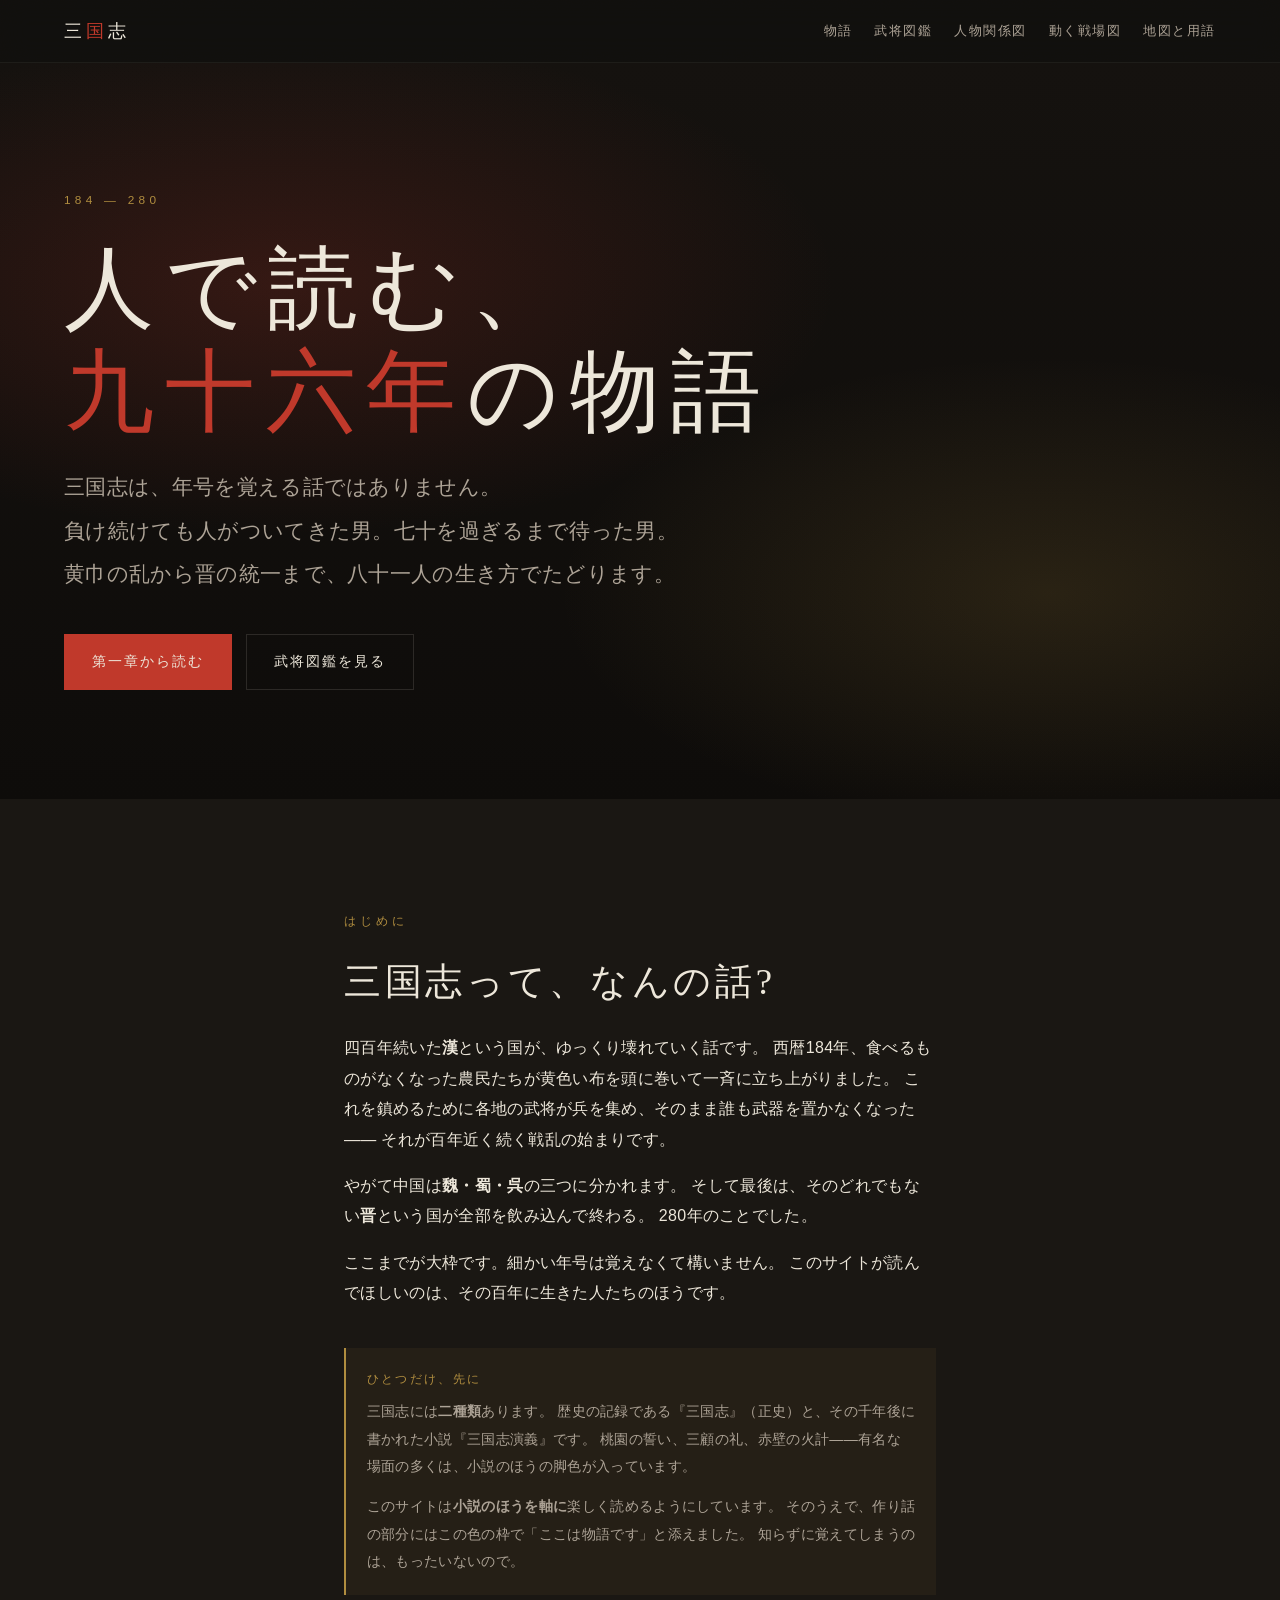
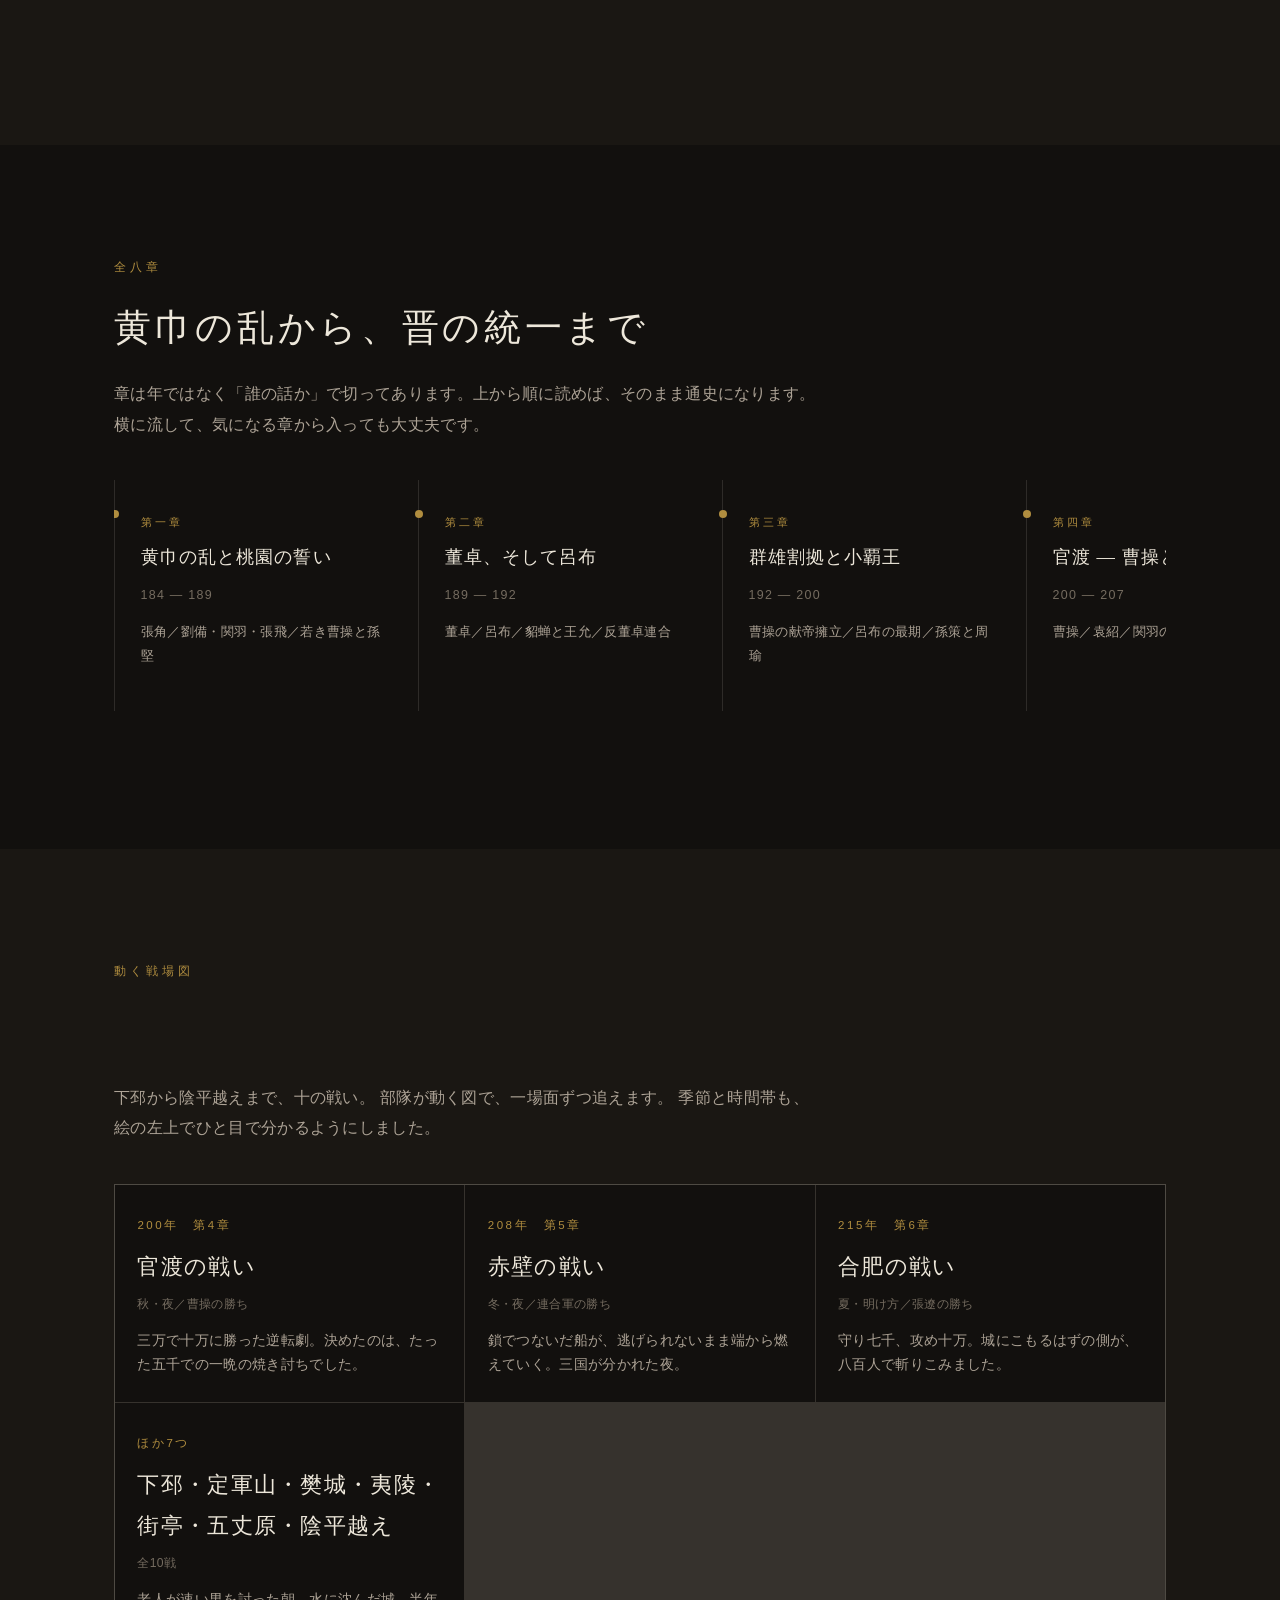
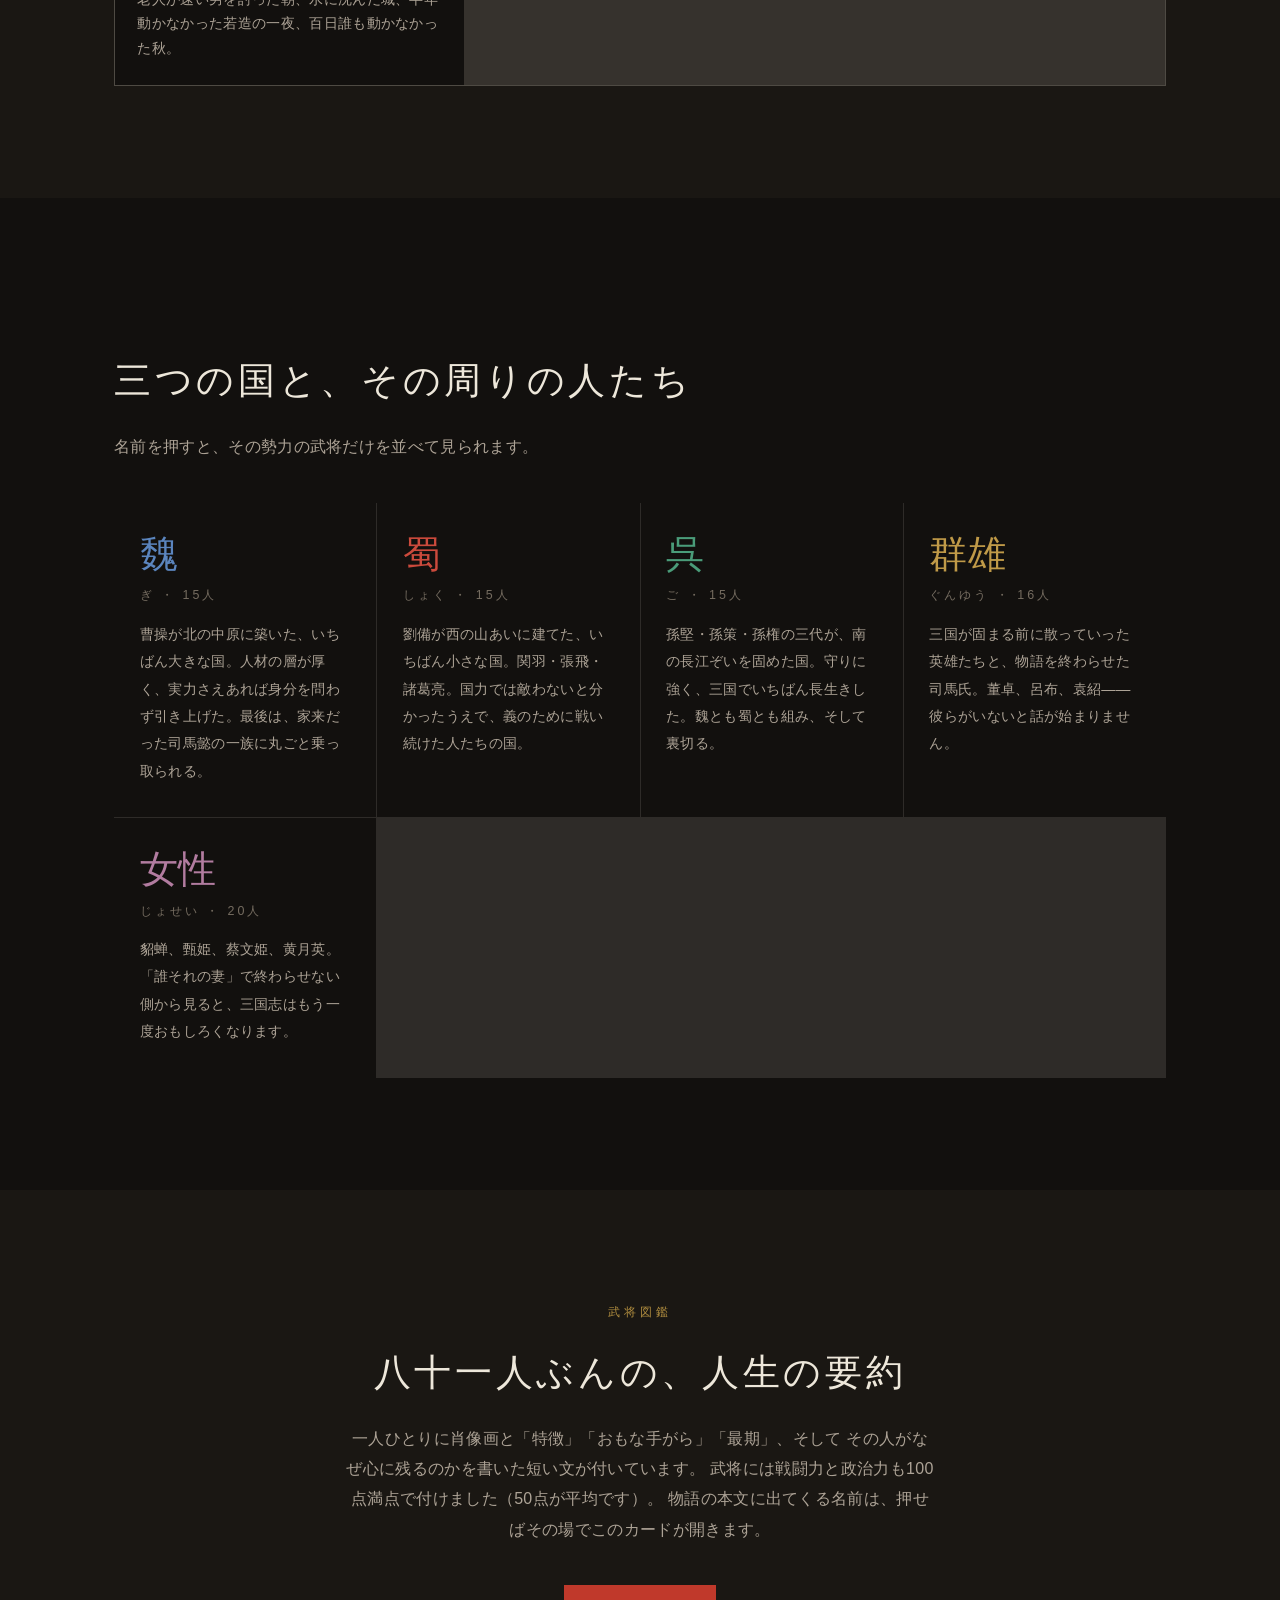
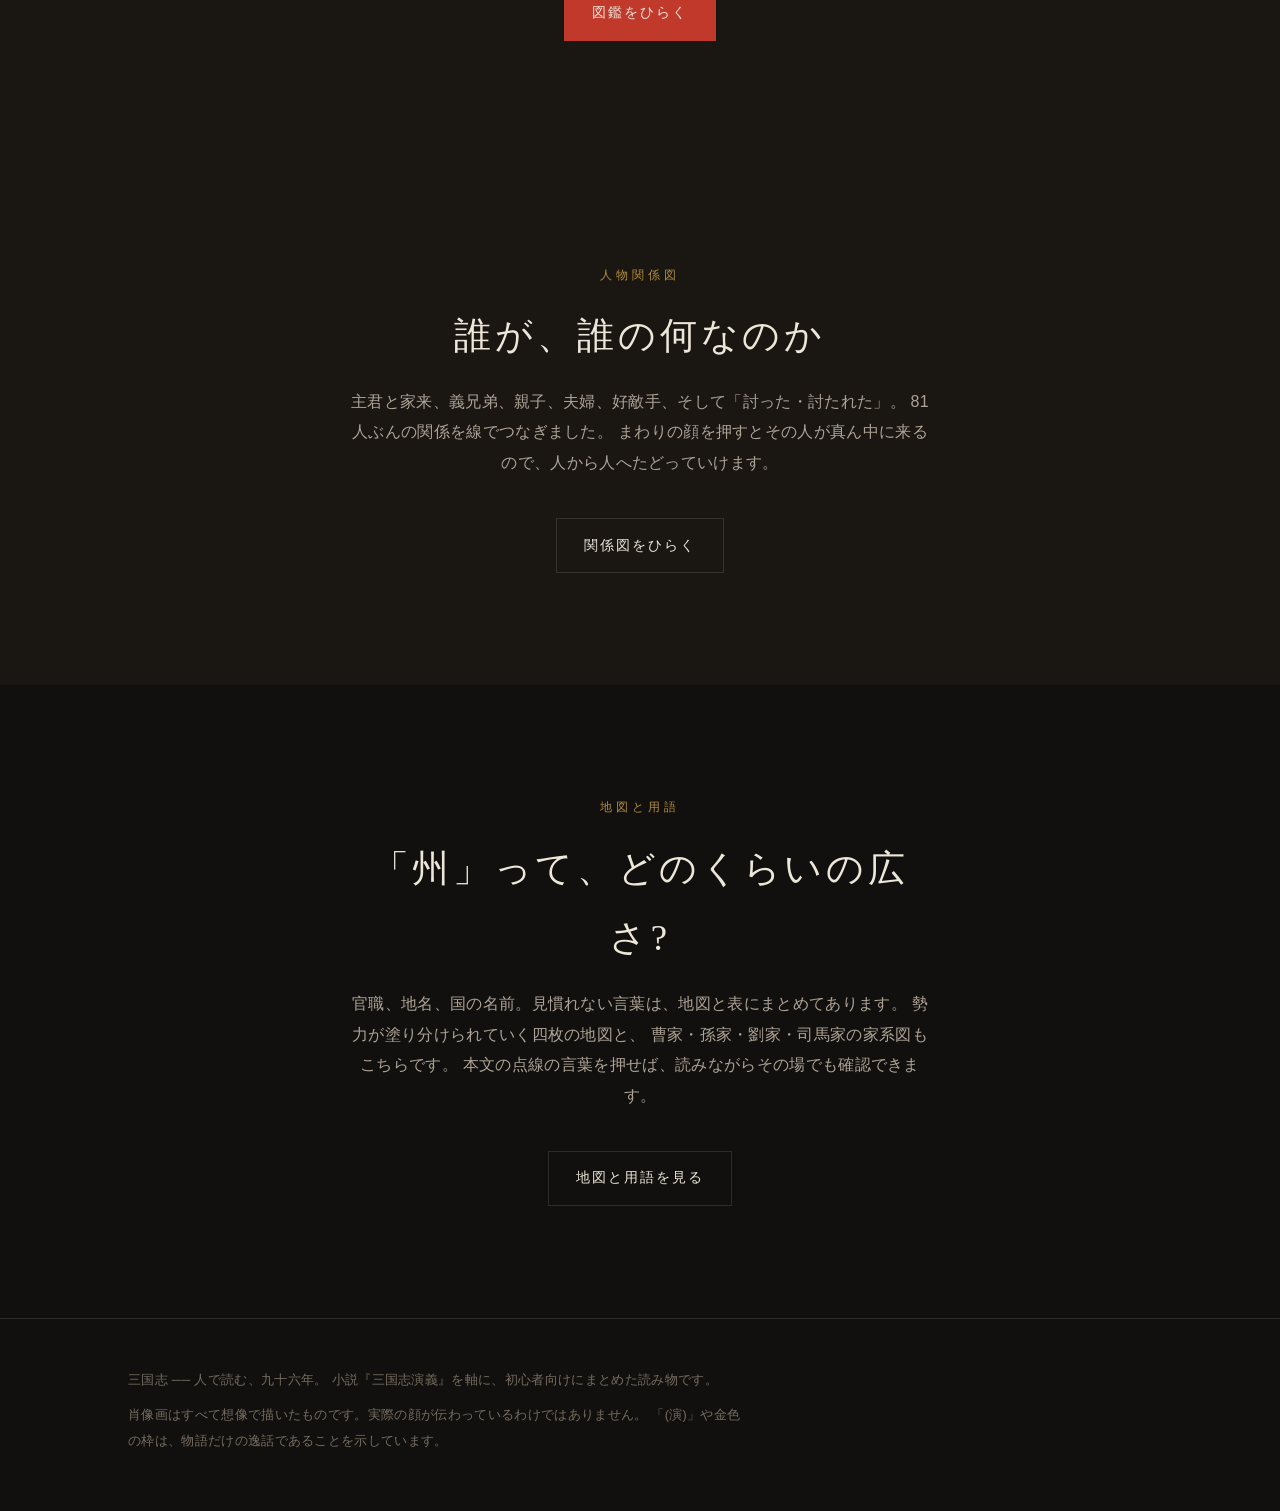
<file: index.html>
<!DOCTYPE html>
<html lang="ja">
<head>
<meta charset="UTF-8">
<meta name="viewport" content="width=device-width, initial-scale=1.0">
<title>三国志 ── 人で読む、九十六年</title>
<meta name="description" content="黄巾の乱から晋の統一まで。年号ではなく、武将たちの人間ドラマで三国志を読む初心者向けサイト。">
<link rel="stylesheet" href="assets/style.css">
</head>
<body data-base="">

<header class="nav">
  <a class="nav__brand" href="index.html">三<b>国</b>志</a>
  <nav class="nav__links">
    <a href="#story">物語</a>
    <a href="bushou.html">武将図鑑</a>
    <a href="kankei.html">人物関係図</a>
    <a href="kassen.html">動く戦場図</a>
    <a href="yougo.html">地図と用語</a>
  </nav>
</header>

<!-- ═══════════ ヒーロー ═══════════ -->
<section class="hero">
  <span class="hero__kanji">漢</span>
  <p class="hero__eyebrow">184 — 280</p>
  <h1 class="hero__title">人で読む、<br><i>九十六年</i>の物語</h1>
  <p class="hero__lede">
    三国志は、年号を覚える話ではありません。<br>
    負け続けても人がついてきた男。七十を過ぎるまで待った男。<br>
    黄巾の乱から晋の統一まで、八十一人の生き方でたどります。
  </p>
  <div class="hero__cta">
    <a class="btn btn--fill" href="story/01.html">第一章から読む</a>
    <a class="btn" href="bushou.html">武将図鑑を見る</a>
  </div>
</section>

<!-- ═══════════ そもそも三国志とは ═══════════ -->
<section class="sec sec--alt" id="howto">
  <div class="wrap wrap--narrow">
    <p class="sec__label rise">はじめに</p>
    <h2 class="sec__title rise">三国志って、なんの話?</h2>
    <div class="rise">
      <p>
        四百年続いた<strong>漢</strong>という国が、ゆっくり壊れていく話です。
        西暦184年、食べるものがなくなった農民たちが黄色い布を頭に巻いて一斉に立ち上がりました。
        これを鎮めるために各地の武将が兵を集め、そのまま誰も武器を置かなくなった——
        それが百年近く続く戦乱の始まりです。
      </p>
      <p>
        やがて中国は<strong>魏・蜀・呉</strong>の三つに分かれます。
        そして最後は、そのどれでもない<strong>晋</strong>という国が全部を飲み込んで終わる。
        280年のことでした。
      </p>
      <p>
        ここまでが大枠です。細かい年号は覚えなくて構いません。
        このサイトが読んでほしいのは、その百年に生きた人たちのほうです。
      </p>
    </div>

    <div class="note rise" style="margin-top:2.5rem">
      <b>ひとつだけ、先に</b>
      <p>
        三国志には<strong>二種類</strong>あります。
        歴史の記録である『三国志』（正史）と、その千年後に書かれた小説『三国志演義』です。
        桃園の誓い、三顧の礼、赤壁の火計——有名な場面の多くは、小説のほうの脚色が入っています。
      </p>
      <p>
        このサイトは<strong>小説のほうを軸に</strong>楽しく読めるようにしています。
        そのうえで、作り話の部分にはこの色の枠で「ここは物語です」と添えました。
        知らずに覚えてしまうのは、もったいないので。
      </p>
    </div>
  </div>
</section>

<!-- ═══════════ 年表（章の入口） ═══════════ -->
<section class="sec" id="story">
  <div class="wrap">
    <p class="sec__label rise">全八章</p>
    <h2 class="sec__title rise">黄巾の乱から、晋の統一まで</h2>
    <p class="sec__lead rise">
      章は年ではなく「誰の話か」で切ってあります。上から順に読めば、そのまま通史になります。
      横に流して、気になる章から入っても大丈夫です。
    </p>
  </div>
  <div class="wrap rise">
    <div class="timeline">
      <div class="timeline__track">

        <a class="tl" href="story/01.html">
          <span class="tl__no">第一章</span>
          <p class="tl__title">黄巾の乱と桃園の誓い</p>
          <p class="tl__years">184 — 189</p>
          <p class="tl__who">張角／劉備・関羽・張飛／若き曹操と孫堅</p>
        </a>

        <a class="tl" href="story/02.html">
          <span class="tl__no">第二章</span>
          <p class="tl__title">董卓、そして呂布</p>
          <p class="tl__years">189 — 192</p>
          <p class="tl__who">董卓／呂布／貂蝉と王允／反董卓連合</p>
        </a>

        <a class="tl" href="story/03.html">
          <span class="tl__no">第三章</span>
          <p class="tl__title">群雄割拠と小覇王</p>
          <p class="tl__years">192 — 200</p>
          <p class="tl__who">曹操の献帝擁立／呂布の最期／孫策と周瑜</p>
        </a>

        <a class="tl" href="story/04.html">
          <span class="tl__no">第四章</span>
          <p class="tl__title">官渡 — 曹操と袁紹</p>
          <p class="tl__years">200 — 207</p>
          <p class="tl__who">曹操／袁紹／関羽の千里行／北方統一</p>
        </a>

        <a class="tl" href="story/05.html">
          <span class="tl__no">第五章</span>
          <p class="tl__title">三顧の礼と赤壁</p>
          <p class="tl__years">207 — 208</p>
          <p class="tl__who">諸葛亮／趙雲の長坂／魯粛と周瑜／黄蓋</p>
        </a>

        <a class="tl" href="story/06.html">
          <span class="tl__no">第六章</span>
          <p class="tl__title">三国が並び立つ</p>
          <p class="tl__years">209 — 220</p>
          <p class="tl__who">龐統と法正／定軍山／合肥の張遼／関羽の死／曹操の死</p>
        </a>

        <a class="tl" href="story/07.html">
          <span class="tl__no">第七章</span>
          <p class="tl__title">夷陵、そして五丈原</p>
          <p class="tl__years">221 — 234</p>
          <p class="tl__who">張飛の死／夷陵の陸遜／白帝城の託孤／五丈原の諸葛亮と司馬懿</p>
        </a>

        <a class="tl" href="story/08.html">
          <span class="tl__no">第八章</span>
          <p class="tl__title">幕引き — 晋の統一</p>
          <p class="tl__years">235 — 280</p>
          <p class="tl__who">司馬懿の高平陵の変／姜維／鄧艾／司馬炎</p>
        </a>

      </div>
    </div>
  </div>
</section>

<!-- ═══════════ 動く戦場図 ═══════════ -->
<section class="sec sec--alt">
  <div class="wrap">
    <p class="sec__label rise">動く戦場図</p>
    <h2 class="sec__title rise">その戦い、どう動いたのか</h2>
    <p class="sec__lead rise">
      下邳から陰平越えまで、十の戦い。
      部隊が動く図で、一場面ずつ追えます。
      季節と時間帯も、絵の左上でひと目で分かるようにしました。
    </p>
  </div>
  <div class="wrap rise">
    <div class="ks-list">
      <a class="ks-card" href="kassen.html#kanto" style="text-decoration:none">
        <span class="ks-card__year">200年　第4章</span>
        <p class="ks-card__name">官渡の戦い</p>
        <p class="ks-card__place">秋・夜／曹操の勝ち</p>
        <p class="ks-card__lead">三万で十万に勝った逆転劇。決めたのは、たった五千での一晩の焼き討ちでした。</p>
      </a>
      <a class="ks-card" href="kassen.html#sekiheki" style="text-decoration:none">
        <span class="ks-card__year">208年　第5章</span>
        <p class="ks-card__name">赤壁の戦い</p>
        <p class="ks-card__place">冬・夜／連合軍の勝ち</p>
        <p class="ks-card__lead">鎖でつないだ船が、逃げられないまま端から燃えていく。三国が分かれた夜。</p>
      </a>
      <a class="ks-card" href="kassen.html#gappi" style="text-decoration:none">
        <span class="ks-card__year">215年　第6章</span>
        <p class="ks-card__name">合肥の戦い</p>
        <p class="ks-card__place">夏・明け方／張遼の勝ち</p>
        <p class="ks-card__lead">守り七千、攻め十万。城にこもるはずの側が、八百人で斬りこみました。</p>
      </a>
      <a class="ks-card" href="kassen.html" style="text-decoration:none">
        <span class="ks-card__year">ほか7つ</span>
        <p class="ks-card__name">下邳・定軍山・樊城・夷陵・街亭・五丈原・陰平越え</p>
        <p class="ks-card__place">全10戦</p>
        <p class="ks-card__lead">老人が速い男を討った朝、水に沈んだ城、半年動かなかった若造の一夜、百日誰も動かなかった秋。</p>
      </a>
    </div>
  </div>
</section>

<!-- ═══════════ 三つの国 ═══════════ -->
<section class="sec" id="sides">
  <div class="wrap">
    <p class="sec__label rise">勢力</p>
    <h2 class="sec__title rise">三つの国と、その周りの人たち</h2>
    <p class="sec__lead rise">
      名前を押すと、その勢力の武将だけを並べて見られます。
    </p>
  </div>
  <div class="wrap rise">
    <div class="sides">
      <a class="side" href="bushou.html#gi" style="--c:var(--gi);text-decoration:none">
        <p class="side__mark">魏</p>
        <p class="side__name">ぎ ・ 15人</p>
        <p class="side__text">曹操が北の中原に築いた、いちばん大きな国。人材の層が厚く、実力さえあれば身分を問わず引き上げた。最後は、家来だった司馬懿の一族に丸ごと乗っ取られる。</p>
      </a>
      <a class="side" href="bushou.html#shoku" style="--c:var(--shoku);text-decoration:none">
        <p class="side__mark">蜀</p>
        <p class="side__name">しょく ・ 15人</p>
        <p class="side__text">劉備が西の山あいに建てた、いちばん小さな国。関羽・張飛・諸葛亮。国力では敵わないと分かったうえで、義のために戦い続けた人たちの国。</p>
      </a>
      <a class="side" href="bushou.html#go" style="--c:var(--go);text-decoration:none">
        <p class="side__mark">呉</p>
        <p class="side__name">ご ・ 15人</p>
        <p class="side__text">孫堅・孫策・孫権の三代が、南の長江ぞいを固めた国。守りに強く、三国でいちばん長生きした。魏とも蜀とも組み、そして裏切る。</p>
      </a>
      <a class="side" href="bushou.html#gunyu" style="--c:var(--gunyu);text-decoration:none">
        <p class="side__mark">群雄</p>
        <p class="side__name">ぐんゆう ・ 16人</p>
        <p class="side__text">三国が固まる前に散っていった英雄たちと、物語を終わらせた司馬氏。董卓、呂布、袁紹——彼らがいないと話が始まりません。</p>
      </a>
      <a class="side" href="bushou.html#josei" style="--c:var(--josei);text-decoration:none">
        <p class="side__mark">女性</p>
        <p class="side__name">じょせい ・ 20人</p>
        <p class="side__text">貂蝉、甄姫、蔡文姫、黄月英。「誰それの妻」で終わらせない側から見ると、三国志はもう一度おもしろくなります。</p>
      </a>
    </div>
  </div>
</section>

<!-- ═══════════ 図鑑への入口 ═══════════ -->
<section class="sec sec--alt">
  <div class="wrap wrap--narrow rise" style="text-align:center">
    <p class="sec__label">武将図鑑</p>
    <h2 class="sec__title">八十一人ぶんの、人生の要約</h2>
    <p class="sec__lead" style="margin-inline:auto">
      一人ひとりに肖像画と「特徴」「おもな手がら」「最期」、そして
      その人がなぜ心に残るのかを書いた短い文が付いています。
      武将には戦闘力と政治力も100点満点で付けました（50点が平均です）。
      物語の本文に出てくる名前は、押せばその場でこのカードが開きます。
    </p>
    <a class="btn btn--fill" href="bushou.html">図鑑をひらく</a>
  </div>
</section>

<!-- ═══════════ 関係図への入口 ═══════════ -->
<section class="sec sec--alt">
  <div class="wrap wrap--narrow rise" style="text-align:center">
    <p class="sec__label">人物関係図</p>
    <h2 class="sec__title">誰が、誰の何なのか</h2>
    <p class="sec__lead" style="margin-inline:auto">
      主君と家来、義兄弟、親子、夫婦、好敵手、そして「討った・討たれた」。
      81人ぶんの関係を線でつなぎました。
      まわりの顔を押すとその人が真ん中に来るので、人から人へたどっていけます。
    </p>
    <a class="btn" href="kankei.html">関係図をひらく</a>
  </div>
</section>

<!-- ═══════════ 地図と用語への入口 ═══════════ -->
<section class="sec">
  <div class="wrap wrap--narrow rise" style="text-align:center">
    <p class="sec__label">地図と用語</p>
    <h2 class="sec__title">「州」って、どのくらいの広さ?</h2>
    <p class="sec__lead" style="margin-inline:auto">
      官職、地名、国の名前。見慣れない言葉は、地図と表にまとめてあります。
      勢力が塗り分けられていく四枚の地図と、
      曹家・孫家・劉家・司馬家の家系図もこちらです。
      本文の点線の言葉を押せば、読みながらその場でも確認できます。
    </p>
    <a class="btn" href="yougo.html">地図と用語を見る</a>
  </div>
</section>

<footer class="foot">
  <div class="wrap">
    <p>
      三国志 ── 人で読む、九十六年。
      小説『三国志演義』を軸に、初心者向けにまとめた読み物です。
    </p>
    <p>
      肖像画はすべて想像で描いたものです。実際の顔が伝わっているわけではありません。
      「(演)」や金色の枠は、物語だけの逸話であることを示しています。
    </p>
  </div>
</footer>

<script src="assets/data/bushou.js"></script>
<script src="assets/data/terms.js"></script>
<script src="assets/data/kankei.js"></script>
<script src="assets/script.js"></script>
</body>
</html>
</file>
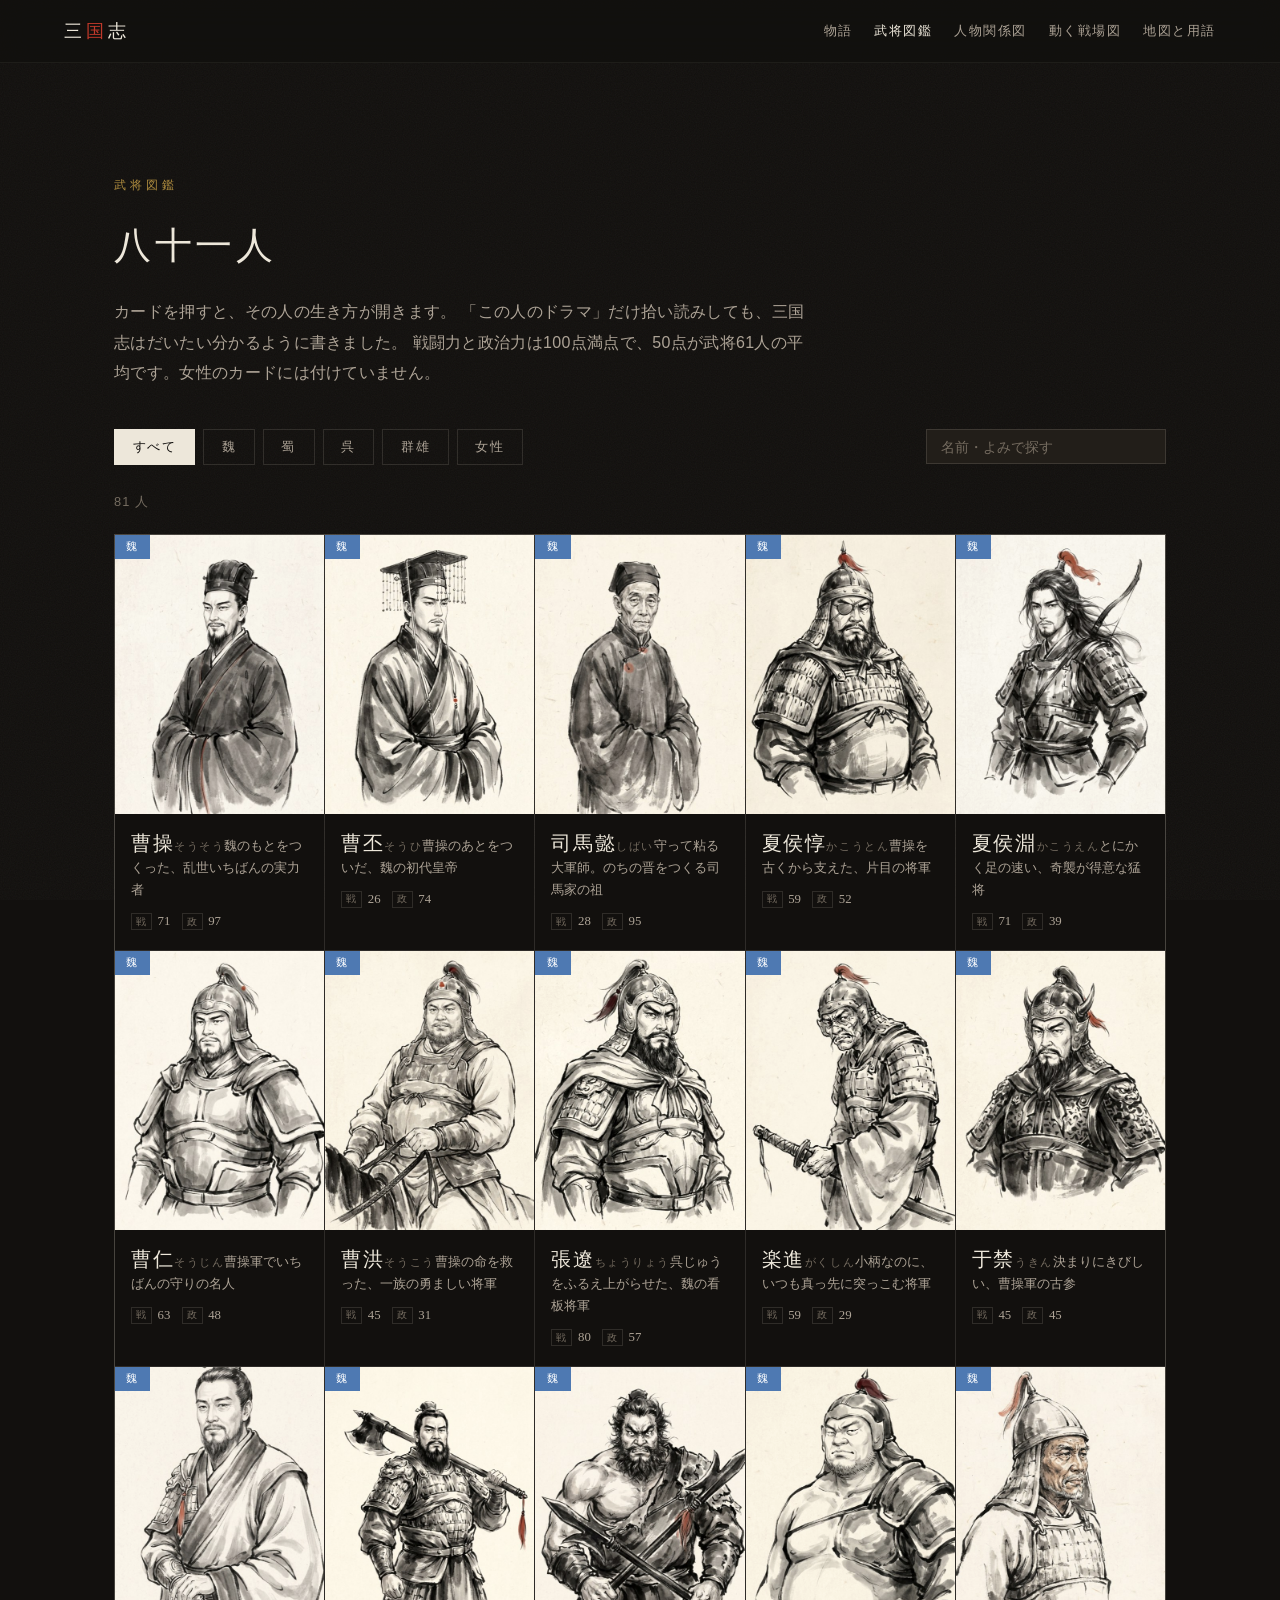
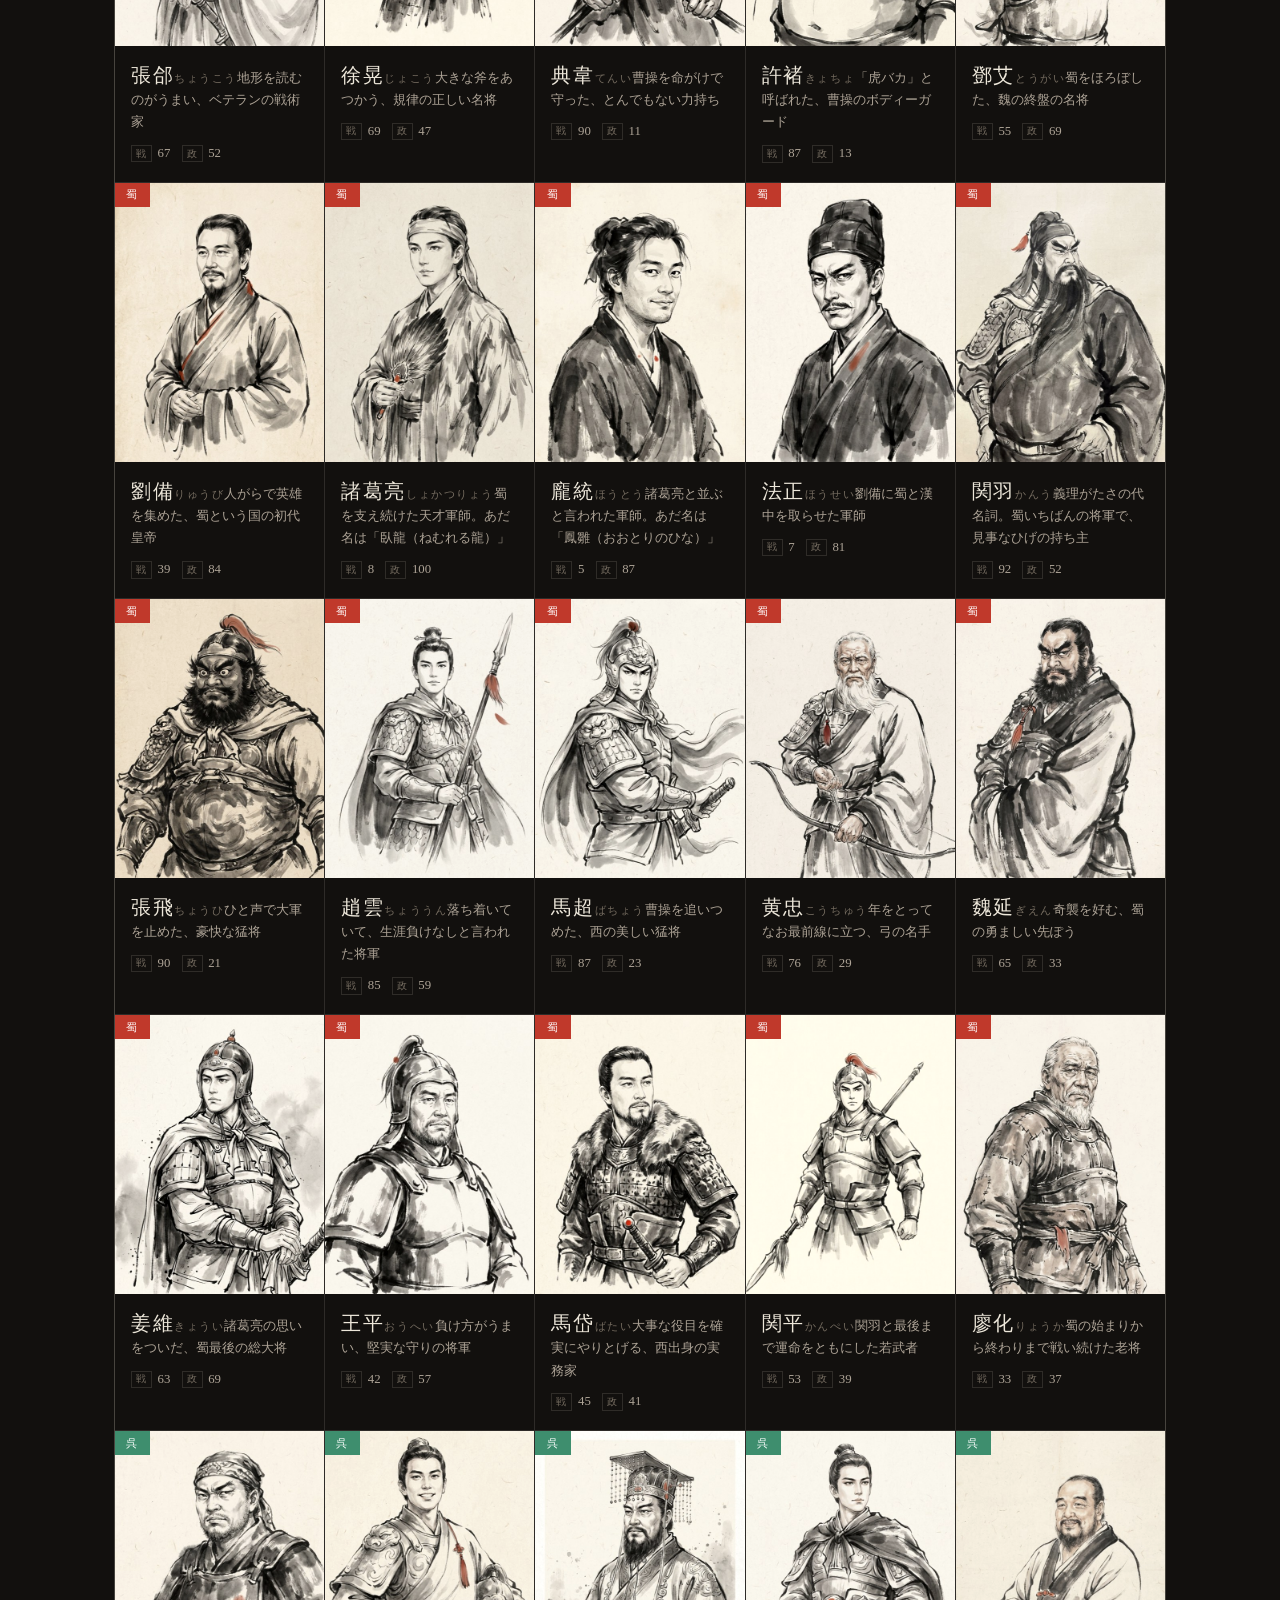
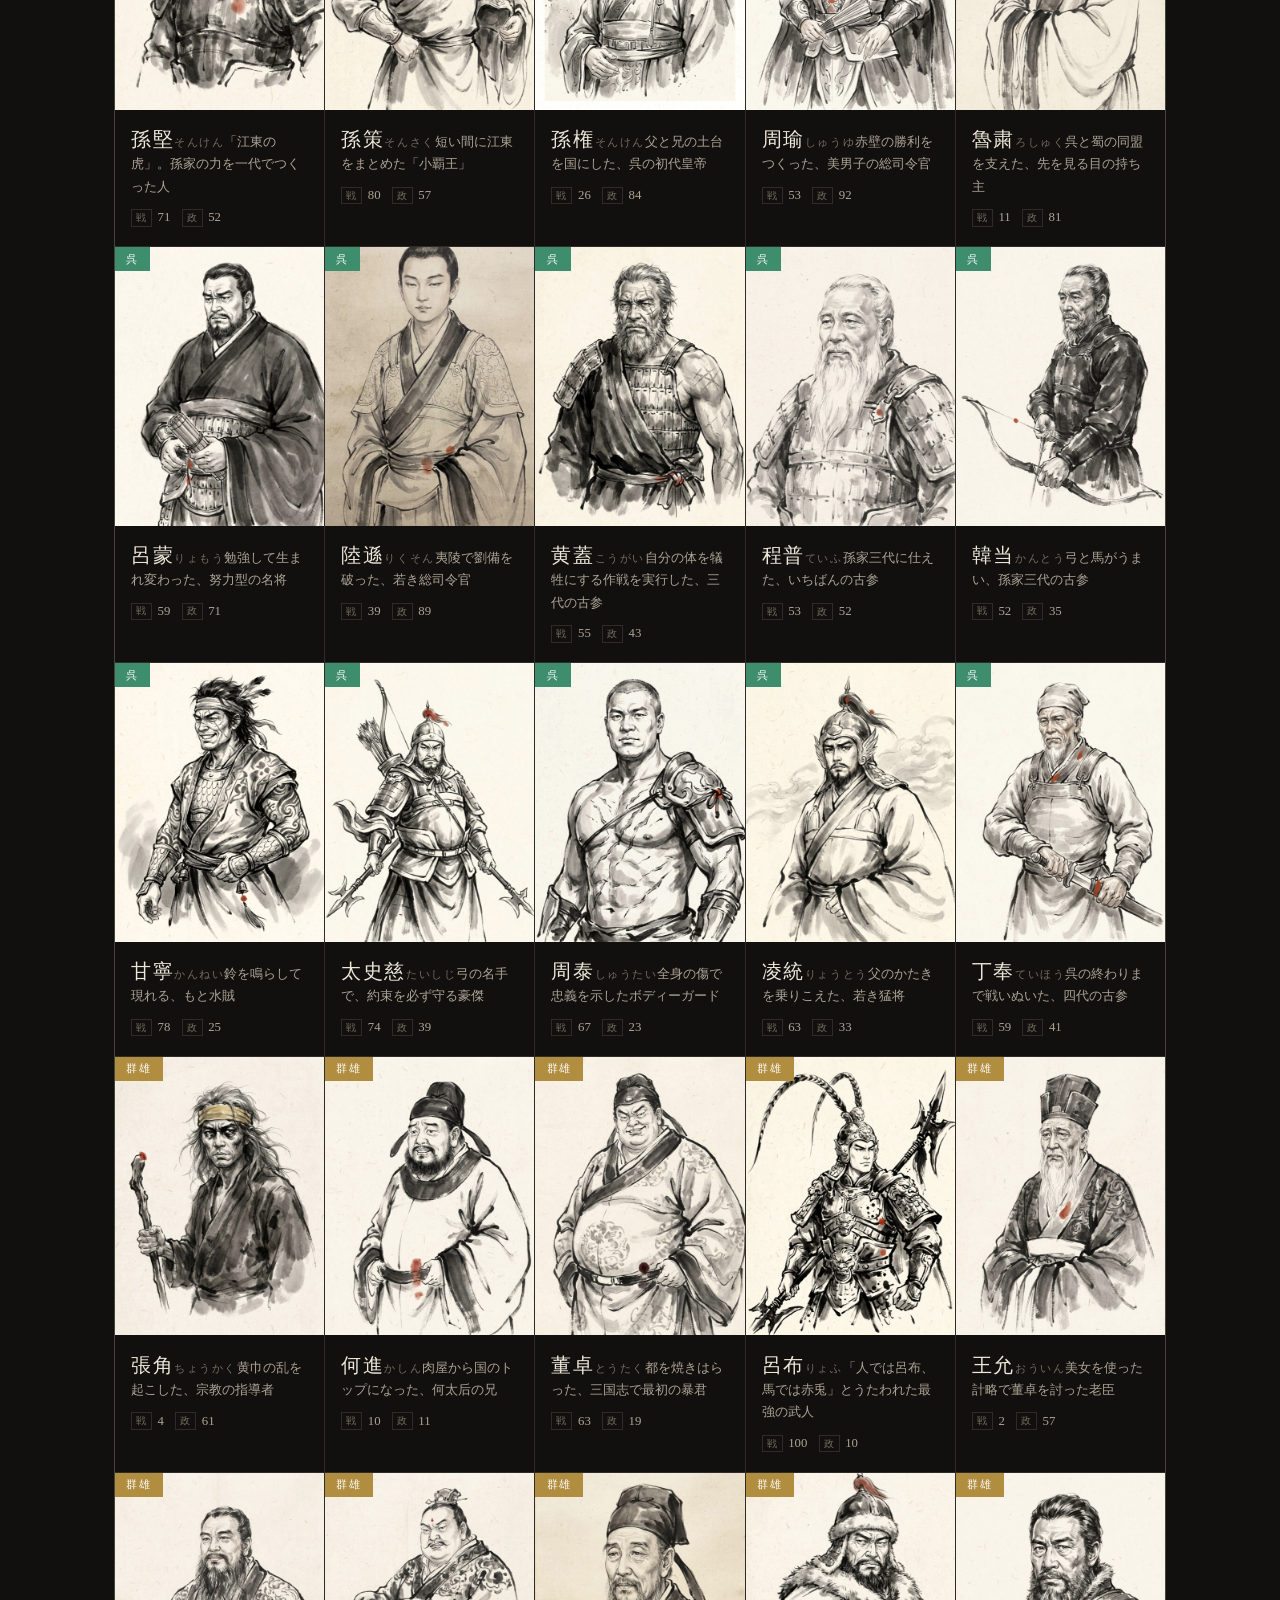
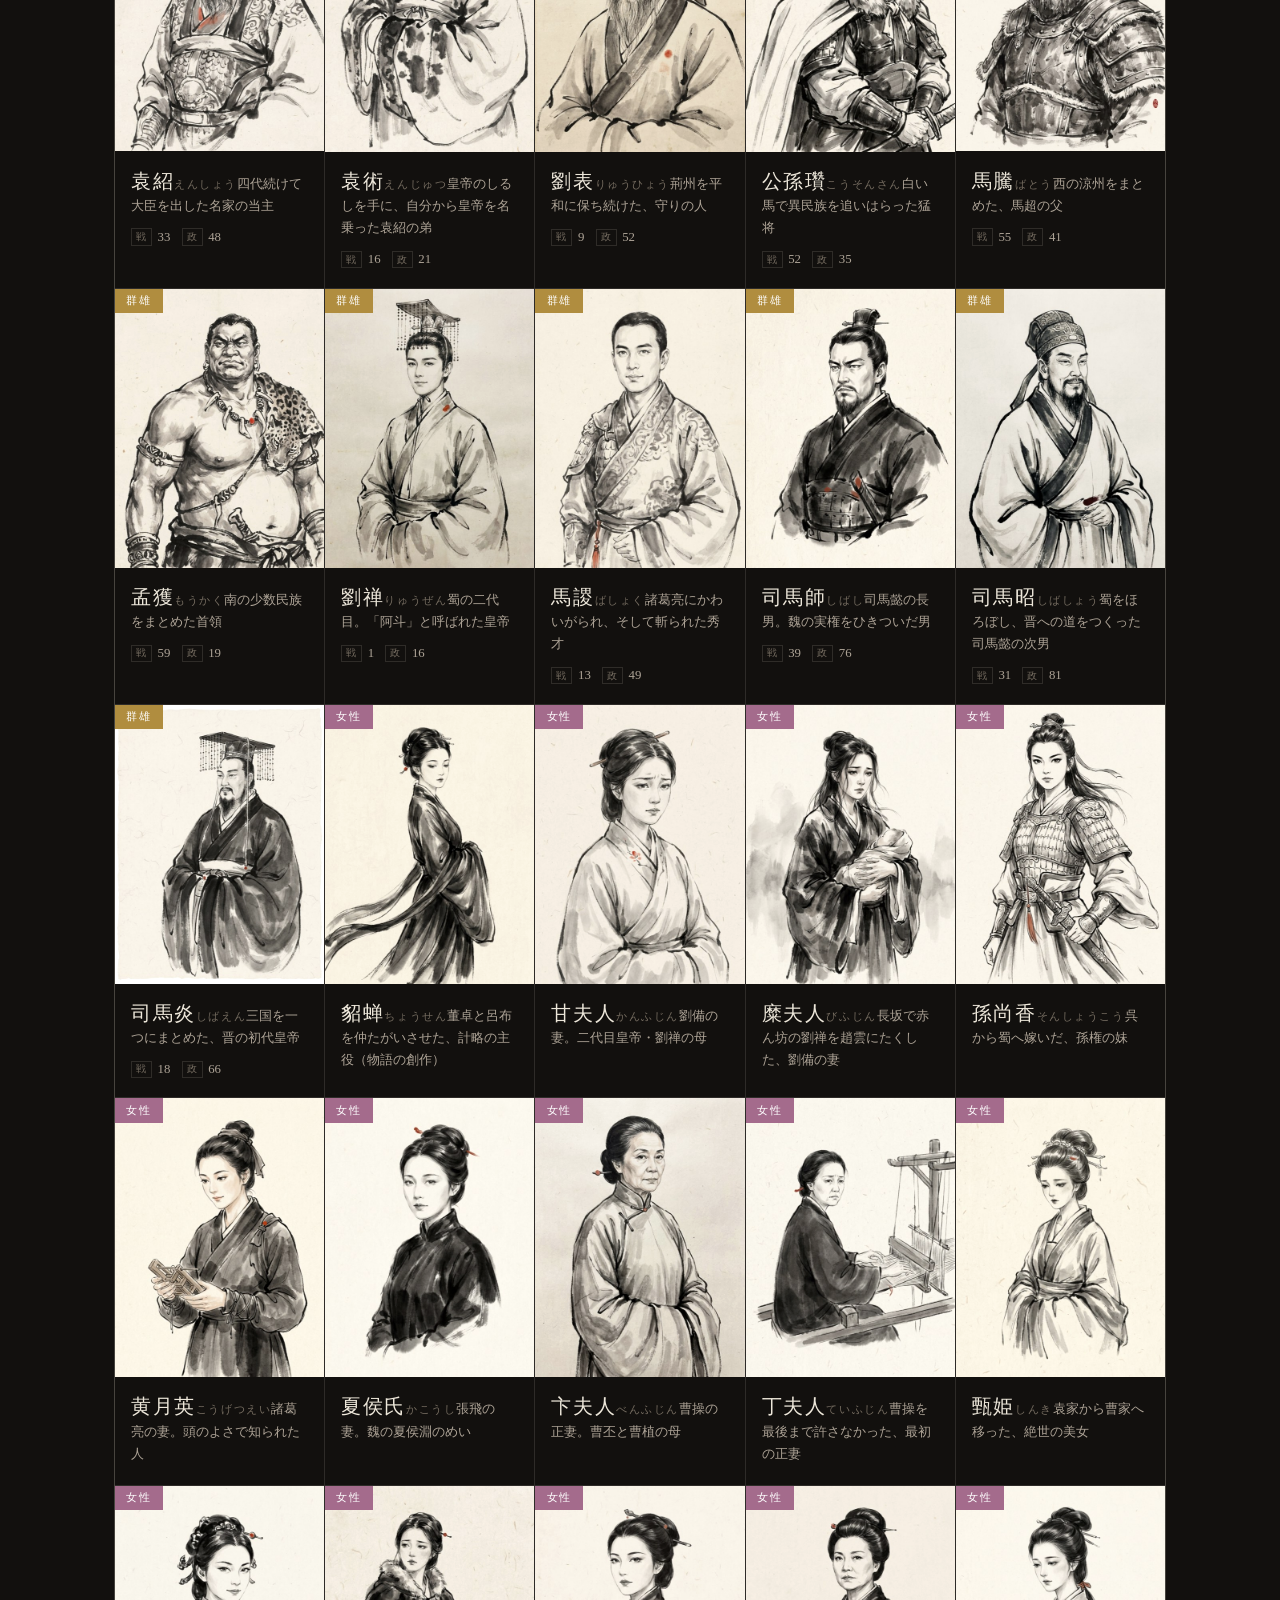
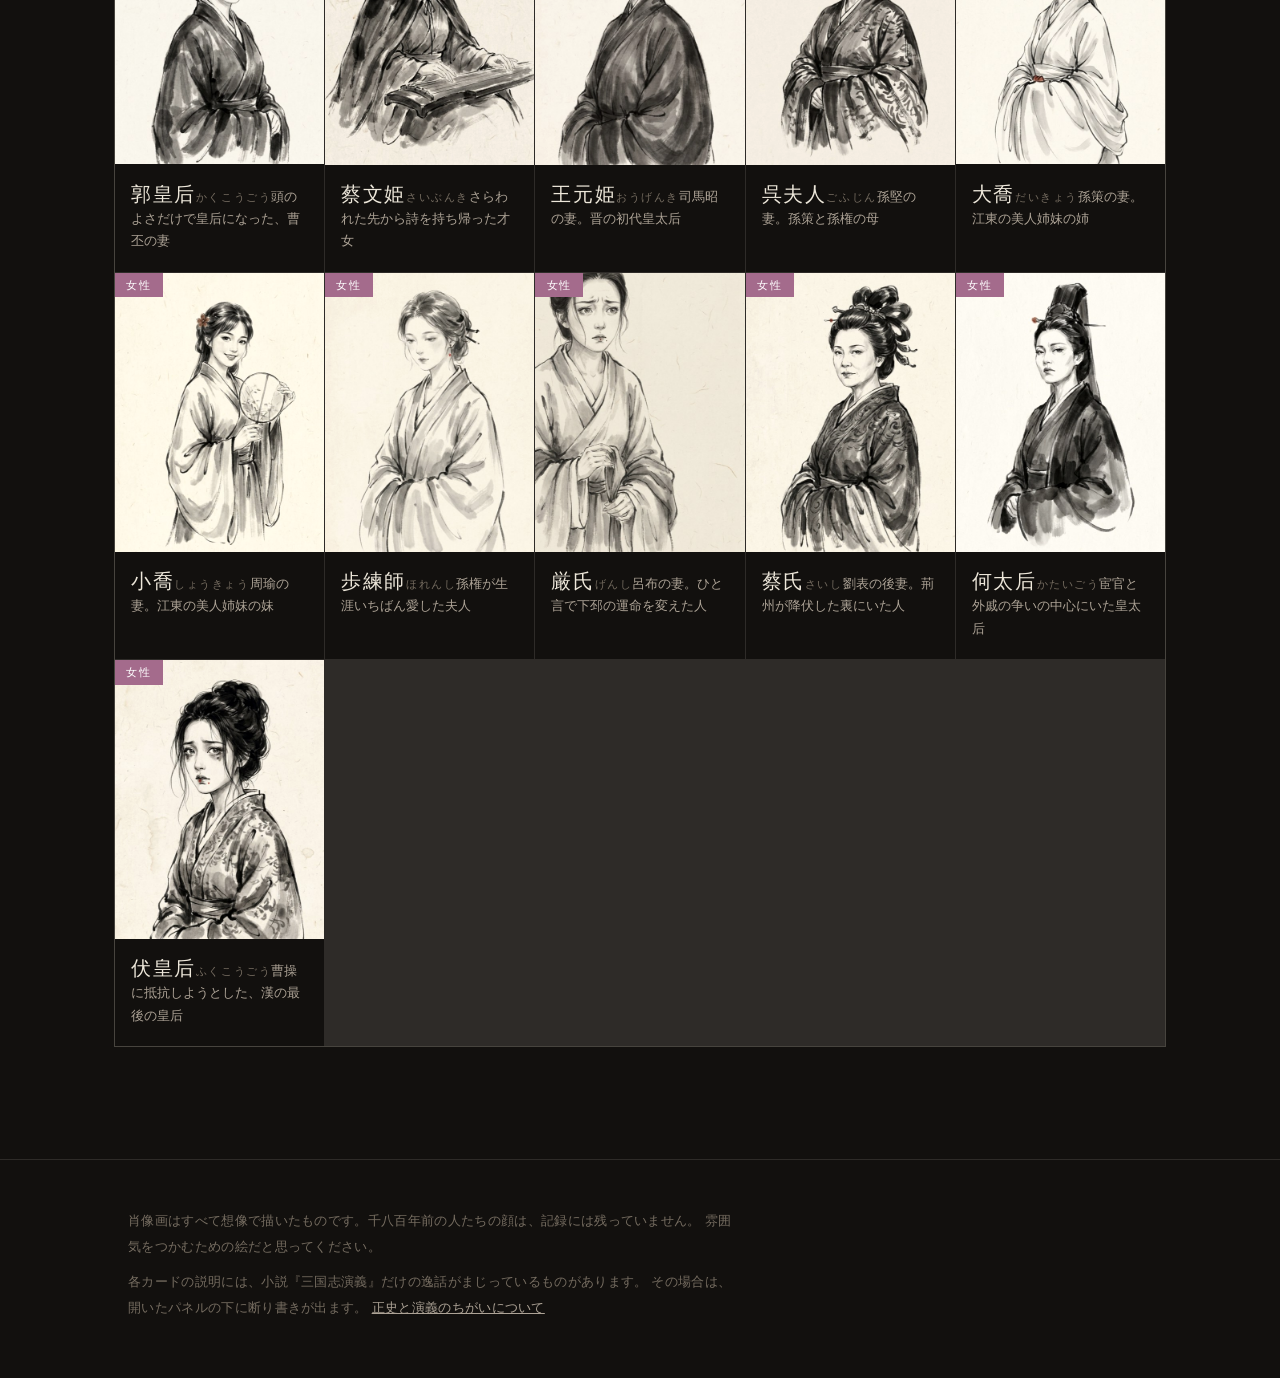
<file: bushou.html>
<!DOCTYPE html>
<html lang="ja">
<head>
<meta charset="UTF-8">
<meta name="viewport" content="width=device-width, initial-scale=1.0">
<title>武将図鑑 ── 三国志</title>
<meta name="description" content="魏・蜀・呉・群雄・女性、あわせて80人。三国志の人物を、人間ドラマつきで一覧できる図鑑。">
<link rel="stylesheet" href="assets/style.css">
</head>
<body data-base="">

<header class="nav">
  <a class="nav__brand" href="index.html">三<b>国</b>志</a>
  <nav class="nav__links">
    <a href="index.html#story">物語</a>
    <a href="bushou.html" aria-current="page">武将図鑑</a>
    <a href="kankei.html">人物関係図</a>
    <a href="kassen.html">動く戦場図</a>
    <a href="yougo.html">地図と用語</a>
  </nav>
</header>

<section class="sec">
  <div class="wrap">
    <p class="sec__label">武将図鑑</p>
    <h1 class="sec__title">八十一人</h1>
    <p class="sec__lead">
      カードを押すと、その人の生き方が開きます。
      「この人のドラマ」だけ拾い読みしても、三国志はだいたい分かるように書きました。
      戦闘力と政治力は100点満点で、50点が武将61人の平均です。女性のカードには付けていません。
    </p>

    <div class="filters">
      <button class="chip" data-side="all" aria-pressed="true">すべて</button>
      <button class="chip" data-side="gi" aria-pressed="false">魏</button>
      <button class="chip" data-side="shoku" aria-pressed="false">蜀</button>
      <button class="chip" data-side="go" aria-pressed="false">呉</button>
      <button class="chip" data-side="gunyu" aria-pressed="false">群雄</button>
      <button class="chip" data-side="josei" aria-pressed="false">女性</button>
      <input class="search" id="search" type="search" placeholder="名前・よみで探す" aria-label="名前で探す">
    </div>
    <p class="count" id="count"></p>

    <div class="cards" id="cards"></div>
  </div>
</section>

<footer class="foot">
  <div class="wrap">
    <p>
      肖像画はすべて想像で描いたものです。千八百年前の人たちの顔は、記録には残っていません。
      雰囲気をつかむための絵だと思ってください。
    </p>
    <p>
      各カードの説明には、小説『三国志演義』だけの逸話がまじっているものがあります。
      その場合は、開いたパネルの下に断り書きが出ます。
      <a href="index.html#howto">正史と演義のちがいについて</a>
    </p>
  </div>
</footer>

<script src="assets/data/bushou.js"></script>
<script src="assets/data/terms.js"></script>
<script src="assets/data/kankei.js"></script>
<script src="assets/script.js"></script>
</body>
</html>
</file>
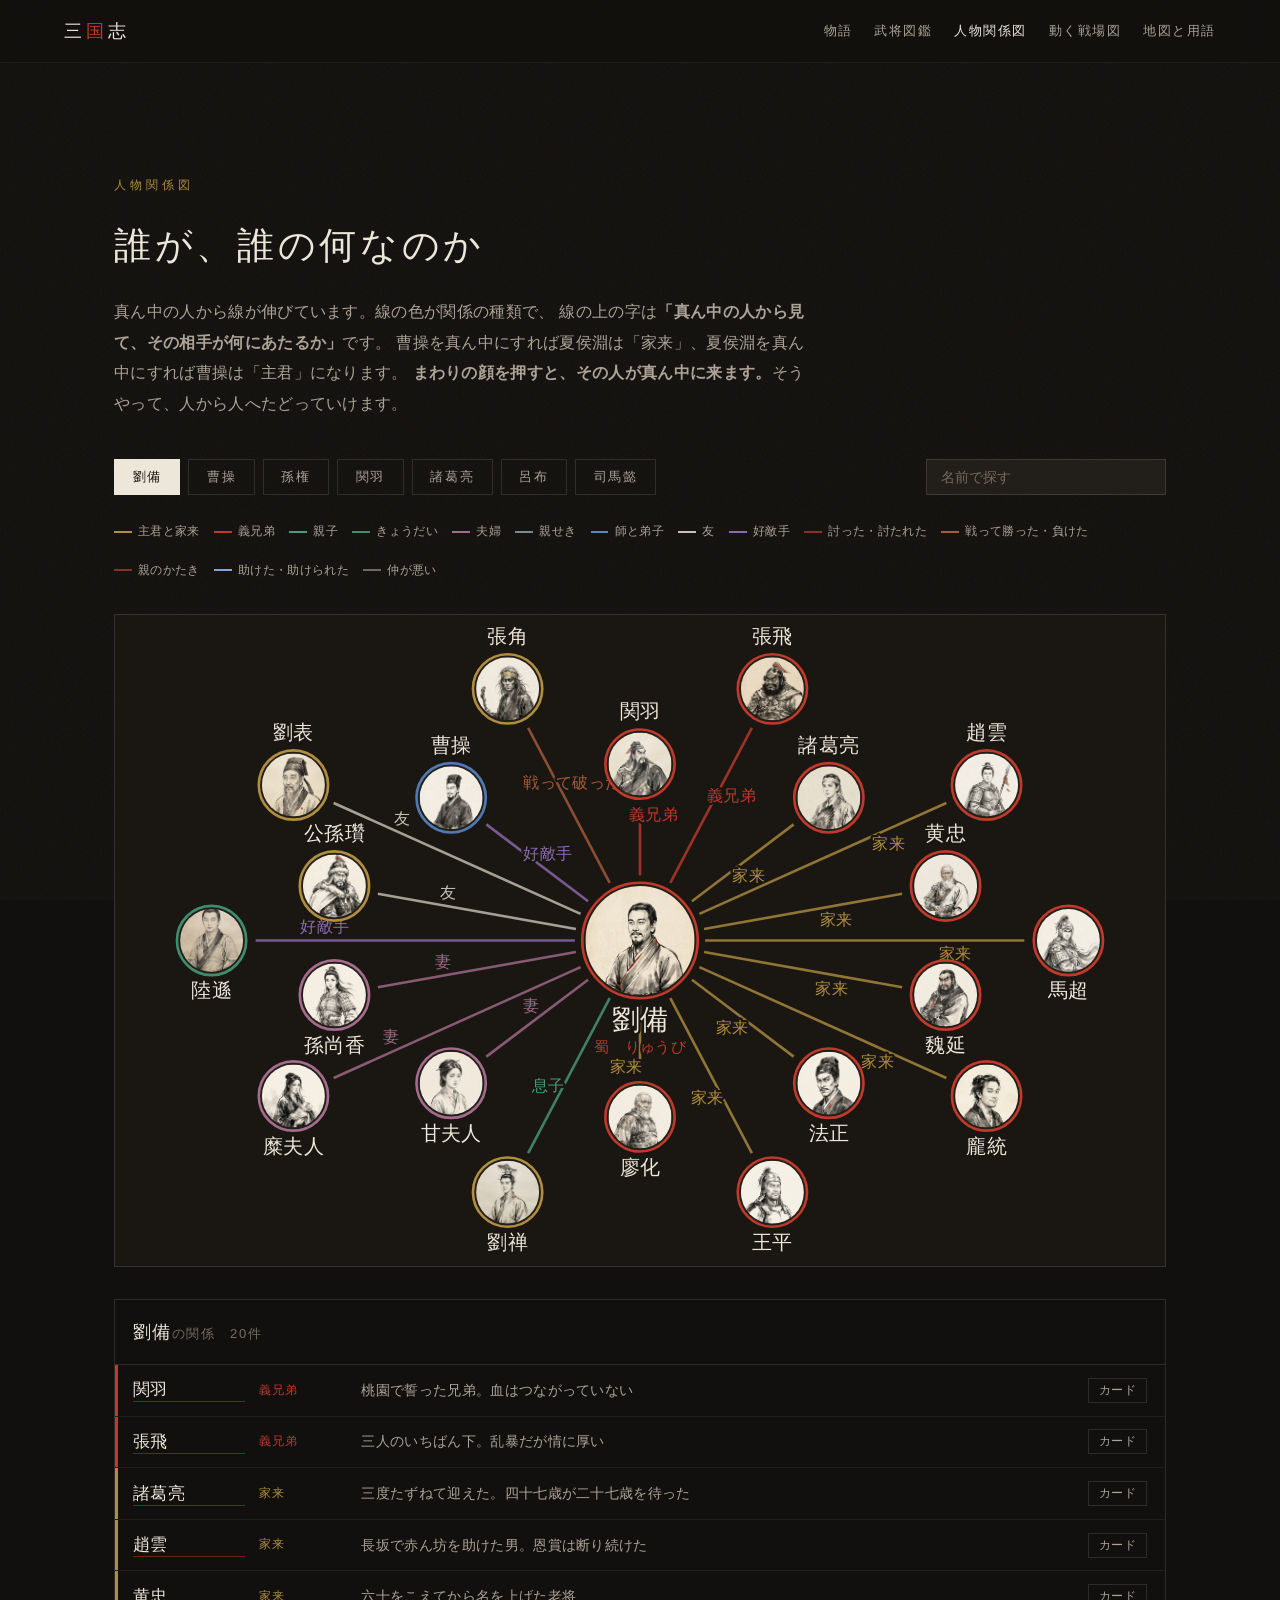
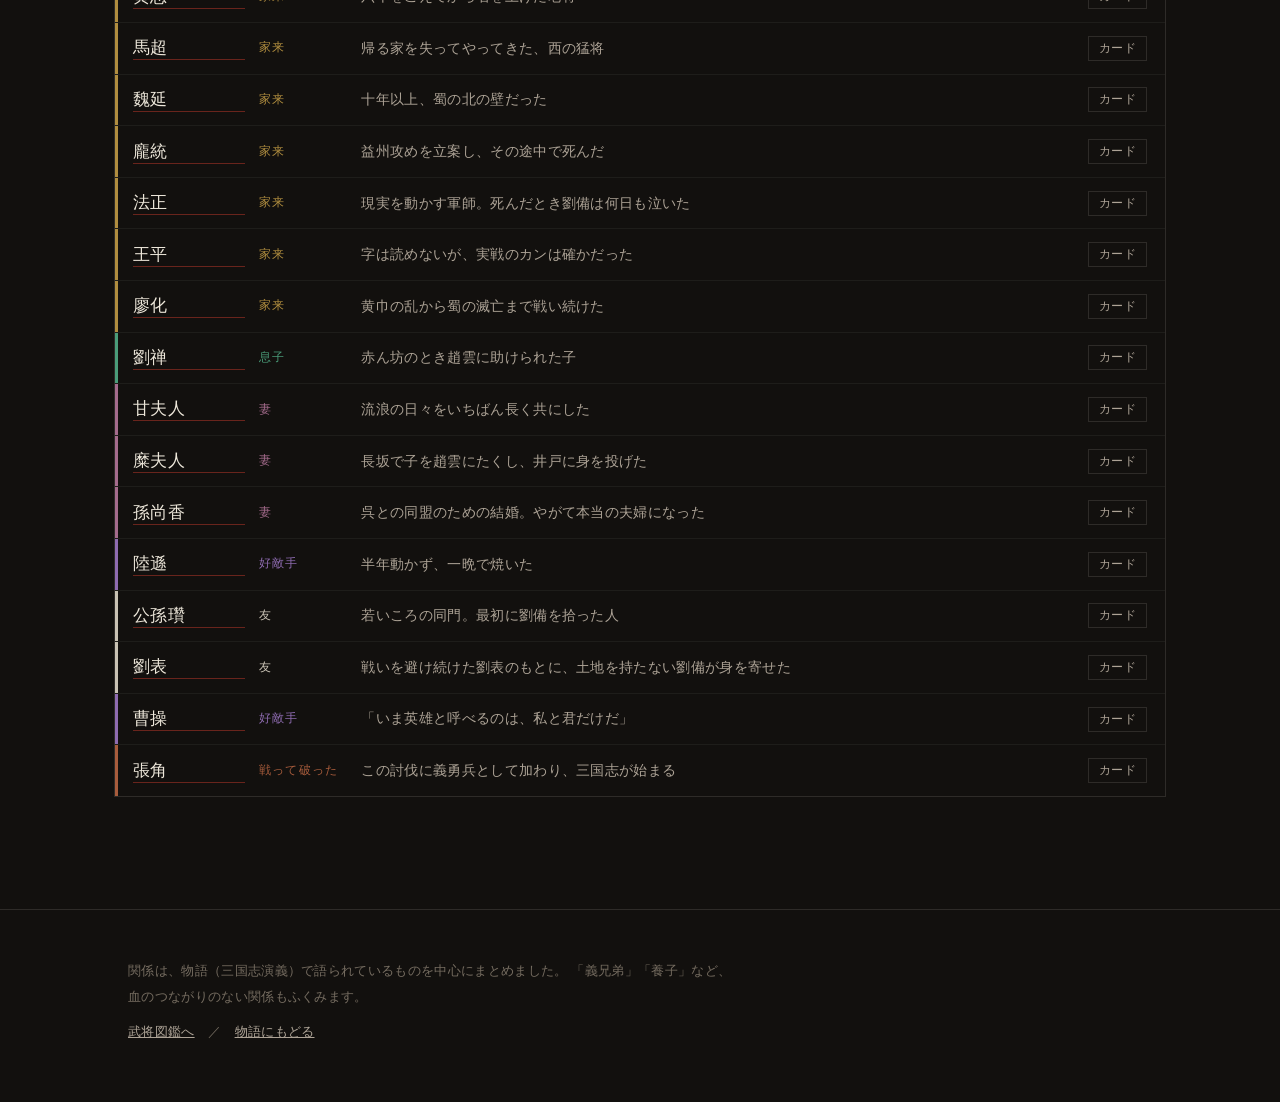
<file: kankei.html>
<!DOCTYPE html>
<html lang="ja">
<head>
<meta charset="UTF-8">
<meta name="viewport" content="width=device-width, initial-scale=1.0">
<title>人物関係図 ── 三国志</title>
<meta name="description" content="誰が誰の主君で、誰と義兄弟で、誰を討ったのか。81人の関係を、たどりながら見られる関係図。">
<link rel="stylesheet" href="assets/style.css">
</head>
<body data-base="">

<header class="nav">
  <a class="nav__brand" href="index.html">三<b>国</b>志</a>
  <nav class="nav__links">
    <a href="index.html#story">物語</a>
    <a href="bushou.html">武将図鑑</a>
    <a href="kankei.html" aria-current="page">人物関係図</a>
    <a href="kassen.html">動く戦場図</a>
    <a href="yougo.html">地図と用語</a>
  </nav>
</header>

<section class="sec">
  <div class="wrap">
    <p class="sec__label">人物関係図</p>
    <h1 class="sec__title">誰が、誰の何なのか</h1>
    <p class="sec__lead">
      真ん中の人から線が伸びています。線の色が関係の種類で、
      線の上の字は<strong>「真ん中の人から見て、その相手が何にあたるか」</strong>です。
      曹操を真ん中にすれば夏侯淵は「家来」、夏侯淵を真ん中にすれば曹操は「主君」になります。
      <strong>まわりの顔を押すと、その人が真ん中に来ます。</strong>そうやって、人から人へたどっていけます。
    </p>

    <div class="filters">
      <button class="chip" data-c="劉備">劉備</button>
      <button class="chip" data-c="曹操">曹操</button>
      <button class="chip" data-c="孫権">孫権</button>
      <button class="chip" data-c="関羽">関羽</button>
      <button class="chip" data-c="諸葛亮">諸葛亮</button>
      <button class="chip" data-c="呂布">呂布</button>
      <button class="chip" data-c="司馬懿">司馬懿</button>
      <input class="search" id="kk-search" type="search" placeholder="名前で探す" aria-label="名前で探す">
    </div>

    <div class="kk-legend" id="kk-legend"></div>
    <div class="figbox" style="overflow-x:auto">
      <svg id="kk" viewBox="0 0 1000 620" role="img" aria-label="人物関係図" style="min-width:40rem"></svg>
    </div>
    <div class="kk-list" id="kk-list"></div>
  </div>
</section>

<footer class="foot">
  <div class="wrap">
    <p>
      関係は、物語（三国志演義）で語られているものを中心にまとめました。
      「義兄弟」「養子」など、血のつながりのない関係もふくみます。
    </p>
    <p><a href="bushou.html">武将図鑑へ</a>　／　<a href="index.html#story">物語にもどる</a></p>
  </div>
</footer>

<script src="assets/data/bushou.js"></script>
<script src="assets/data/terms.js"></script>
<script src="assets/data/kankei.js"></script>
<script src="assets/script.js"></script>
<script>
(function () {
  var NS = "http://www.w3.org/2000/svg";
  var svg = document.getElementById("kk");
  var listEl = document.getElementById("kk-list");
  var BY = {};
  BUSHOU.forEach(function (b) { BY[b.id] = b; });

  document.getElementById("kk-legend").innerHTML =
    Object.keys(KANKEI_TYPE).map(function (k) {
      var t = KANKEI_TYPE[k];
      return '<span class="kk-legend__item"><i style="background:' + t.color + '"></i>' + t.label + "</span>";
    }).join("");

  /* 同じ相手との関係が二つ以上あれば、ひとつにまとめる */
  function relationsOf(name) {
    var map = {}, order = [];
    KANKEI.forEach(function (r) {
      var who, lab;
      if (r[0] === name) { who = r[2]; lab = KANKEI_TYPE[r[1]].b; }
      else if (r[2] === name) { who = r[0]; lab = KANKEI_TYPE[r[1]].a; }
      else { return; }
      /* 相手の性別で言い方が変わるものを直す。
         isA が true なら、真ん中にいるのは A のほう（＝相手は B）。 */
      var isA  = (r[0] === name);
      var onna = BY[who] && BY[who].side === "josei";
      if (r[1] === "fuufu")  { lab = onna ? "妻" : "夫"; }
      if (r[1] === "kyodai") { lab = isA ? (onna ? "妹" : "弟") : (onna ? "姉" : "兄"); }
      if (r[1] === "oyako")  { lab = isA ? (onna ? "娘" : "息子") : (onna ? "母" : "父"); }
      if (!map[who]) {
        map[who] = { who:who, type:r[1], labels:[], notes:[] };
        order.push(who);
      }
      if (map[who].labels.indexOf(lab) < 0) { map[who].labels.push(lab); }
      map[who].notes.push(r[3]);
    });
    return order.map(function (w) {
      var o = map[w];
      o.label = o.labels.join("・");
      o.note = o.notes.join(" ／ ");
      return o;
    });
  }

  function el(n, a) {
    var e = document.createElementNS(NS, n);
    for (var k in a) { e.setAttribute(k, a[k]); }
    if (n === "text") {
      e.setAttribute("stroke", "#1A1713");
      e.setAttribute("stroke-width", "4.5");
      e.setAttribute("stroke-linejoin", "round");
      e.setAttribute("paint-order", "stroke fill");
    }
    return e;
  }

  function face(g, b, r) {
    var cid = "clip-" + b.file + "-" + r;
    var cp = el("clipPath", { id:cid });
    cp.appendChild(el("circle", { r:r }));
    g.appendChild(cp);
    g.appendChild(el("circle", { r:r + 3, fill:"#221E19",
      stroke:SIDES[b.side].color, "stroke-width":"2.5" }));
    var im = el("image", { x:-r, y:-r, width:r * 2, height:r * 2,
      href:"assets/portraits/" + b.file + ".jpg", "clip-path":"url(#" + cid + ")",
      preserveAspectRatio:"xMidYMin slice" });
    im.setAttributeNS("http://www.w3.org/1999/xlink", "href", "assets/portraits/" + b.file + ".jpg");
    g.appendChild(im);
  }

  function draw(name) {
    var b = BY[name];
    if (!b) { return; }
    var rel = relationsOf(name);
    svg.innerHTML = "";
    svg.appendChild(el("rect", { width:"1000", height:"620", fill:"#1A1713" }));

    var cx = 500, cy = 310;
    var n = rel.length;
    var pos = rel.map(function (o, i) {
      var ang = (-90 + (360 / n) * i) * Math.PI / 180;
      var rx = (i % 2 ? 408 : 306), ry = (i % 2 ? 252 : 168);
      return [cx + Math.cos(ang) * rx, cy + Math.sin(ang) * ry];
    });

    /* 線 */
    rel.forEach(function (o, i) {
      var t = KANKEI_TYPE[o.type];
      var p = pos[i];
      var dx = p[0] - cx, dy = p[1] - cy, len = Math.hypot(dx, dy);
      var x1 = cx + dx / len * 62, y1 = cy + dy / len * 62;
      var x2 = p[0] - dx / len * 42, y2 = p[1] - dy / len * 42;
      svg.appendChild(el("line", { x1:x1, y1:y1, x2:x2, y2:y2,
        stroke:t.color, "stroke-width":"2.5", "stroke-opacity":".8" }));
      /* 文字は線の7割あたり。中央にも顔にもぶつからない位置 */
      var d2 = Math.max(120, len - 108);
      var mx = cx + dx / len * d2, my = cy + dy / len * d2;
      /* 線から少しずらして、線の上に重ならないようにする */
      mx += -dy / len * 13; my += dx / len * 13;
      var tx = el("text", { x:mx, y:my + 5, "text-anchor":"middle",
        "font-size":"15", "font-family":"sans-serif", fill:t.color });
      tx.textContent = o.label;
      svg.appendChild(tx);
    });

    /* まわりの人 */
    rel.forEach(function (o, i) {
      var p = pos[i], ob = BY[o.who];
      var g = el("g", { class:"kk-node", transform:"translate(" + p[0] + "," + p[1] + ")",
        "data-name":o.who, tabindex:"0", role:"button" });
      face(g, ob, 30);
      /* 名前は「中心と反対側」に置く。線の上の関係名とぶつからないように */
      var ny = (p[1] < cy) ? -44 : 54;
      var t1 = el("text", { y:ny, "text-anchor":"middle", "font-size":"19",
        "font-family":"serif", fill:"#EDE7DA" });
      t1.textContent = o.who;
      g.appendChild(t1);
      svg.appendChild(g);
    });

    /* 真ん中の人 */
    var c = el("g", { transform:"translate(" + cx + "," + cy + ")" });
    face(c, b, 52);
    var ct = el("text", { y:"84", "text-anchor":"middle", "font-size":"27",
      "font-family":"serif", fill:"#EDE7DA" });
    ct.textContent = name;
    c.appendChild(ct);
    var cs = el("text", { y:"106", "text-anchor":"middle", "font-size":"14",
      "font-family":"sans-serif", fill:SIDES[b.side].color });
    cs.textContent = SIDES[b.side].label + "　" + b.yomi;
    c.appendChild(cs);
    svg.appendChild(c);

    /* 下の一覧 */
    listEl.innerHTML =
      '<p class="kk-list__head"><b>' + name + "</b>の関係　" + n + "件</p>" +
      rel.map(function (o) {
        var t = KANKEI_TYPE[o.type];
        return '<div class="kk-row" style="--c:' + t.color + '">' +
          '<button class="kk-row__go" data-name="' + o.who + '">' + o.who + "</button>" +
          '<span class="kk-row__type">' + o.label + "</span>" +
          '<span class="kk-row__note">' + o.note + "</span>" +
          '<button class="kk-row__card pchip" data-p="' + o.who + '">カード</button>' +
        "</div>";
      }).join("");

    history.replaceState(null, "", "#" + encodeURIComponent(name));
    Array.prototype.forEach.call(document.querySelectorAll("[data-c]"), function (c2) {
      c2.setAttribute("aria-pressed", c2.getAttribute("data-c") === name ? "true" : "false");
    });
  }

  svg.addEventListener("click", function (e) {
    var g = e.target.closest(".kk-node");
    if (g) { draw(g.getAttribute("data-name")); }
  });
  svg.addEventListener("keydown", function (e) {
    var g = e.target.closest(".kk-node");
    if (g && (e.key === "Enter" || e.key === " ")) { e.preventDefault(); draw(g.getAttribute("data-name")); }
  });
  listEl.addEventListener("click", function (e) {
    var g = e.target.closest(".kk-row__go");
    if (g) { draw(g.getAttribute("data-name")); }
  });
  document.querySelector(".filters").addEventListener("click", function (e) {
    var c = e.target.closest("[data-c]");
    if (c) { draw(c.getAttribute("data-c")); }
  });
  document.getElementById("kk-search").addEventListener("input", function (e) {
    var q = e.target.value.trim();
    if (!q) { return; }
    var hit = BUSHOU.filter(function (b) { return (b.id + b.yomi).indexOf(q) >= 0; })[0];
    if (hit) { draw(hit.id); }
  });

  var want = decodeURIComponent(location.hash.slice(1));
  draw(BY[want] ? want : "劉備");
  window.addEventListener("hashchange", function () {
    var w = decodeURIComponent(location.hash.slice(1));
    if (BY[w]) { draw(w); }
  });
})();
</script>
</body>
</html>
</file>
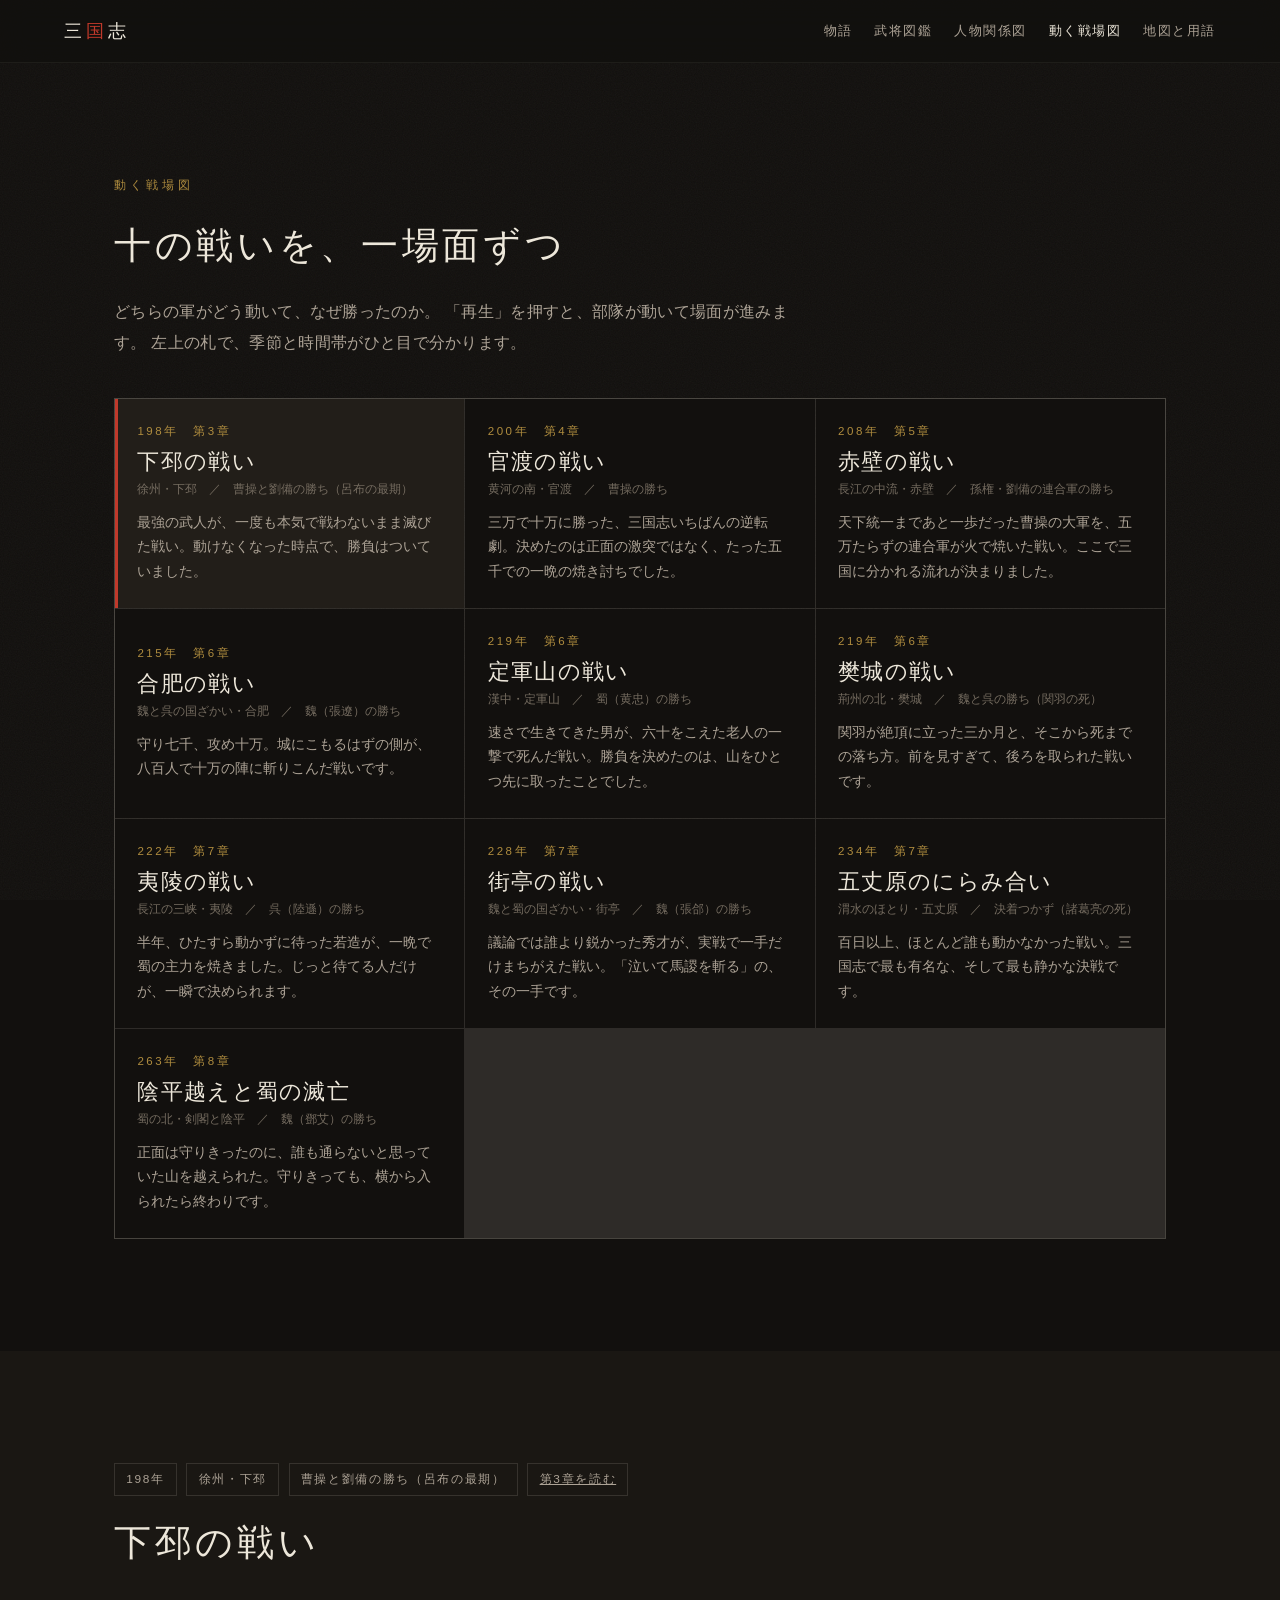
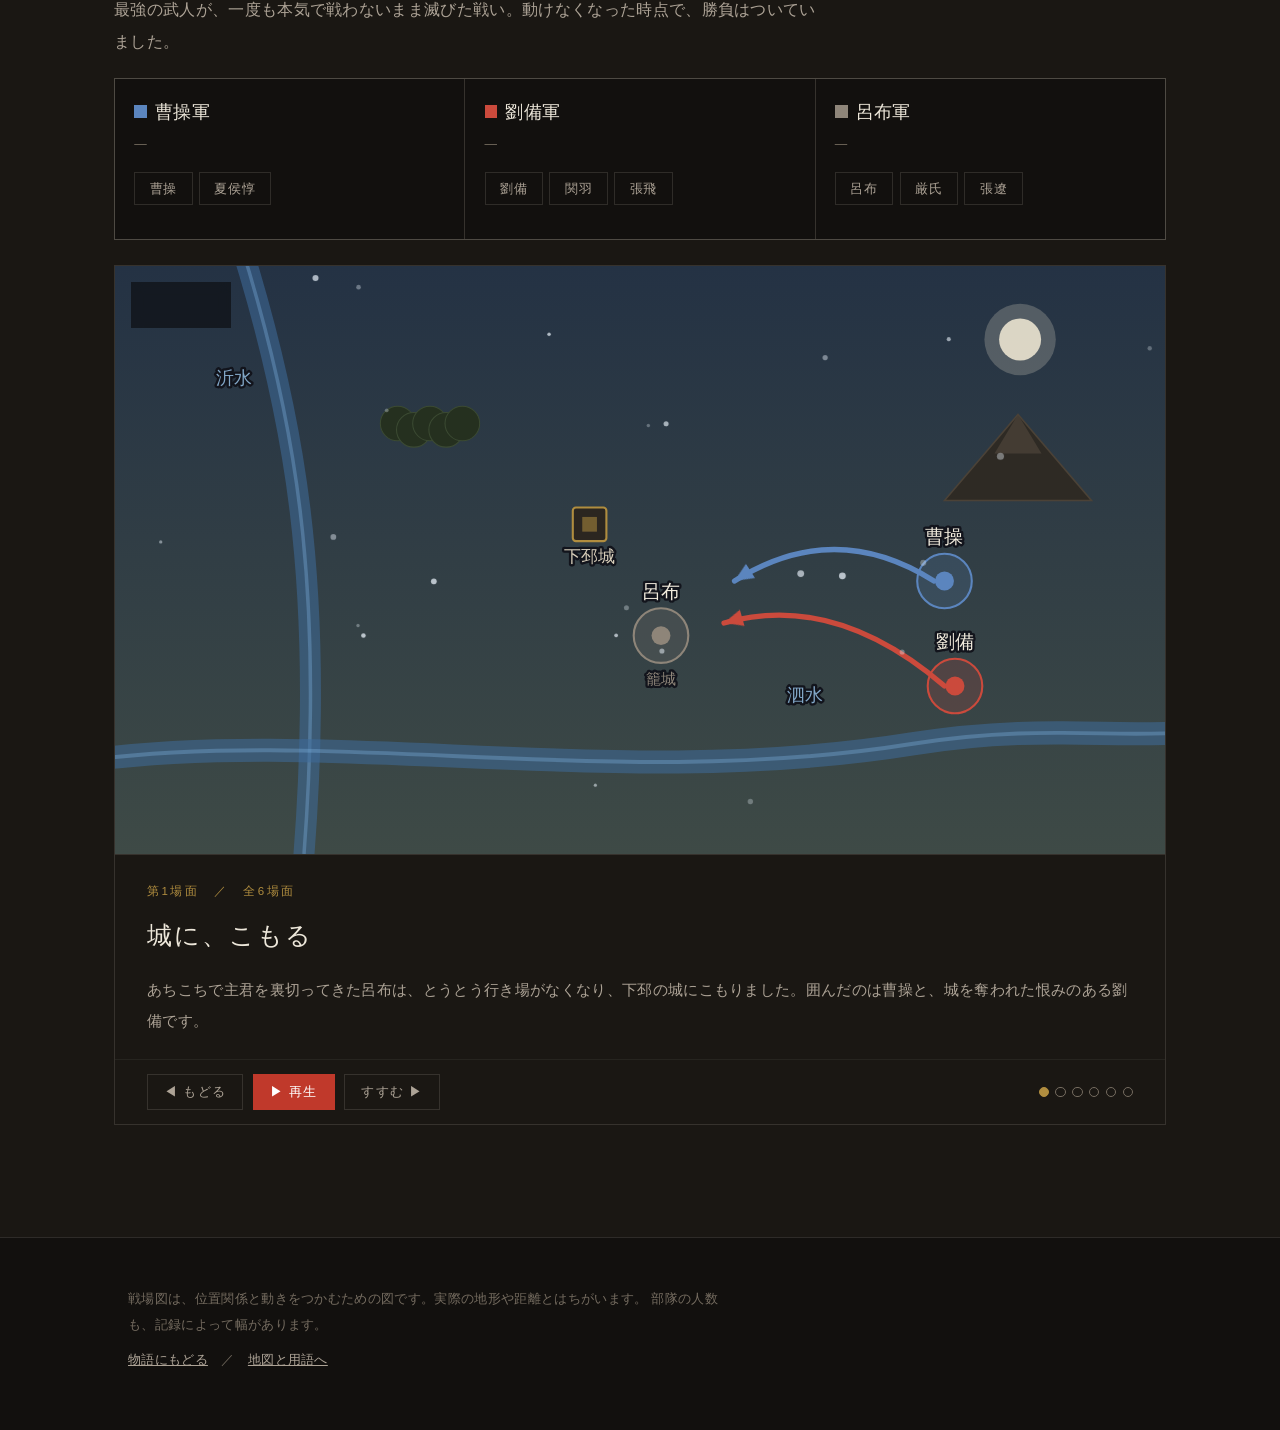
<file: kassen.html>
<!DOCTYPE html>
<html lang="ja">
<head>
<meta charset="UTF-8">
<meta name="viewport" content="width=device-width, initial-scale=1.0">
<title>動く戦場図 ── 三国志</title>
<meta name="description" content="下邳・官渡・赤壁・合肥・定軍山・樊城・夷陵・街亭・五丈原・陰平越え。十の戦いを、季節と時間帯つきの動く戦場図で一場面ずつ追う。">
<link rel="stylesheet" href="assets/style.css">
</head>
<body data-base="">

<header class="nav">
  <a class="nav__brand" href="index.html">三<b>国</b>志</a>
  <nav class="nav__links">
    <a href="index.html#story">物語</a>
    <a href="bushou.html">武将図鑑</a>
    <a href="kankei.html">人物関係図</a>
    <a href="kassen.html" aria-current="page">動く戦場図</a>
    <a href="yougo.html">地図と用語</a>
  </nav>
</header>

<section class="sec">
  <div class="wrap">
    <p class="sec__label">動く戦場図</p>
    <h1 class="sec__title">十の戦いを、一場面ずつ</h1>
    <p class="sec__lead">
      どちらの軍がどう動いて、なぜ勝ったのか。
      「再生」を押すと、部隊が動いて場面が進みます。
      左上の札で、季節と時間帯がひと目で分かります。
    </p>
    <div class="ks-list" id="list"></div>
  </div>
</section>

<section class="sec sec--alt" id="stage">
  <div class="wrap">
    <div class="ks-head" id="head"></div>
    <div id="player"></div>
  </div>
</section>

<footer class="foot">
  <div class="wrap">
    <p>
      戦場図は、位置関係と動きをつかむための図です。実際の地形や距離とはちがいます。
      部隊の人数も、記録によって幅があります。
    </p>
    <p><a href="index.html#story">物語にもどる</a>　／　<a href="yougo.html">地図と用語へ</a></p>
  </div>
</footer>

<script src="assets/data/bushou.js"></script>
<script src="assets/data/terms.js"></script>
<script src="assets/data/kankei.js"></script>
<script src="assets/data/kassen.js"></script>
<script src="assets/kassen-play.js"></script>
<script src="assets/script.js"></script>
<script>
(function () {
  var list = document.getElementById("list");
  var head = document.getElementById("head");
  var player = document.getElementById("player");
  var current = null;

  list.innerHTML = KASSEN.map(function (b) {
    return '<button class="ks-card" data-id="' + b.id + '">' +
      '<span class="ks-card__year">' + b.year + "　第" + b.chapter + "章</span>" +
      '<p class="ks-card__name">' + b.name + "</p>" +
      '<p class="ks-card__place">' + b.place + "　／　" + b.result + "</p>" +
      '<p class="ks-card__lead">' + b.lead + "</p>" +
    "</button>";
  }).join("");

  function open(id, scroll) {
    var b = KASSEN.filter(function (x) { return x.id === id; })[0];
    if (!b) { return; }
    if (current && current.stop) { current.stop(); }

    head.innerHTML =
      '<div class="ks-head__meta">' +
        "<span>" + b.year + "</span><span>" + b.place + "</span>" +
        "<span>" + b.result + "</span>" +
        '<span><a href="story/' + String(b.chapter).padStart(2, "0") +
          '.html" style="color:inherit">第' + b.chapter + "章を読む</a></span>" +
      "</div>" +
      '<h2 class="sec__title">' + b.name + "</h2>" +
      '<p class="ks-head__lead">' + b.lead + "</p>" +
      '<div class="ks-forces">' + b.forces.map(function (f) {
        return '<div class="ks-force" style="--c:' + ARMY[f.side].color + '">' +
          '<p class="ks-force__name"><i></i>' + f.label + "</p>" +
          '<p class="ks-force__num">' + f.num + "</p>" +
          '<p class="ks-force__people">' + f.people.map(function (p) {
            return '<button class="pchip" data-p="' + p + '">' + p + "</button>";
          }).join("") + "</p>" +
        "</div>";
      }).join("") + "</div>";

    current = buildKassen(player, b);

    Array.prototype.forEach.call(list.children, function (c) {
      c.classList.toggle("is-on", c.getAttribute("data-id") === id);
    });
    history.replaceState(null, "", "#" + id);
    if (scroll) { document.getElementById("stage").scrollIntoView({ behavior:"smooth" }); }
  }

  list.addEventListener("click", function (e) {
    var c = e.target.closest(".ks-card");
    if (c) { open(c.getAttribute("data-id"), true); }
  });

  function fromHash(scroll) {
    var want = decodeURIComponent(location.hash.slice(1));
    open(KASSEN.some(function (b) { return b.id === want; }) ? want : KASSEN[0].id, scroll);
  }
  /* 別のページから #赤壁 のように指定されて来たときにも開けるように */
  window.addEventListener("hashchange", function () { fromHash(true); });
  fromHash(false);
})();
</script>
</body>
</html>
</file>
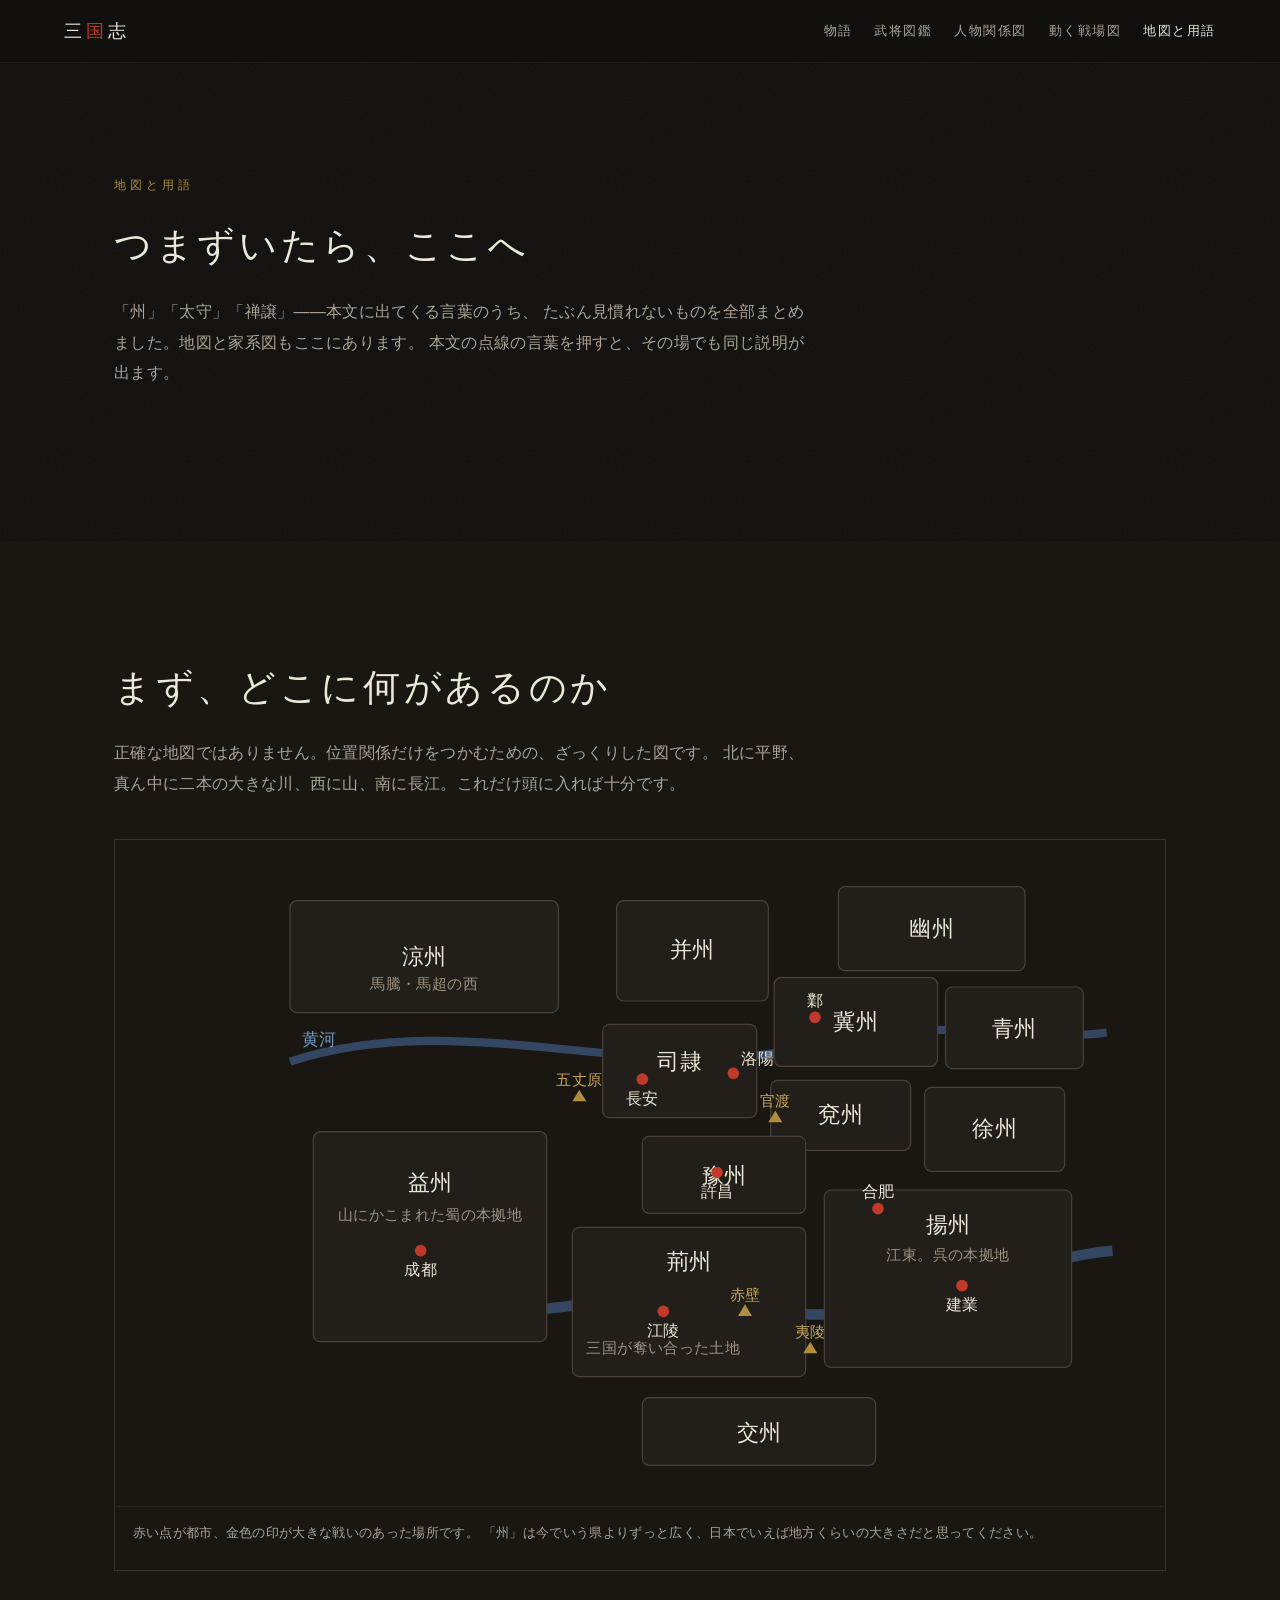
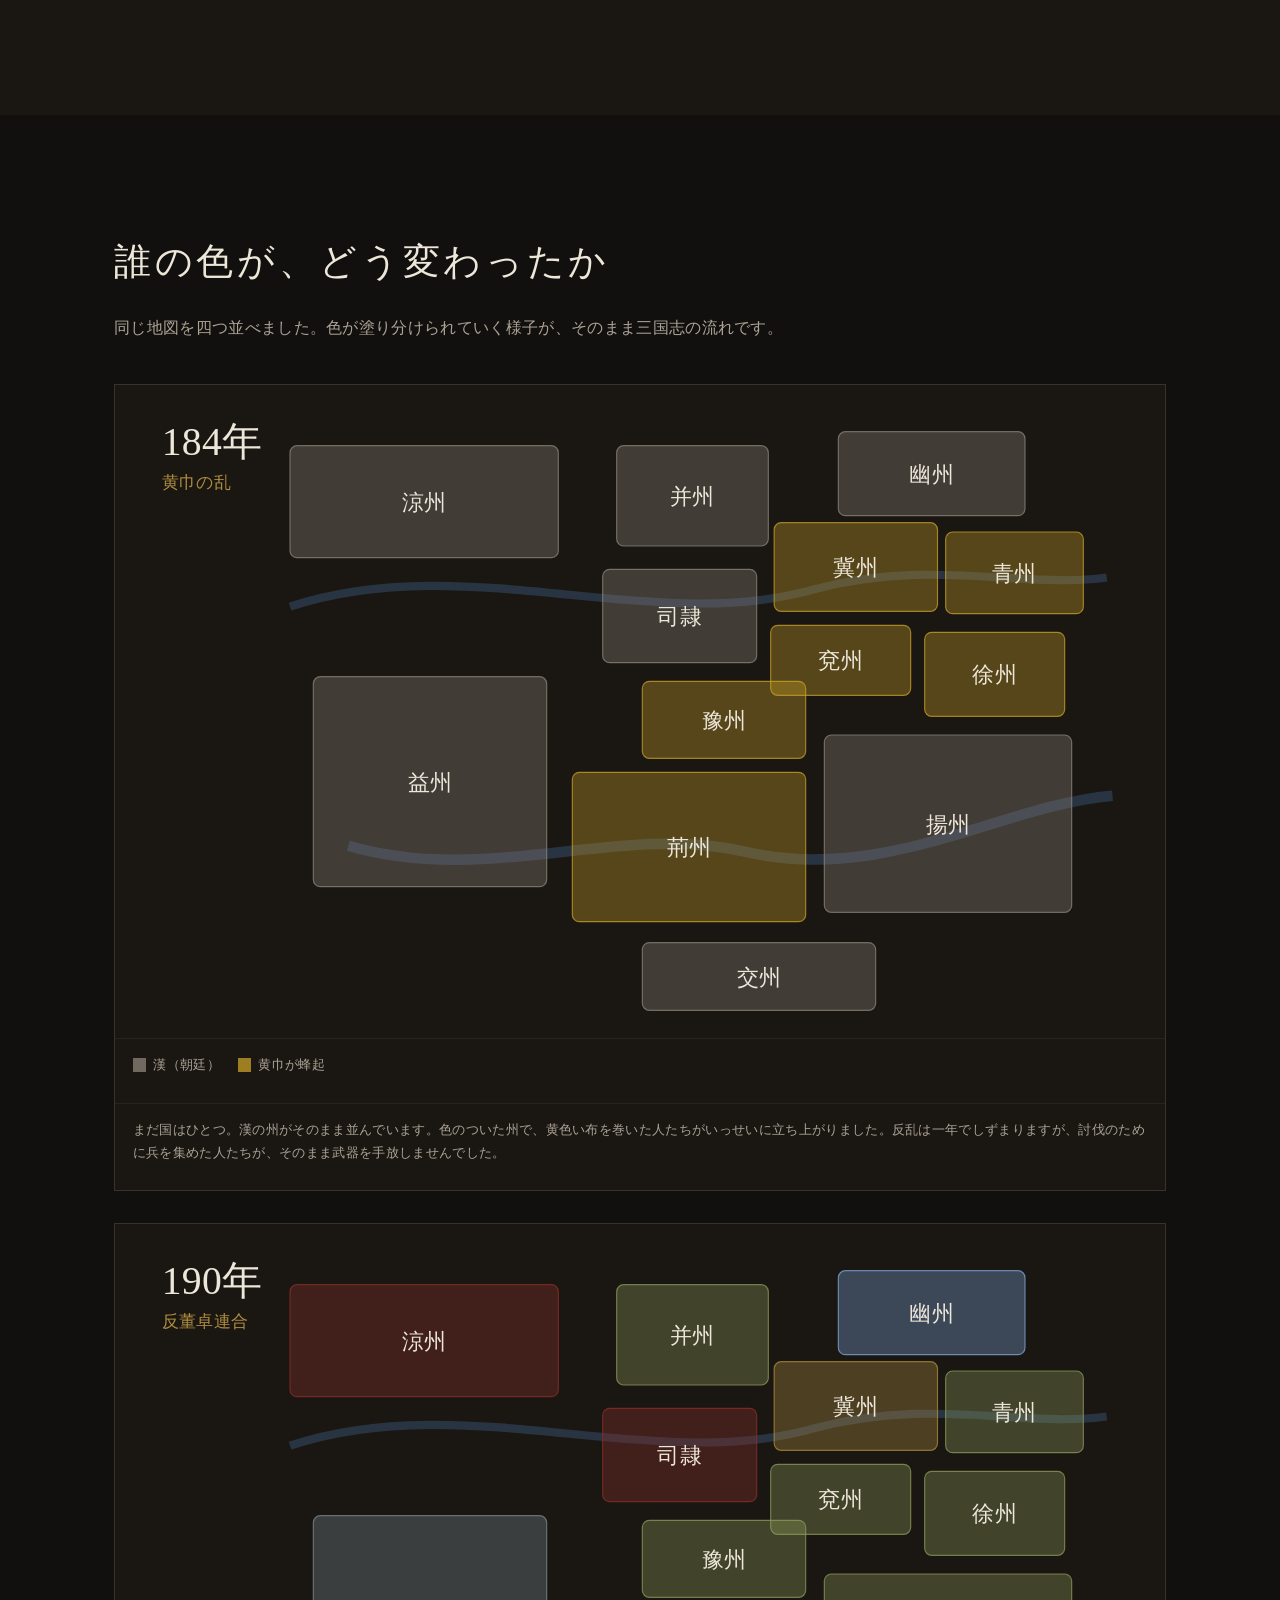
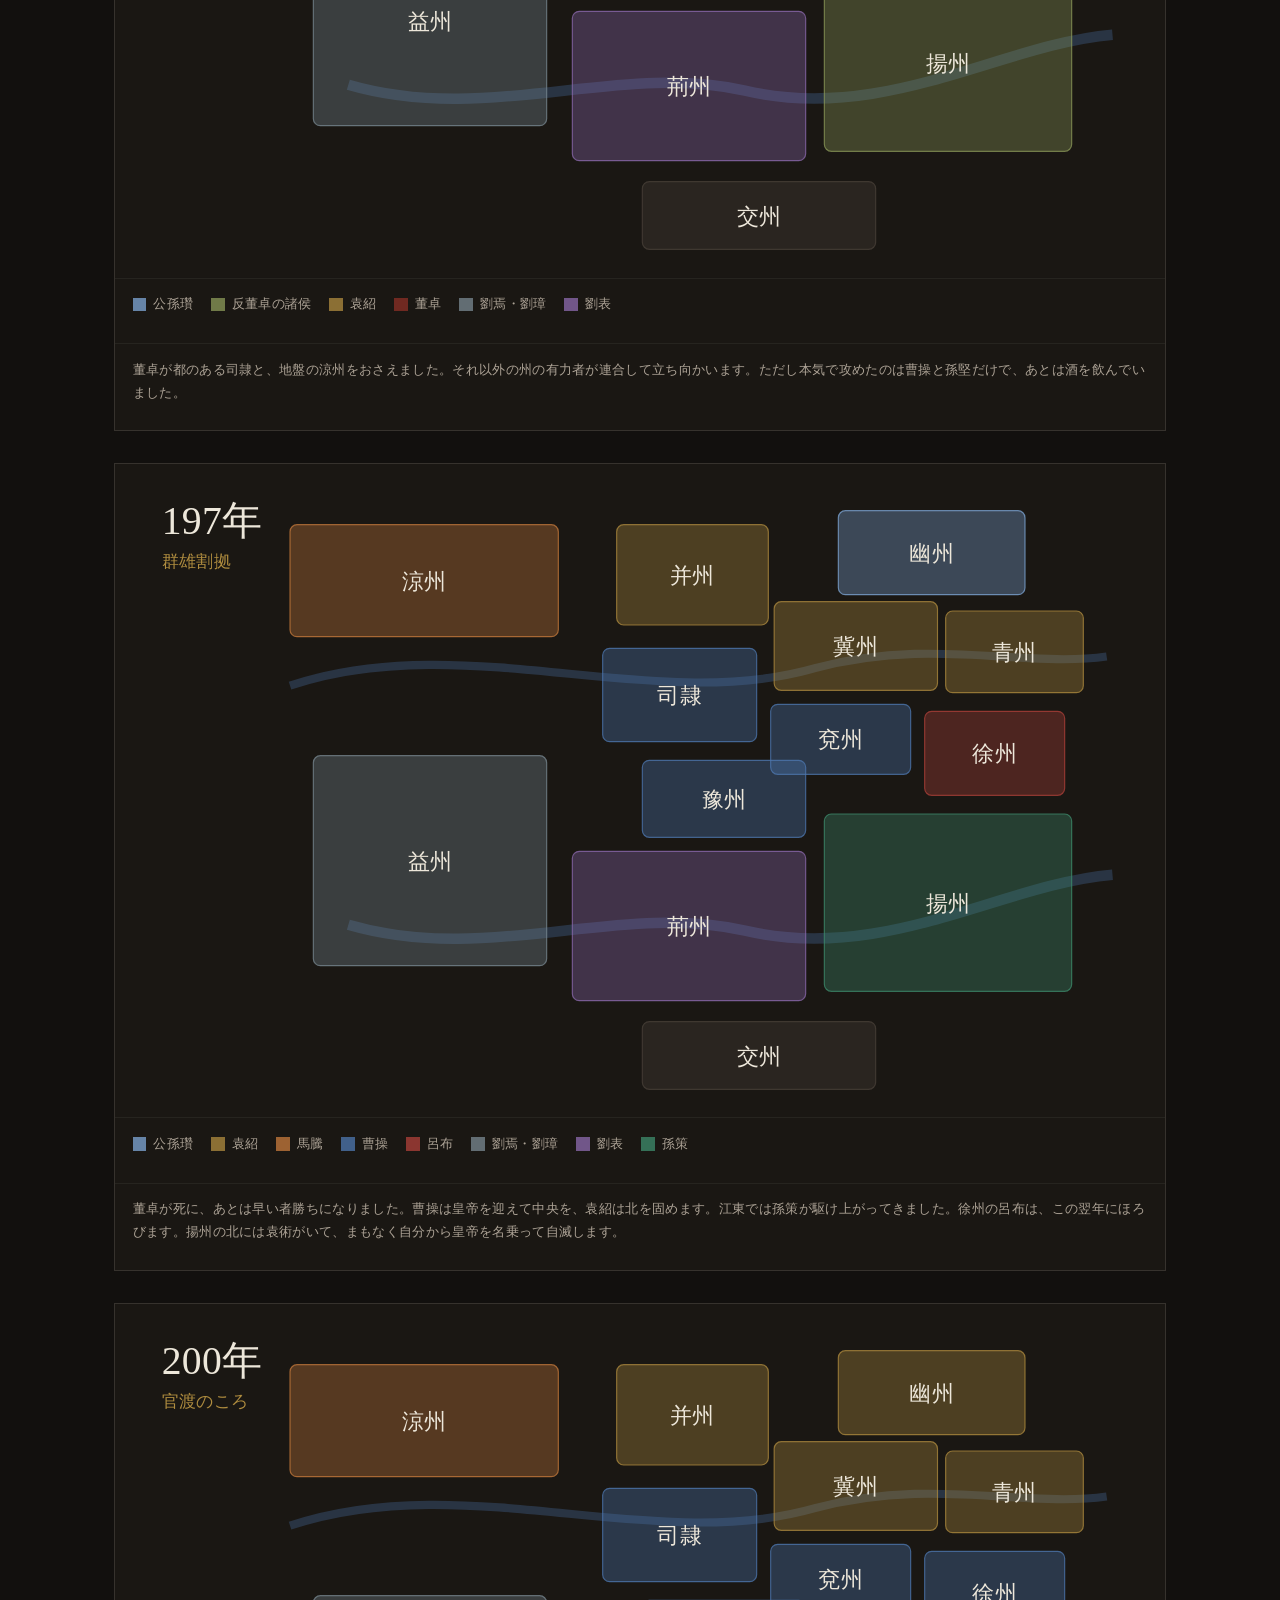
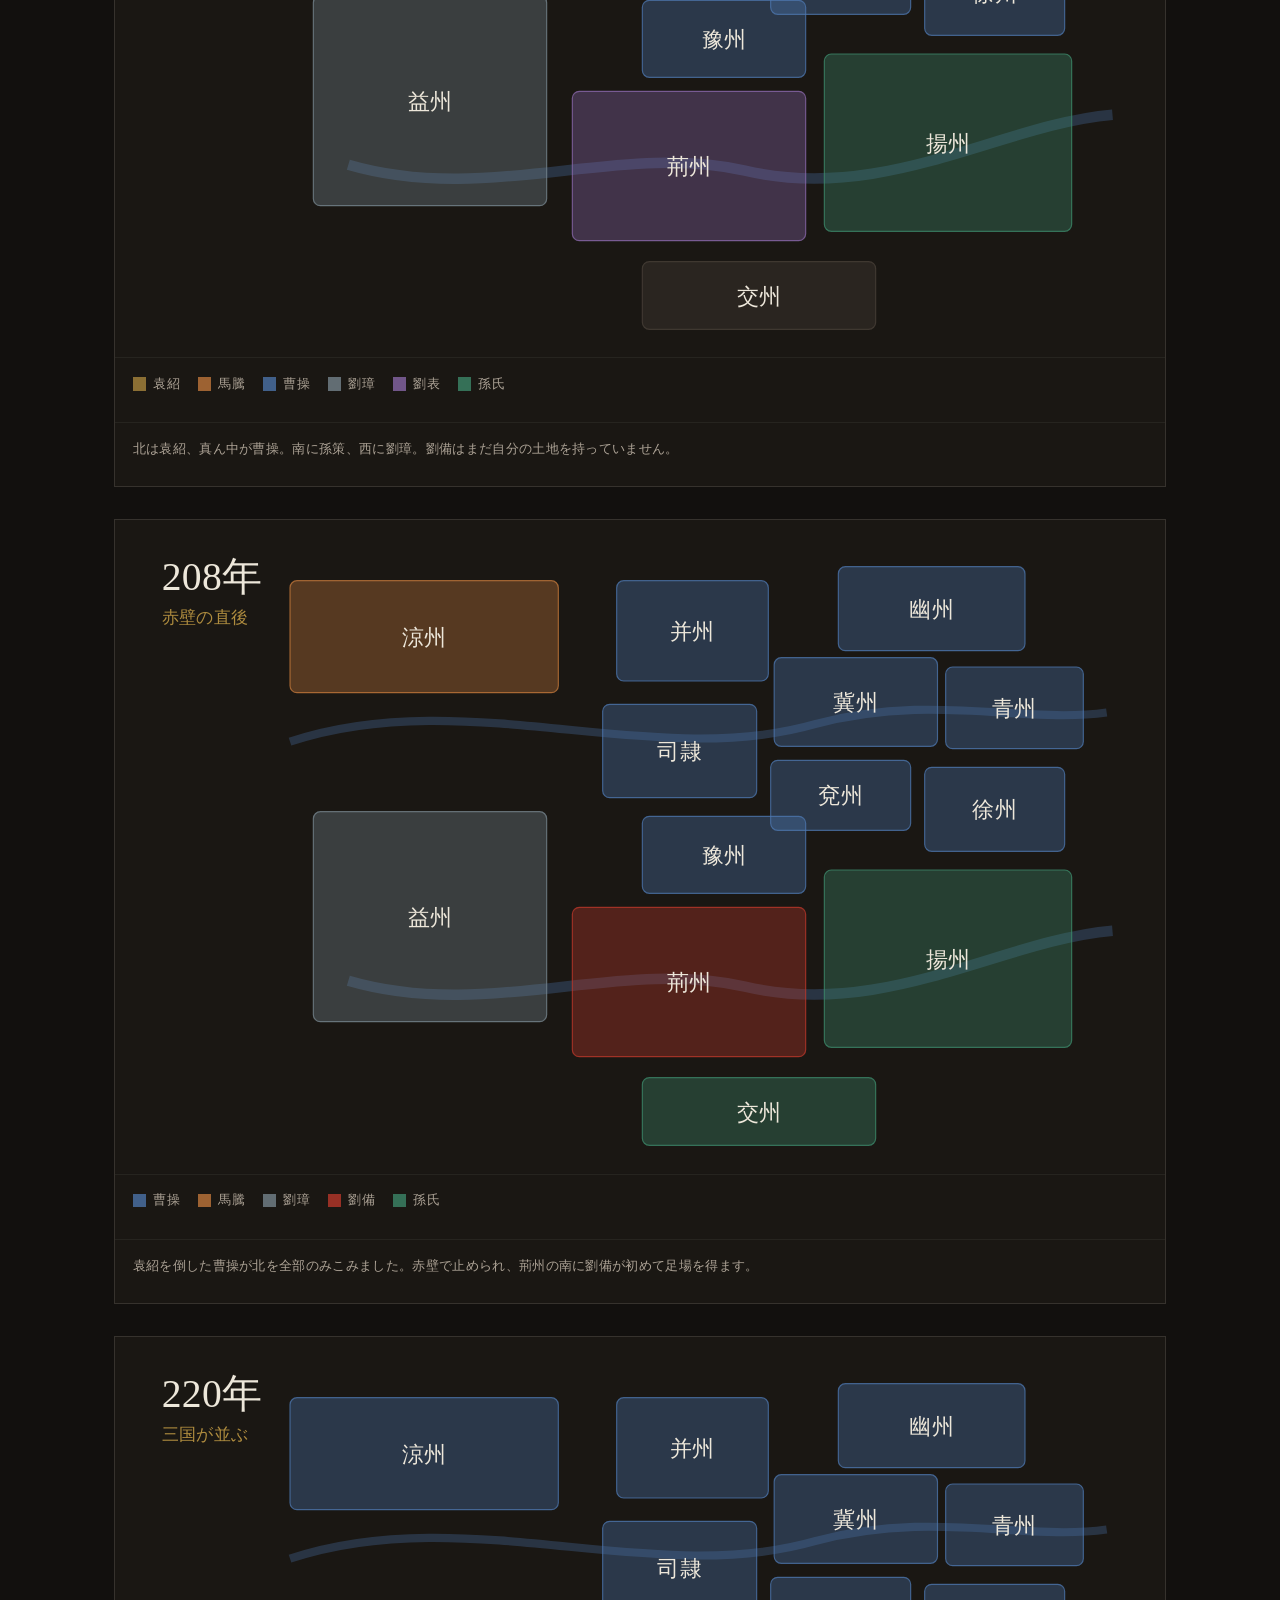
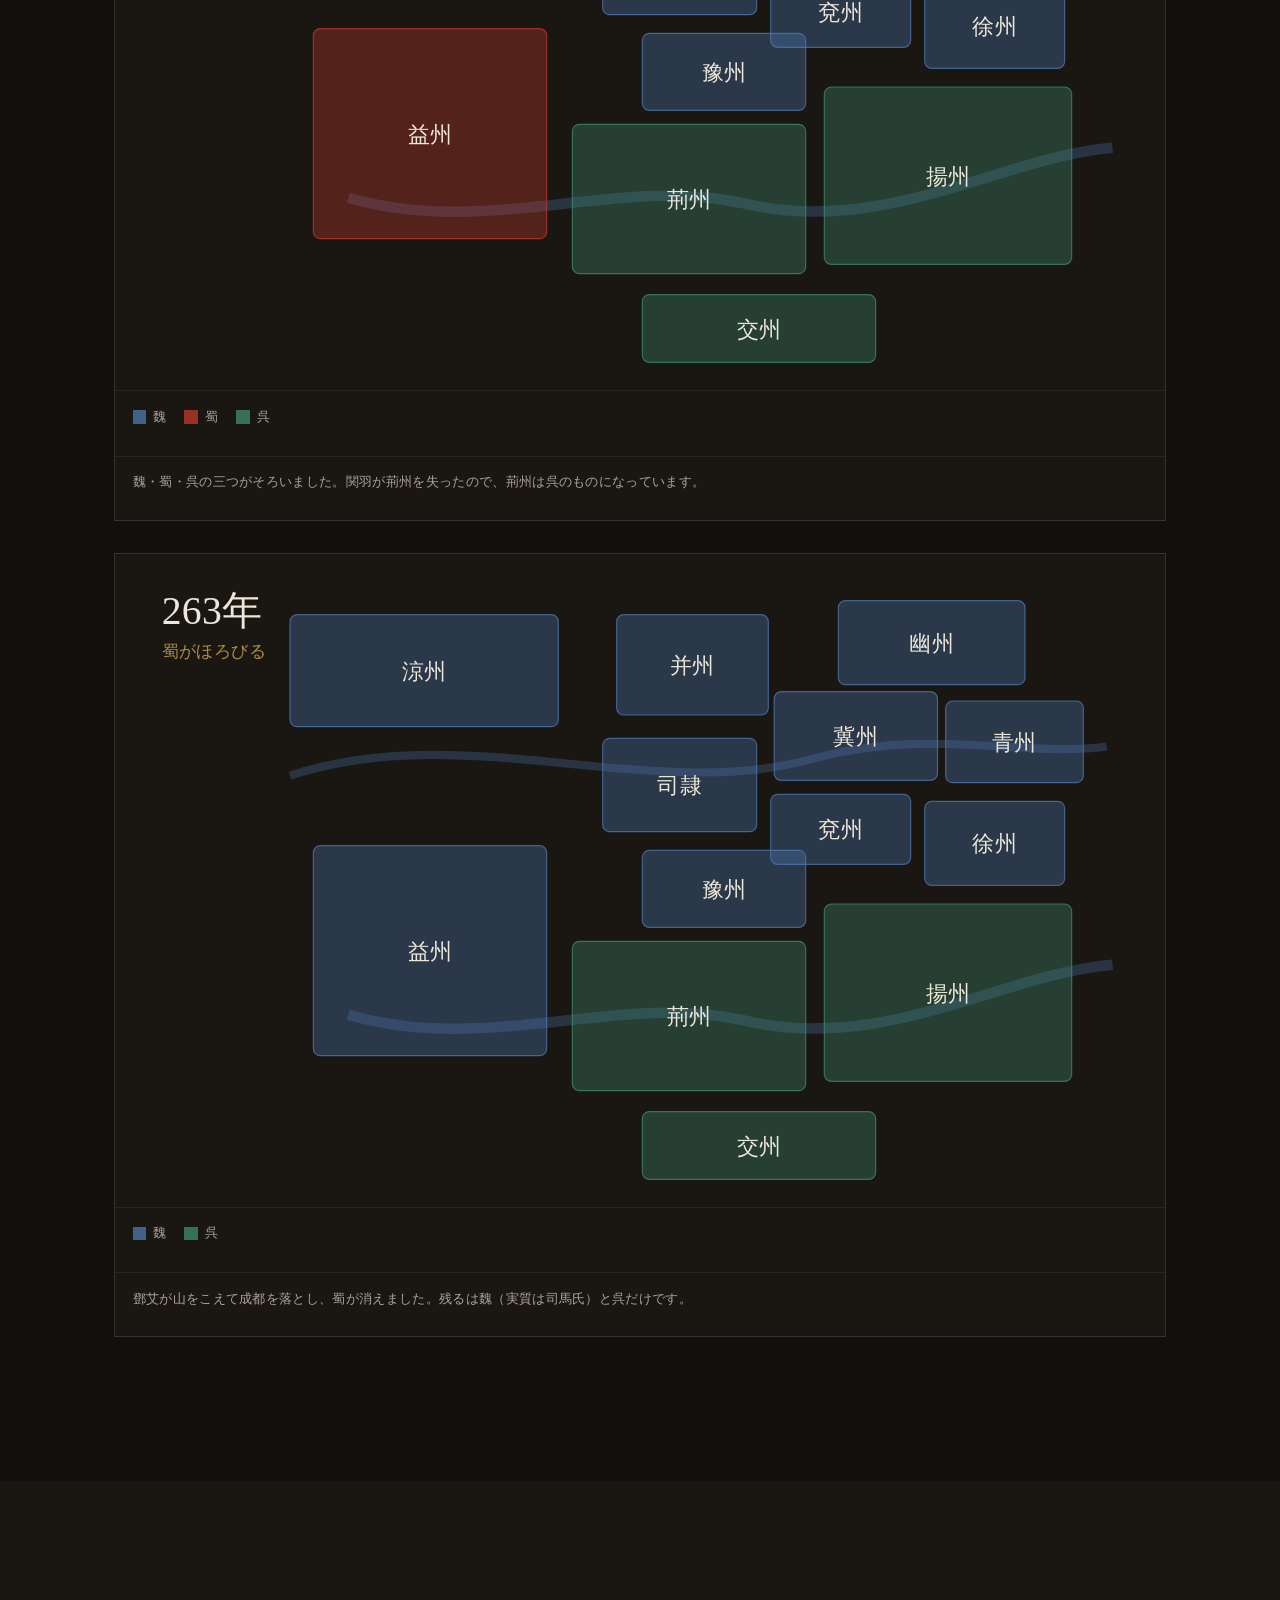
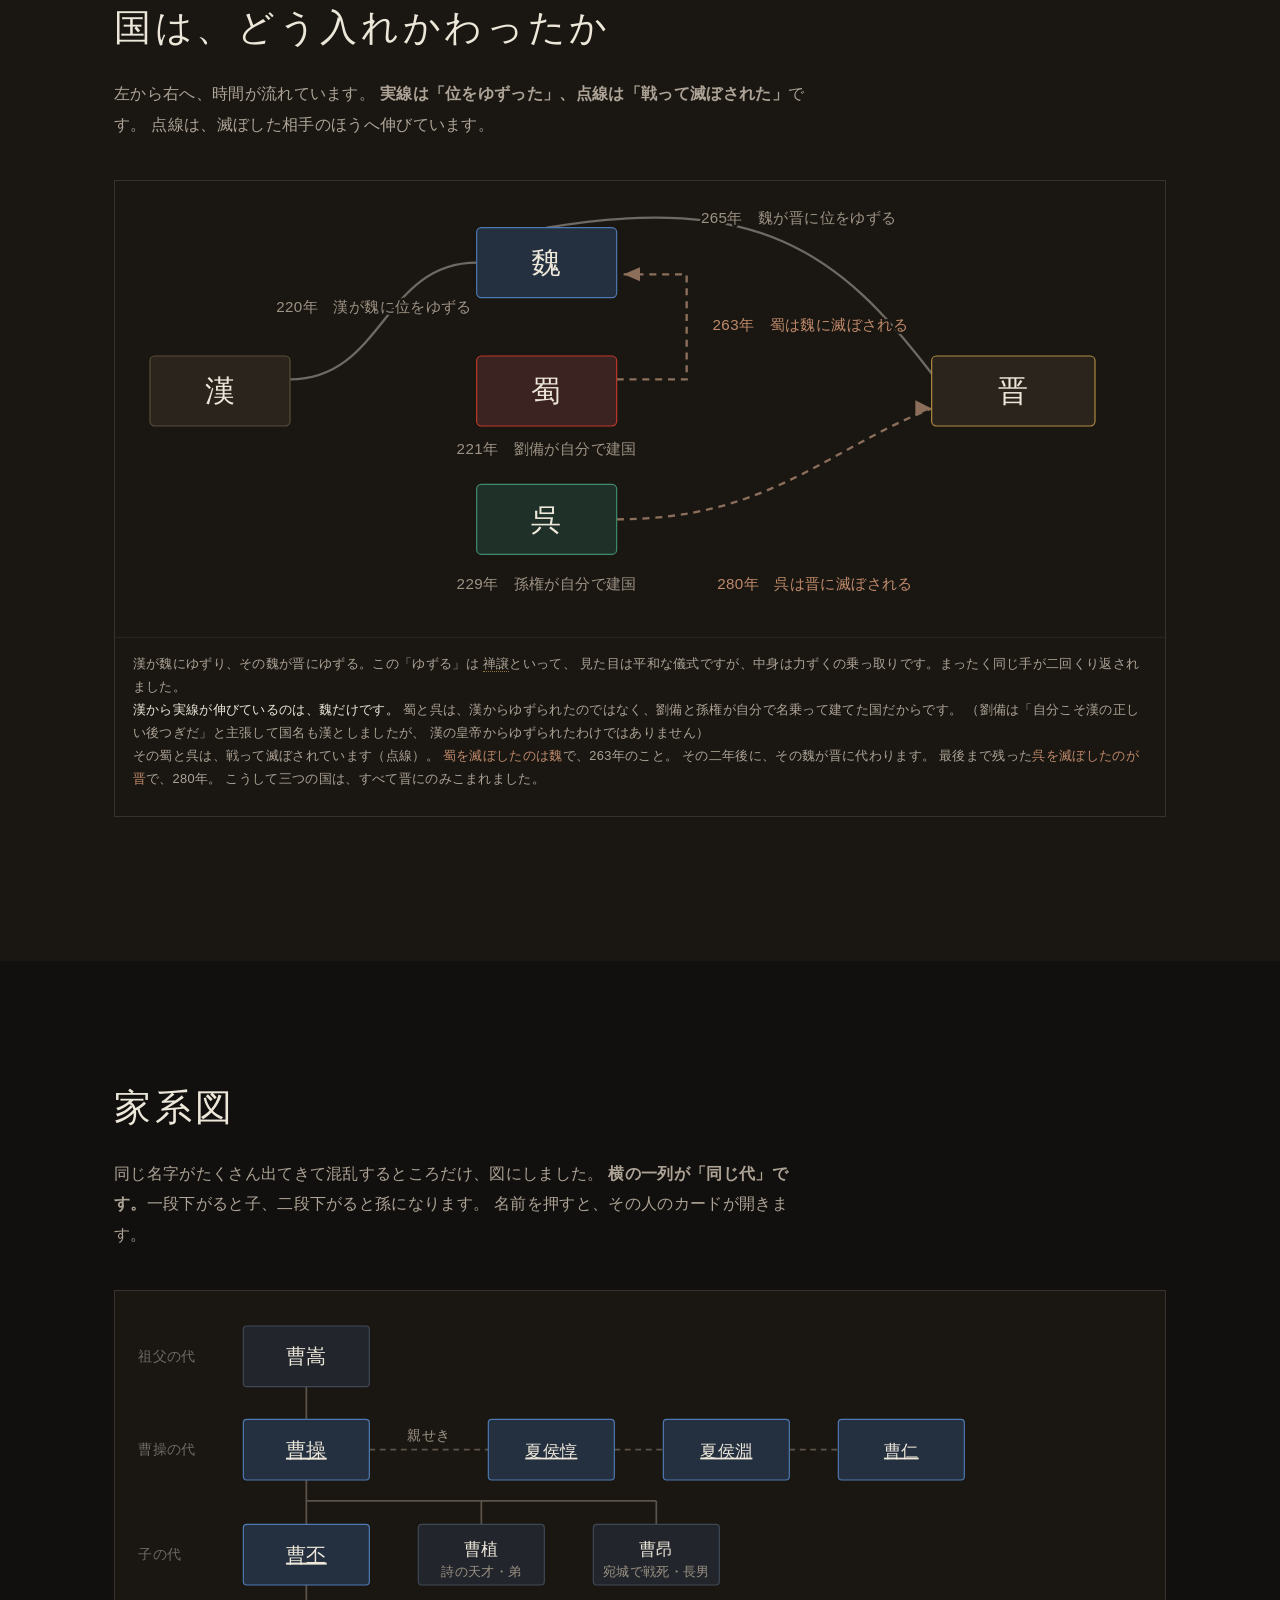
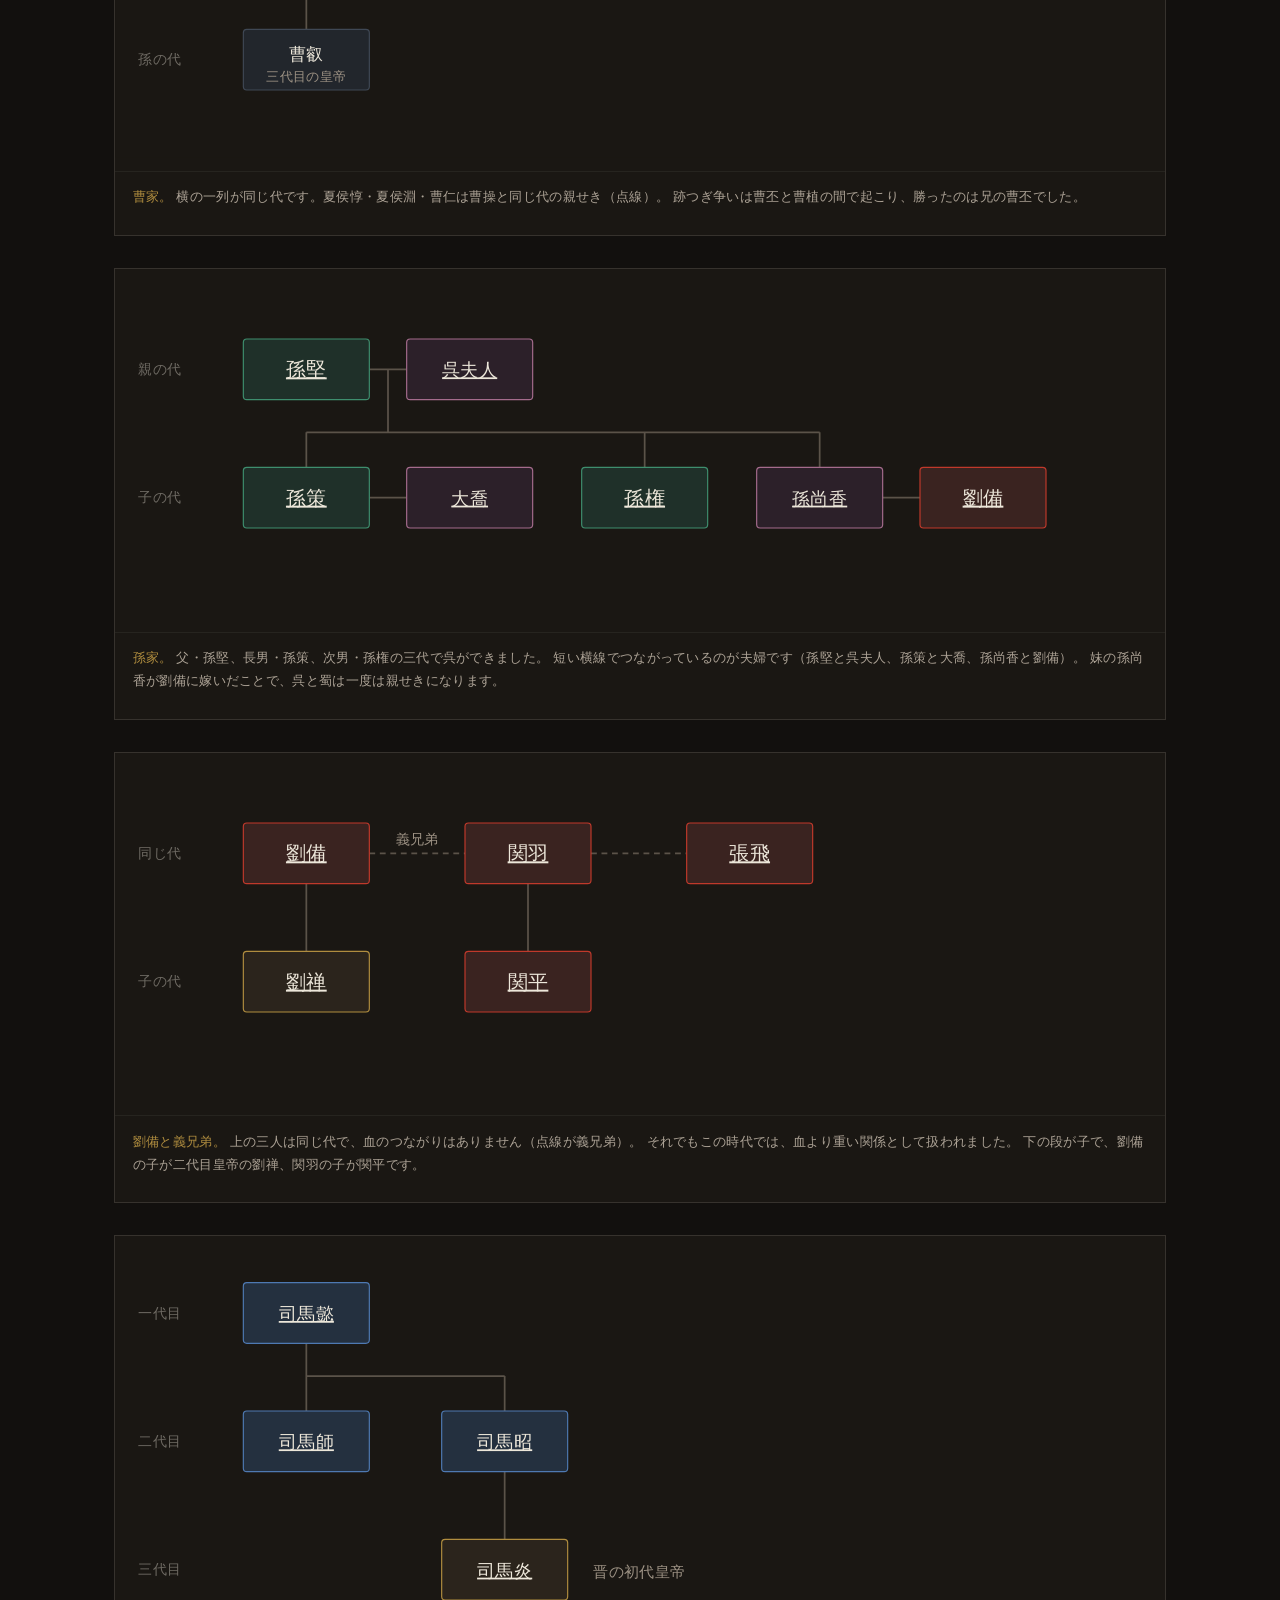
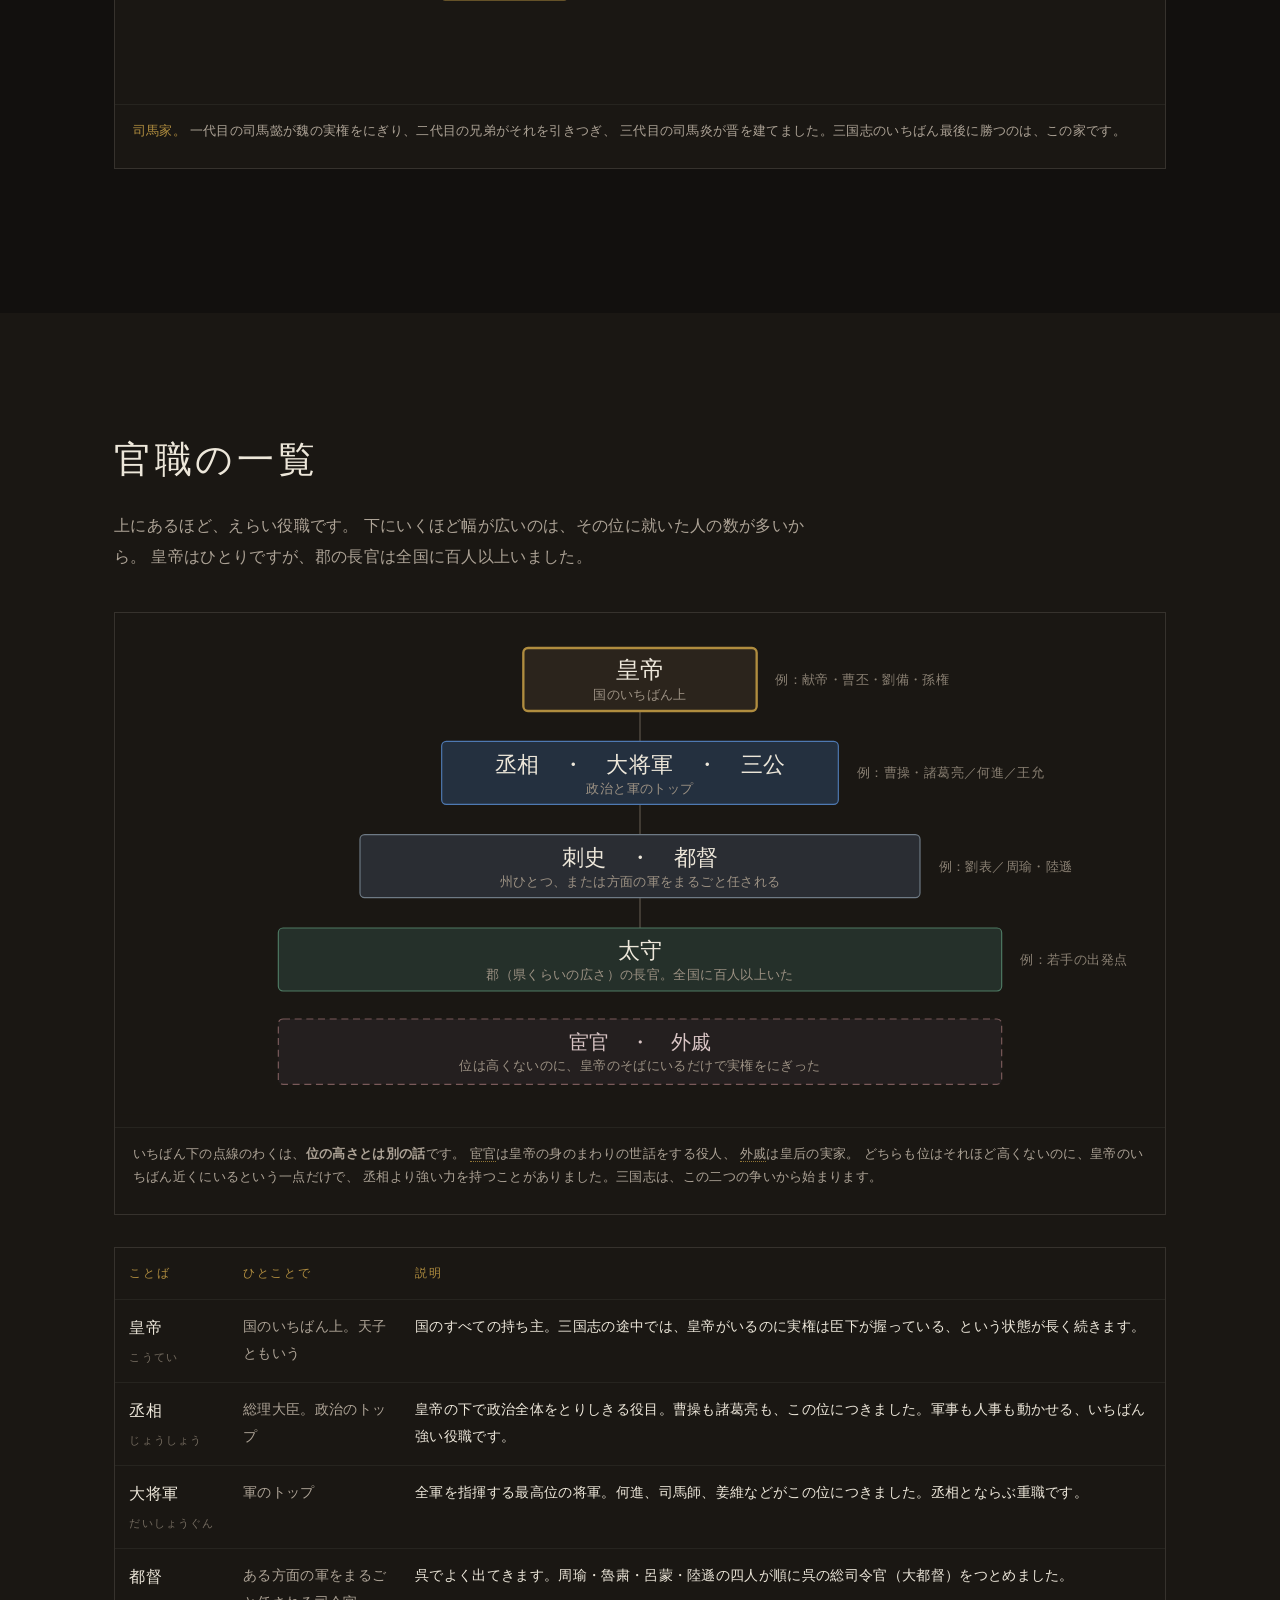
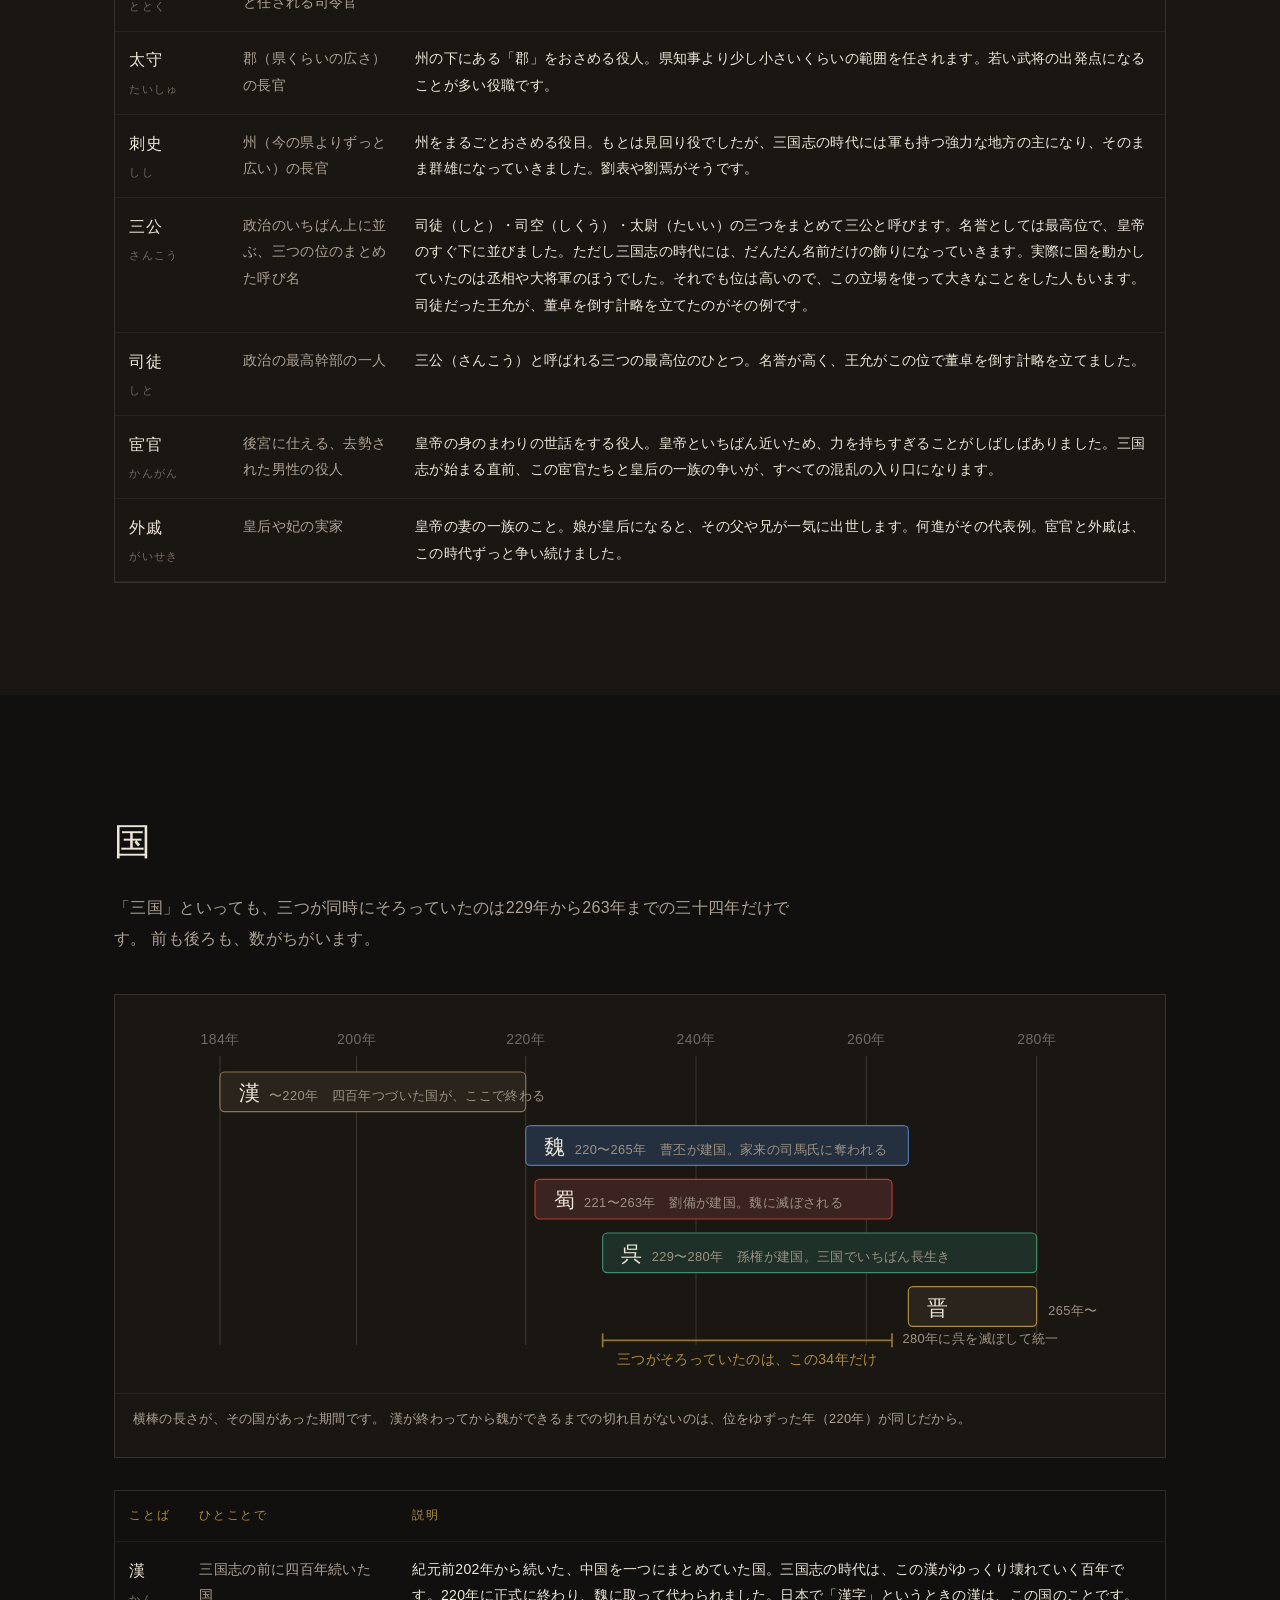
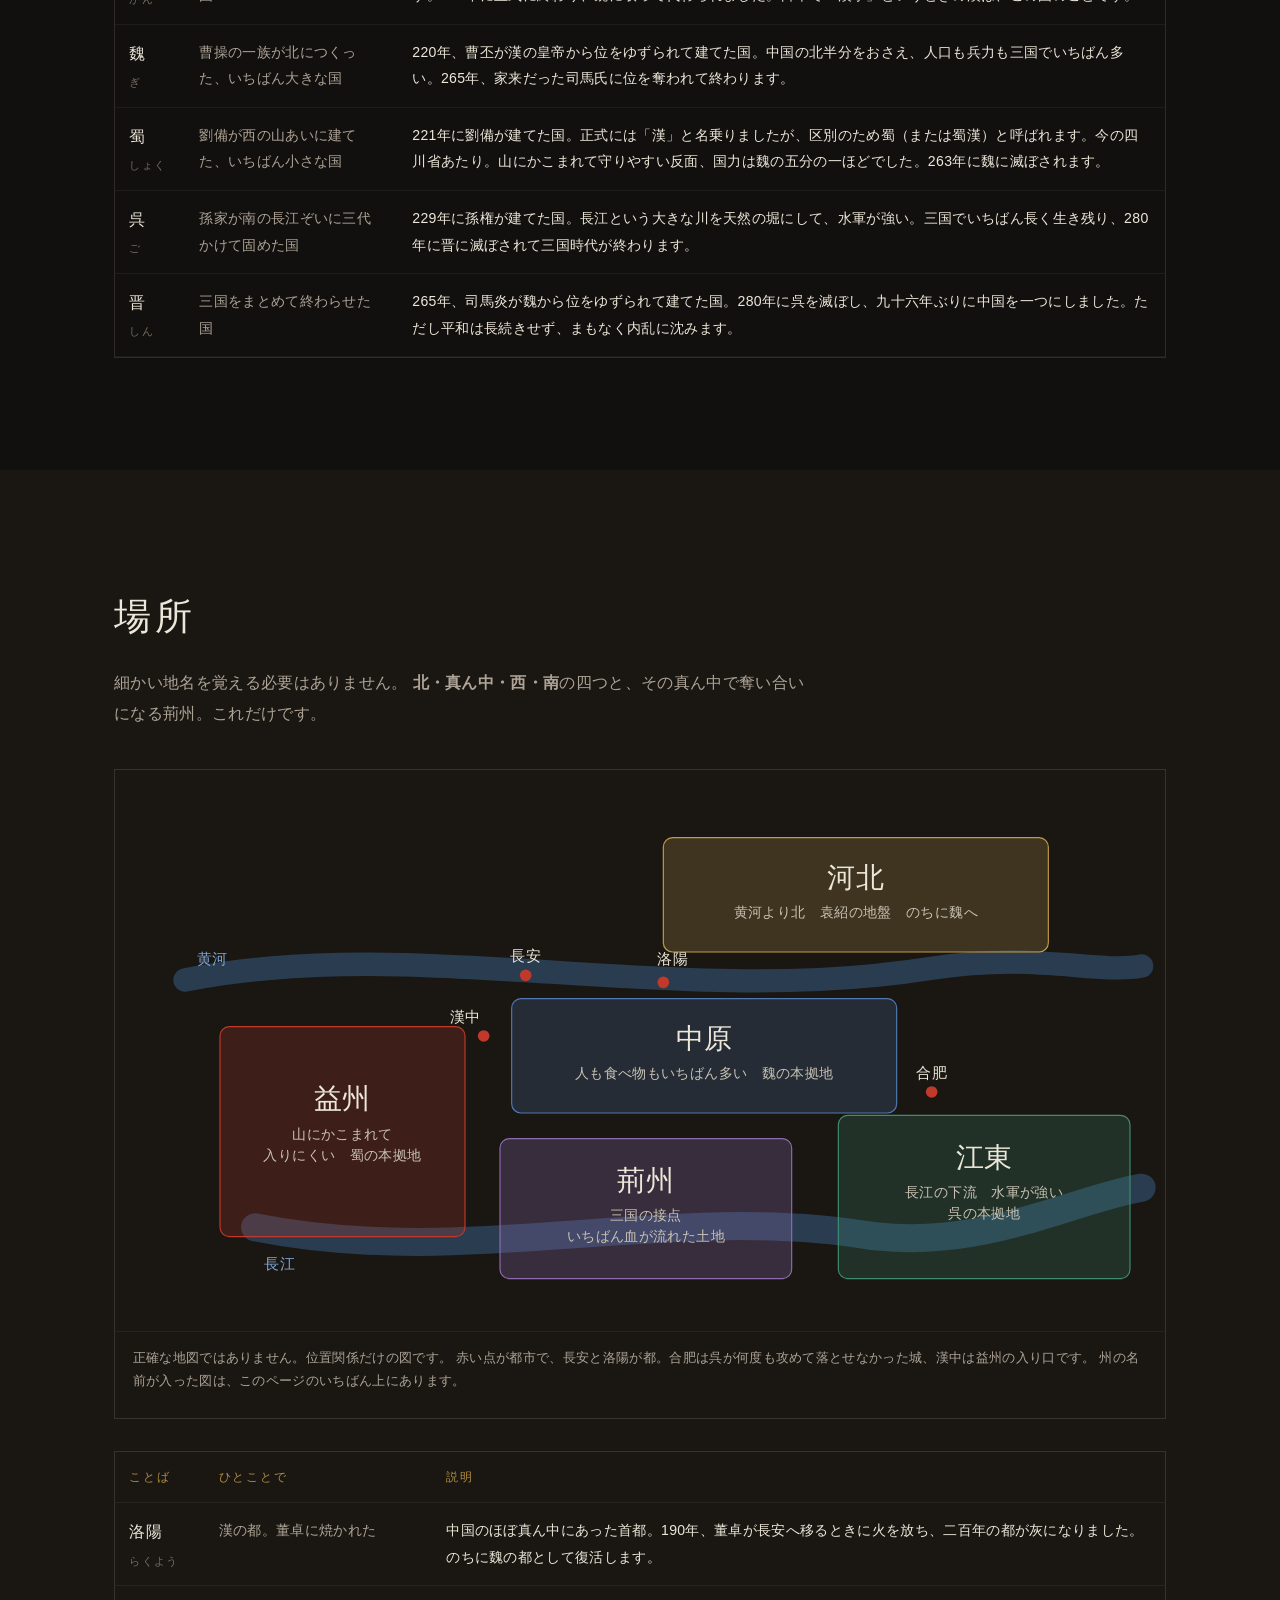
<file: yougo.html>
<!DOCTYPE html>
<html lang="ja">
<head>
<meta charset="UTF-8">
<meta name="viewport" content="width=device-width, initial-scale=1.0">
<title>地図と用語 ── 三国志</title>
<meta name="description" content="三国志の地図、勢力の移り変わり、官職の一覧、主な一族の家系図。読みながらつまずいたら、ここに戻ってください。">
<link rel="stylesheet" href="assets/style.css">
</head>
<body data-base="">

<header class="nav">
  <a class="nav__brand" href="index.html">三<b>国</b>志</a>
  <nav class="nav__links">
    <a href="index.html#story">物語</a>
    <a href="bushou.html">武将図鑑</a>
    <a href="kankei.html">人物関係図</a>
    <a href="kassen.html">動く戦場図</a>
    <a href="yougo.html" aria-current="page">地図と用語</a>
  </nav>
</header>

<section class="sec">
  <div class="wrap">
    <p class="sec__label">地図と用語</p>
    <h1 class="sec__title">つまずいたら、ここへ</h1>
    <p class="sec__lead">
      「州」「太守」「禅譲」——本文に出てくる言葉のうち、
      たぶん見慣れないものを全部まとめました。地図と家系図もここにあります。
      本文の点線の言葉を押すと、その場でも同じ説明が出ます。
    </p>
  </div>
</section>

<!-- ═══════════ 地図 ═══════════ -->
<section class="sec sec--alt">
  <div class="wrap">
    <h2 class="sec__title">まず、どこに何があるのか</h2>
    <p class="sec__lead">
      正確な地図ではありません。位置関係だけをつかむための、ざっくりした図です。
      北に平野、真ん中に二本の大きな川、西に山、南に長江。これだけ頭に入れば十分です。
    </p>

    <div class="figbox">
      <svg viewBox="0 0 900 560" role="img" aria-label="三国志の主な州と都市のおおまかな位置">
        <rect width="900" height="560" fill="#1A1713"/>

        <!-- 川 -->
        <path d="M150,190 C300,140 460,215 600,175 C700,148 780,175 850,165"
              fill="none" stroke="#4E79B2" stroke-width="7" opacity=".5"/>
        <path d="M200,395 C320,430 430,375 540,400 C660,428 760,360 855,352"
              fill="none" stroke="#4E79B2" stroke-width="9" opacity=".5"/>
        <text x="160" y="176" fill="#7FA8D8" font-size="15" opacity=".9">黄河</text>
        <text x="212" y="418" fill="#7FA8D8" font-size="15" opacity=".9">長江</text>

        <!-- 州 -->
        <g font-size="19" fill="#EDE7DA" font-family="serif">
          <g fill="#221E19" stroke="#4a423a">
            <rect x="620" y="40"  width="160" height="72" rx="6"/>
            <rect x="430" y="52"  width="130" height="86" rx="6"/>
            <rect x="565" y="118" width="140" height="76" rx="6"/>
            <rect x="712" y="126" width="118" height="70" rx="6"/>
            <rect x="150" y="52"  width="230" height="96" rx="6"/>
            <rect x="418" y="158" width="132" height="80" rx="6"/>
            <rect x="562" y="206" width="120" height="60" rx="6"/>
            <rect x="694" y="212" width="120" height="72" rx="6"/>
            <rect x="452" y="254" width="140" height="66" rx="6"/>
            <rect x="170" y="250" width="200" height="180" rx="6"/>
            <rect x="392" y="332" width="200" height="128" rx="6"/>
            <rect x="608" y="300" width="212" height="152" rx="6"/>
            <rect x="452" y="478" width="200" height="58" rx="6"/>
          </g>
          <text x="700" y="82"  text-anchor="middle">幽州</text>
          <text x="495" y="100" text-anchor="middle">并州</text>
          <text x="635" y="162" text-anchor="middle">冀州</text>
          <text x="771" y="168" text-anchor="middle">青州</text>
          <text x="265" y="106" text-anchor="middle">涼州</text>
          <text x="484" y="196" text-anchor="middle">司隷</text>
          <text x="622" y="242" text-anchor="middle">兗州</text>
          <text x="754" y="254" text-anchor="middle">徐州</text>
          <text x="522" y="294" text-anchor="middle">豫州</text>
          <text x="270" y="300" text-anchor="middle">益州</text>
          <text x="492" y="368" text-anchor="middle">荊州</text>
          <text x="714" y="336" text-anchor="middle">揚州</text>
          <text x="552" y="514" text-anchor="middle">交州</text>
        </g>

        <!-- 補足のふきだし -->
        <g font-size="13" fill="#9d9284" font-family="sans-serif">
          <text x="270" y="326" text-anchor="middle">山にかこまれた蜀の本拠地</text>
          <text x="470" y="440" text-anchor="middle">三国が奪い合った土地</text>
          <text x="714" y="360" text-anchor="middle">江東。呉の本拠地</text>
          <text x="265" y="128" text-anchor="middle">馬騰・馬超の西</text>
        </g>

        <!-- 都市 -->
        <g font-size="14" font-family="sans-serif">
          <g fill="#C0392B">
            <circle cx="452" cy="205" r="5"/><circle cx="530" cy="200" r="5"/>
            <circle cx="600" cy="152" r="5"/><circle cx="516" cy="285" r="5"/>
            <circle cx="262" cy="352" r="5"/><circle cx="726" cy="382" r="5"/>
            <circle cx="470" cy="404" r="5"/><circle cx="654" cy="316" r="5"/>
          </g>
          <g fill="#EDE7DA">
            <text x="452" y="226" text-anchor="middle">長安</text>
            <text x="537" y="192" text-anchor="start">洛陽</text>
            <text x="600" y="142" text-anchor="middle">鄴</text>
            <text x="516" y="306" text-anchor="middle">許昌</text>
            <text x="262" y="373" text-anchor="middle">成都</text>
            <text x="726" y="403" text-anchor="middle">建業</text>
            <text x="470" y="425" text-anchor="middle">江陵</text>
            <text x="654" y="306" text-anchor="middle">合肥</text>
          </g>
        </g>

        <!-- 戦場 -->
        <g font-size="13" font-family="sans-serif">
          <g fill="#B08D3F">
            <path d="M566,232 l6,10 -12,0 z"/>
            <path d="M540,398 l6,10 -12,0 z"/>
            <path d="M398,214 l6,10 -12,0 z"/>
            <path d="M596,430 l6,10 -12,0 z"/>
          </g>
          <g fill="#C9A85E">
            <text x="566" y="228" text-anchor="middle">官渡</text>
            <text x="540" y="394" text-anchor="middle">赤壁</text>
            <text x="398" y="210" text-anchor="middle">五丈原</text>
            <text x="596" y="426" text-anchor="middle">夷陵</text>
          </g>
        </g>
      </svg>
      <p class="figcap">
        赤い点が都市、金色の印が大きな戦いのあった場所です。
        「州」は今でいう県よりずっと広く、日本でいえば地方くらいの大きさだと思ってください。
      </p>
    </div>
  </div>
</section>

<!-- ═══════════ 勢力の移り変わり ═══════════ -->
<section class="sec">
  <div class="wrap">
    <h2 class="sec__title">誰の色が、どう変わったか</h2>
    <p class="sec__lead">
      同じ地図を四つ並べました。色が塗り分けられていく様子が、そのまま三国志の流れです。
    </p>
    <div id="maps"></div>
  </div>
</section>

<!-- ═══════════ 王朝の流れ ═══════════ -->
<section class="sec sec--alt">
  <div class="wrap">
    <h2 class="sec__title">国は、どう入れかわったか</h2>
    <p class="sec__lead">
      左から右へ、時間が流れています。
      <strong>実線は「位をゆずった」、点線は「戦って滅ぼされた」</strong>です。
      点線は、滅ぼした相手のほうへ伸びています。
    </p>
    <div class="figbox">
      <svg viewBox="0 0 900 380" role="img" aria-label="漢から魏・蜀・呉を経て晋へ移る流れ">
        <rect width="900" height="380" fill="#1A1713"/>

        <g stroke="#6E6A63" stroke-width="2" fill="none">
          <path d="M150,170 C230,170 230,70 310,70"/>
          <path d="M370,40 C550,10 620,60 700,165"/>
        </g>
        <g stroke="#8C6F5A" stroke-width="2" fill="none" stroke-dasharray="6 5">
          <path d="M430,170 L490,170 L490,80 L436,80"/>
          <path d="M430,290 C560,290 610,230 700,195"/>
        </g>
        <g fill="#8C6F5A">
          <path d="M436,80 l14,-6 v12 z"/>
          <path d="M700,195 l-14,-7 v13 z"/>
        </g>

        <g font-family="serif" font-size="26" fill="#EDE7DA" text-anchor="middle">
          <rect x="30"  y="150" width="120" height="60" rx="4" fill="#2b241c" stroke="#5b4d3a"/>
          <text x="90"  y="189">漢</text>
          <rect x="310" y="40"  width="120" height="60" rx="4" fill="#24303f" stroke="#4E79B2"/>
          <text x="370" y="79">魏</text>
          <rect x="310" y="150" width="120" height="60" rx="4" fill="#3a2320" stroke="#C0392B"/>
          <text x="370" y="189">蜀</text>
          <rect x="310" y="260" width="120" height="60" rx="4" fill="#1f3029" stroke="#3E8E6E"/>
          <text x="370" y="299">呉</text>
          <rect x="700" y="150" width="140" height="60" rx="4" fill="#2b241c" stroke="#B08D3F"/>
          <text x="770" y="189">晋</text>
        </g>

        <g font-family="sans-serif" font-size="13" fill="#9d9284" text-anchor="middle"
           stroke="#1A1713" stroke-width="4" stroke-linejoin="round" paint-order="stroke fill">
          <text x="222" y="112">220年　漢が魏に位をゆずる</text>
          <text x="370" y="234">221年　劉備が自分で建国</text>
          <text x="370" y="350">229年　孫権が自分で建国</text>
          <text x="586" y="36">265年　魏が晋に位をゆずる</text>
        </g>
        <g font-family="sans-serif" font-size="13" fill="#C08A6A" text-anchor="middle"
           stroke="#1A1713" stroke-width="4" stroke-linejoin="round" paint-order="stroke fill">
          <text x="596" y="128">263年　蜀は魏に滅ぼされる</text>
          <text x="600" y="350">280年　呉は晋に滅ぼされる</text>
        </g>
      </svg>
      <p class="figcap">
        漢が魏にゆずり、その魏が晋にゆずる。この「ゆずる」は
        <span class="t" data-t="禅譲">禅譲</span>といって、
        見た目は平和な儀式ですが、中身は力ずくの乗っ取りです。まったく同じ手が二回くり返されました。
        <br>
        <b style="color:#EDE7DA;font-weight:400">漢から実線が伸びているのは、魏だけです。</b>
        蜀と呉は、漢からゆずられたのではなく、劉備と孫権が自分で名乗って建てた国だからです。
        （劉備は「自分こそ漢の正しい後つぎだ」と主張して国名も漢としましたが、
        漢の皇帝からゆずられたわけではありません）
        <br>
        その蜀と呉は、戦って滅ぼされています（点線）。
        <b style="color:#C08A6A;font-weight:400">蜀を滅ぼしたのは魏</b>で、263年のこと。
        その二年後に、その魏が晋に代わります。
        最後まで残った<b style="color:#C08A6A;font-weight:400">呉を滅ぼしたのが晋</b>で、280年。
        こうして三つの国は、すべて晋にのみこまれました。
      </p>
    </div>
  </div>
</section>

<!-- ═══════════ 家系図 ═══════════ -->
<section class="sec">
  <div class="wrap">
    <h2 class="sec__title">家系図</h2>
    <p class="sec__lead">
      同じ名字がたくさん出てきて混乱するところだけ、図にしました。
      <strong>横の一列が「同じ代」です。</strong>一段下がると子、二段下がると孫になります。
      名前を押すと、その人のカードが開きます。
    </p>

    <div class="figbox">
      <svg viewBox="0 0 900 400" role="img" aria-label="曹操の一族の家系図">
        <rect width="900" height="400" fill="#1A1713"/>
        <g stroke="#5b5349" stroke-width="1.5" fill="none">
          <path d="M164,82 L164,110"/>
          <path d="M164,162 L164,180 M164,180 L464,180"/>
          <path d="M164,180 L164,200 M314,180 L314,200 M464,180 L464,200"/>
          <path d="M164,252 L164,290"/>
          <path d="M218,136 L320,136 M428,136 L470,136 M578,136 L620,136" stroke-dasharray="5 4"/>
        </g>
        <g font-family="sans-serif" font-size="12" fill="#6E6A63" text-anchor="start">
          <text x="20" y="60" text-anchor="start">祖父の代</text>
          <text x="20" y="140" text-anchor="start">曹操の代</text>
          <text x="20" y="230" text-anchor="start">子の代</text>
          <text x="20" y="320" text-anchor="start">孫の代</text>
        </g>
        <text x="269" y="128" font-family="sans-serif" font-size="12" fill="#9d9284" text-anchor="middle">親せき</text>
        <g font-family="serif" font-size="17" fill="#EDE7DA" text-anchor="middle">
          <g><rect x="110" y="30" width="108" height="52" rx="3" fill="#22262c" stroke="#3f4855"/>
             <text x="164" y="62">曹嵩</text></g>

          <g><rect x="110" y="110" width="108" height="52" rx="3" fill="#24303f" stroke="#4E79B2"/>
             <text x="164" y="142" class="tn" data-p="曹操">曹操</text></g>
          <g><rect x="320" y="110" width="108" height="52" rx="3" fill="#24303f" stroke="#4E79B2"/>
             <text x="374" y="142" class="tn" font-size="15" data-p="夏侯惇">夏侯惇</text></g>
          <g><rect x="470" y="110" width="108" height="52" rx="3" fill="#24303f" stroke="#4E79B2"/>
             <text x="524" y="142" class="tn" font-size="15" data-p="夏侯淵">夏侯淵</text></g>
          <g><rect x="620" y="110" width="108" height="52" rx="3" fill="#24303f" stroke="#4E79B2"/>
             <text x="674" y="142" class="tn" font-size="15" data-p="曹仁">曹仁</text></g>

          <g><rect x="110" y="200" width="108" height="52" rx="3" fill="#24303f" stroke="#4E79B2"/>
             <text x="164" y="232" class="tn" data-p="曹丕">曹丕</text></g>
          <g><rect x="260" y="200" width="108" height="52" rx="3" fill="#22262c" stroke="#3f4855"/>
             <text x="314" y="226" font-size="15">曹植</text>
             <text x="314" y="244" font-size="11" fill="#9d9284">詩の天才・弟</text></g>
          <g><rect x="410" y="200" width="108" height="52" rx="3" fill="#22262c" stroke="#3f4855"/>
             <text x="464" y="226" font-size="15">曹昂</text>
             <text x="464" y="244" font-size="11" fill="#9d9284">宛城で戦死・長男</text></g>

          <g><rect x="110" y="290" width="108" height="52" rx="3" fill="#22262c" stroke="#3f4855"/>
             <text x="164" y="316" font-size="15">曹叡</text>
             <text x="164" y="334" font-size="11" fill="#9d9284">三代目の皇帝</text></g>
        </g>
      </svg>
      <p class="figcap">
        <b style="color:#B08D3F;font-weight:400">曹家。</b>
        横の一列が同じ代です。夏侯惇・夏侯淵・曹仁は曹操と同じ代の親せき（点線）。
        跡つぎ争いは曹丕と曹植の間で起こり、勝ったのは兄の曹丕でした。
      </p>
    </div>

    <div class="figbox">
      <svg viewBox="0 0 900 300" role="img" aria-label="孫家の家系図">
        <rect width="900" height="300" fill="#1A1713"/>
        <g stroke="#5b5349" stroke-width="1.5" fill="none">
          <path d="M218,86 L250,86"/>
          <path d="M234,86 L234,140 M164,140 L604,140"/>
          <path d="M164,140 L164,170 M454,140 L454,170 M604,140 L604,170"/>
          <path d="M218,196 L250,196"/>
          <path d="M658,196 L690,196"/>
        </g>
        <g font-family="sans-serif" font-size="12" fill="#6E6A63" text-anchor="start">
          <text x="20" y="90" text-anchor="start">親の代</text>
          <text x="20" y="200" text-anchor="start">子の代</text>
        </g>
        <g font-family="serif" font-size="17" fill="#EDE7DA" text-anchor="middle">
          <g><rect x="110" y="60" width="108" height="52" rx="3" fill="#1f3029" stroke="#3E8E6E"/>
             <text x="164" y="92" class="tn" data-p="孫堅">孫堅</text></g>
          <g><rect x="250" y="60" width="108" height="52" rx="3" fill="#2c2029" stroke="#A46B8C"/>
             <text x="304" y="92" class="tn" font-size="15" data-p="呉夫人">呉夫人</text></g>

          <g><rect x="110" y="170" width="108" height="52" rx="3" fill="#1f3029" stroke="#3E8E6E"/>
             <text x="164" y="202" class="tn" data-p="孫策">孫策</text></g>
          <g><rect x="250" y="170" width="108" height="52" rx="3" fill="#2c2029" stroke="#A46B8C"/>
             <text x="304" y="202" class="tn" font-size="15" data-p="大喬">大喬</text></g>
          <g><rect x="400" y="170" width="108" height="52" rx="3" fill="#1f3029" stroke="#3E8E6E"/>
             <text x="454" y="202" class="tn" data-p="孫権">孫権</text></g>
          <g><rect x="550" y="170" width="108" height="52" rx="3" fill="#2c2029" stroke="#A46B8C"/>
             <text x="604" y="202" class="tn" font-size="15" data-p="孫尚香">孫尚香</text></g>
          <g><rect x="690" y="170" width="108" height="52" rx="3" fill="#3a2320" stroke="#C0392B"/>
             <text x="744" y="202" class="tn" data-p="劉備">劉備</text></g>
        </g>
      </svg>
      <p class="figcap">
        <b style="color:#B08D3F;font-weight:400">孫家。</b>
        父・孫堅、長男・孫策、次男・孫権の三代で呉ができました。
        短い横線でつながっているのが夫婦です（孫堅と呉夫人、孫策と大喬、孫尚香と劉備）。
        妹の孫尚香が劉備に嫁いだことで、呉と蜀は一度は親せきになります。
      </p>
    </div>

    <div class="figbox">
      <svg viewBox="0 0 900 300" role="img" aria-label="劉備と義兄弟の関係図">
        <rect width="900" height="300" fill="#1A1713"/>
        <g stroke="#5b5349" stroke-width="1.5" fill="none">
          <path d="M218,86 L300,86 M408,86 L490,86" stroke-dasharray="5 4"/>
          <path d="M164,112 L164,170"/>
          <path d="M354,112 L354,170"/>
        </g>
        <g font-family="sans-serif" font-size="12" fill="#6E6A63" text-anchor="start">
          <text x="20" y="90" text-anchor="start">同じ代</text>
          <text x="20" y="200" text-anchor="start">子の代</text>
        </g>
        <text x="259" y="78" font-family="sans-serif" font-size="12" fill="#9d9284" text-anchor="middle">義兄弟</text>
        <g font-family="serif" font-size="17" fill="#EDE7DA" text-anchor="middle">
          <g><rect x="110" y="60" width="108" height="52" rx="3" fill="#3a2320" stroke="#C0392B"/>
             <text x="164" y="92" class="tn" data-p="劉備">劉備</text></g>
          <g><rect x="300" y="60" width="108" height="52" rx="3" fill="#3a2320" stroke="#C0392B"/>
             <text x="354" y="92" class="tn" data-p="関羽">関羽</text></g>
          <g><rect x="490" y="60" width="108" height="52" rx="3" fill="#3a2320" stroke="#C0392B"/>
             <text x="544" y="92" class="tn" data-p="張飛">張飛</text></g>

          <g><rect x="110" y="170" width="108" height="52" rx="3" fill="#2b241c" stroke="#B08D3F"/>
             <text x="164" y="202" class="tn" data-p="劉禅">劉禅</text></g>
          <g><rect x="300" y="170" width="108" height="52" rx="3" fill="#3a2320" stroke="#C0392B"/>
             <text x="354" y="202" class="tn" data-p="関平">関平</text></g>
        </g>
      </svg>
      <p class="figcap">
        <b style="color:#B08D3F;font-weight:400">劉備と義兄弟。</b>
        上の三人は同じ代で、血のつながりはありません（点線が義兄弟）。
        それでもこの時代では、血より重い関係として扱われました。
        下の段が子で、劉備の子が二代目皇帝の劉禅、関羽の子が関平です。
      </p>
    </div>

    <div class="figbox">
      <svg viewBox="0 0 900 390" role="img" aria-label="司馬家の家系図">
        <rect width="900" height="390" fill="#1A1713"/>
        <g stroke="#5b5349" stroke-width="1.5" fill="none">
          <path d="M164,92 L164,120 M164,120 L334,120"/>
          <path d="M164,120 L164,150 M334,120 L334,150"/>
          <path d="M334,202 L334,260"/>
        </g>
        <g font-family="sans-serif" font-size="12" fill="#6E6A63" text-anchor="start">
          <text x="20" y="70" text-anchor="start">一代目</text>
          <text x="20" y="180" text-anchor="start">二代目</text>
          <text x="20" y="290" text-anchor="start">三代目</text>
        </g>
        <g font-family="serif" font-size="17" fill="#EDE7DA" text-anchor="middle">
          <g><rect x="110" y="40" width="108" height="52" rx="3" fill="#24303f" stroke="#4E79B2"/>
             <text x="164" y="72" class="tn" font-size="15" data-p="司馬懿">司馬懿</text></g>

          <g><rect x="110" y="150" width="108" height="52" rx="3" fill="#24303f" stroke="#4E79B2"/>
             <text x="164" y="182" class="tn" font-size="15" data-p="司馬師">司馬師</text></g>
          <g><rect x="280" y="150" width="108" height="52" rx="3" fill="#24303f" stroke="#4E79B2"/>
             <text x="334" y="182" class="tn" font-size="15" data-p="司馬昭">司馬昭</text></g>

          <g><rect x="280" y="260" width="108" height="52" rx="3" fill="#2b241c" stroke="#B08D3F"/>
             <text x="334" y="292" class="tn" font-size="15" data-p="司馬炎">司馬炎</text></g>
          <text x="410" y="292" font-family="sans-serif" font-size="13" fill="#9d9284" text-anchor="start">晋の初代皇帝</text>
        </g>
      </svg>
      <p class="figcap">
        <b style="color:#B08D3F;font-weight:400">司馬家。</b>
        一代目の司馬懿が魏の実権をにぎり、二代目の兄弟がそれを引きつぎ、
        三代目の司馬炎が晋を建てました。三国志のいちばん最後に勝つのは、この家です。
      </p>
    </div>
  </div>
</section>

<!-- ═══════════ 官職 ═══════════ -->
<section class="sec sec--alt">
  <div class="wrap">
    <h2 class="sec__title">官職の一覧</h2>
    <p class="sec__lead">
      上にあるほど、えらい役職です。
      下にいくほど幅が広いのは、その位に就いた人の数が多いから。
      皇帝はひとりですが、郡の長官は全国に百人以上いました。
    </p>

    <div class="figbox">
      <svg viewBox="0 0 900 430" role="img" aria-label="官職の上下関係をあらわしたピラミッドの図">
        <rect width="900" height="430" fill="#1A1713"/>

        <g stroke="#5b5349" stroke-width="1.5" fill="none" opacity=".7">
          <path d="M450,84 L450,110"/>
          <path d="M450,164 L450,190"/>
          <path d="M450,244 L450,270"/>
        </g>

        <g text-anchor="middle">
          <rect x="350" y="30"  width="200" height="54" rx="4" fill="#2b241c" stroke="#B08D3F" stroke-width="2"/>
          <text x="450" y="56"  font-family="serif" font-size="21" fill="#EDE7DA">皇帝</text>
          <text x="450" y="74"  font-family="sans-serif" font-size="11" fill="#9d9284">国のいちばん上</text>

          <rect x="280" y="110" width="340" height="54" rx="4" fill="#24303f" stroke="#4E79B2"/>
          <text x="450" y="136" font-family="serif" font-size="19" fill="#EDE7DA">丞相　・　大将軍　・　三公</text>
          <text x="450" y="154" font-family="sans-serif" font-size="11" fill="#9d9284">政治と軍のトップ</text>

          <rect x="210" y="190" width="480" height="54" rx="4" fill="#2a2d33" stroke="#6E7A85"/>
          <text x="450" y="216" font-family="serif" font-size="19" fill="#EDE7DA">刺史　・　都督</text>
          <text x="450" y="234" font-family="sans-serif" font-size="11" fill="#9d9284">州ひとつ、または方面の軍をまるごと任される</text>

          <rect x="140" y="270" width="620" height="54" rx="4" fill="#25302a" stroke="#4E7A63"/>
          <text x="450" y="296" font-family="serif" font-size="19" fill="#EDE7DA">太守</text>
          <text x="450" y="314" font-family="sans-serif" font-size="11" fill="#9d9284">郡（県くらいの広さ）の長官。全国に百人以上いた</text>

          <rect x="140" y="348" width="620" height="56" rx="4" fill="#241f1f" stroke="#7A5A5A" stroke-dasharray="6 4"/>
          <text x="450" y="374" font-family="serif" font-size="17" fill="#D8C4C4">宦官　・　外戚</text>
          <text x="450" y="392" font-family="sans-serif" font-size="11" fill="#9d9284">位は高くないのに、皇帝のそばにいるだけで実権をにぎった</text>
        </g>

        <g text-anchor="start" font-family="sans-serif" font-size="11" fill="#8a8073">
          <text x="566" y="61">例：献帝・曹丕・劉備・孫権</text>
          <text x="636" y="141">例：曹操・諸葛亮／何進／王允</text>
          <text x="706" y="221">例：劉表／周瑜・陸遜</text>
          <text x="776" y="301">例：若手の出発点</text>
        </g>
      </svg>
      <p class="figcap">
        いちばん下の点線のわくは、<strong>位の高さとは別の話</strong>です。
        <span class="t" data-t="宦官">宦官</span>は皇帝の身のまわりの世話をする役人、
        <span class="t" data-t="外戚">外戚</span>は皇后の実家。
        どちらも位はそれほど高くないのに、皇帝のいちばん近くにいるという一点だけで、
        丞相より強い力を持つことがありました。三国志は、この二つの争いから始まります。
      </p>
    </div>
    <div class="tblwrap"><table class="tbl" id="tbl-yaku"></table></div>
  </div>
</section>

<!-- ═══════════ 国 ═══════════ -->
<section class="sec">
  <div class="wrap">
    <h2 class="sec__title">国</h2>
    <p class="sec__lead">
      「三国」といっても、三つが同時にそろっていたのは229年から263年までの三十四年だけです。
      前も後ろも、数がちがいます。
    </p>
    <div class="figbox">
      <svg viewBox="0 0 900 330" role="img" aria-label="五つの国が、いつからいつまであったかの図">
        <rect width="900" height="330" fill="#1A1713"/>
        <g stroke="#3a352d" stroke-width="1">
          <path d="M90,52 L90,300"/><path d="M207,52 L207,300"/><path d="M352,52 L352,300"/>
          <path d="M498,52 L498,300"/><path d="M644,52 L644,300"/><path d="M790,52 L790,300"/>
        </g>
        <g font-family="sans-serif" font-size="12" fill="#6E6A63" text-anchor="middle">
          <text x="90" y="42">184年</text><text x="207" y="42">200年</text><text x="352" y="42">220年</text>
          <text x="498" y="42">240年</text><text x="644" y="42">260年</text><text x="790" y="42">280年</text>
        </g>
        <g>
          <rect x="90"  y="66"  width="262" height="34" rx="4" fill="#2b241c" stroke="#8a7550"/>
          <rect x="352" y="112" width="328" height="34" rx="4" fill="#24303f" stroke="#4E79B2"/>
          <rect x="360" y="158" width="306" height="34" rx="4" fill="#3a2320" stroke="#C0392B"/>
          <rect x="418" y="204" width="372" height="34" rx="4" fill="#1f3029" stroke="#3E8E6E"/>
          <rect x="680" y="250" width="110" height="34" rx="4" fill="#2b241c" stroke="#B08D3F"/>
        </g>
        <g font-family="serif" font-size="18" fill="#EDE7DA">
          <text x="106" y="90">漢</text><text x="368" y="136">魏</text><text x="376" y="182">蜀</text>
          <text x="434" y="228">呉</text><text x="696" y="274">晋</text>
        </g>
        <g font-family="sans-serif" font-size="11" fill="#9d9284">
          <text x="132" y="90">〜220年　四百年つづいた国が、ここで終わる</text>
          <text x="394" y="136">220〜265年　曹丕が建国。家来の司馬氏に奪われる</text>
          <text x="402" y="182">221〜263年　劉備が建国。魏に滅ぼされる</text>
          <text x="460" y="228">229〜280年　孫権が建国。三国でいちばん長生き</text>
          <text x="800" y="274">265年〜</text>
        </g>
        <g stroke="#B08D3F" stroke-width="1.5" fill="none" opacity=".8">
          <path d="M418,296 L666,296"/><path d="M418,290 L418,302"/><path d="M666,290 L666,302"/>
        </g>
        <text x="542" y="316" font-family="sans-serif" font-size="12" fill="#B08D3F" text-anchor="middle">三つがそろっていたのは、この34年だけ</text>
        <text x="742" y="298" font-family="sans-serif" font-size="11" fill="#9d9284" text-anchor="middle">280年に呉を滅ぼして統一</text>
      </svg>
      <p class="figcap">
        横棒の長さが、その国があった期間です。
        漢が終わってから魏ができるまでの切れ目がないのは、位をゆずった年（220年）が同じだから。
      </p>
    </div>
    <div class="tblwrap"><table class="tbl" id="tbl-kuni"></table></div>
  </div>
</section>

<!-- ═══════════ 場所 ═══════════ -->
<section class="sec sec--alt">
  <div class="wrap">
    <h2 class="sec__title">場所</h2>
    <p class="sec__lead">
      細かい地名を覚える必要はありません。
      <strong>北・真ん中・西・南</strong>の四つと、その真ん中で奪い合いになる荊州。これだけです。
    </p>
    <div class="figbox">
      <svg viewBox="0 0 900 470" role="img" aria-label="覚えておきたい地域のざっくり図">
        <rect width="900" height="470" fill="#1A1713"/>
        <path d="M60,180 C260,140 480,205 700,170 C790,156 840,175 880,168"
              fill="none" stroke="#3E6C9B" stroke-width="20" stroke-opacity=".45" stroke-linecap="round"/>
        <path d="M120,392 C300,428 470,372 640,398 C740,414 820,368 880,358"
              fill="none" stroke="#3E6C9B" stroke-width="24" stroke-opacity=".45" stroke-linecap="round"/>

        <g>
          <rect x="470" y="58"  width="330" height="98"  rx="8" fill="#C09A48" fill-opacity=".22" stroke="#C09A48"/>
          <rect x="340" y="196" width="330" height="98"  rx="8" fill="#4E79B2" fill-opacity=".22" stroke="#4E79B2"/>
          <rect x="90"  y="220" width="210" height="180" rx="8" fill="#C0392B" fill-opacity=".22" stroke="#C0392B"/>
          <rect x="330" y="316" width="250" height="120" rx="8" fill="#8E6BB0" fill-opacity=".26" stroke="#8E6BB0"/>
          <rect x="620" y="296" width="250" height="140" rx="8" fill="#3E8E6E" fill-opacity=".22" stroke="#3E8E6E"/>
          <rect x="308" y="206" width="0" height="0"/>
        </g>
        <g font-family="serif" font-size="24" fill="#EDE7DA" text-anchor="middle">
          <text x="635" y="100">河北</text><text x="505" y="238">中原</text>
          <text x="195" y="290">益州</text><text x="455" y="360">荊州</text><text x="745" y="340">江東</text>
        </g>
        <g font-family="sans-serif" font-size="12" fill="#c9c2b4" text-anchor="middle">
          <text x="635" y="126">黄河より北　袁紹の地盤　のちに魏へ</text>
          <text x="505" y="264">人も食べ物もいちばん多い　魏の本拠地</text>
          <text x="195" y="316">山にかこまれて</text><text x="195" y="334">入りにくい　蜀の本拠地</text>
          <text x="455" y="386">三国の接点</text><text x="455" y="404">いちばん血が流れた土地</text>
          <text x="745" y="366">長江の下流　水軍が強い</text><text x="745" y="384">呉の本拠地</text>
        </g>
        <g fill="#EDE7DA" font-family="sans-serif" font-size="13" text-anchor="middle">
          <circle cx="352" cy="176" r="5" fill="#C0392B"/><text x="352" y="164">長安</text>
          <circle cx="470" cy="182" r="5" fill="#C0392B"/><text x="478" y="166">洛陽</text>
          <circle cx="700" cy="276" r="5" fill="#C0392B"/><text x="700" y="264">合肥</text>
          <circle cx="316" cy="228" r="5" fill="#C0392B"/><text x="300" y="216">漢中</text>
        </g>
        <g font-family="sans-serif" font-size="13" fill="#7FA8D8">
          <text x="70" y="166">黄河</text><text x="128" y="428">長江</text>
        </g>
      </svg>
      <p class="figcap">
        正確な地図ではありません。位置関係だけの図です。
        赤い点が都市で、長安と洛陽が都。合肥は呉が何度も攻めて落とせなかった城、漢中は益州の入り口です。
        州の名前が入った図は、このページのいちばん上にあります。
      </p>
    </div>
    <div class="tblwrap"><table class="tbl" id="tbl-basho"></table></div>
  </div>
</section>

<!-- ═══════════ しくみ ═══════════ -->
<section class="sec">
  <div class="wrap">
    <h2 class="sec__title">しくみ</h2>
    <p class="sec__lead">
      この時代ならではの決まりごとが四つあります。どれも物語の重要な場面で効いてきます。
    </p>
    <div class="figbox">
      <svg viewBox="0 0 900 360" role="img" aria-label="この時代のしくみ四つの図解">
        <rect width="900" height="360" fill="#1A1713"/>

        <g>
          <rect x="40" y="30" width="390" height="140" rx="6" fill="#221E19" stroke="#3f4855"/>
          <text x="235" y="60" font-family="serif" font-size="19" fill="#EDE7DA" text-anchor="middle">禅譲</text>
          <g stroke="#B08D3F" stroke-width="2" fill="none">
            <path d="M96,112 L120,92 L144,112 Z"/><path d="M96,118 L144,118"/>
            <path d="M326,112 L350,92 L374,112 Z"/><path d="M326,118 L374,118"/>
            <path d="M178,110 L282,110"/><path d="M282,110 l-12,-6 v12 z" fill="#B08D3F"/>
          </g>
          <text x="120" y="146" font-family="sans-serif" font-size="12" fill="#9d9284" text-anchor="middle">前の皇帝</text>
          <text x="350" y="146" font-family="sans-serif" font-size="12" fill="#9d9284" text-anchor="middle">新しい皇帝</text>
          <text x="230" y="100" font-family="sans-serif" font-size="11" fill="#9d9284" text-anchor="middle">「立派な方にゆずります」</text>
          <text x="235" y="164" font-family="sans-serif" font-size="11" fill="#C08A6A" text-anchor="middle">中身は力ずくの乗っ取り。漢→魏→晋で二回</text>

          <rect x="470" y="30" width="390" height="140" rx="6" fill="#221E19" stroke="#3f4855"/>
          <text x="665" y="60" font-family="serif" font-size="19" fill="#EDE7DA" text-anchor="middle">玉璽</text>
          <g>
            <rect x="628" y="86" width="74" height="52" rx="4" fill="#2b241c" stroke="#B08D3F" stroke-width="2"/>
            <rect x="652" y="74" width="26" height="14" rx="4" fill="#2b241c" stroke="#B08D3F" stroke-width="2"/>
            <text x="665" y="120" font-family="serif" font-size="20" fill="#C0392B" text-anchor="middle">印</text>
          </g>
          <text x="665" y="158" font-family="sans-serif" font-size="11" fill="#9d9284" text-anchor="middle">これを持つ者が正しい皇帝。孫堅が井戸で拾った</text>

          <rect x="40" y="192" width="390" height="140" rx="6" fill="#221E19" stroke="#3f4855"/>
          <text x="235" y="222" font-family="serif" font-size="19" fill="#EDE7DA" text-anchor="middle">屯田</text>
          <g stroke="#4E7A63" stroke-width="3" fill="none">
            <path d="M110,268 L250,268"/><path d="M110,282 L250,282"/><path d="M110,296 L250,296"/>
          </g>
          <g stroke="#B08D3F" stroke-width="2.5" fill="none">
            <path d="M310,252 L310,300"/><path d="M310,252 L328,262 L310,272"/>
          </g>
          <text x="180" y="248" font-family="sans-serif" font-size="12" fill="#9d9284" text-anchor="middle">畑</text>
          <text x="330" y="248" font-family="sans-serif" font-size="12" fill="#9d9284" text-anchor="middle">兵</text>
          <text x="235" y="322" font-family="sans-serif" font-size="11" fill="#9d9284" text-anchor="middle">兵に畑を作らせて、軍のごはんにする。曹操の切り札</text>

          <rect x="470" y="192" width="390" height="140" rx="6" fill="#221E19" stroke="#3f4855"/>
          <text x="665" y="222" font-family="serif" font-size="19" fill="#EDE7DA" text-anchor="middle">義兄弟</text>
          <g stroke="#C0392B" stroke-width="2" fill="none">
            <path d="M665,252 L610,296 L720,296 Z" stroke-dasharray="5 4"/>
          </g>
          <g fill="#3a2320" stroke="#C0392B" stroke-width="2">
            <circle cx="665" cy="252" r="13"/><circle cx="610" cy="296" r="13"/><circle cx="720" cy="296" r="13"/>
          </g>
          <text x="665" y="322" font-family="sans-serif" font-size="11" fill="#9d9284" text-anchor="middle">血はつながっていないが、血より重い約束。劉備・関羽・張飛</text>
        </g>
      </svg>
      <p class="figcap">
        点線は「血のつながりがない」ことを表しています。
      </p>
    </div>
    <div class="tblwrap"><table class="tbl" id="tbl-shikumi"></table></div>
  </div>
</section>

<!-- ═══════════ 戦い ═══════════ -->
<section class="sec sec--alt">
  <div class="wrap">
    <h2 class="sec__title">戦い</h2>
    <p class="sec__lead">
      流れを決めた大きな戦いは、この四つです。
      ひとつずつ動く図で追えるようにしてあります。
    </p>
    <div class="figbox">
      <svg viewBox="0 0 900 260" role="img" aria-label="流れを決めた四つの戦いの年表">
        <rect width="900" height="260" fill="#1A1713"/>
        <path d="M70,150 L830,150" stroke="#5b5349" stroke-width="2"/>
        <g font-family="sans-serif" font-size="11" fill="#6E6A63" text-anchor="middle">
          <text x="90" y="176">184年</text><text x="790" y="176">280年</text>
        </g>
        <g stroke="#5b5349" stroke-width="1">
          <path d="M90,144 L90,156"/><path d="M790,144 L790,156"/>
        </g>

        <g fill="#B08D3F">
          <circle cx="207" cy="150" r="7"/><circle cx="265" cy="150" r="7"/><circle cx="367" cy="150" r="7"/>
        </g>
        <rect x="411" y="143" width="44" height="14" rx="7" fill="#B08D3F"/>

        <g stroke="#8a7550" stroke-width="1.2">
          <path d="M207,143 L207,104"/><path d="M265,157 L265,196"/>
          <path d="M367,143 L367,104"/><path d="M433,157 L433,196"/>
        </g>

        <g font-family="serif" font-size="16" fill="#EDE7DA" text-anchor="middle">
          <text x="207" y="98">官渡　200年</text>
          <text x="367" y="98">夷陵　222年</text>
        </g>
        <g font-family="sans-serif" font-size="11" fill="#9d9284" text-anchor="middle">
          <text x="207" y="78">曹操が北を取る</text>
          <text x="367" y="78">劉備が大敗、蜀が傾く</text>
        </g>
        <g font-family="serif" font-size="16" fill="#EDE7DA" text-anchor="middle">
          <text x="265" y="216">赤壁　208年</text>
          <text x="433" y="216">北伐　228〜234年</text>
        </g>
        <g font-family="sans-serif" font-size="11" fill="#9d9284" text-anchor="middle">
          <text x="265" y="236">曹操を火で止めた</text>
          <text x="433" y="236">諸葛亮が五回、魏へ攻めた</text>
        </g>
      </svg>
      <p class="figcap">
        四つとも、<a href="kassen.html">動く戦場図</a>で一場面ずつ追えます
        （<a href="kassen.html#kanto">官渡</a>／<a href="kassen.html#sekiheki">赤壁</a>／<a href="kassen.html#iryo">夷陵</a>／<a href="kassen.html#gaitei">街亭</a>・<a href="kassen.html#gojogen">五丈原</a>）。
      </p>
    </div>
    <div class="tblwrap"><table class="tbl" id="tbl-tatakai"></table></div>
  </div>
</section>

<footer class="foot">
  <div class="wrap">
    <p>
      地図は位置関係をつかむための図で、実際の形とはちがいます。
      州の境も、時代によって何度も変わっています。
    </p>
    <p><a href="index.html#story">物語にもどる</a>　／　<a href="bushou.html">武将図鑑へ</a></p>
  </div>
</footer>

<script src="assets/data/bushou.js"></script>
<script src="assets/data/terms.js"></script>
<script src="assets/data/kankei.js"></script>
<script src="assets/data/map.js"></script>
<script src="assets/script.js"></script>
<script>
/* 用語の表を作る */
(function () {
  function rows(list) {
    return list.map(function (t) {
      return "<tr><td>" + t.id + "<small>" + t.kana + "</small></td>" +
             "<td>" + t.short + "</td><td>" + t.body + "</td></tr>";
    }).join("");
  }
  var head = "<tr><th>ことば</th><th>ひとことで</th><th>説明</th></tr>";
  document.getElementById("tbl-yaku").innerHTML =
    head + rows(TERMS.filter(function (t) { return t.cat === "役職"; }));
  [["国","tbl-kuni"],["場所","tbl-basho"],["しくみ","tbl-shikumi"],["戦い","tbl-tatakai"]]
    .forEach(function (p) {
      document.getElementById(p[1]).innerHTML =
        head + rows(TERMS.filter(function (t) { return t.cat === p[0]; }));
    });
  drawMaps(document.getElementById("maps"));
})();
</script>
</body>
</html>
</file>
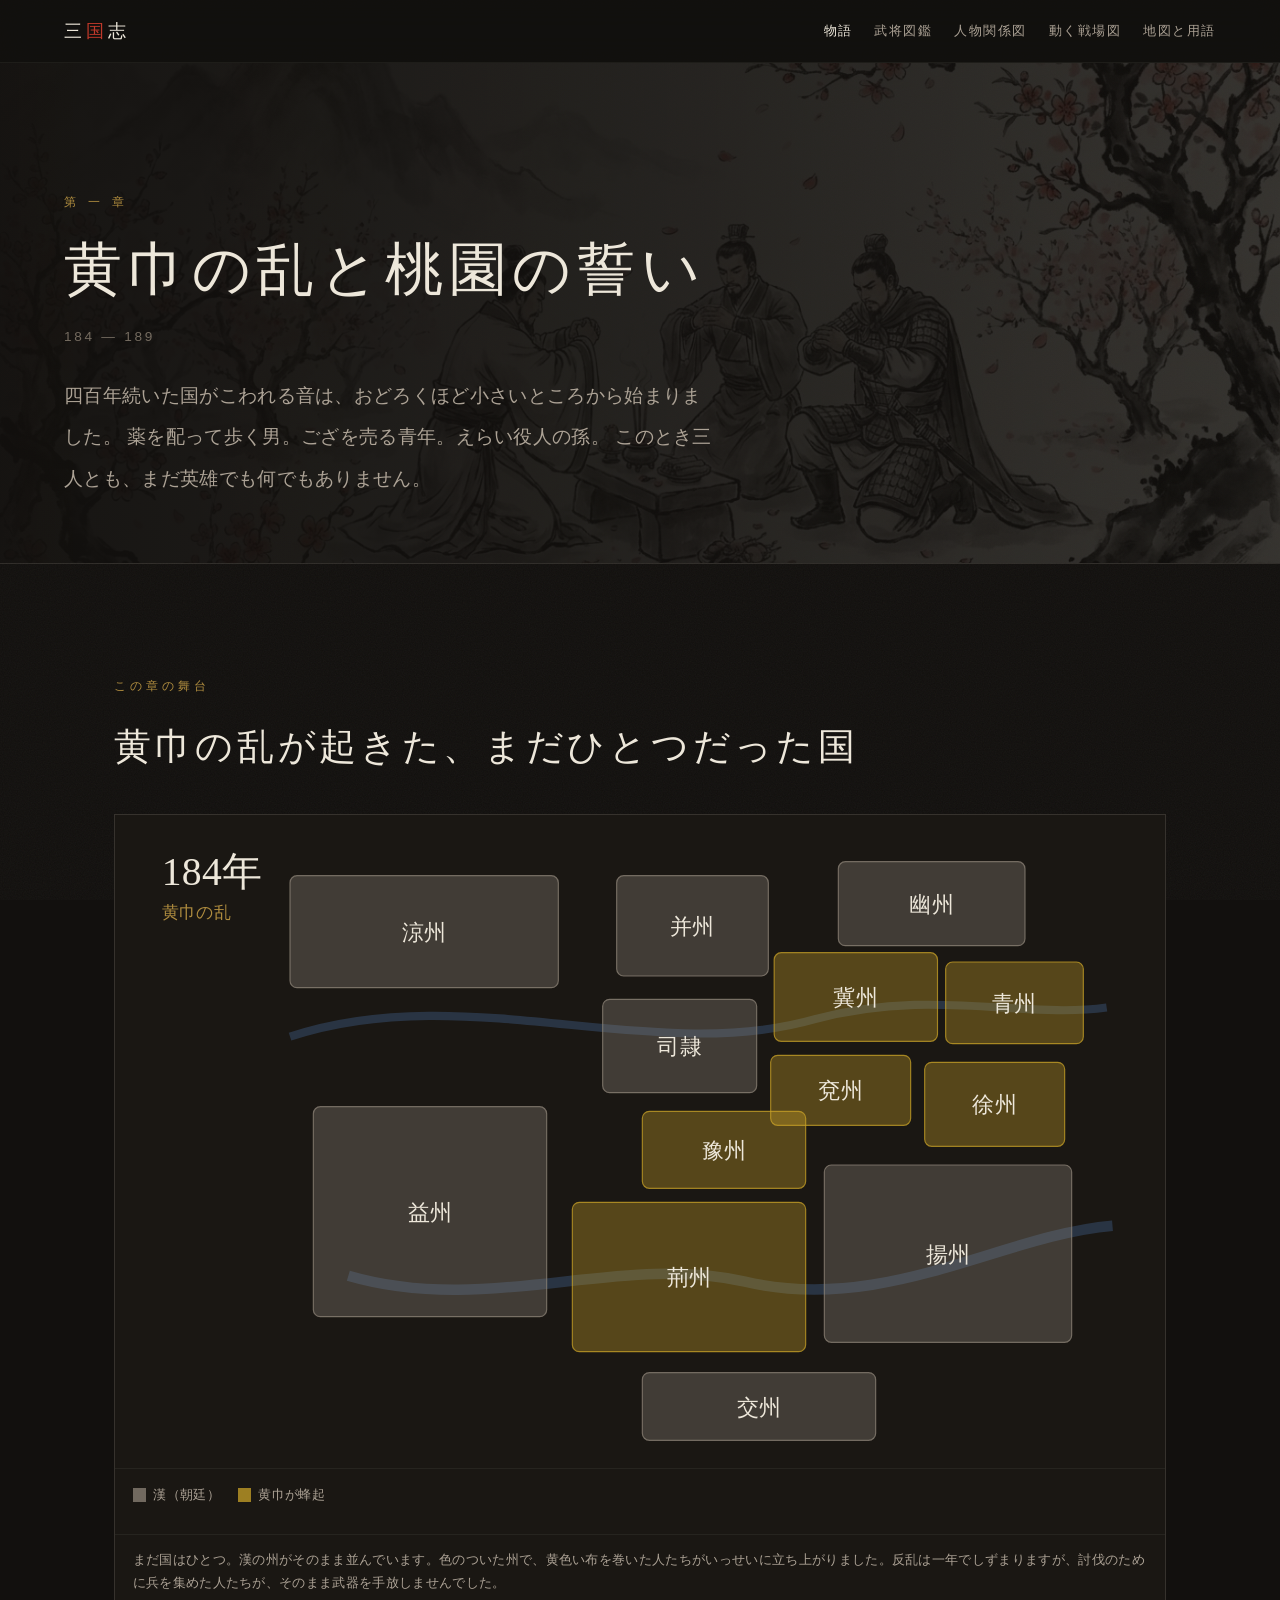
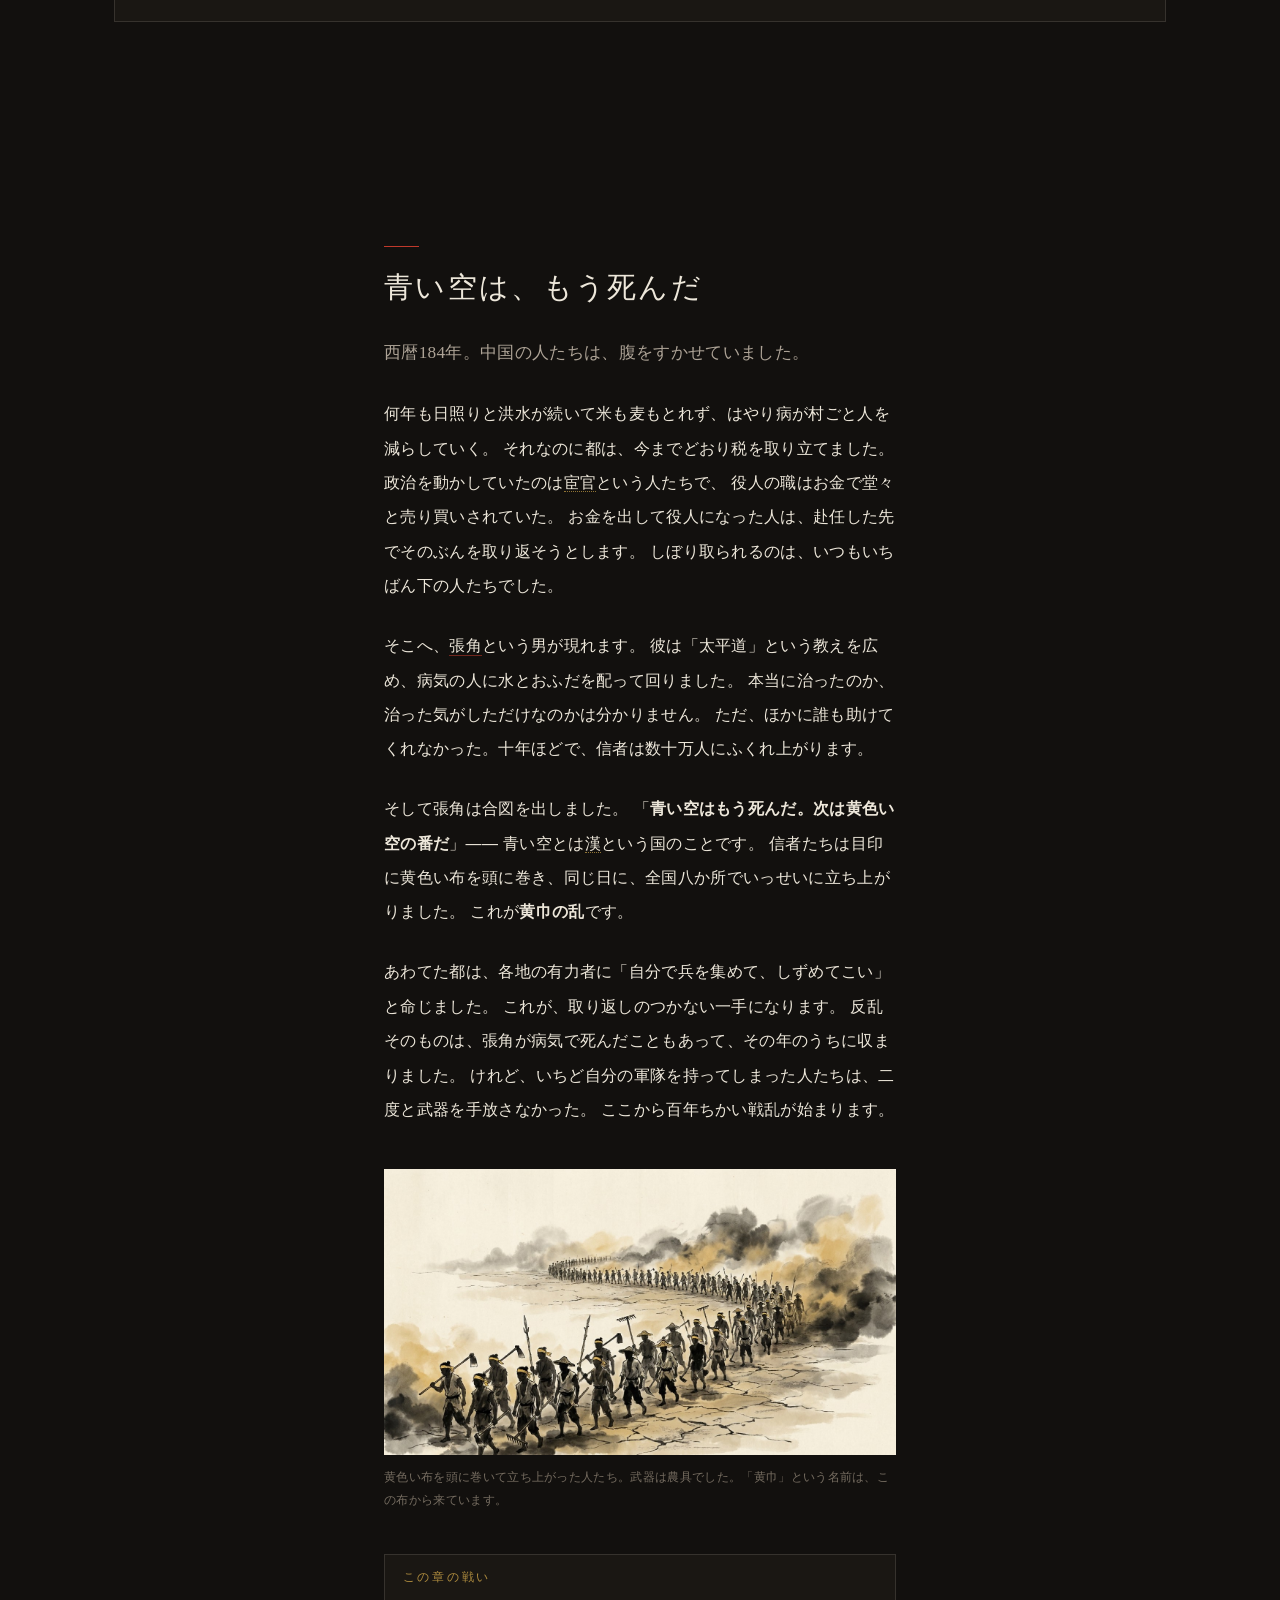
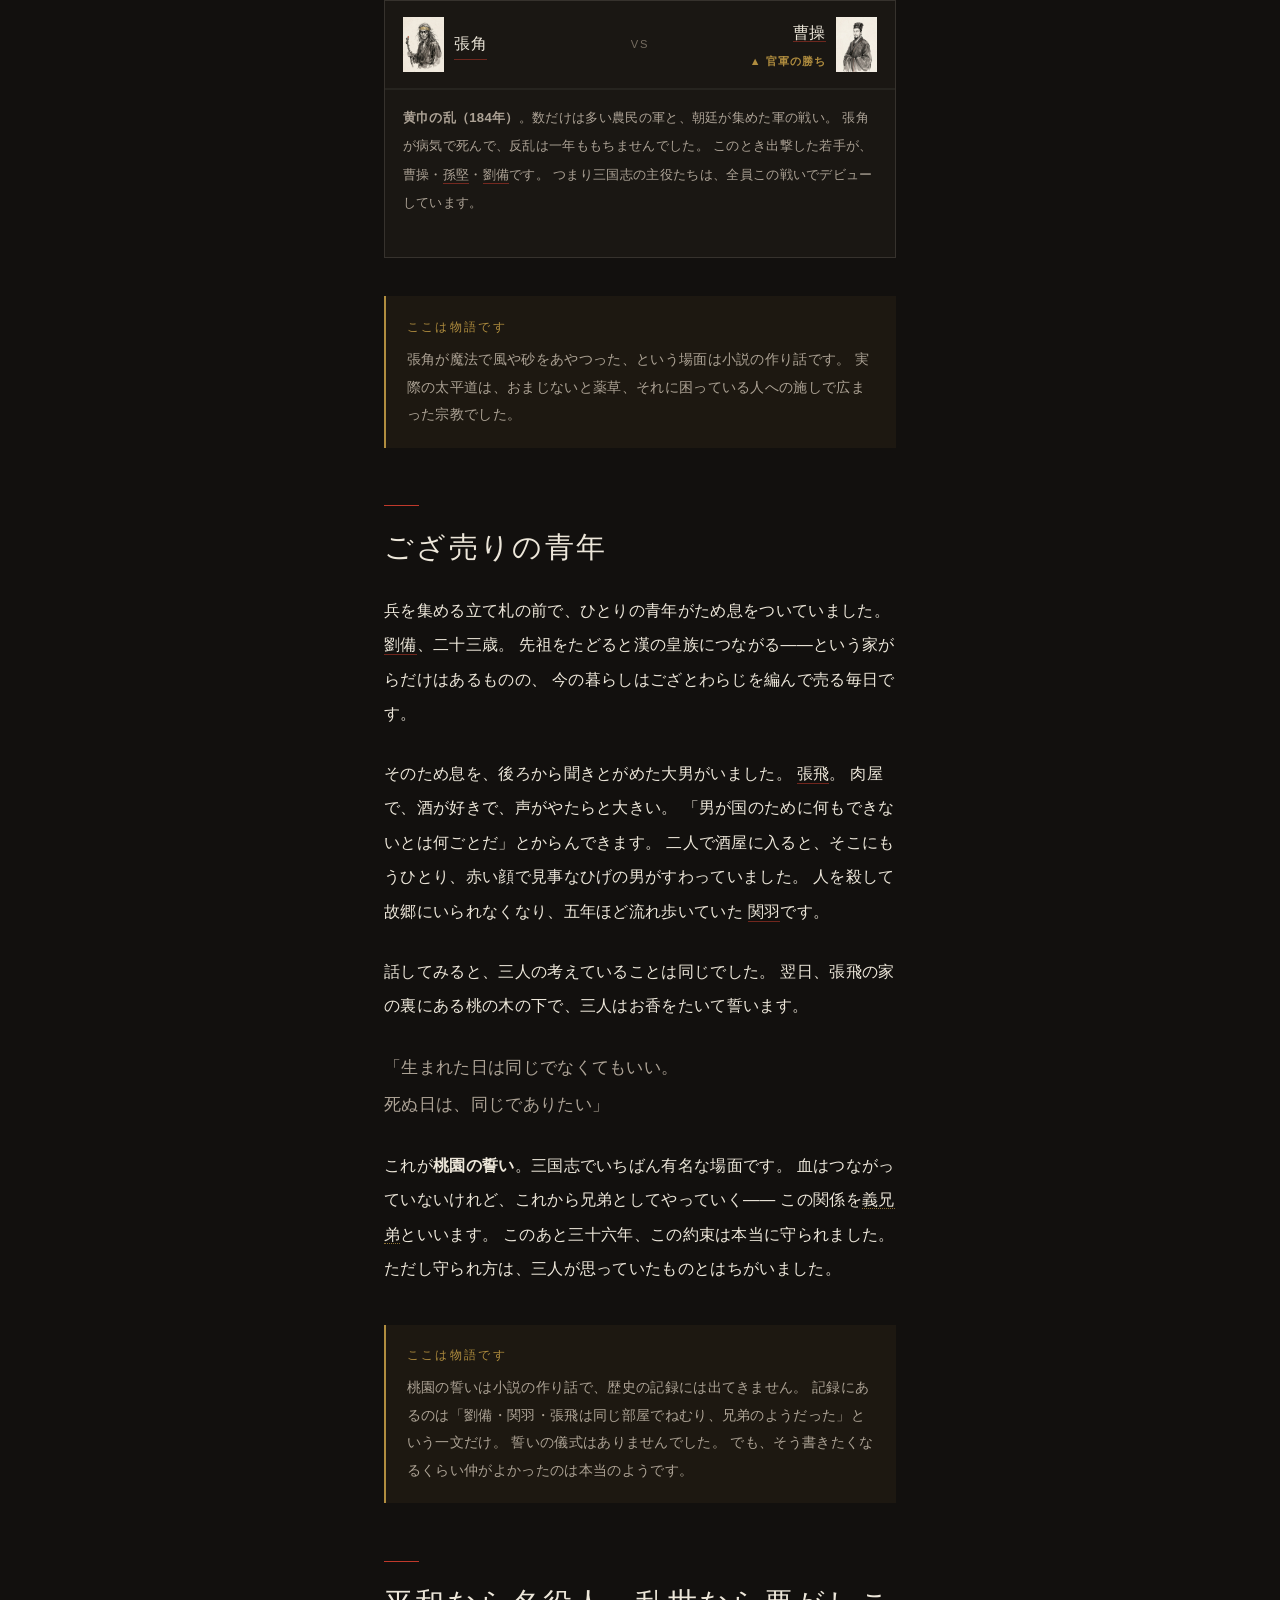
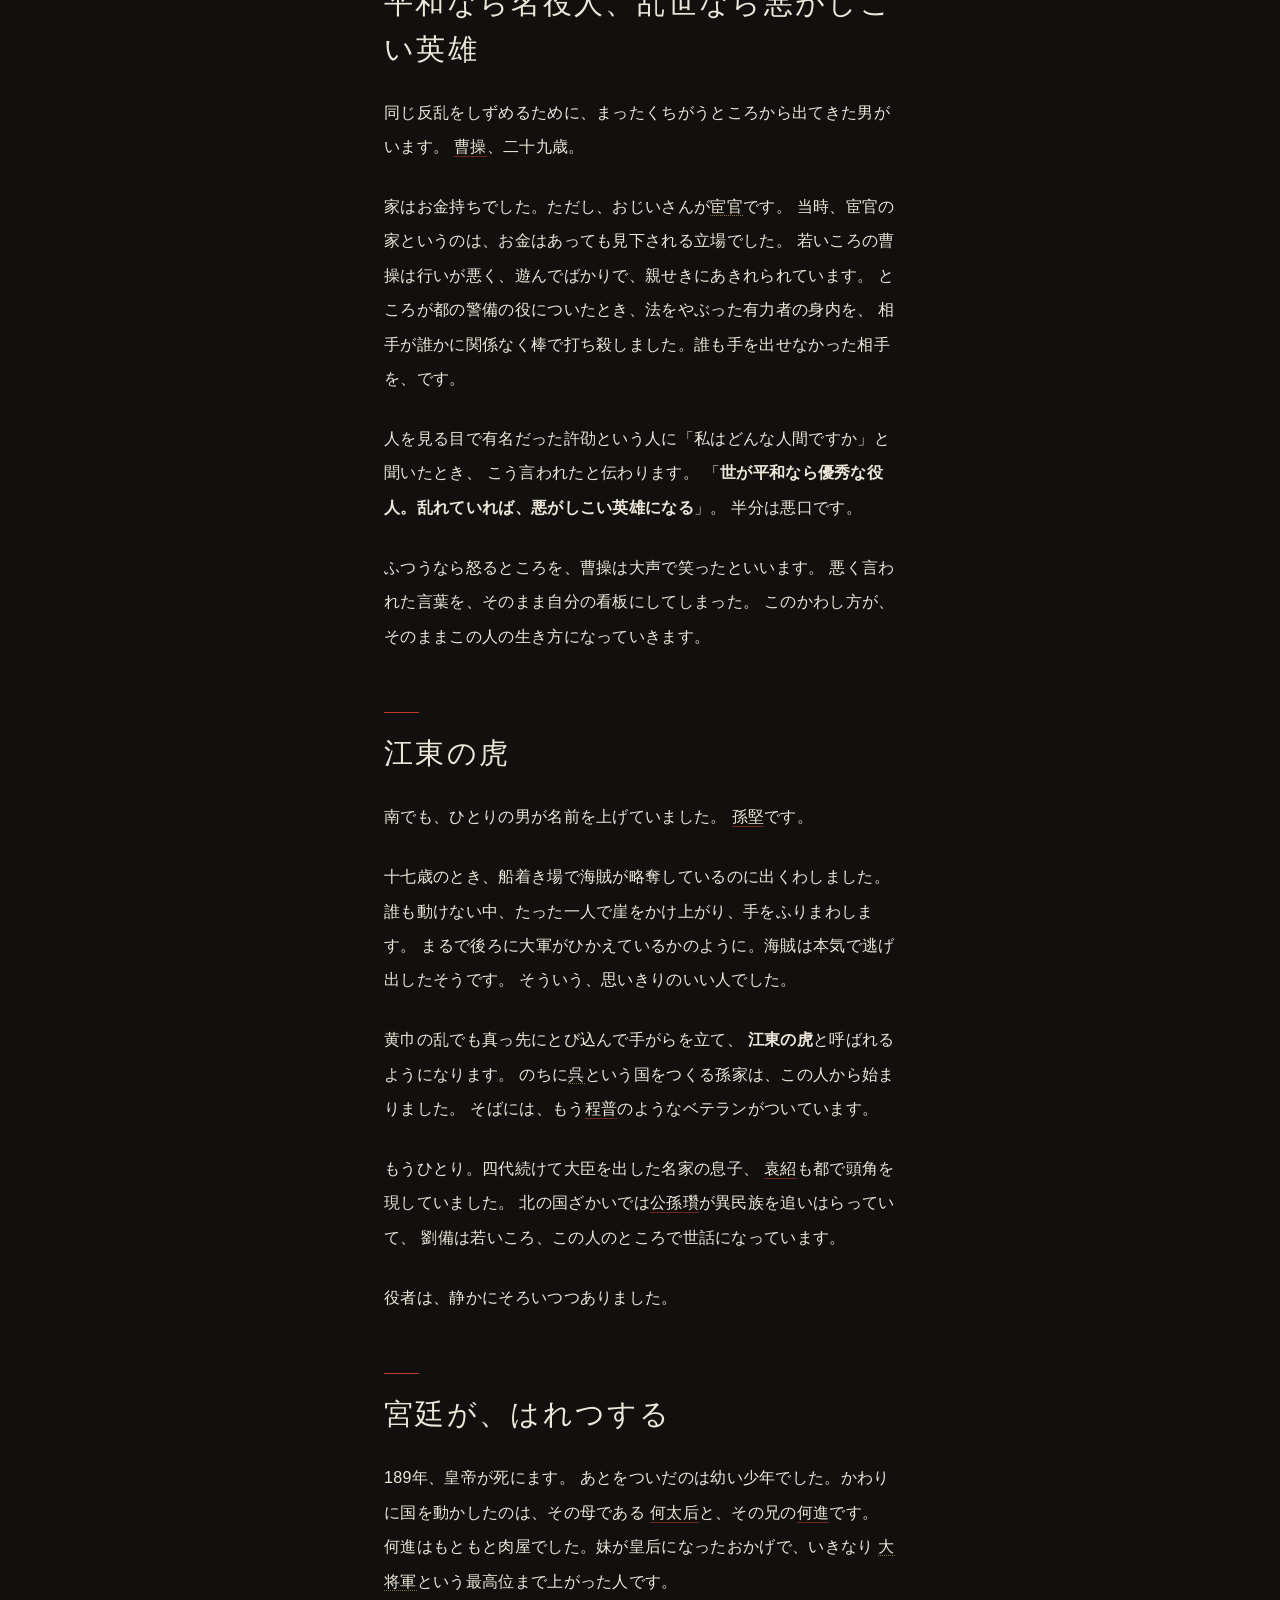
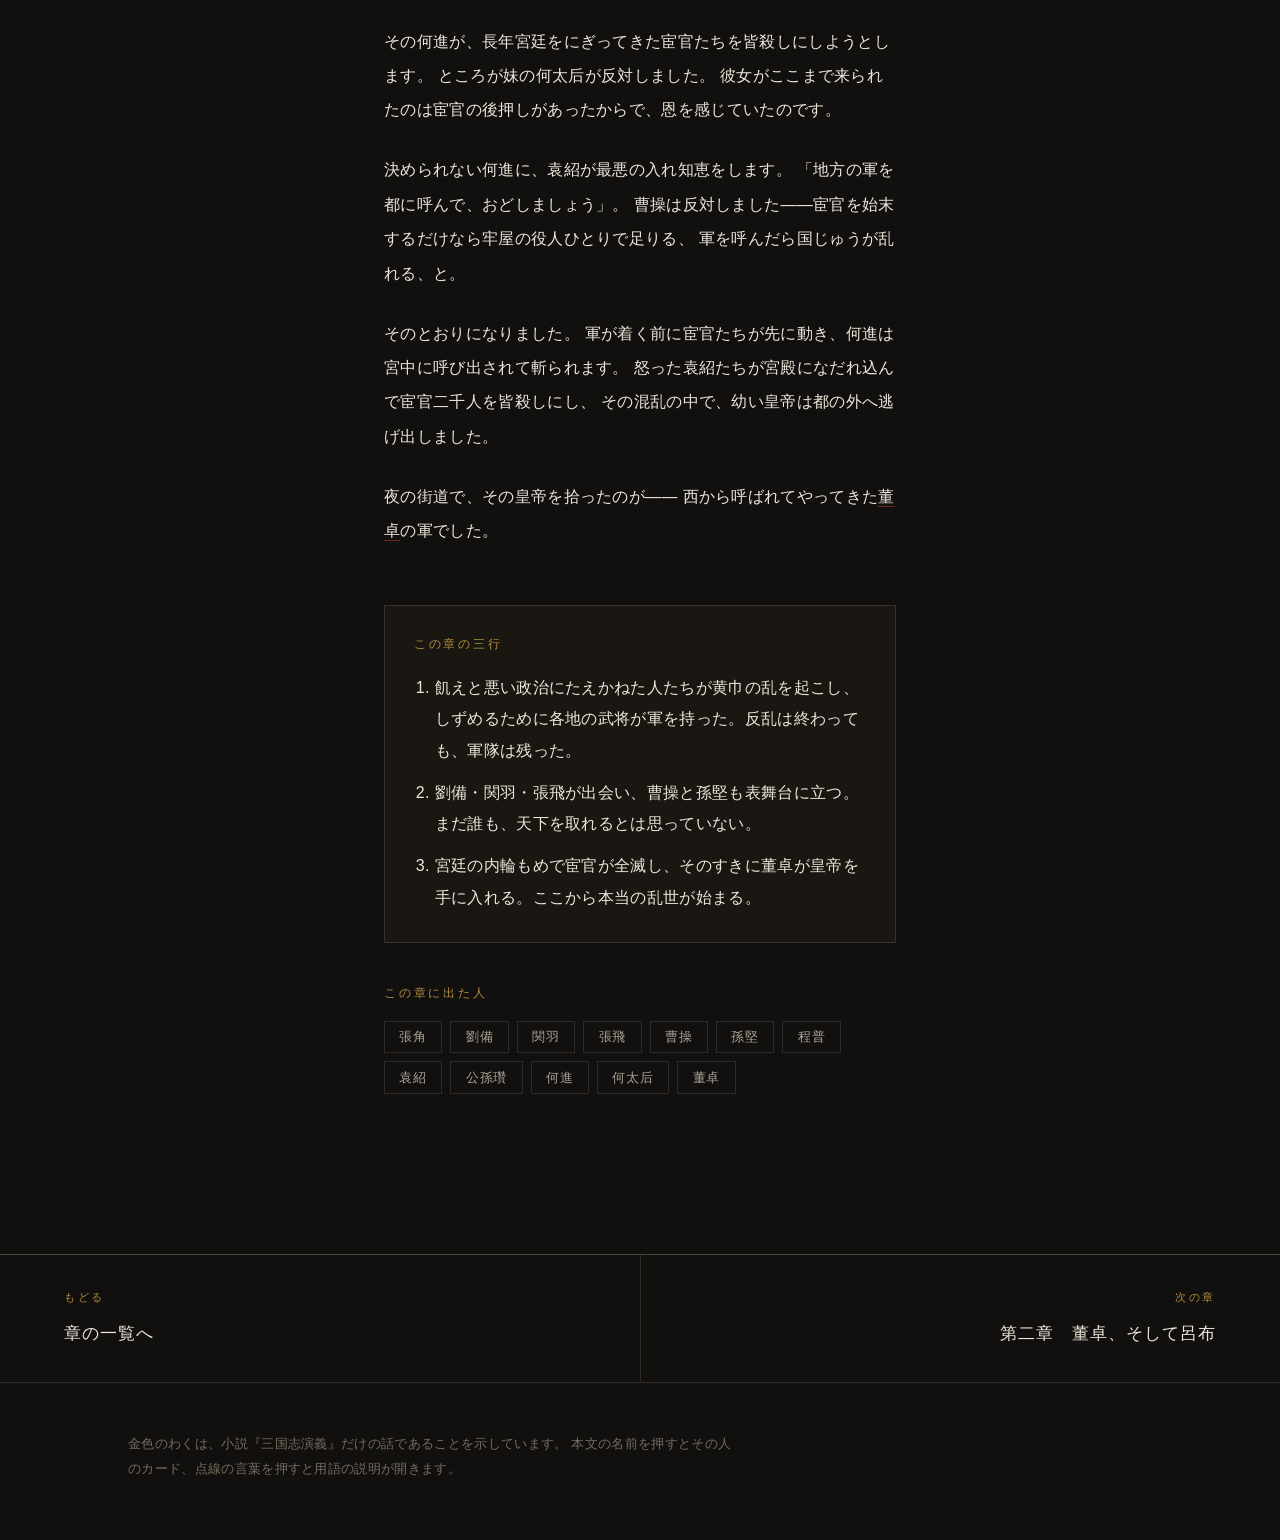
<file: story/01.html>
<!DOCTYPE html>
<html lang="ja">
<head>
<meta charset="UTF-8">
<meta name="viewport" content="width=device-width, initial-scale=1.0">
<title>第一章 黄巾の乱と桃園の誓い ── 三国志</title>
<meta name="description" content="184年、黄色い布を巻いた農民たちが立ち上がった。劉備・関羽・張飛の出会いと、曹操・孫堅の登場まで。">
<link rel="stylesheet" href="../assets/style.css">
</head>
<body data-base="../">

<header class="nav">
  <a class="nav__brand" href="../index.html">三<b>国</b>志</a>
  <nav class="nav__links">
    <a href="../index.html#story" aria-current="page">物語</a>
    <a href="../bushou.html">武将図鑑</a>
    <a href="../kankei.html">人物関係図</a>
    <a href="../kassen.html">動く戦場図</a>
    <a href="../yougo.html">地図と用語</a>
  </nav>
</header>

<section class="chapter-hero">
  <div class="chapter-hero__pic"><img src="../assets/scenes/touen.jpg" alt="桃園の誓い"></div>
  <p class="chapter-hero__no">第 一 章</p>
  <h1 class="chapter-hero__title">黄巾の乱と桃園の誓い</h1>
  <p class="chapter-hero__years">184 — 189</p>
  <p class="chapter-hero__lede">
    四百年続いた国がこわれる音は、おどろくほど小さいところから始まりました。
    薬を配って歩く男。ござを売る青年。えらい役人の孫。
    このとき三人とも、まだ英雄でも何でもありません。
  </p>
</section>

<section class="sec" id="ch-stage">
  <div class="wrap">
    <p class="sec__label">この章の舞台</p>
    <h2 class="sec__title">黄巾の乱が起きた、まだひとつだった国</h2>
    <div id="seiryoku"></div>
  </div>
</section>

<article class="read">

  <h2>青い空は、もう死んだ</h2>

  <p class="lead">
    西暦184年。中国の人たちは、腹をすかせていました。
  </p>

  <p>
    何年も日照りと洪水が続いて米も麦もとれず、はやり病が村ごと人を減らしていく。
    それなのに都は、今までどおり税を取り立てました。
    政治を動かしていたのは<span class="t" data-t="宦官">宦官</span>という人たちで、
    役人の職はお金で堂々と売り買いされていた。
    お金を出して役人になった人は、赴任した先でそのぶんを取り返そうとします。
    しぼり取られるのは、いつもいちばん下の人たちでした。
  </p>

  <p>
    そこへ、<a class="p" data-p="張角">張角</a>という男が現れます。
    彼は「太平道」という教えを広め、病気の人に水とおふだを配って回りました。
    本当に治ったのか、治った気がしただけなのかは分かりません。
    ただ、ほかに誰も助けてくれなかった。十年ほどで、信者は数十万人にふくれ上がります。
  </p>

  <p>
    そして張角は合図を出しました。
    「<strong>青い空はもう死んだ。次は黄色い空の番だ</strong>」——
    青い空とは<span class="t" data-t="漢">漢</span>という国のことです。
    信者たちは目印に黄色い布を頭に巻き、同じ日に、全国八か所でいっせいに立ち上がりました。
    これが<strong>黄巾の乱</strong>です。
  </p>

  <p>
    あわてた都は、各地の有力者に「自分で兵を集めて、しずめてこい」と命じました。
    これが、取り返しのつかない一手になります。
    反乱そのものは、張角が病気で死んだこともあって、その年のうちに収まりました。
    けれど、いちど自分の軍隊を持ってしまった人たちは、二度と武器を手放さなかった。
    ここから百年ちかい戦乱が始まります。
  </p>

  <figure class="pic">
    <img src="../assets/scenes/koukin.jpg" alt="黄色い布を巻いて立ち上がった人たち">
    <figcaption>黄色い布を頭に巻いて立ち上がった人たち。武器は農具でした。「黄巾」という名前は、この布から来ています。</figcaption>
  </figure>

  <div class="duel">
    <div class="duel__head">この章の戦い</div>
    <div class="duel__row">
      <span class="duel__side"><span class="duel__name" data-p="張角">張角</span></span>
      <span class="duel__vs">VS</span>
      <span class="duel__side duel__side--r">
        <span><span class="duel__name" data-p="曹操">曹操</span>
        <b class="duel__win">▲ 官軍の勝ち</b></span>
      </span>
    </div>
    <p class="duel__note">
      <strong>黄巾の乱（184年）</strong>。数だけは多い農民の軍と、朝廷が集めた軍の戦い。
      張角が病気で死んで、反乱は一年ももちませんでした。
      このとき出撃した若手が、曹操・<a class="p" data-p="孫堅">孫堅</a>・<a class="p" data-p="劉備">劉備</a>です。
      つまり三国志の主役たちは、全員この戦いでデビューしています。
    </p>
  </div>

  <div class="note">
    <b>ここは物語です</b>
    <p>
      張角が魔法で風や砂をあやつった、という場面は小説の作り話です。
      実際の太平道は、おまじないと薬草、それに困っている人への施しで広まった宗教でした。
    </p>
  </div>

  <h2>ござ売りの青年</h2>

  <p>
    兵を集める立て札の前で、ひとりの青年がため息をついていました。
    <a class="p" data-p="劉備">劉備</a>、二十三歳。
    先祖をたどると漢の皇族につながる——という家がらだけはあるものの、
    今の暮らしはござとわらじを編んで売る毎日です。
  </p>

  <p>
    そのため息を、後ろから聞きとがめた大男がいました。
    <a class="p" data-p="張飛">張飛</a>。
    肉屋で、酒が好きで、声がやたらと大きい。
    「男が国のために何もできないとは何ごとだ」とからんできます。
    二人で酒屋に入ると、そこにもうひとり、赤い顔で見事なひげの男がすわっていました。
    人を殺して故郷にいられなくなり、五年ほど流れ歩いていた
    <a class="p" data-p="関羽">関羽</a>です。
  </p>

  <p>
    話してみると、三人の考えていることは同じでした。
    翌日、張飛の家の裏にある桃の木の下で、三人はお香をたいて誓います。
  </p>

  <p class="lead">
    「生まれた日は同じでなくてもいい。<br>
    死ぬ日は、同じでありたい」
  </p>

  <p>
    これが<strong>桃園の誓い</strong>。三国志でいちばん有名な場面です。
    血はつながっていないけれど、これから兄弟としてやっていく——
    この関係を<span class="t" data-t="義兄弟">義兄弟</span>といいます。
    このあと三十六年、この約束は本当に守られました。
    ただし守られ方は、三人が思っていたものとはちがいました。
  </p>

  <div class="note">
    <b>ここは物語です</b>
    <p>
      桃園の誓いは小説の作り話で、歴史の記録には出てきません。
      記録にあるのは「劉備・関羽・張飛は同じ部屋でねむり、兄弟のようだった」という一文だけ。
      誓いの儀式はありませんでした。
      でも、そう書きたくなるくらい仲がよかったのは本当のようです。
    </p>
  </div>

  <h2>平和なら名役人、乱世なら悪がしこい英雄</h2>

  <p>
    同じ反乱をしずめるために、まったくちがうところから出てきた男がいます。
    <a class="p" data-p="曹操">曹操</a>、二十九歳。
  </p>

  <p>
    家はお金持ちでした。ただし、おじいさんが<span class="t" data-t="宦官">宦官</span>です。
    当時、宦官の家というのは、お金はあっても見下される立場でした。
    若いころの曹操は行いが悪く、遊んでばかりで、親せきにあきれられています。
    ところが都の警備の役についたとき、法をやぶった有力者の身内を、
    相手が誰かに関係なく棒で打ち殺しました。誰も手を出せなかった相手を、です。
  </p>

  <p>
    人を見る目で有名だった許劭という人に「私はどんな人間ですか」と聞いたとき、
    こう言われたと伝わります。
    「<strong>世が平和なら優秀な役人。乱れていれば、悪がしこい英雄になる</strong>」。
    半分は悪口です。
  </p>

  <p>
    ふつうなら怒るところを、曹操は大声で笑ったといいます。
    悪く言われた言葉を、そのまま自分の看板にしてしまった。
    このかわし方が、そのままこの人の生き方になっていきます。
  </p>

  <h2>江東の虎</h2>

  <p>
    南でも、ひとりの男が名前を上げていました。
    <a class="p" data-p="孫堅">孫堅</a>です。
  </p>

  <p>
    十七歳のとき、船着き場で海賊が略奪しているのに出くわしました。
    誰も動けない中、たった一人で崖をかけ上がり、手をふりまわします。
    まるで後ろに大軍がひかえているかのように。海賊は本気で逃げ出したそうです。
    そういう、思いきりのいい人でした。
  </p>

  <p>
    黄巾の乱でも真っ先にとび込んで手がらを立て、
    <strong>江東の虎</strong>と呼ばれるようになります。
    のちに<span class="t" data-t="呉">呉</span>という国をつくる孫家は、この人から始まりました。
    そばには、もう<a class="p" data-p="程普">程普</a>のようなベテランがついています。
  </p>

  <p>
    もうひとり。四代続けて大臣を出した名家の息子、
    <a class="p" data-p="袁紹">袁紹</a>も都で頭角を現していました。
    北の国ざかいでは<a class="p" data-p="公孫瓚">公孫瓚</a>が異民族を追いはらっていて、
    劉備は若いころ、この人のところで世話になっています。
  </p>

  <p>
    役者は、静かにそろいつつありました。
  </p>

  <h2>宮廷が、はれつする</h2>

  <p>
    189年、皇帝が死にます。
    あとをついだのは幼い少年でした。かわりに国を動かしたのは、その母である
    <a class="p" data-p="何太后">何太后</a>と、その兄の<a class="p" data-p="何進">何進</a>です。
    何進はもともと肉屋でした。妹が皇后になったおかげで、いきなり
    <span class="t" data-t="大将軍">大将軍</span>という最高位まで上がった人です。
  </p>

  <p>
    その何進が、長年宮廷をにぎってきた宦官たちを皆殺しにしようとします。
    ところが妹の何太后が反対しました。
    彼女がここまで来られたのは宦官の後押しがあったからで、恩を感じていたのです。
  </p>

  <p>
    決められない何進に、袁紹が最悪の入れ知恵をします。
    「地方の軍を都に呼んで、おどしましょう」。
    曹操は反対しました——宦官を始末するだけなら牢屋の役人ひとりで足りる、
    軍を呼んだら国じゅうが乱れる、と。
  </p>

  <p>
    そのとおりになりました。
    軍が着く前に宦官たちが先に動き、何進は宮中に呼び出されて斬られます。
    怒った袁紹たちが宮殿になだれ込んで宦官二千人を皆殺しにし、
    その混乱の中で、幼い皇帝は都の外へ逃げ出しました。
  </p>

  <p>
    夜の街道で、その皇帝を拾ったのが——
    西から呼ばれてやってきた<a class="p" data-p="董卓">董卓</a>の軍でした。
  </p>

  <div class="summary">
    <b>この章の三行</b>
    <ol>
      <li>飢えと悪い政治にたえかねた人たちが黄巾の乱を起こし、しずめるために各地の武将が軍を持った。反乱は終わっても、軍隊は残った。</li>
      <li>劉備・関羽・張飛が出会い、曹操と孫堅も表舞台に立つ。まだ誰も、天下を取れるとは思っていない。</li>
      <li>宮廷の内輪もめで宦官が全滅し、そのすきに董卓が皇帝を手に入れる。ここから本当の乱世が始まる。</li>
    </ol>
  </div>

  <div class="people-strip">
    <b>この章に出た人</b>
    <div class="people-strip__list">
      <button class="pchip" data-p="張角">張角</button>
      <button class="pchip" data-p="劉備">劉備</button>
      <button class="pchip" data-p="関羽">関羽</button>
      <button class="pchip" data-p="張飛">張飛</button>
      <button class="pchip" data-p="曹操">曹操</button>
      <button class="pchip" data-p="孫堅">孫堅</button>
      <button class="pchip" data-p="程普">程普</button>
      <button class="pchip" data-p="袁紹">袁紹</button>
      <button class="pchip" data-p="公孫瓚">公孫瓚</button>
      <button class="pchip" data-p="何進">何進</button>
      <button class="pchip" data-p="何太后">何太后</button>
      <button class="pchip" data-p="董卓">董卓</button>
    </div>
  </div>

</article>

<nav class="chapter-nav">
  <a href="../index.html#story">
    <small>もどる</small>
    <span>章の一覧へ</span>
  </a>
  <a href="02.html">
    <small>次の章</small>
    <span>第二章　董卓、そして呂布</span>
  </a>
</nav>

<footer class="foot">
  <div class="wrap">
    <p>
      金色のわくは、小説『三国志演義』だけの話であることを示しています。
      本文の名前を押すとその人のカード、点線の言葉を押すと用語の説明が開きます。
    </p>
  </div>
</footer>

<script src="../assets/data/bushou.js"></script>
<script src="../assets/data/terms.js"></script>
<script src="../assets/data/kankei.js"></script>
<script src="../assets/data/map.js"></script>
<script src="../assets/script.js"></script>
<script>drawMap(document.getElementById("seiryoku"), "184年");</script>
</body>
</html>
</file>
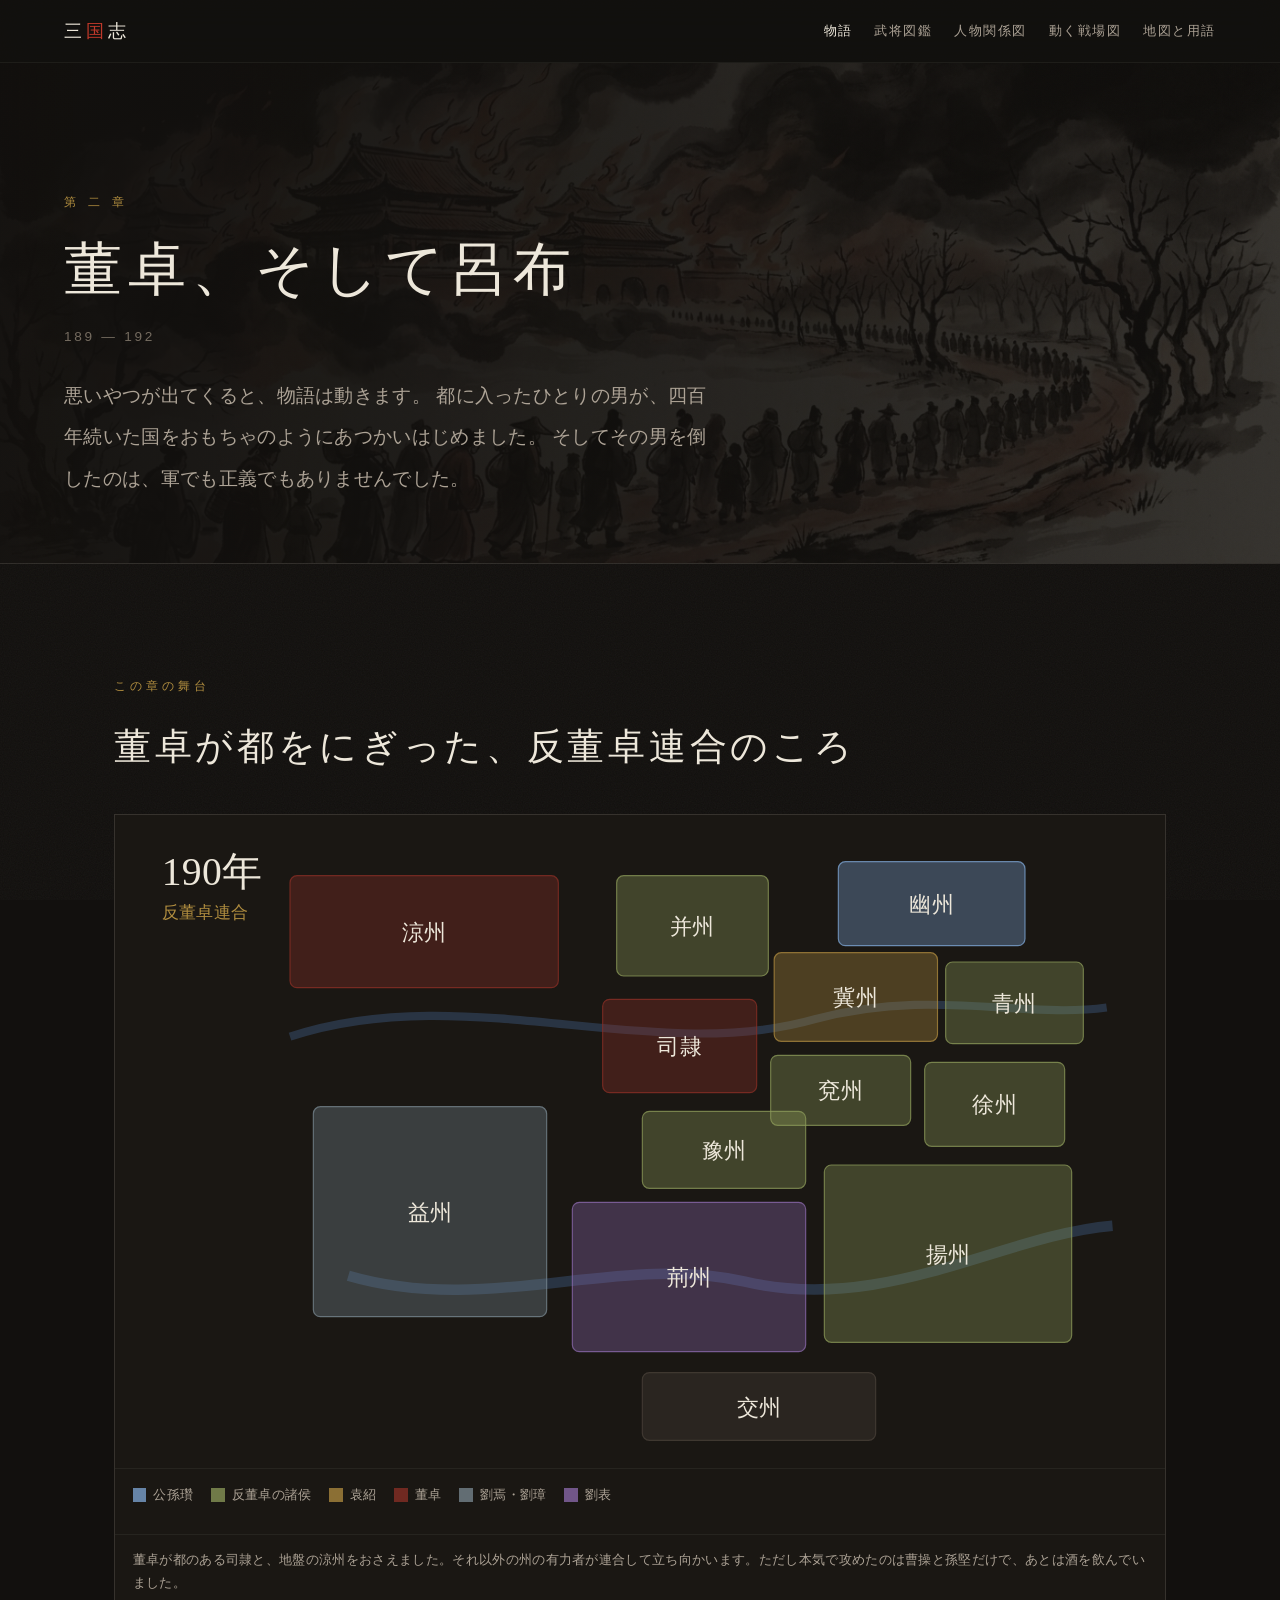
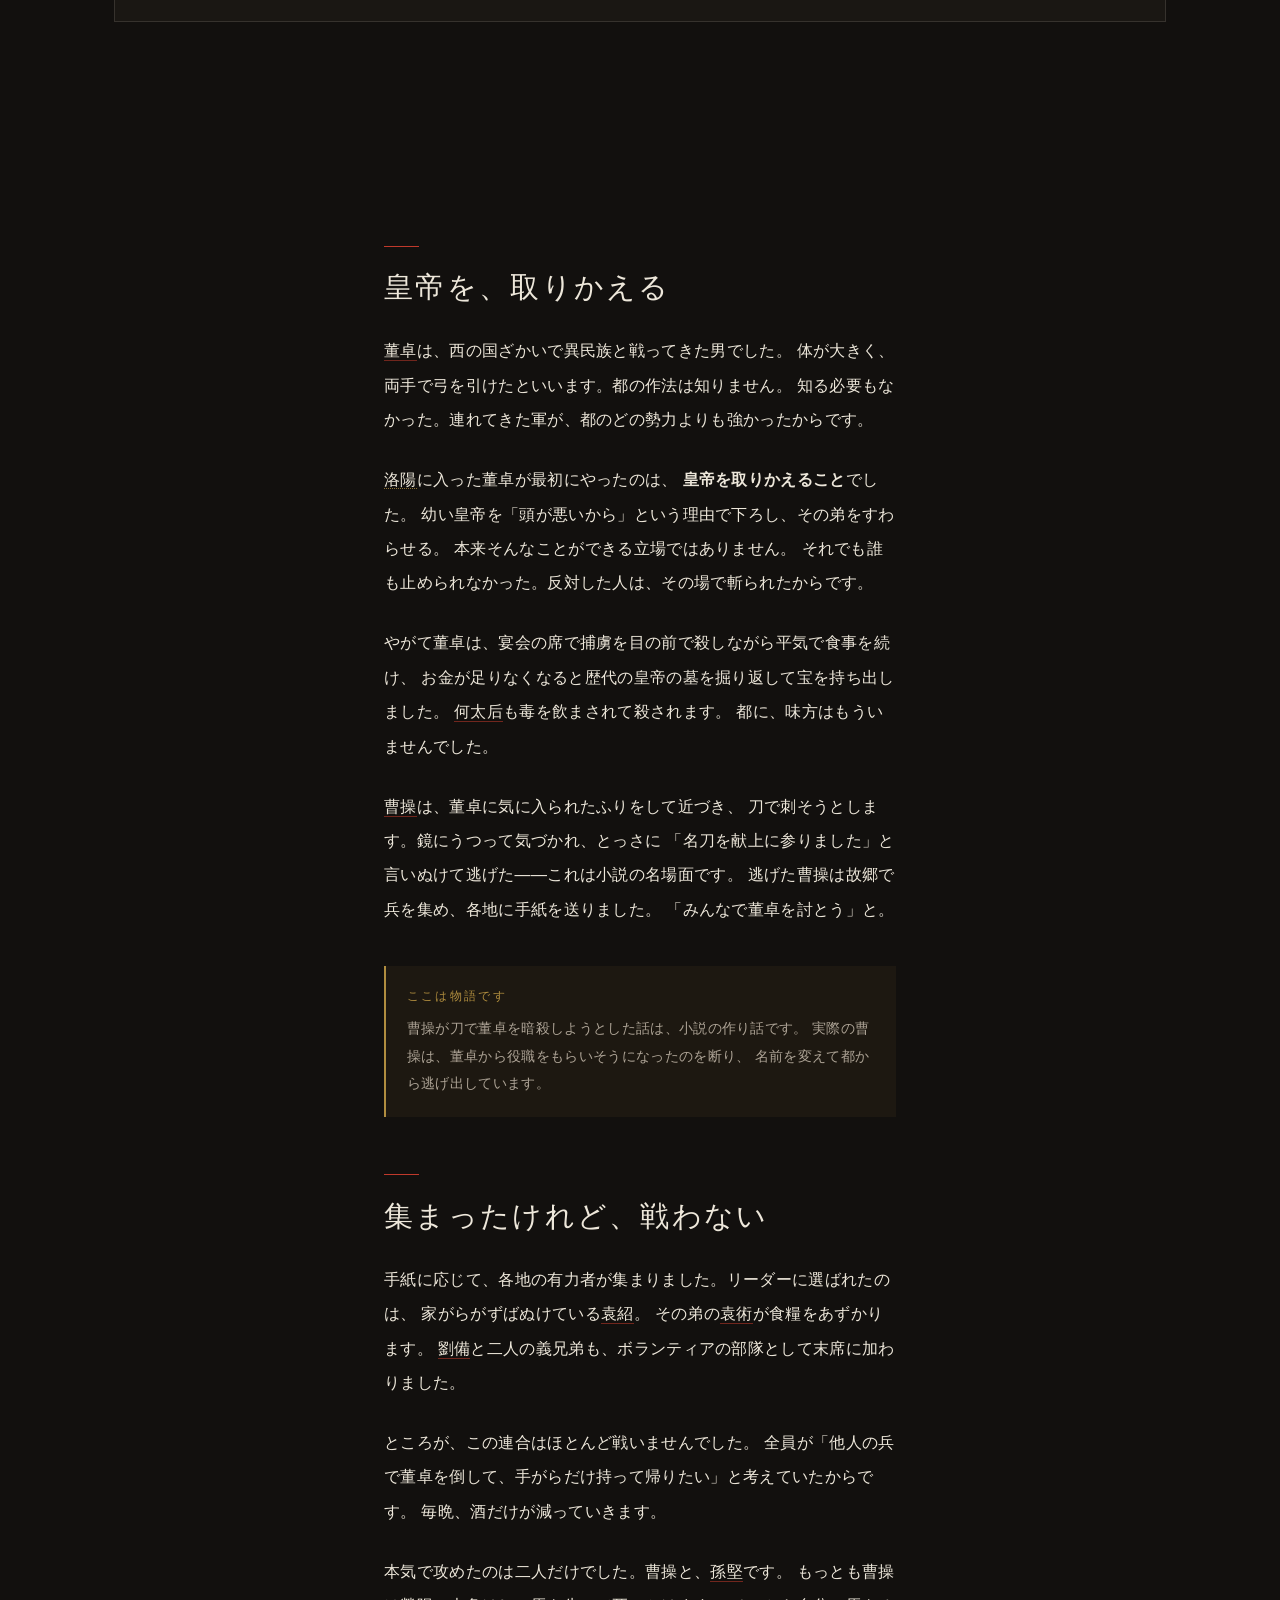
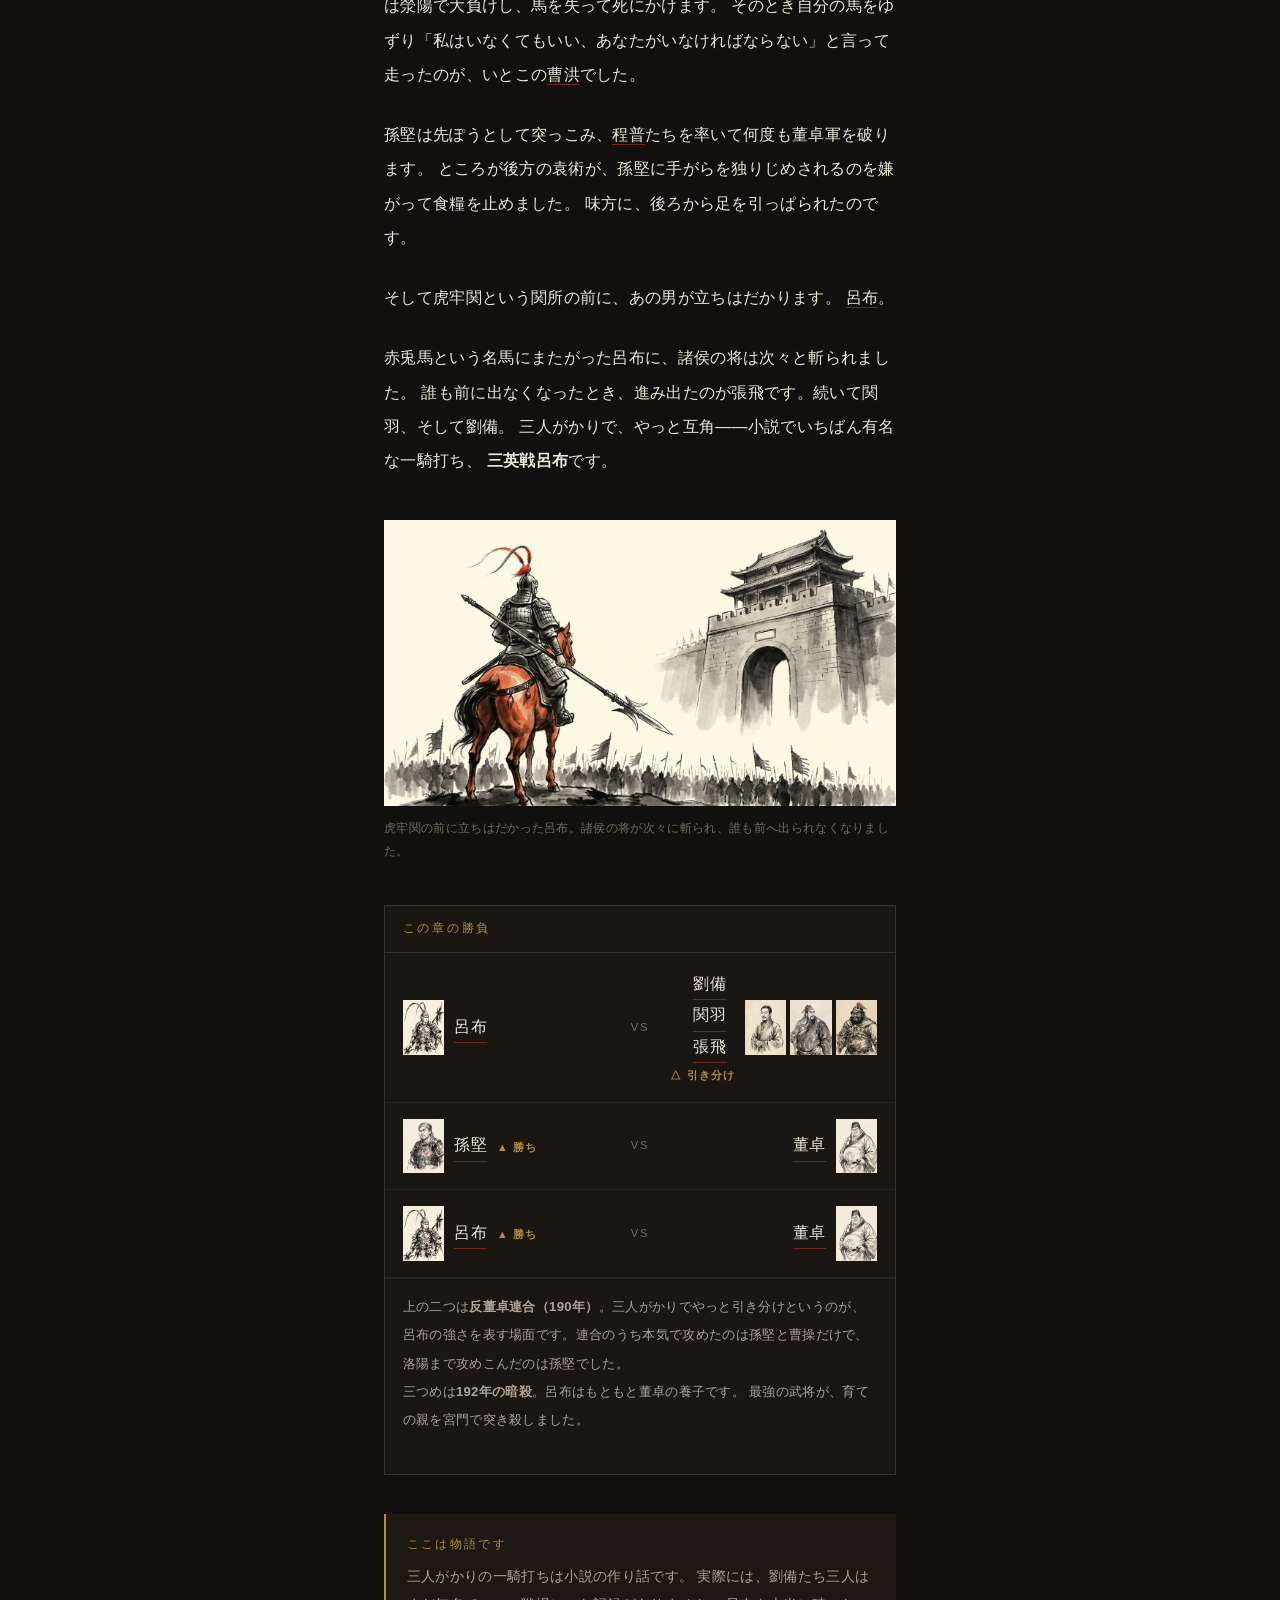
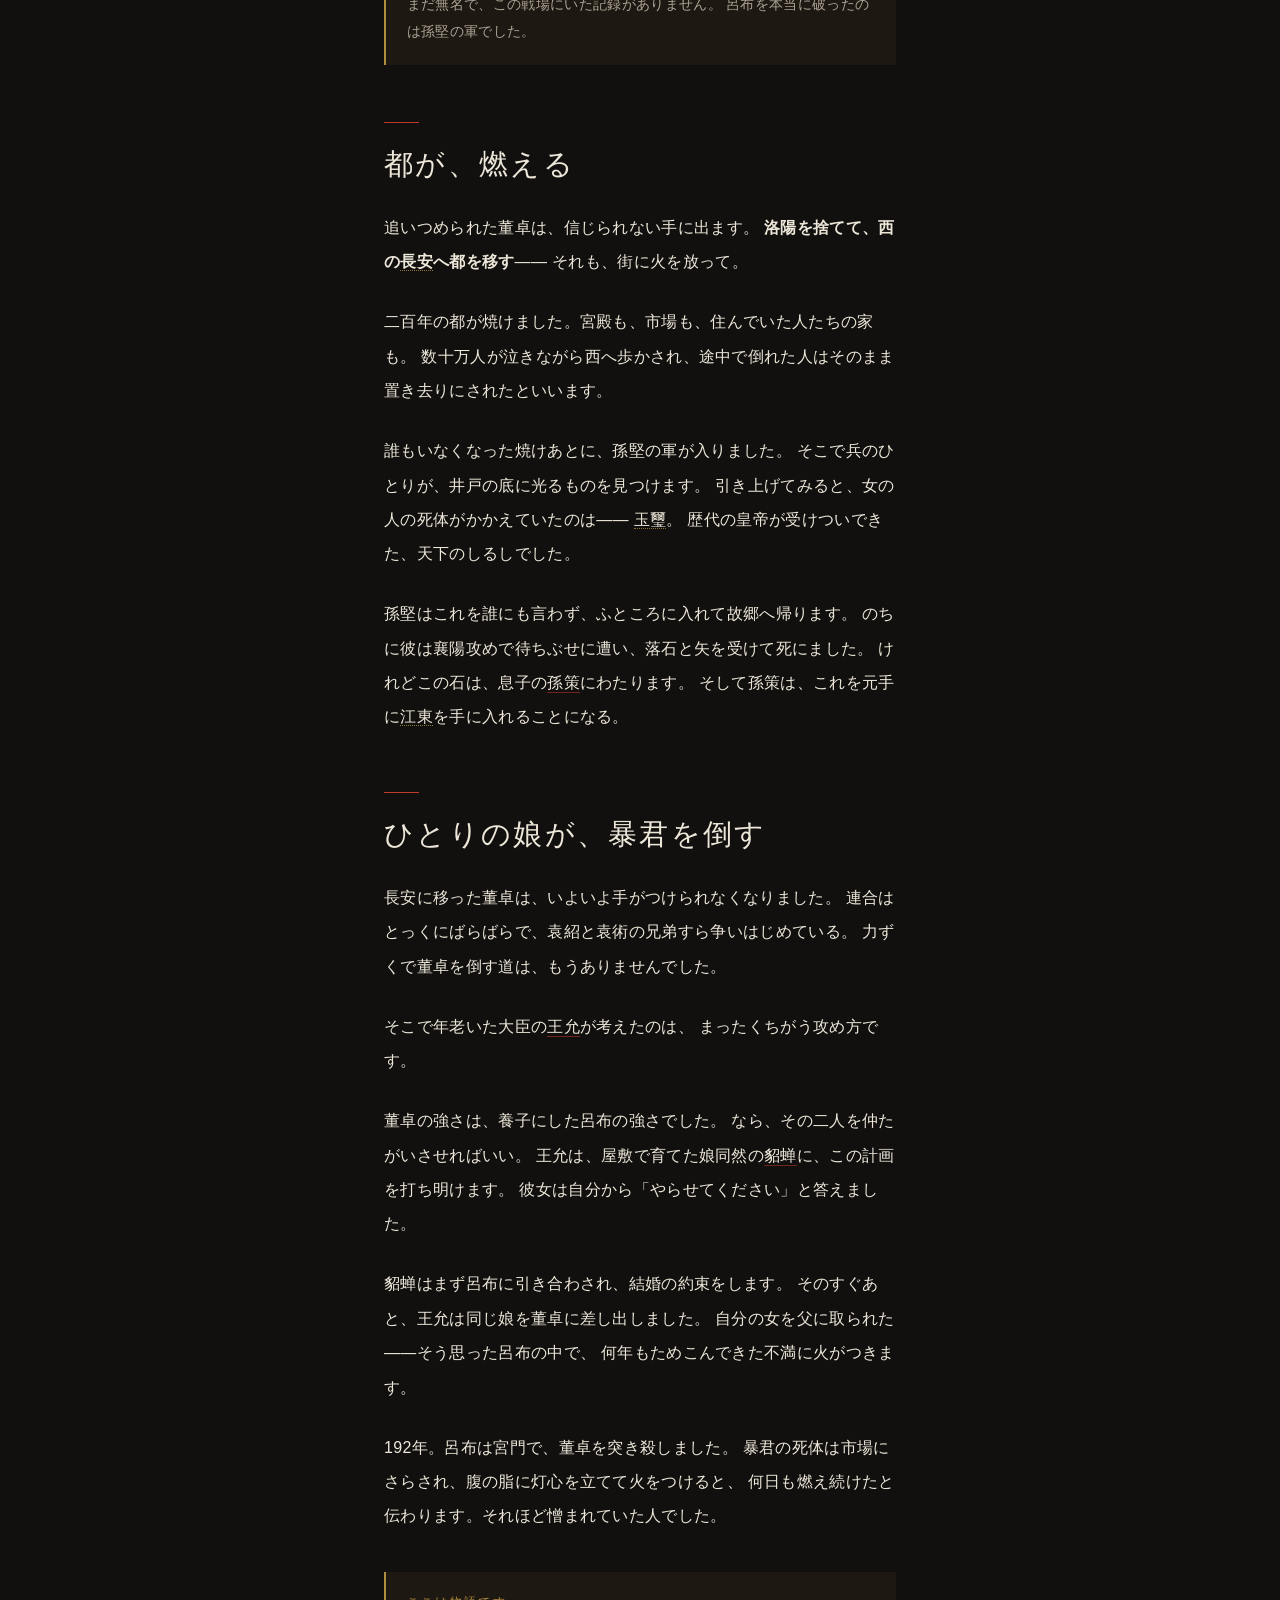
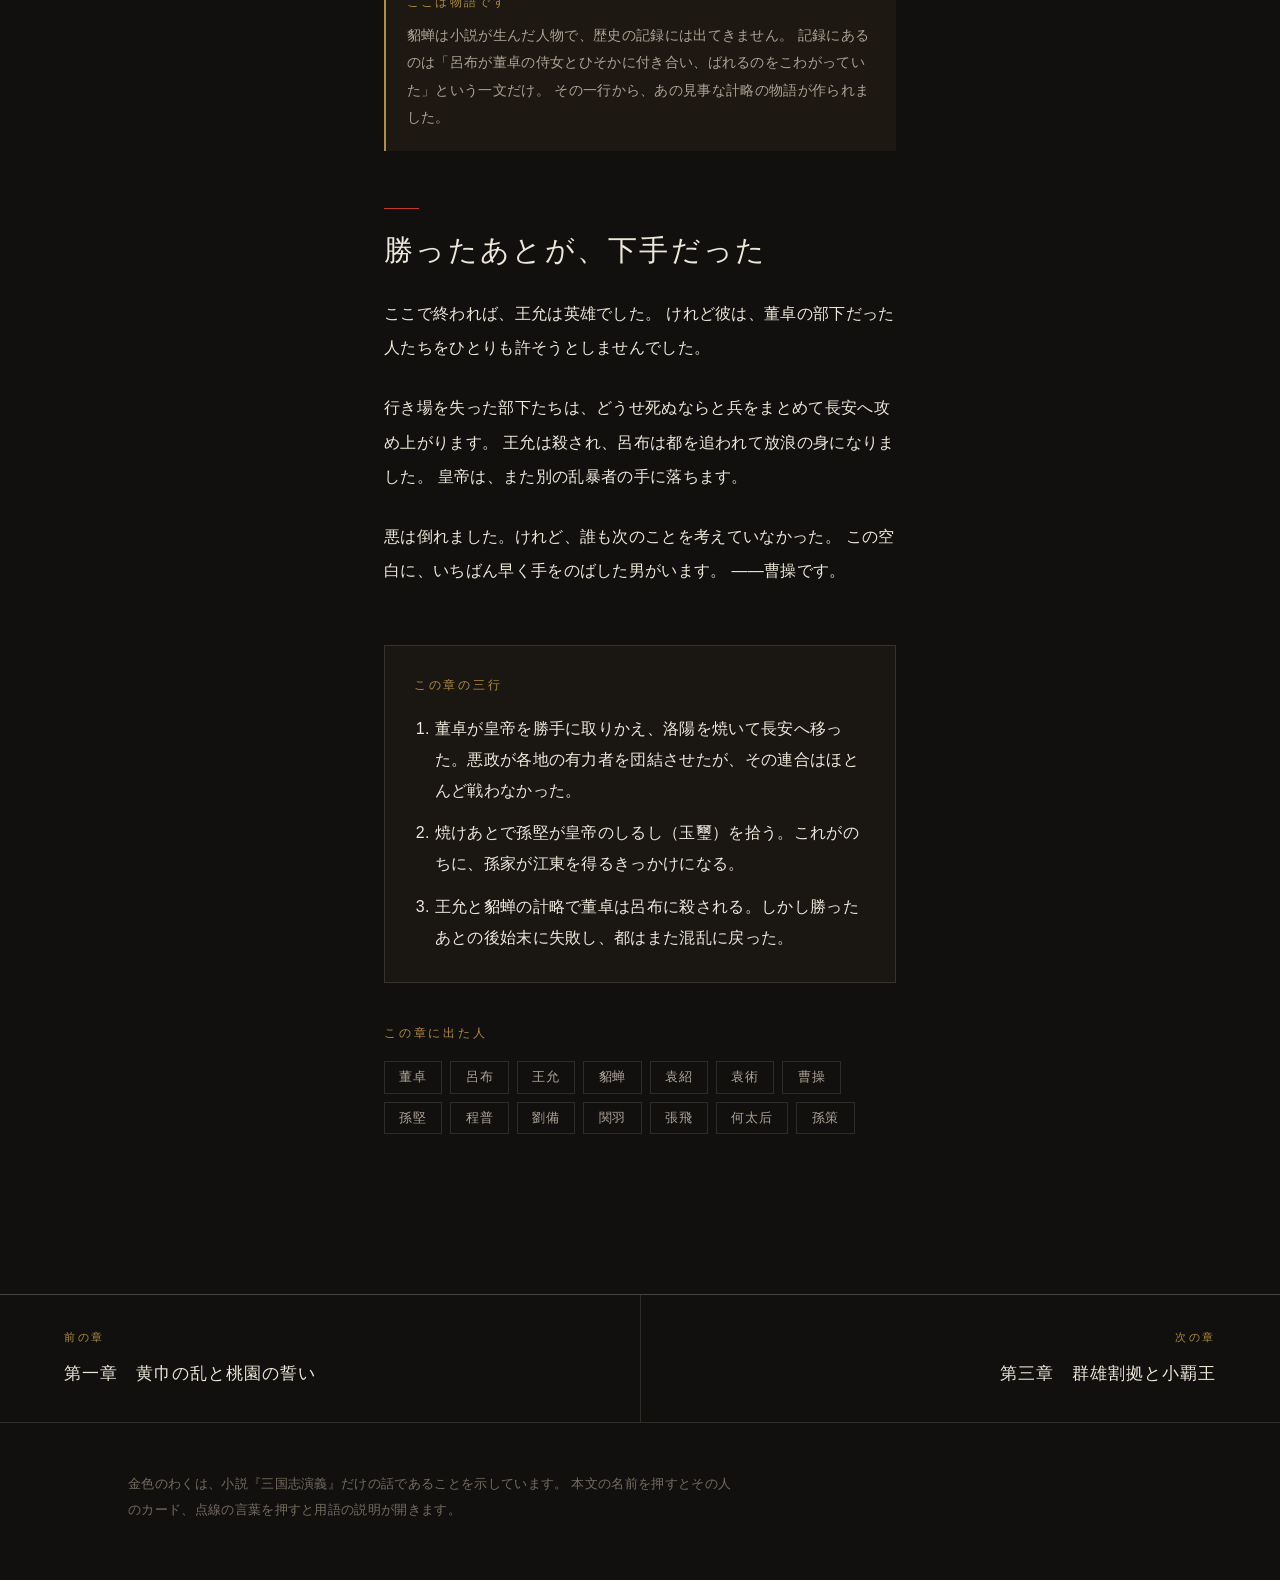
<file: story/02.html>
<!DOCTYPE html>
<html lang="ja">
<head>
<meta charset="UTF-8">
<meta name="viewport" content="width=device-width, initial-scale=1.0">
<title>第二章 董卓、そして呂布 ── 三国志</title>
<meta name="description" content="洛陽を焼いた暴君・董卓と、最強の武人・呂布。反董卓連合と、美女をつかった計略。">
<link rel="stylesheet" href="../assets/style.css">
</head>
<body data-base="../">

<header class="nav">
  <a class="nav__brand" href="../index.html">三<b>国</b>志</a>
  <nav class="nav__links">
    <a href="../index.html#story" aria-current="page">物語</a>
    <a href="../bushou.html">武将図鑑</a>
    <a href="../kankei.html">人物関係図</a>
    <a href="../kassen.html">動く戦場図</a>
    <a href="../yougo.html">地図と用語</a>
  </nav>
</header>

<section class="chapter-hero">
  <div class="chapter-hero__pic"><img src="../assets/scenes/rakuyo-kaji.jpg" alt="燃える洛陽"></div>
  <p class="chapter-hero__no">第 二 章</p>
  <h1 class="chapter-hero__title">董卓、そして呂布</h1>
  <p class="chapter-hero__years">189 — 192</p>
  <p class="chapter-hero__lede">
    悪いやつが出てくると、物語は動きます。
    都に入ったひとりの男が、四百年続いた国をおもちゃのようにあつかいはじめました。
    そしてその男を倒したのは、軍でも正義でもありませんでした。
  </p>
</section>

<section class="sec" id="ch-stage">
  <div class="wrap">
    <p class="sec__label">この章の舞台</p>
    <h2 class="sec__title">董卓が都をにぎった、反董卓連合のころ</h2>
    <div id="seiryoku"></div>
  </div>
</section>

<article class="read">

  <h2>皇帝を、取りかえる</h2>

  <p>
    <a class="p" data-p="董卓">董卓</a>は、西の国ざかいで異民族と戦ってきた男でした。
    体が大きく、両手で弓を引けたといいます。都の作法は知りません。
    知る必要もなかった。連れてきた軍が、都のどの勢力よりも強かったからです。
  </p>

  <p>
    <span class="t" data-t="洛陽">洛陽</span>に入った董卓が最初にやったのは、
    <strong>皇帝を取りかえること</strong>でした。
    幼い皇帝を「頭が悪いから」という理由で下ろし、その弟をすわらせる。
    本来そんなことができる立場ではありません。
    それでも誰も止められなかった。反対した人は、その場で斬られたからです。
  </p>

  <p>
    やがて董卓は、宴会の席で捕虜を目の前で殺しながら平気で食事を続け、
    お金が足りなくなると歴代の皇帝の墓を掘り返して宝を持ち出しました。
    <a class="p" data-p="何太后">何太后</a>も毒を飲まされて殺されます。
    都に、味方はもういませんでした。
  </p>

  <p>
    <a class="p" data-p="曹操">曹操</a>は、董卓に気に入られたふりをして近づき、
    刀で刺そうとします。鏡にうつって気づかれ、とっさに
    「名刀を献上に参りました」と言いぬけて逃げた——これは小説の名場面です。
    逃げた曹操は故郷で兵を集め、各地に手紙を送りました。
    「みんなで董卓を討とう」と。
  </p>

  <div class="note">
    <b>ここは物語です</b>
    <p>
      曹操が刀で董卓を暗殺しようとした話は、小説の作り話です。
      実際の曹操は、董卓から役職をもらいそうになったのを断り、
      名前を変えて都から逃げ出しています。
    </p>
  </div>

  <h2>集まったけれど、戦わない</h2>

  <p>
    手紙に応じて、各地の有力者が集まりました。リーダーに選ばれたのは、
    家がらがずばぬけている<a class="p" data-p="袁紹">袁紹</a>。
    その弟の<a class="p" data-p="袁術">袁術</a>が食糧をあずかります。
    <a class="p" data-p="劉備">劉備</a>と二人の義兄弟も、ボランティアの部隊として末席に加わりました。
  </p>

  <p>
    ところが、この連合はほとんど戦いませんでした。
    全員が「他人の兵で董卓を倒して、手がらだけ持って帰りたい」と考えていたからです。
    毎晩、酒だけが減っていきます。
  </p>

  <p>
    本気で攻めたのは二人だけでした。曹操と、<a class="p" data-p="孫堅">孫堅</a>です。
    もっとも曹操は滎陽で大負けし、馬を失って死にかけます。
    そのとき自分の馬をゆずり「私はいなくてもいい、あなたがいなければならない」と言って
    走ったのが、いとこの<a class="p" data-p="曹洪">曹洪</a>でした。
  </p>

  <p>
    孫堅は先ぽうとして突っこみ、<a class="p" data-p="程普">程普</a>たちを率いて何度も董卓軍を破ります。
    ところが後方の袁術が、孫堅に手がらを独りじめされるのを嫌がって食糧を止めました。
    味方に、後ろから足を引っぱられたのです。
  </p>

  <p>
    そして虎牢関という関所の前に、あの男が立ちはだかります。
    <a class="p" data-p="呂布">呂布</a>。
  </p>

  <p>
    赤兎馬という名馬にまたがった呂布に、諸侯の将は次々と斬られました。
    誰も前に出なくなったとき、進み出たのが張飛です。続いて関羽、そして劉備。
    三人がかりで、やっと互角——小説でいちばん有名な一騎打ち、
    <strong>三英戦呂布</strong>です。
  </p>

  <figure class="pic">
    <img src="../assets/scenes/koroukan.jpg" alt="虎牢関の前に立ちはだかる呂布">
    <figcaption>虎牢関の前に立ちはだかった呂布。諸侯の将が次々に斬られ、誰も前へ出られなくなりました。</figcaption>
  </figure>

  <div class="duel">
    <div class="duel__head">この章の勝負</div>

    <div class="duel__row">
      <span class="duel__side"><span class="duel__name" data-p="呂布">呂布</span></span>
      <span class="duel__vs">VS</span>
      <span class="duel__side duel__side--r"><span class="duel__names">
        <span class="duel__name" data-p="劉備">劉備</span>
        <span class="duel__name" data-p="関羽">関羽</span>
        <span class="duel__name" data-p="張飛">張飛</span>
        <b class="duel__win">△ 引き分け</b>
      </span></span>
    </div>

    <div class="duel__row">
      <span class="duel__side"><span class="duel__name" data-p="孫堅">孫堅</span>
        <b class="duel__win">▲ 勝ち</b></span>
      <span class="duel__vs">VS</span>
      <span class="duel__side duel__side--r"><span class="duel__name" data-p="董卓">董卓</span></span>
    </div>

    <div class="duel__row">
      <span class="duel__side"><span class="duel__name" data-p="呂布">呂布</span>
        <b class="duel__win">▲ 勝ち</b></span>
      <span class="duel__vs">VS</span>
      <span class="duel__side duel__side--r"><span class="duel__name" data-p="董卓">董卓</span></span>
    </div>

    <p class="duel__note">
      上の二つは<strong>反董卓連合（190年）</strong>。三人がかりでやっと引き分けというのが、
      呂布の強さを表す場面です。連合のうち本気で攻めたのは孫堅と曹操だけで、
      洛陽まで攻めこんだのは孫堅でした。<br>
      三つめは<strong>192年の暗殺</strong>。呂布はもともと董卓の養子です。
      最強の武将が、育ての親を宮門で突き殺しました。
    </p>
  </div>

  <div class="note">
    <b>ここは物語です</b>
    <p>
      三人がかりの一騎打ちは小説の作り話です。
      実際には、劉備たち三人はまだ無名で、この戦場にいた記録がありません。
      呂布を本当に破ったのは孫堅の軍でした。
    </p>
  </div>

  <h2>都が、燃える</h2>

  <p>
    追いつめられた董卓は、信じられない手に出ます。
    <strong>洛陽を捨てて、西の<span class="t" data-t="長安">長安</span>へ都を移す</strong>——
    それも、街に火を放って。
  </p>

  <p>
    二百年の都が焼けました。宮殿も、市場も、住んでいた人たちの家も。
    数十万人が泣きながら西へ歩かされ、途中で倒れた人はそのまま置き去りにされたといいます。
  </p>

  <p>
    誰もいなくなった焼けあとに、孫堅の軍が入りました。
    そこで兵のひとりが、井戸の底に光るものを見つけます。
    引き上げてみると、女の人の死体がかかえていたのは——
    <span class="t" data-t="玉璽">玉璽</span>。
    歴代の皇帝が受けついできた、天下のしるしでした。
  </p>

  <p>
    孫堅はこれを誰にも言わず、ふところに入れて故郷へ帰ります。
    のちに彼は襄陽攻めで待ちぶせに遭い、落石と矢を受けて死にました。
    けれどこの石は、息子の<a class="p" data-p="孫策">孫策</a>にわたります。
    そして孫策は、これを元手に<span class="t" data-t="江東">江東</span>を手に入れることになる。
  </p>

  <h2>ひとりの娘が、暴君を倒す</h2>

  <p>
    長安に移った董卓は、いよいよ手がつけられなくなりました。
    連合はとっくにばらばらで、袁紹と袁術の兄弟すら争いはじめている。
    力ずくで董卓を倒す道は、もうありませんでした。
  </p>

  <p>
    そこで年老いた大臣の<a class="p" data-p="王允">王允</a>が考えたのは、
    まったくちがう攻め方です。
  </p>

  <p>
    董卓の強さは、養子にした呂布の強さでした。
    なら、その二人を仲たがいさせればいい。
    王允は、屋敷で育てた娘同然の<a class="p" data-p="貂蝉">貂蝉</a>に、この計画を打ち明けます。
    彼女は自分から「やらせてください」と答えました。
  </p>

  <p>
    貂蝉はまず呂布に引き合わされ、結婚の約束をします。
    そのすぐあと、王允は同じ娘を董卓に差し出しました。
    自分の女を父に取られた——そう思った呂布の中で、
    何年もためこんできた不満に火がつきます。
  </p>

  <p>
    192年。呂布は宮門で、董卓を突き殺しました。
    暴君の死体は市場にさらされ、腹の脂に灯心を立てて火をつけると、
    何日も燃え続けたと伝わります。それほど憎まれていた人でした。
  </p>

  <div class="note">
    <b>ここは物語です</b>
    <p>
      貂蝉は小説が生んだ人物で、歴史の記録には出てきません。
      記録にあるのは「呂布が董卓の侍女とひそかに付き合い、ばれるのをこわがっていた」という一文だけ。
      その一行から、あの見事な計略の物語が作られました。
    </p>
  </div>

  <h2>勝ったあとが、下手だった</h2>

  <p>
    ここで終われば、王允は英雄でした。
    けれど彼は、董卓の部下だった人たちをひとりも許そうとしませんでした。
  </p>

  <p>
    行き場を失った部下たちは、どうせ死ぬならと兵をまとめて長安へ攻め上がります。
    王允は殺され、呂布は都を追われて放浪の身になりました。
    皇帝は、また別の乱暴者の手に落ちます。
  </p>

  <p>
    悪は倒れました。けれど、誰も次のことを考えていなかった。
    この空白に、いちばん早く手をのばした男がいます。
    ——曹操です。
  </p>

  <div class="summary">
    <b>この章の三行</b>
    <ol>
      <li>董卓が皇帝を勝手に取りかえ、洛陽を焼いて長安へ移った。悪政が各地の有力者を団結させたが、その連合はほとんど戦わなかった。</li>
      <li>焼けあとで孫堅が皇帝のしるし（玉璽）を拾う。これがのちに、孫家が江東を得るきっかけになる。</li>
      <li>王允と貂蝉の計略で董卓は呂布に殺される。しかし勝ったあとの後始末に失敗し、都はまた混乱に戻った。</li>
    </ol>
  </div>

  <div class="people-strip">
    <b>この章に出た人</b>
    <div class="people-strip__list">
      <button class="pchip" data-p="董卓">董卓</button>
      <button class="pchip" data-p="呂布">呂布</button>
      <button class="pchip" data-p="王允">王允</button>
      <button class="pchip" data-p="貂蝉">貂蝉</button>
      <button class="pchip" data-p="袁紹">袁紹</button>
      <button class="pchip" data-p="袁術">袁術</button>
      <button class="pchip" data-p="曹操">曹操</button>
      <button class="pchip" data-p="孫堅">孫堅</button>
      <button class="pchip" data-p="程普">程普</button>
      <button class="pchip" data-p="劉備">劉備</button>
      <button class="pchip" data-p="関羽">関羽</button>
      <button class="pchip" data-p="張飛">張飛</button>
      <button class="pchip" data-p="何太后">何太后</button>
      <button class="pchip" data-p="孫策">孫策</button>
    </div>
  </div>

</article>

<nav class="chapter-nav">
  <a href="01.html">
    <small>前の章</small>
    <span>第一章　黄巾の乱と桃園の誓い</span>
  </a>
  <a href="03.html">
    <small>次の章</small>
    <span>第三章　群雄割拠と小覇王</span>
  </a>
</nav>

<footer class="foot">
  <div class="wrap">
    <p>
      金色のわくは、小説『三国志演義』だけの話であることを示しています。
      本文の名前を押すとその人のカード、点線の言葉を押すと用語の説明が開きます。
    </p>
  </div>
</footer>

<script src="../assets/data/bushou.js"></script>
<script src="../assets/data/terms.js"></script>
<script src="../assets/data/kankei.js"></script>
<script src="../assets/data/map.js"></script>
<script src="../assets/script.js"></script>
<script>drawMap(document.getElementById("seiryoku"), "190年");</script>
</body>
</html>
</file>
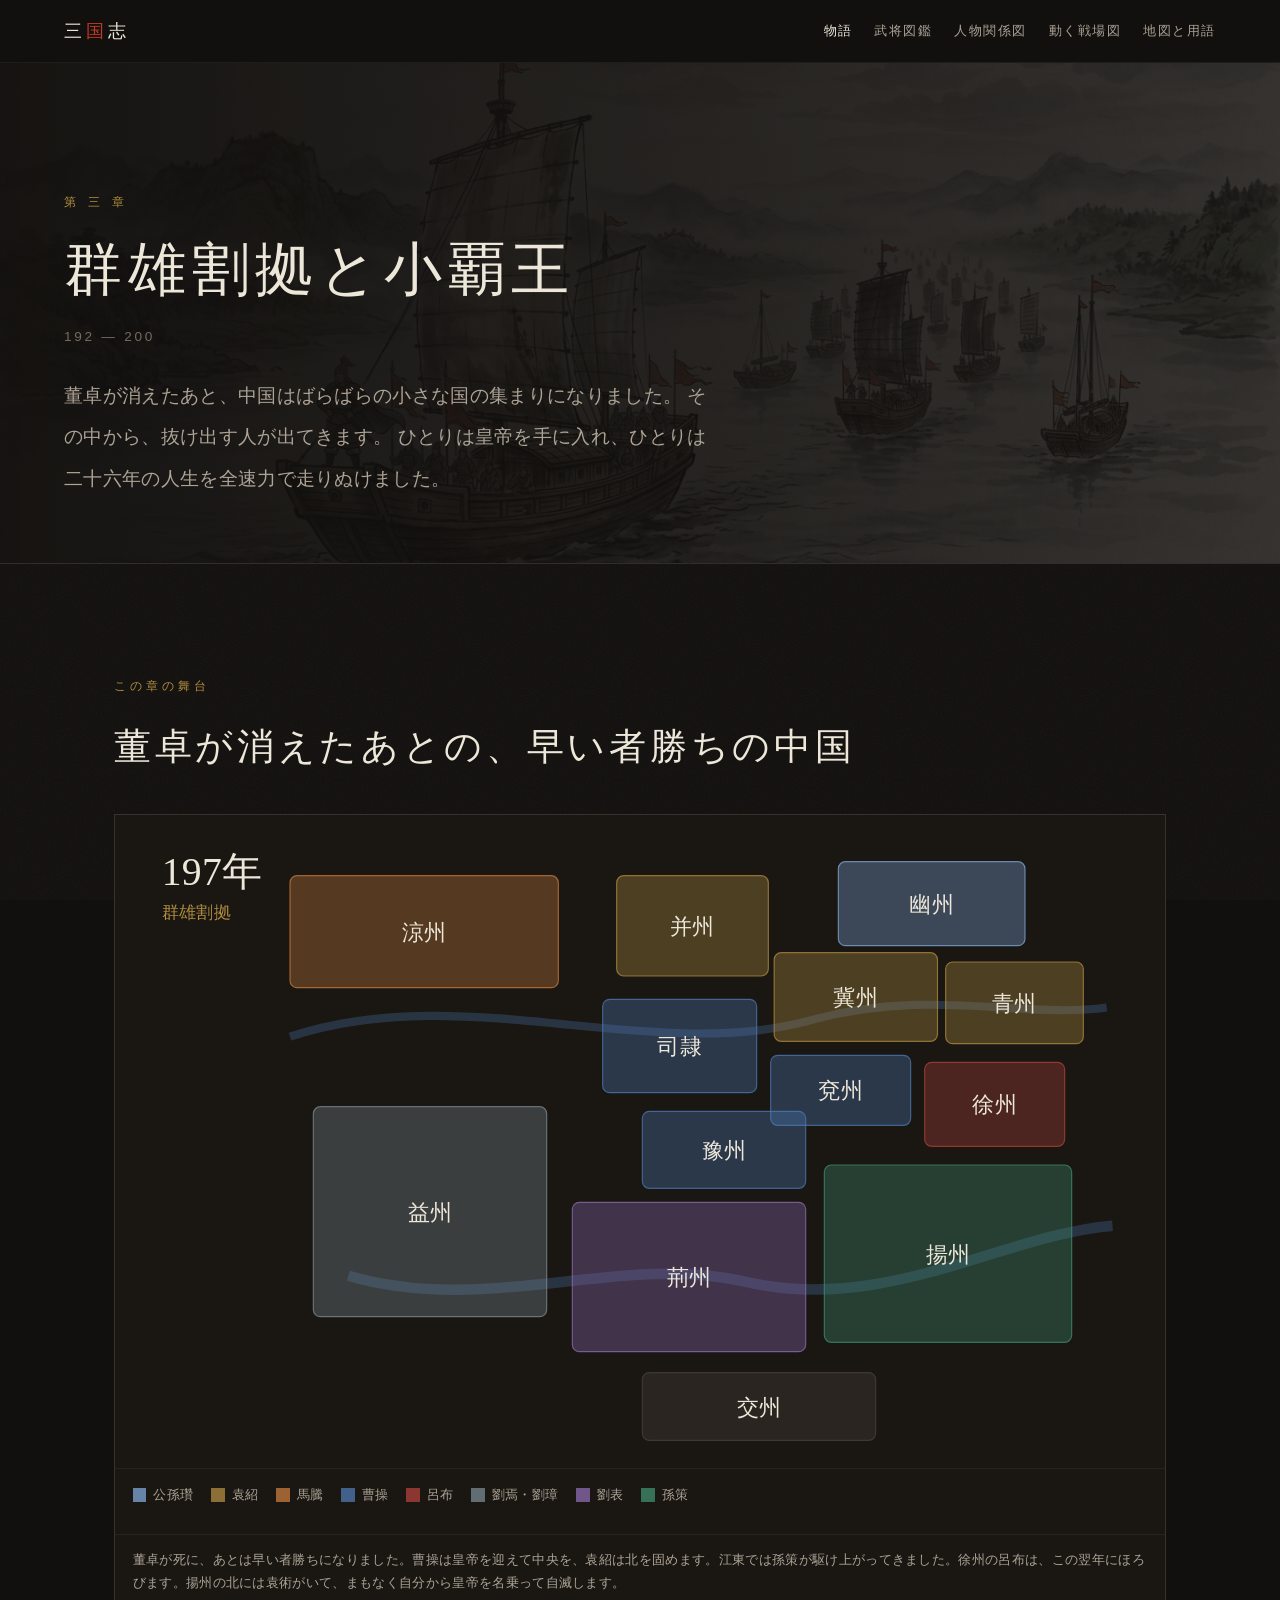
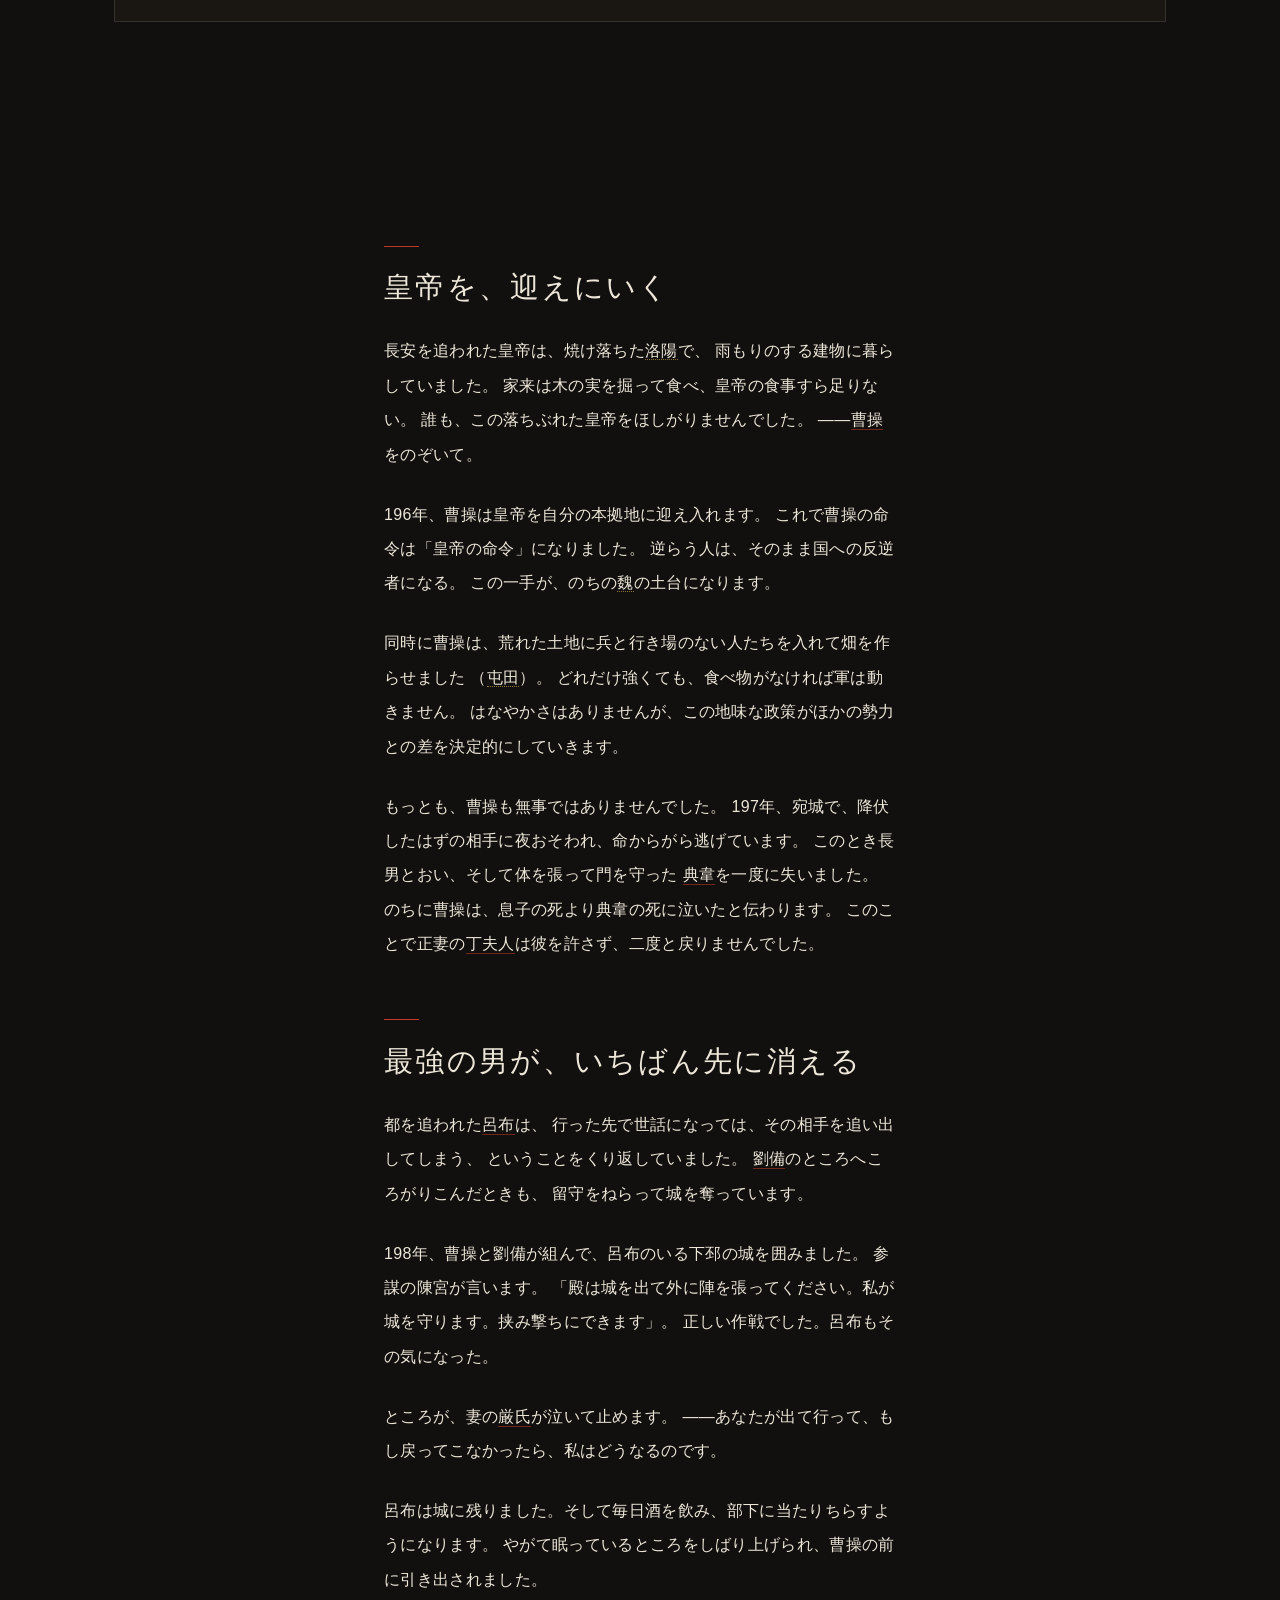
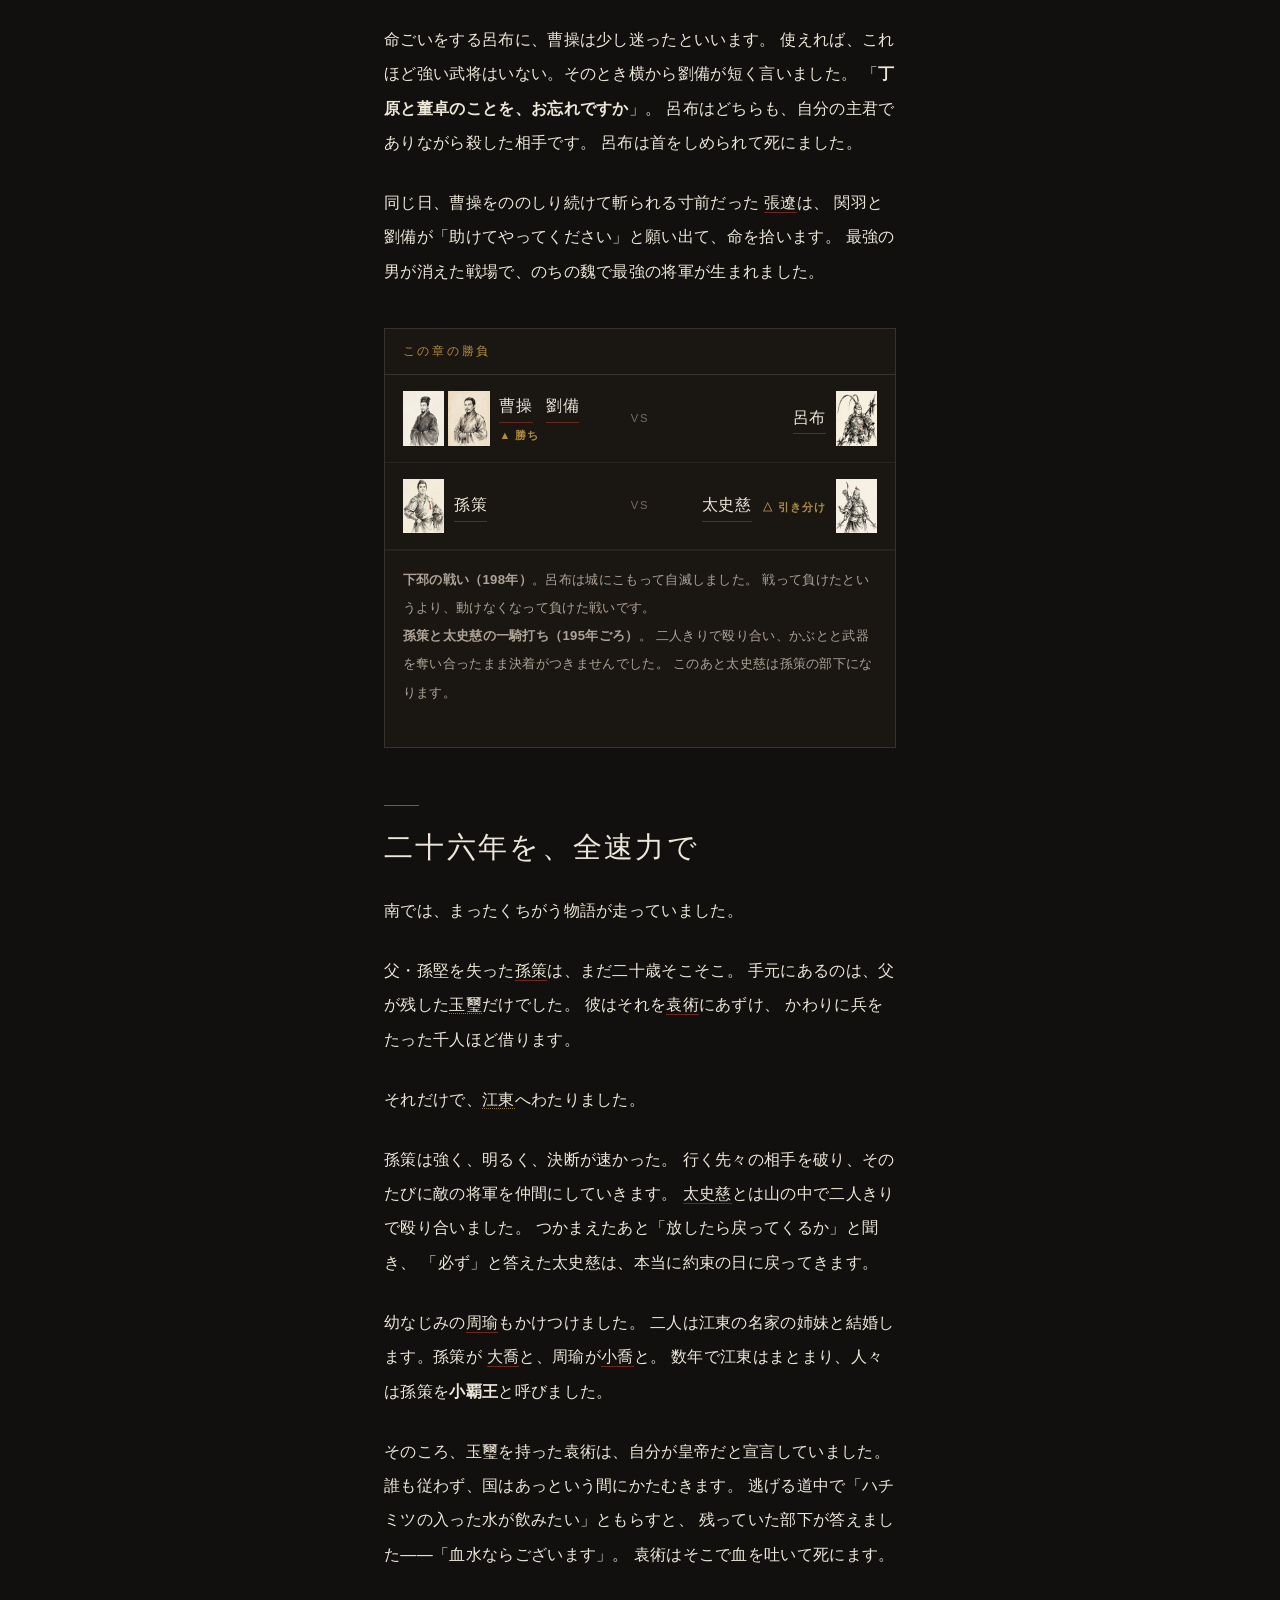
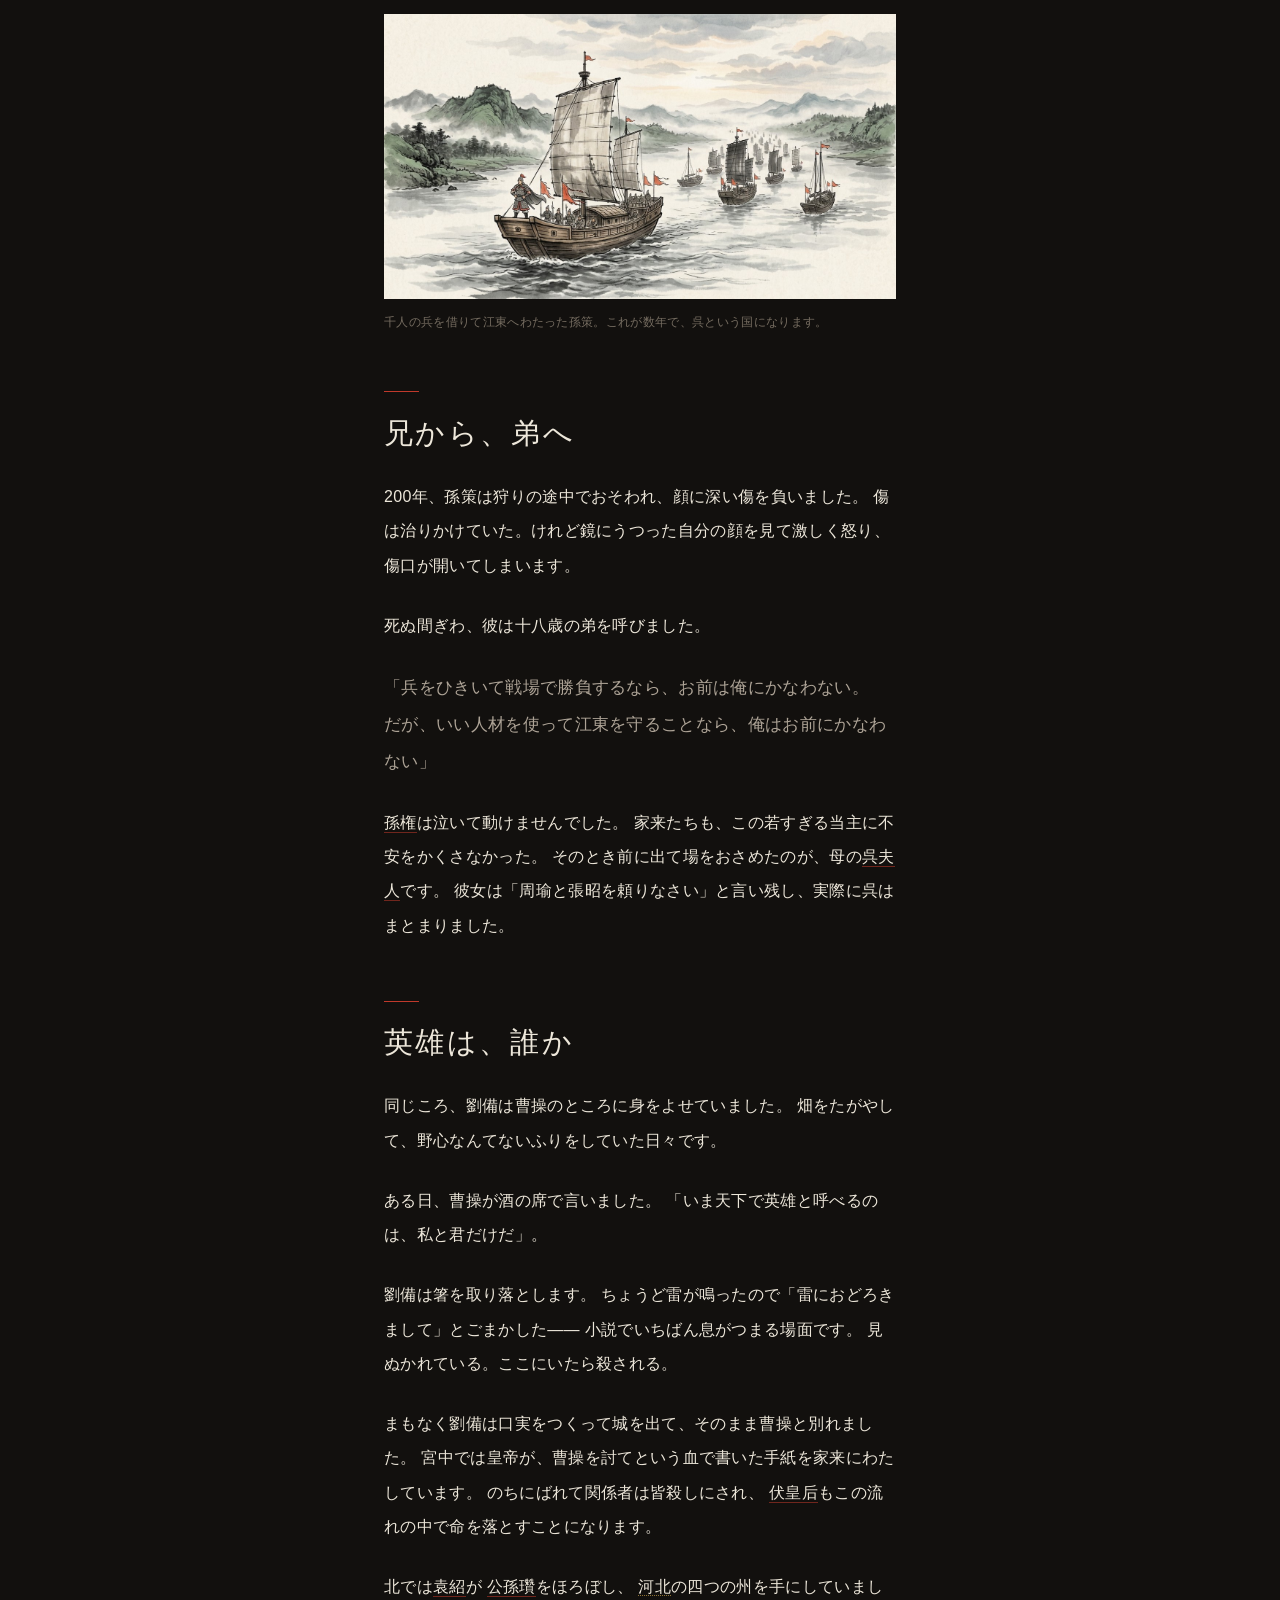
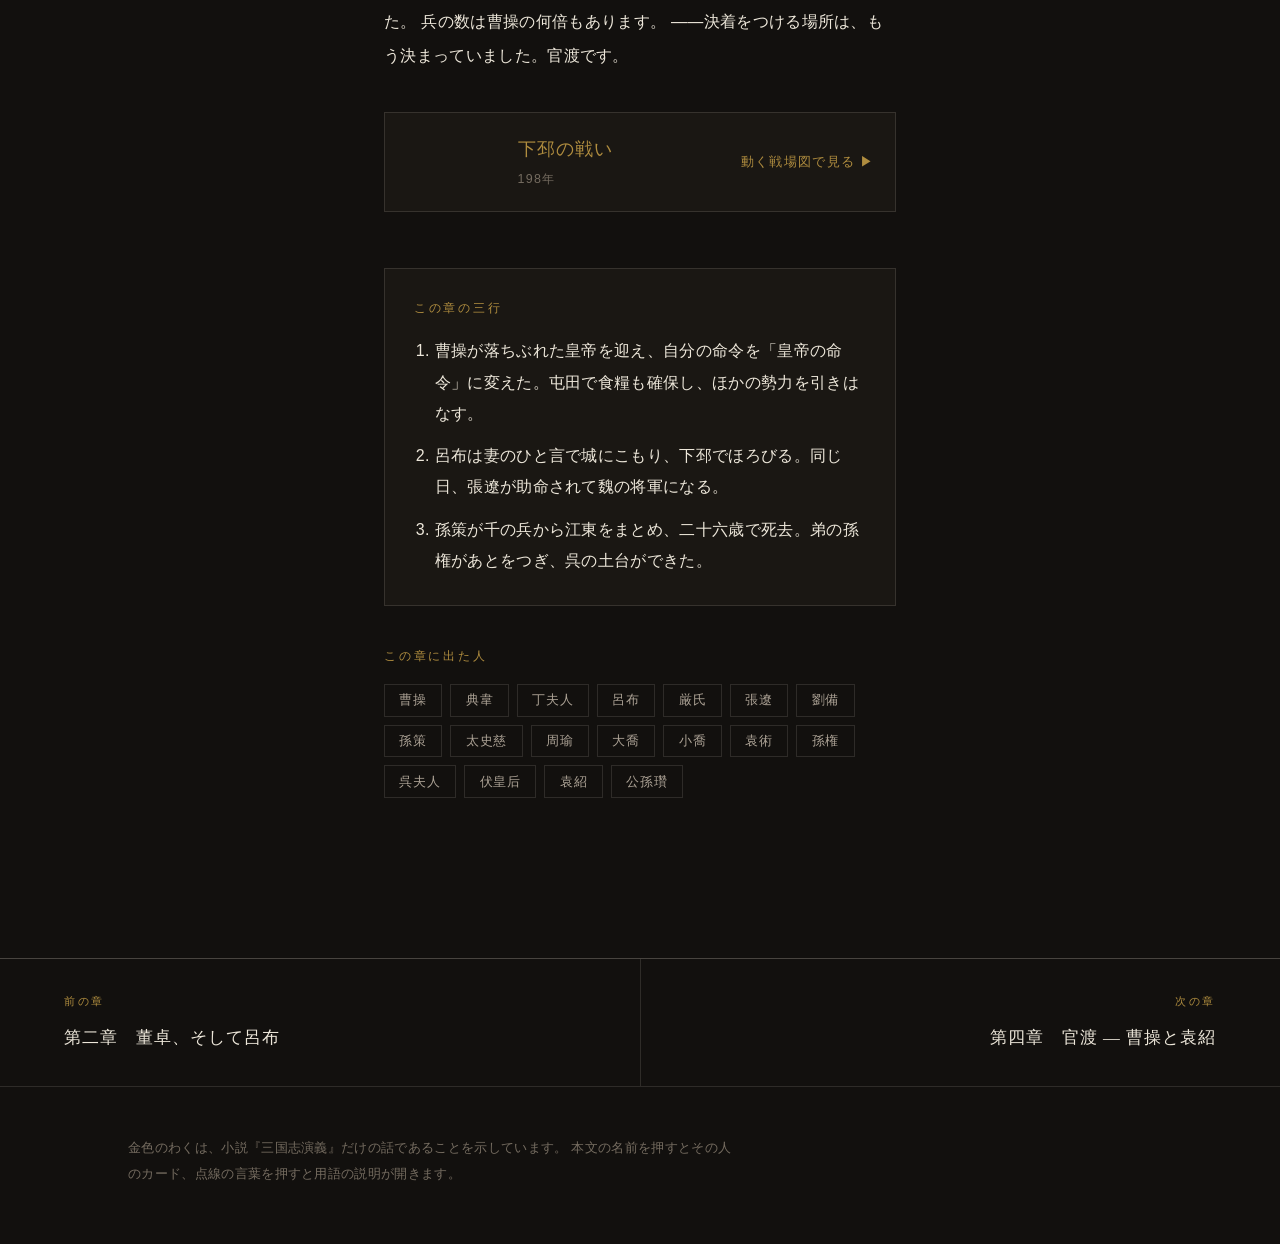
<file: story/03.html>
<!DOCTYPE html>
<html lang="ja">
<head>
<meta charset="UTF-8">
<meta name="viewport" content="width=device-width, initial-scale=1.0">
<title>第三章 群雄割拠と小覇王 ── 三国志</title>
<meta name="description" content="曹操が皇帝を手に入れ、呂布がほろび、南では孫策が駆けぬける。三国のかたちが見えはじめる八年間。">
<link rel="stylesheet" href="../assets/style.css">
</head>
<body data-base="../">

<header class="nav">
  <a class="nav__brand" href="../index.html">三<b>国</b>志</a>
  <nav class="nav__links">
    <a href="../index.html#story" aria-current="page">物語</a>
    <a href="../bushou.html">武将図鑑</a>
    <a href="../kankei.html">人物関係図</a>
    <a href="../kassen.html">動く戦場図</a>
    <a href="../yougo.html">地図と用語</a>
  </nav>
</header>

<section class="chapter-hero">
  <div class="chapter-hero__pic"><img src="../assets/scenes/koto-fune.jpg" alt="長江をゆく孫策の船団"></div>
  <p class="chapter-hero__no">第 三 章</p>
  <h1 class="chapter-hero__title">群雄割拠と小覇王</h1>
  <p class="chapter-hero__years">192 — 200</p>
  <p class="chapter-hero__lede">
    董卓が消えたあと、中国はばらばらの小さな国の集まりになりました。
    その中から、抜け出す人が出てきます。
    ひとりは皇帝を手に入れ、ひとりは二十六年の人生を全速力で走りぬけました。
  </p>
</section>

<section class="sec" id="ch-stage">
  <div class="wrap">
    <p class="sec__label">この章の舞台</p>
    <h2 class="sec__title">董卓が消えたあとの、早い者勝ちの中国</h2>
    <div id="seiryoku"></div>
  </div>
</section>

<article class="read">

  <h2>皇帝を、迎えにいく</h2>

  <p>
    長安を追われた皇帝は、焼け落ちた<span class="t" data-t="洛陽">洛陽</span>で、
    雨もりのする建物に暮らしていました。
    家来は木の実を掘って食べ、皇帝の食事すら足りない。
    誰も、この落ちぶれた皇帝をほしがりませんでした。
    ——<a class="p" data-p="曹操">曹操</a>をのぞいて。
  </p>

  <p>
    196年、曹操は皇帝を自分の本拠地に迎え入れます。
    これで曹操の命令は「皇帝の命令」になりました。
    逆らう人は、そのまま国への反逆者になる。
    この一手が、のちの<span class="t" data-t="魏">魏</span>の土台になります。
  </p>

  <p>
    同時に曹操は、荒れた土地に兵と行き場のない人たちを入れて畑を作らせました
    （<span class="t" data-t="屯田">屯田</span>）。
    どれだけ強くても、食べ物がなければ軍は動きません。
    はなやかさはありませんが、この地味な政策がほかの勢力との差を決定的にしていきます。
  </p>

  <p>
    もっとも、曹操も無事ではありませんでした。
    197年、宛城で、降伏したはずの相手に夜おそわれ、命からがら逃げています。
    このとき長男とおい、そして体を張って門を守った
    <a class="p" data-p="典韋">典韋</a>を一度に失いました。
    のちに曹操は、息子の死より典韋の死に泣いたと伝わります。
    このことで正妻の<a class="p" data-p="丁夫人">丁夫人</a>は彼を許さず、二度と戻りませんでした。
  </p>

  <h2>最強の男が、いちばん先に消える</h2>

  <p>
    都を追われた<a class="p" data-p="呂布">呂布</a>は、
    行った先で世話になっては、その相手を追い出してしまう、
    ということをくり返していました。
    <a class="p" data-p="劉備">劉備</a>のところへころがりこんだときも、
    留守をねらって城を奪っています。
  </p>

  <p>
    198年、曹操と劉備が組んで、呂布のいる下邳の城を囲みました。
    参謀の陳宮が言います。
    「殿は城を出て外に陣を張ってください。私が城を守ります。挟み撃ちにできます」。
    正しい作戦でした。呂布もその気になった。
  </p>

  <p>
    ところが、妻の<a class="p" data-p="厳氏">厳氏</a>が泣いて止めます。
    ——あなたが出て行って、もし戻ってこなかったら、私はどうなるのです。
  </p>

  <p>
    呂布は城に残りました。そして毎日酒を飲み、部下に当たりちらすようになります。
    やがて眠っているところをしばり上げられ、曹操の前に引き出されました。
  </p>

  <p>
    命ごいをする呂布に、曹操は少し迷ったといいます。
    使えれば、これほど強い武将はいない。そのとき横から劉備が短く言いました。
    「<strong>丁原と董卓のことを、お忘れですか</strong>」。
    呂布はどちらも、自分の主君でありながら殺した相手です。
    呂布は首をしめられて死にました。
  </p>

  <p>
    同じ日、曹操をののしり続けて斬られる寸前だった
    <a class="p" data-p="張遼">張遼</a>は、
    関羽と劉備が「助けてやってください」と願い出て、命を拾います。
    最強の男が消えた戦場で、のちの魏で最強の将軍が生まれました。
  </p>

  <div class="duel">
    <div class="duel__head">この章の勝負</div>

    <div class="duel__row">
      <span class="duel__side"><span class="duel__names">
        <span class="duel__name" data-p="曹操">曹操</span>
        <span class="duel__name" data-p="劉備">劉備</span>
        <b class="duel__win">▲ 勝ち</b>
      </span></span>
      <span class="duel__vs">VS</span>
      <span class="duel__side duel__side--r"><span class="duel__name" data-p="呂布">呂布</span></span>
    </div>

    <div class="duel__row">
      <span class="duel__side"><span class="duel__name" data-p="孫策">孫策</span></span>
      <span class="duel__vs">VS</span>
      <span class="duel__side duel__side--r"><span class="duel__name" data-p="太史慈">太史慈</span>
        <b class="duel__win">△ 引き分け</b></span>
    </div>

    <p class="duel__note">
      <strong>下邳の戦い（198年）</strong>。呂布は城にこもって自滅しました。
      戦って負けたというより、動けなくなって負けた戦いです。<br>
      <strong>孫策と太史慈の一騎打ち（195年ごろ）</strong>。
      二人きりで殴り合い、かぶとと武器を奪い合ったまま決着がつきませんでした。
      このあと太史慈は孫策の部下になります。
    </p>
  </div>

  <h2>二十六年を、全速力で</h2>

  <p>
    南では、まったくちがう物語が走っていました。
  </p>

  <p>
    父・孫堅を失った<a class="p" data-p="孫策">孫策</a>は、まだ二十歳そこそこ。
    手元にあるのは、父が残した<span class="t" data-t="玉璽">玉璽</span>だけでした。
    彼はそれを<a class="p" data-p="袁術">袁術</a>にあずけ、
    かわりに兵をたった千人ほど借ります。
  </p>

  <p>
    それだけで、<span class="t" data-t="江東">江東</span>へわたりました。
  </p>

  <p>
    孫策は強く、明るく、決断が速かった。
    行く先々の相手を破り、そのたびに敵の将軍を仲間にしていきます。
    <a class="p" data-p="太史慈">太史慈</a>とは山の中で二人きりで殴り合いました。
    つかまえたあと「放したら戻ってくるか」と聞き、
    「必ず」と答えた太史慈は、本当に約束の日に戻ってきます。
  </p>

  <p>
    幼なじみの<a class="p" data-p="周瑜">周瑜</a>もかけつけました。
    二人は江東の名家の姉妹と結婚します。孫策が
    <a class="p" data-p="大喬">大喬</a>と、周瑜が<a class="p" data-p="小喬">小喬</a>と。
    数年で江東はまとまり、人々は孫策を<strong>小覇王</strong>と呼びました。
  </p>

  <p>
    そのころ、玉璽を持った袁術は、自分が皇帝だと宣言していました。
    誰も従わず、国はあっという間にかたむきます。
    逃げる道中で「ハチミツの入った水が飲みたい」ともらすと、
    残っていた部下が答えました——「血水ならございます」。
    袁術はそこで血を吐いて死にます。
  </p>

  <figure class="pic">
    <img src="../assets/scenes/koto-fune.jpg" alt="長江をゆく孫策の船団">
    <figcaption>千人の兵を借りて江東へわたった孫策。これが数年で、呉という国になります。</figcaption>
  </figure>

  <h2>兄から、弟へ</h2>

  <p>
    200年、孫策は狩りの途中でおそわれ、顔に深い傷を負いました。
    傷は治りかけていた。けれど鏡にうつった自分の顔を見て激しく怒り、
    傷口が開いてしまいます。
  </p>

  <p>
    死ぬ間ぎわ、彼は十八歳の弟を呼びました。
  </p>

  <p class="lead">
    「兵をひきいて戦場で勝負するなら、お前は俺にかなわない。<br>
    だが、いい人材を使って江東を守ることなら、俺はお前にかなわない」
  </p>

  <p>
    <a class="p" data-p="孫権">孫権</a>は泣いて動けませんでした。
    家来たちも、この若すぎる当主に不安をかくさなかった。
    そのとき前に出て場をおさめたのが、母の<a class="p" data-p="呉夫人">呉夫人</a>です。
    彼女は「周瑜と張昭を頼りなさい」と言い残し、実際に呉はまとまりました。
  </p>

  <h2>英雄は、誰か</h2>

  <p>
    同じころ、劉備は曹操のところに身をよせていました。
    畑をたがやして、野心なんてないふりをしていた日々です。
  </p>

  <p>
    ある日、曹操が酒の席で言いました。
    「いま天下で英雄と呼べるのは、私と君だけだ」。
  </p>

  <p>
    劉備は箸を取り落とします。
    ちょうど雷が鳴ったので「雷におどろきまして」とごまかした——
    小説でいちばん息がつまる場面です。
    見ぬかれている。ここにいたら殺される。
  </p>

  <p>
    まもなく劉備は口実をつくって城を出て、そのまま曹操と別れました。
    宮中では皇帝が、曹操を討てという血で書いた手紙を家来にわたしています。
    のちにばれて関係者は皆殺しにされ、
    <a class="p" data-p="伏皇后">伏皇后</a>もこの流れの中で命を落とすことになります。
  </p>

  <p>
    北では<a class="p" data-p="袁紹">袁紹</a>が
    <a class="p" data-p="公孫瓚">公孫瓚</a>をほろぼし、
    <span class="t" data-t="河北">河北</span>の四つの州を手にしていました。
    兵の数は曹操の何倍もあります。
    ——決着をつける場所は、もう決まっていました。官渡です。
  </p>

  <a class="ks-link" href="../kassen.html#hihi">
    <span><b>下邳の戦い</b><br><small>198年</small></span>
    <span>動く戦場図で見る ▶</span>
  </a>

  <div class="summary">
    <b>この章の三行</b>
    <ol>
      <li>曹操が落ちぶれた皇帝を迎え、自分の命令を「皇帝の命令」に変えた。屯田で食糧も確保し、ほかの勢力を引きはなす。</li>
      <li>呂布は妻のひと言で城にこもり、下邳でほろびる。同じ日、張遼が助命されて魏の将軍になる。</li>
      <li>孫策が千の兵から江東をまとめ、二十六歳で死去。弟の孫権があとをつぎ、呉の土台ができた。</li>
    </ol>
  </div>

  <div class="people-strip">
    <b>この章に出た人</b>
    <div class="people-strip__list">
      <button class="pchip" data-p="曹操">曹操</button>
      <button class="pchip" data-p="典韋">典韋</button>
      <button class="pchip" data-p="丁夫人">丁夫人</button>
      <button class="pchip" data-p="呂布">呂布</button>
      <button class="pchip" data-p="厳氏">厳氏</button>
      <button class="pchip" data-p="張遼">張遼</button>
      <button class="pchip" data-p="劉備">劉備</button>
      <button class="pchip" data-p="孫策">孫策</button>
      <button class="pchip" data-p="太史慈">太史慈</button>
      <button class="pchip" data-p="周瑜">周瑜</button>
      <button class="pchip" data-p="大喬">大喬</button>
      <button class="pchip" data-p="小喬">小喬</button>
      <button class="pchip" data-p="袁術">袁術</button>
      <button class="pchip" data-p="孫権">孫権</button>
      <button class="pchip" data-p="呉夫人">呉夫人</button>
      <button class="pchip" data-p="伏皇后">伏皇后</button>
      <button class="pchip" data-p="袁紹">袁紹</button>
      <button class="pchip" data-p="公孫瓚">公孫瓚</button>
    </div>
  </div>

</article>

<nav class="chapter-nav">
  <a href="02.html">
    <small>前の章</small>
    <span>第二章　董卓、そして呂布</span>
  </a>
  <a href="04.html">
    <small>次の章</small>
    <span>第四章　官渡 — 曹操と袁紹</span>
  </a>
</nav>

<footer class="foot">
  <div class="wrap">
    <p>
      金色のわくは、小説『三国志演義』だけの話であることを示しています。
      本文の名前を押すとその人のカード、点線の言葉を押すと用語の説明が開きます。
    </p>
  </div>
</footer>

<script src="../assets/data/bushou.js"></script>
<script src="../assets/data/terms.js"></script>
<script src="../assets/data/kankei.js"></script>
<script src="../assets/data/map.js"></script>
<script src="../assets/script.js"></script>
<script>drawMap(document.getElementById("seiryoku"), "197年");</script>
</body>
</html>
</file>
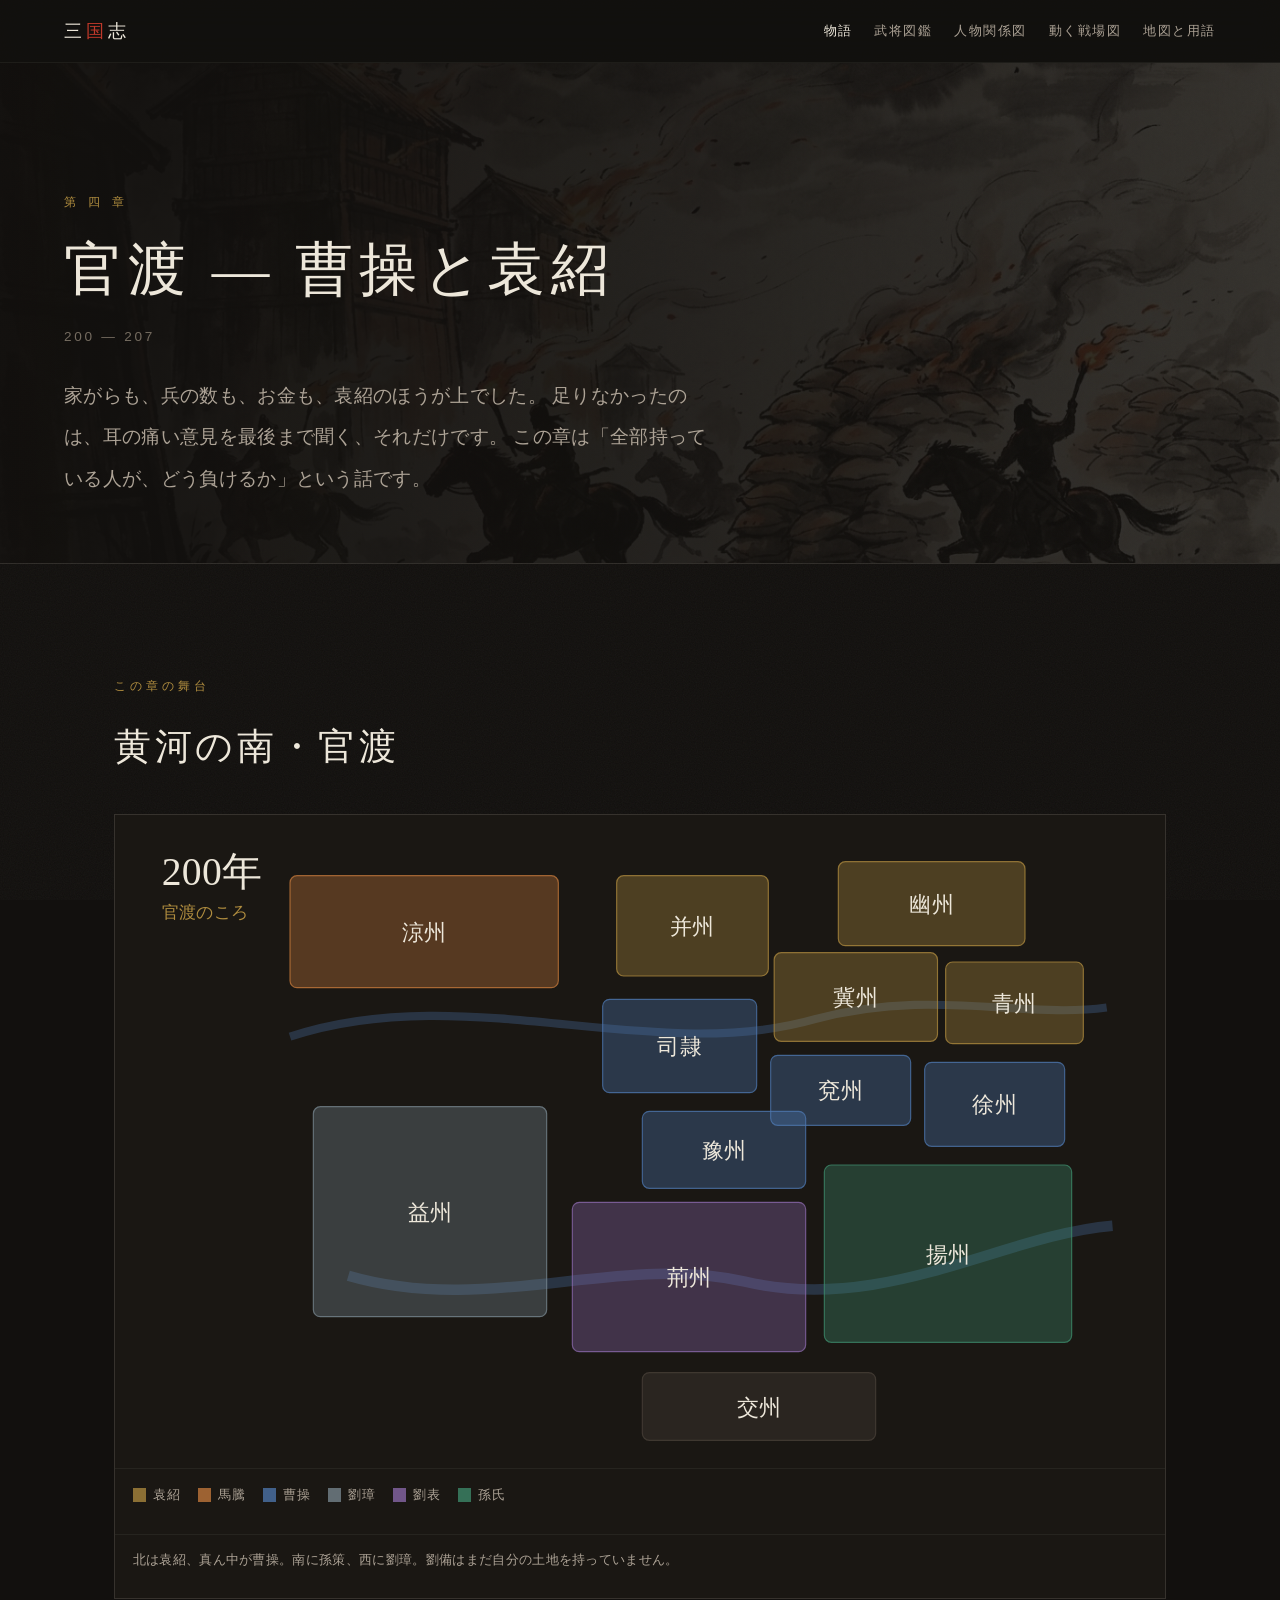
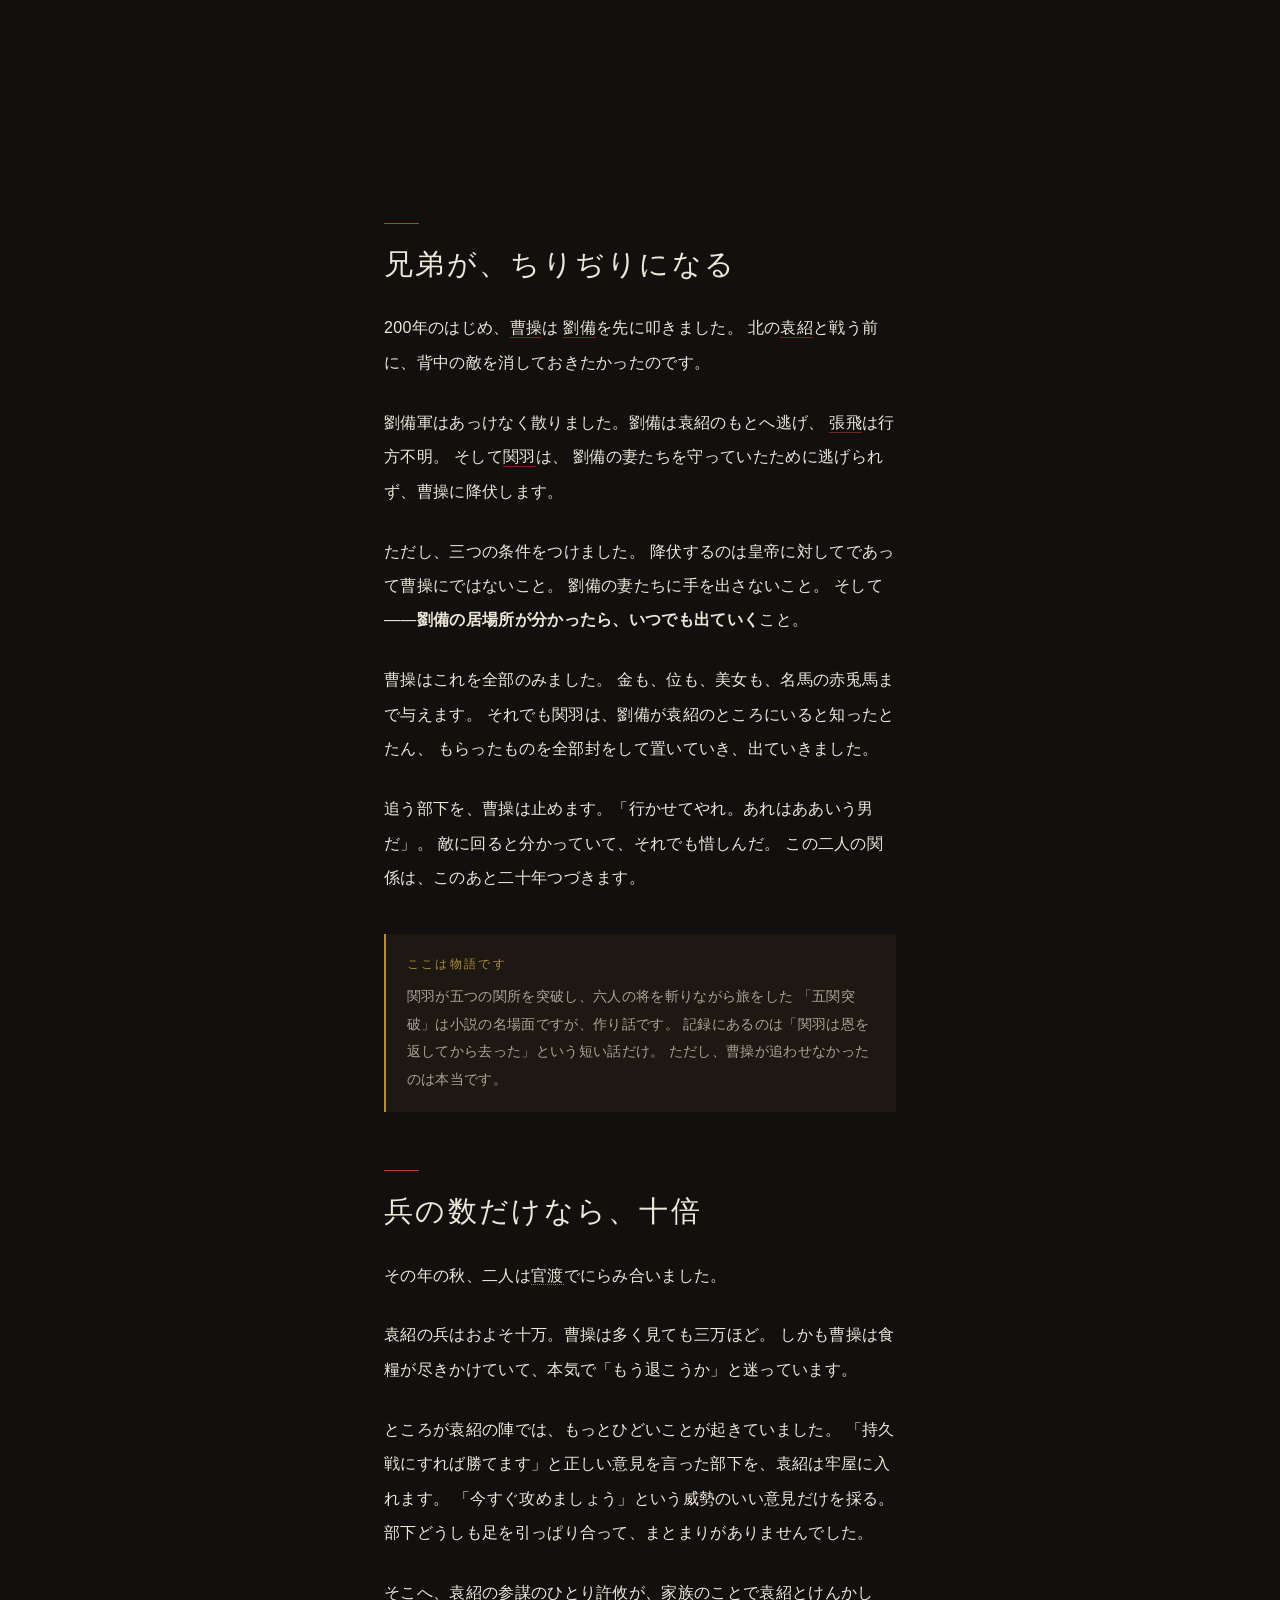
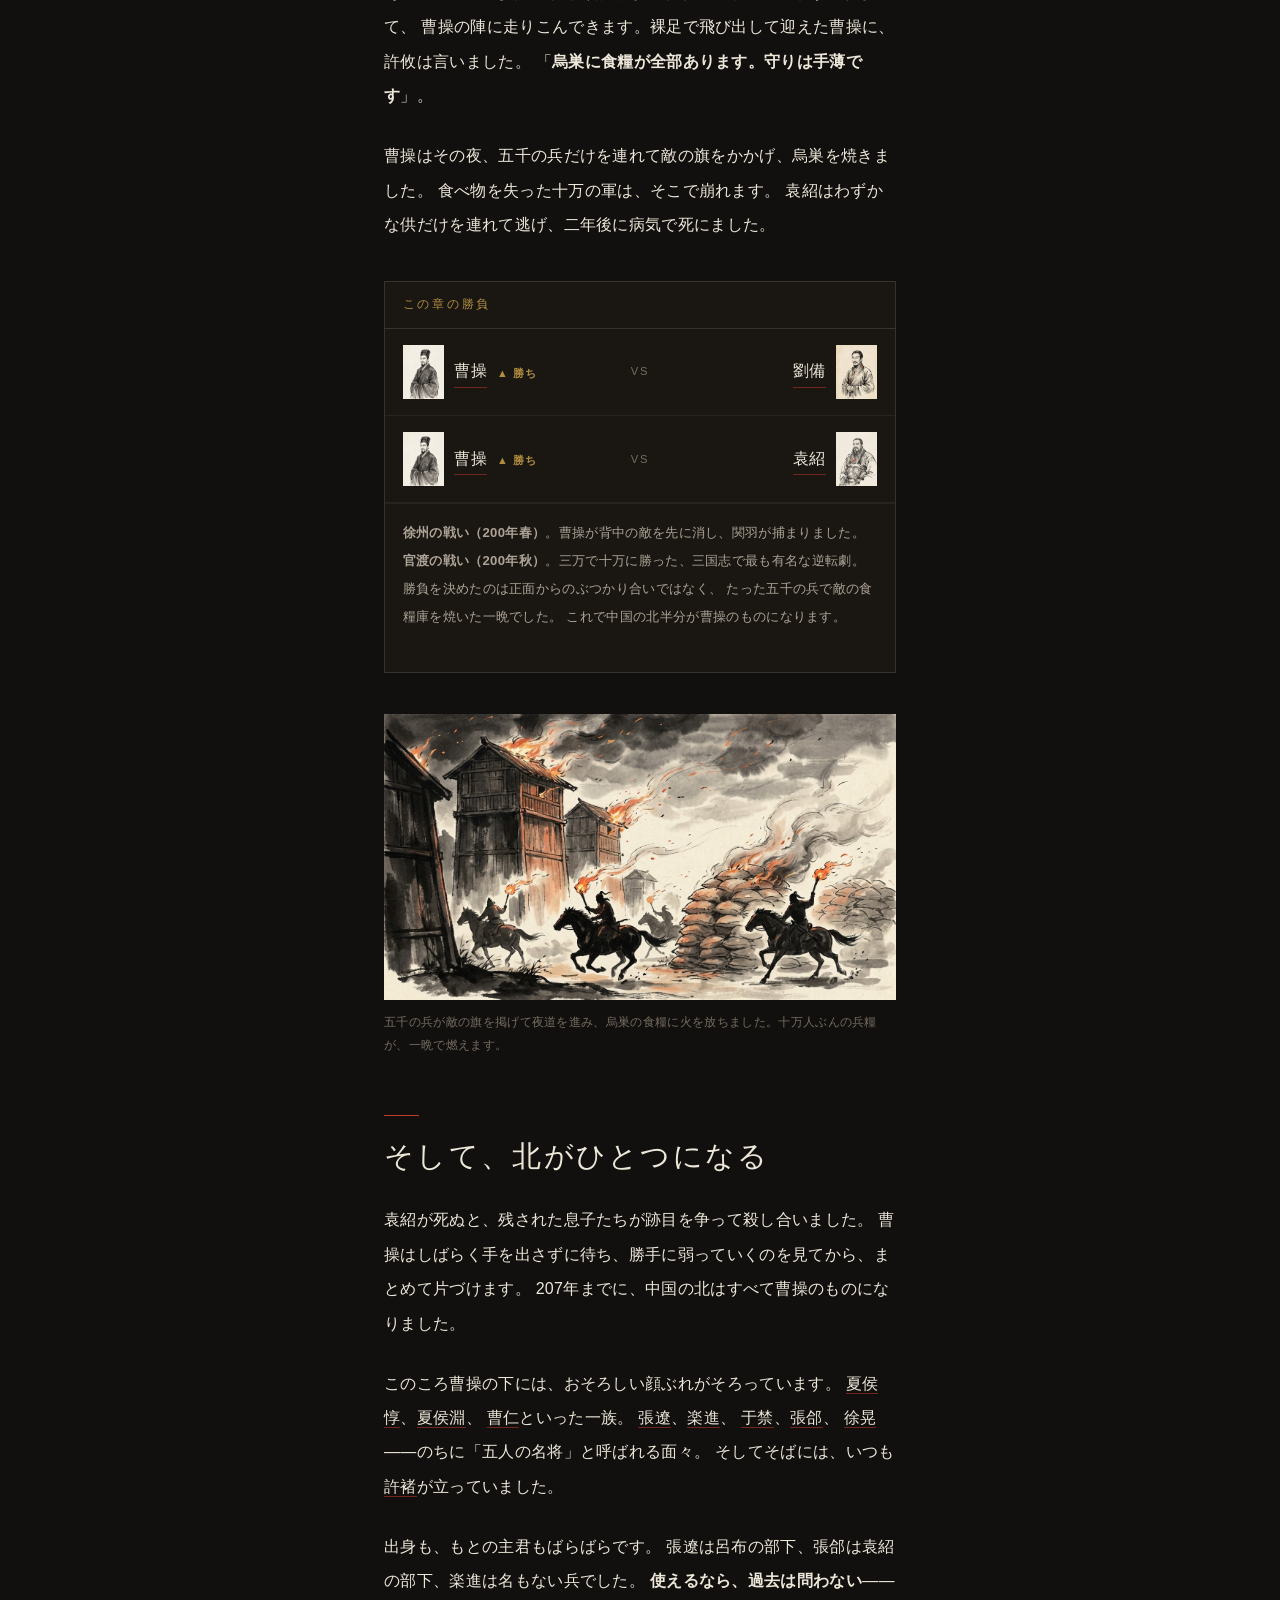
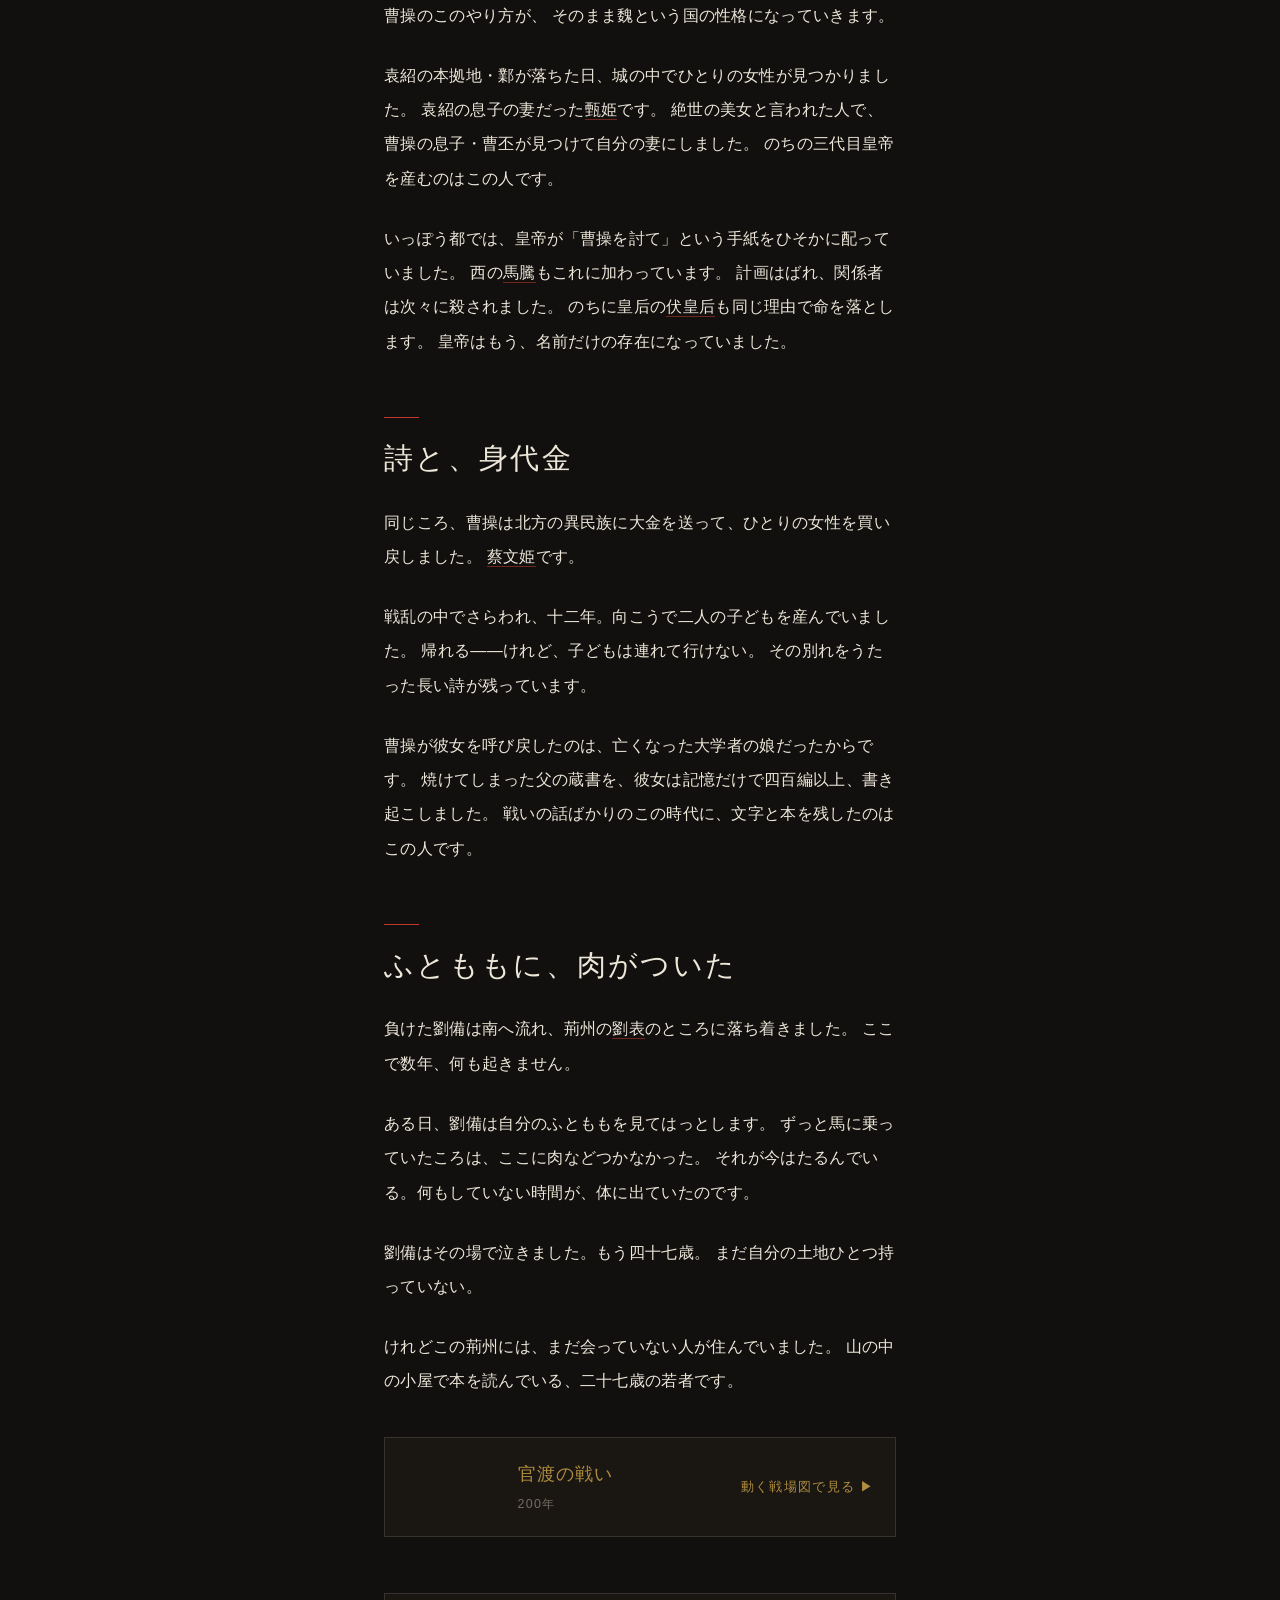
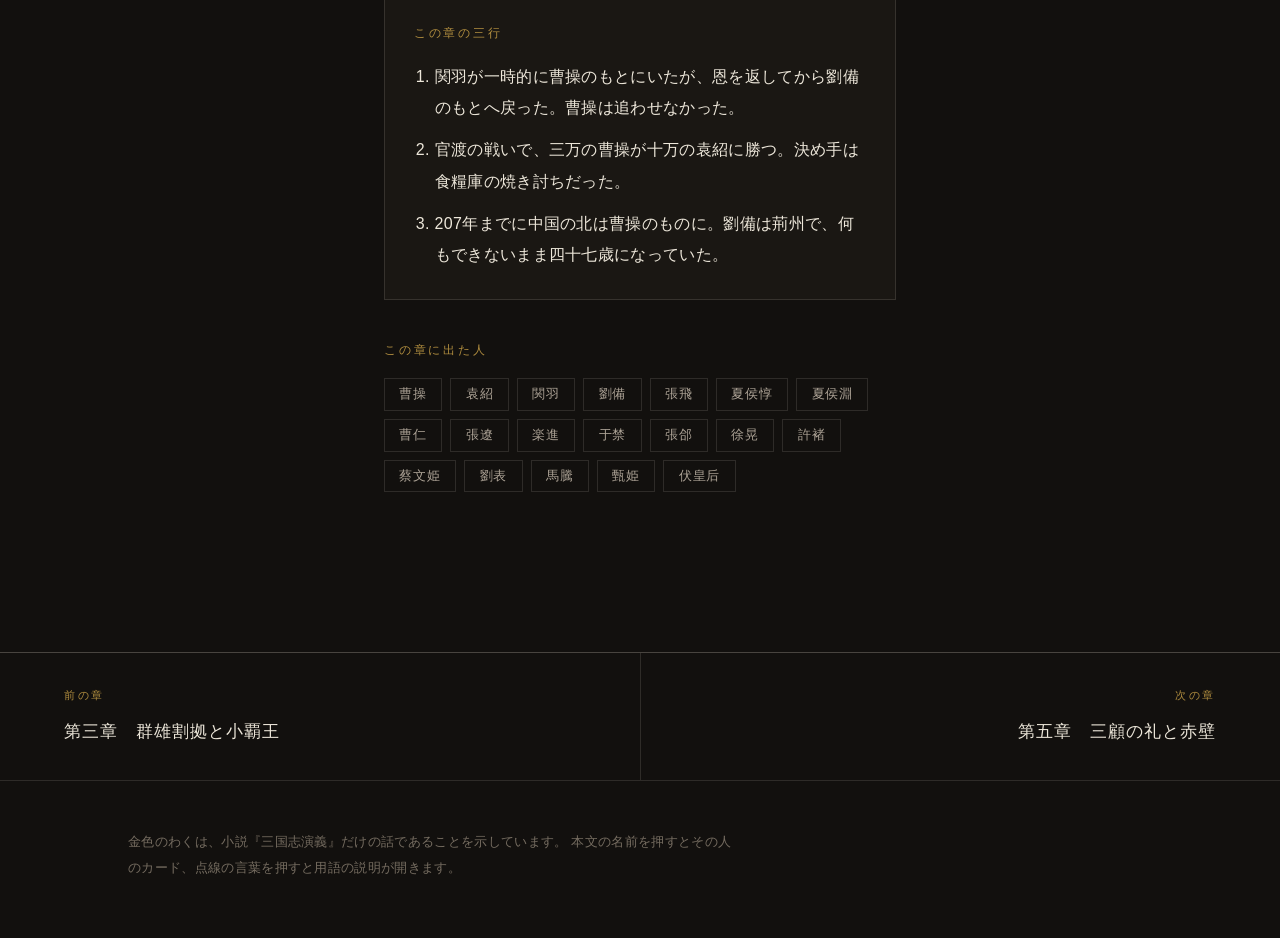
<file: story/04.html>
<!DOCTYPE html>
<html lang="ja">
<head>
<meta charset="UTF-8">
<meta name="viewport" content="width=device-width, initial-scale=1.0">
<title>第四章 官渡 — 曹操と袁紹 ── 三国志</title>
<meta name="description" content="200年、兵の数で何倍も上の袁紹に、曹操が勝った。関羽の千里行と、中国北半分の統一まで。">
<link rel="stylesheet" href="../assets/style.css">
</head>
<body data-base="../">

<header class="nav">
  <a class="nav__brand" href="../index.html">三<b>国</b>志</a>
  <nav class="nav__links">
    <a href="../index.html#story" aria-current="page">物語</a>
    <a href="../bushou.html">武将図鑑</a>
    <a href="../kankei.html">人物関係図</a>
    <a href="../kassen.html">動く戦場図</a>
    <a href="../yougo.html">地図と用語</a>
  </nav>
</header>

<section class="chapter-hero">
  <div class="chapter-hero__pic"><img src="../assets/scenes/uso-yakiuchi.jpg" alt="烏巣の焼き討ち"></div>
  <p class="chapter-hero__no">第 四 章</p>
  <h1 class="chapter-hero__title">官渡 — 曹操と袁紹</h1>
  <p class="chapter-hero__years">200 — 207</p>
  <p class="chapter-hero__lede">
    家がらも、兵の数も、お金も、袁紹のほうが上でした。
    足りなかったのは、耳の痛い意見を最後まで聞く、それだけです。
    この章は「全部持っている人が、どう負けるか」という話です。
  </p>
</section>

<section class="sec" id="ch-stage">
  <div class="wrap">
    <p class="sec__label">この章の舞台</p>
    <h2 class="sec__title">黄河の南・官渡</h2>
    <div id="seiryoku"></div>
  </div>
</section>

<article class="read">

  <h2>兄弟が、ちりぢりになる</h2>

  <p>
    200年のはじめ、<a class="p" data-p="曹操">曹操</a>は
    <a class="p" data-p="劉備">劉備</a>を先に叩きました。
    北の<a class="p" data-p="袁紹">袁紹</a>と戦う前に、背中の敵を消しておきたかったのです。
  </p>

  <p>
    劉備軍はあっけなく散りました。劉備は袁紹のもとへ逃げ、
    <a class="p" data-p="張飛">張飛</a>は行方不明。
    そして<a class="p" data-p="関羽">関羽</a>は、
    劉備の妻たちを守っていたために逃げられず、曹操に降伏します。
  </p>

  <p>
    ただし、三つの条件をつけました。
    降伏するのは皇帝に対してであって曹操にではないこと。
    劉備の妻たちに手を出さないこと。
    そして——<strong>劉備の居場所が分かったら、いつでも出ていく</strong>こと。
  </p>

  <p>
    曹操はこれを全部のみました。
    金も、位も、美女も、名馬の赤兎馬まで与えます。
    それでも関羽は、劉備が袁紹のところにいると知ったとたん、
    もらったものを全部封をして置いていき、出ていきました。
  </p>

  <p>
    追う部下を、曹操は止めます。「行かせてやれ。あれはああいう男だ」。
    敵に回ると分かっていて、それでも惜しんだ。
    この二人の関係は、このあと二十年つづきます。
  </p>

  <div class="note">
    <b>ここは物語です</b>
    <p>
      関羽が五つの関所を突破し、六人の将を斬りながら旅をした
      「五関突破」は小説の名場面ですが、作り話です。
      記録にあるのは「関羽は恩を返してから去った」という短い話だけ。
      ただし、曹操が追わせなかったのは本当です。
    </p>
  </div>

  <h2>兵の数だけなら、十倍</h2>

  <p>
    その年の秋、二人は<span class="t" data-t="官渡の戦い">官渡</span>でにらみ合いました。
  </p>

  <p>
    袁紹の兵はおよそ十万。曹操は多く見ても三万ほど。
    しかも曹操は食糧が尽きかけていて、本気で「もう退こうか」と迷っています。
  </p>

  <p>
    ところが袁紹の陣では、もっとひどいことが起きていました。
    「持久戦にすれば勝てます」と正しい意見を言った部下を、袁紹は牢屋に入れます。
    「今すぐ攻めましょう」という威勢のいい意見だけを採る。
    部下どうしも足を引っぱり合って、まとまりがありませんでした。
  </p>

  <p>
    そこへ、袁紹の参謀のひとり許攸が、家族のことで袁紹とけんかして、
    曹操の陣に走りこんできます。裸足で飛び出して迎えた曹操に、許攸は言いました。
    「<strong>烏巣に食糧が全部あります。守りは手薄です</strong>」。
  </p>

  <p>
    曹操はその夜、五千の兵だけを連れて敵の旗をかかげ、烏巣を焼きました。
    食べ物を失った十万の軍は、そこで崩れます。
    袁紹はわずかな供だけを連れて逃げ、二年後に病気で死にました。
  </p>

  <div class="duel">
    <div class="duel__head">この章の勝負</div>

    <div class="duel__row">
      <span class="duel__side"><span class="duel__name" data-p="曹操">曹操</span>
        <b class="duel__win">▲ 勝ち</b></span>
      <span class="duel__vs">VS</span>
      <span class="duel__side duel__side--r"><span class="duel__name" data-p="劉備">劉備</span></span>
    </div>

    <div class="duel__row">
      <span class="duel__side"><span class="duel__name" data-p="曹操">曹操</span>
        <b class="duel__win">▲ 勝ち</b></span>
      <span class="duel__vs">VS</span>
      <span class="duel__side duel__side--r"><span class="duel__name" data-p="袁紹">袁紹</span></span>
    </div>

    <p class="duel__note">
      <strong>徐州の戦い（200年春）</strong>。曹操が背中の敵を先に消し、関羽が捕まりました。<br>
      <strong>官渡の戦い（200年秋）</strong>。三万で十万に勝った、三国志で最も有名な逆転劇。
      勝負を決めたのは正面からのぶつかり合いではなく、
      たった五千の兵で敵の食糧庫を焼いた一晩でした。
      これで中国の北半分が曹操のものになります。
    </p>
  </div>

  <figure class="pic">
    <img src="../assets/scenes/uso-yakiuchi.jpg" alt="烏巣の兵糧を焼く夜襲">
    <figcaption>五千の兵が敵の旗を掲げて夜道を進み、烏巣の食糧に火を放ちました。十万人ぶんの兵糧が、一晩で燃えます。</figcaption>
  </figure>

  <h2>そして、北がひとつになる</h2>

  <p>
    袁紹が死ぬと、残された息子たちが跡目を争って殺し合いました。
    曹操はしばらく手を出さずに待ち、勝手に弱っていくのを見てから、まとめて片づけます。
    207年までに、中国の北はすべて曹操のものになりました。
  </p>

  <p>
    このころ曹操の下には、おそろしい顔ぶれがそろっています。
    <a class="p" data-p="夏侯惇">夏侯惇</a>、<a class="p" data-p="夏侯淵">夏侯淵</a>、
    <a class="p" data-p="曹仁">曹仁</a>といった一族。
    <a class="p" data-p="張遼">張遼</a>、<a class="p" data-p="楽進">楽進</a>、
    <a class="p" data-p="于禁">于禁</a>、<a class="p" data-p="張郃">張郃</a>、
    <a class="p" data-p="徐晃">徐晃</a>——のちに「五人の名将」と呼ばれる面々。
    そしてそばには、いつも<a class="p" data-p="許褚">許褚</a>が立っていました。
  </p>

  <p>
    出身も、もとの主君もばらばらです。
    張遼は呂布の部下、張郃は袁紹の部下、楽進は名もない兵でした。
    <strong>使えるなら、過去は問わない</strong>——曹操のこのやり方が、
    そのまま魏という国の性格になっていきます。
  </p>

  <p>
    袁紹の本拠地・鄴が落ちた日、城の中でひとりの女性が見つかりました。
    袁紹の息子の妻だった<a class="p" data-p="甄姫">甄姫</a>です。
    絶世の美女と言われた人で、曹操の息子・曹丕が見つけて自分の妻にしました。
    のちの三代目皇帝を産むのはこの人です。
  </p>

  <p>
    いっぽう都では、皇帝が「曹操を討て」という手紙をひそかに配っていました。
    西の<a class="p" data-p="馬騰">馬騰</a>もこれに加わっています。
    計画はばれ、関係者は次々に殺されました。
    のちに皇后の<a class="p" data-p="伏皇后">伏皇后</a>も同じ理由で命を落とします。
    皇帝はもう、名前だけの存在になっていました。
  </p>

  <h2>詩と、身代金</h2>

  <p>
    同じころ、曹操は北方の異民族に大金を送って、ひとりの女性を買い戻しました。
    <a class="p" data-p="蔡文姫">蔡文姫</a>です。
  </p>

  <p>
    戦乱の中でさらわれ、十二年。向こうで二人の子どもを産んでいました。
    帰れる——けれど、子どもは連れて行けない。
    その別れをうたった長い詩が残っています。
  </p>

  <p>
    曹操が彼女を呼び戻したのは、亡くなった大学者の娘だったからです。
    焼けてしまった父の蔵書を、彼女は記憶だけで四百編以上、書き起こしました。
    戦いの話ばかりのこの時代に、文字と本を残したのはこの人です。
  </p>

  <h2>ふとももに、肉がついた</h2>

  <p>
    負けた劉備は南へ流れ、荊州の<a class="p" data-p="劉表">劉表</a>のところに落ち着きました。
    ここで数年、何も起きません。
  </p>

  <p>
    ある日、劉備は自分のふとももを見てはっとします。
    ずっと馬に乗っていたころは、ここに肉などつかなかった。
    それが今はたるんでいる。何もしていない時間が、体に出ていたのです。
  </p>

  <p>
    劉備はその場で泣きました。もう四十七歳。
    まだ自分の土地ひとつ持っていない。
  </p>

  <p>
    けれどこの荊州には、まだ会っていない人が住んでいました。
    山の中の小屋で本を読んでいる、二十七歳の若者です。
  </p>

  <a class="ks-link" href="../kassen.html#kanto">
    <span><b>官渡の戦い</b><br><small>200年</small></span>
    <span>動く戦場図で見る ▶</span>
  </a>

  <div class="summary">
    <b>この章の三行</b>
    <ol>
      <li>関羽が一時的に曹操のもとにいたが、恩を返してから劉備のもとへ戻った。曹操は追わせなかった。</li>
      <li>官渡の戦いで、三万の曹操が十万の袁紹に勝つ。決め手は食糧庫の焼き討ちだった。</li>
      <li>207年までに中国の北は曹操のものに。劉備は荊州で、何もできないまま四十七歳になっていた。</li>
    </ol>
  </div>

  <div class="people-strip">
    <b>この章に出た人</b>
    <div class="people-strip__list">
      <button class="pchip" data-p="曹操">曹操</button>
      <button class="pchip" data-p="袁紹">袁紹</button>
      <button class="pchip" data-p="関羽">関羽</button>
      <button class="pchip" data-p="劉備">劉備</button>
      <button class="pchip" data-p="張飛">張飛</button>
      <button class="pchip" data-p="夏侯惇">夏侯惇</button>
      <button class="pchip" data-p="夏侯淵">夏侯淵</button>
      <button class="pchip" data-p="曹仁">曹仁</button>
      <button class="pchip" data-p="張遼">張遼</button>
      <button class="pchip" data-p="楽進">楽進</button>
      <button class="pchip" data-p="于禁">于禁</button>
      <button class="pchip" data-p="張郃">張郃</button>
      <button class="pchip" data-p="徐晃">徐晃</button>
      <button class="pchip" data-p="許褚">許褚</button>
      <button class="pchip" data-p="蔡文姫">蔡文姫</button>
      <button class="pchip" data-p="劉表">劉表</button>
      <button class="pchip" data-p="馬騰">馬騰</button>
      <button class="pchip" data-p="甄姫">甄姫</button>
      <button class="pchip" data-p="伏皇后">伏皇后</button>
    </div>
  </div>

</article>

<nav class="chapter-nav">
  <a href="03.html">
    <small>前の章</small>
    <span>第三章　群雄割拠と小覇王</span>
  </a>
  <a href="05.html">
    <small>次の章</small>
    <span>第五章　三顧の礼と赤壁</span>
  </a>
</nav>

<footer class="foot">
  <div class="wrap">
    <p>
      金色のわくは、小説『三国志演義』だけの話であることを示しています。
      本文の名前を押すとその人のカード、点線の言葉を押すと用語の説明が開きます。
    </p>
  </div>
</footer>

<script src="../assets/data/bushou.js"></script>
<script src="../assets/data/terms.js"></script>
<script src="../assets/data/kankei.js"></script>
<script src="../assets/data/map.js"></script>
<script src="../assets/script.js"></script>
<script>drawMap(document.getElementById("seiryoku"), "200年");</script>
</body>
</html>
</file>
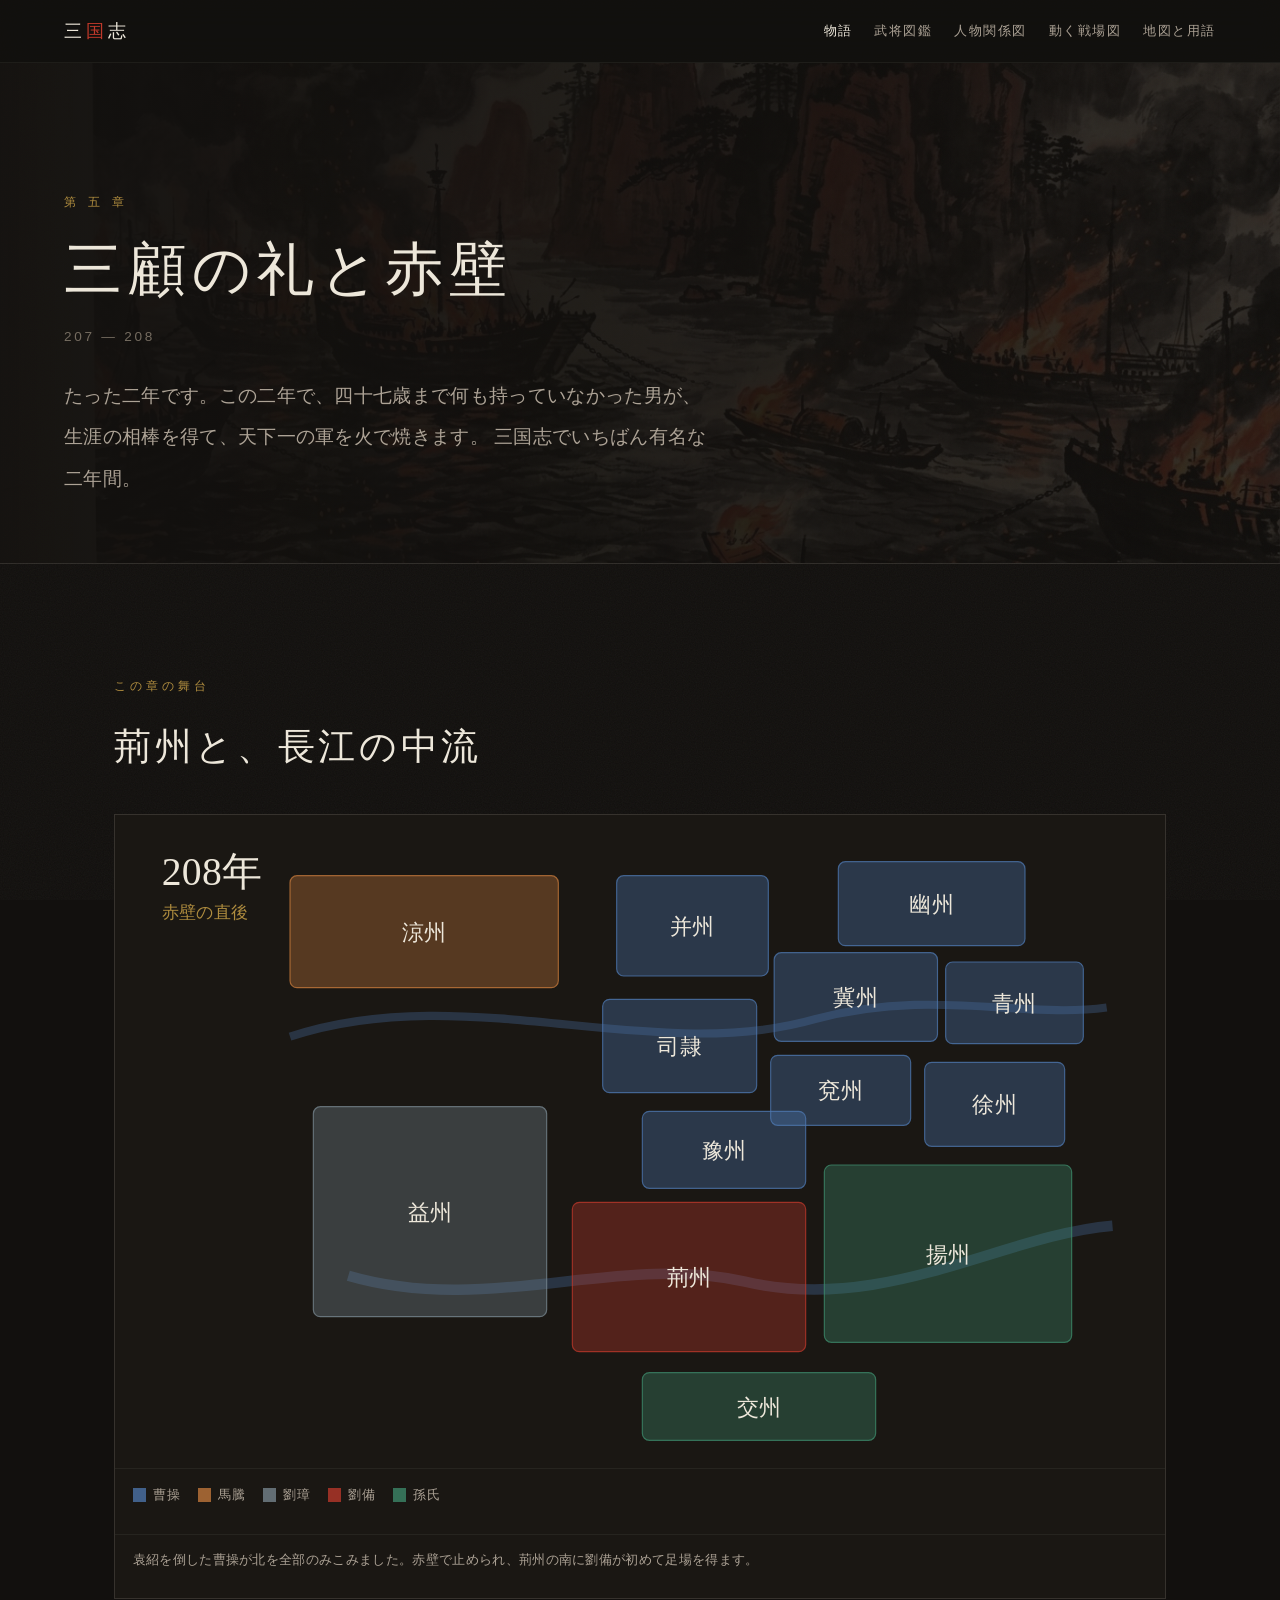
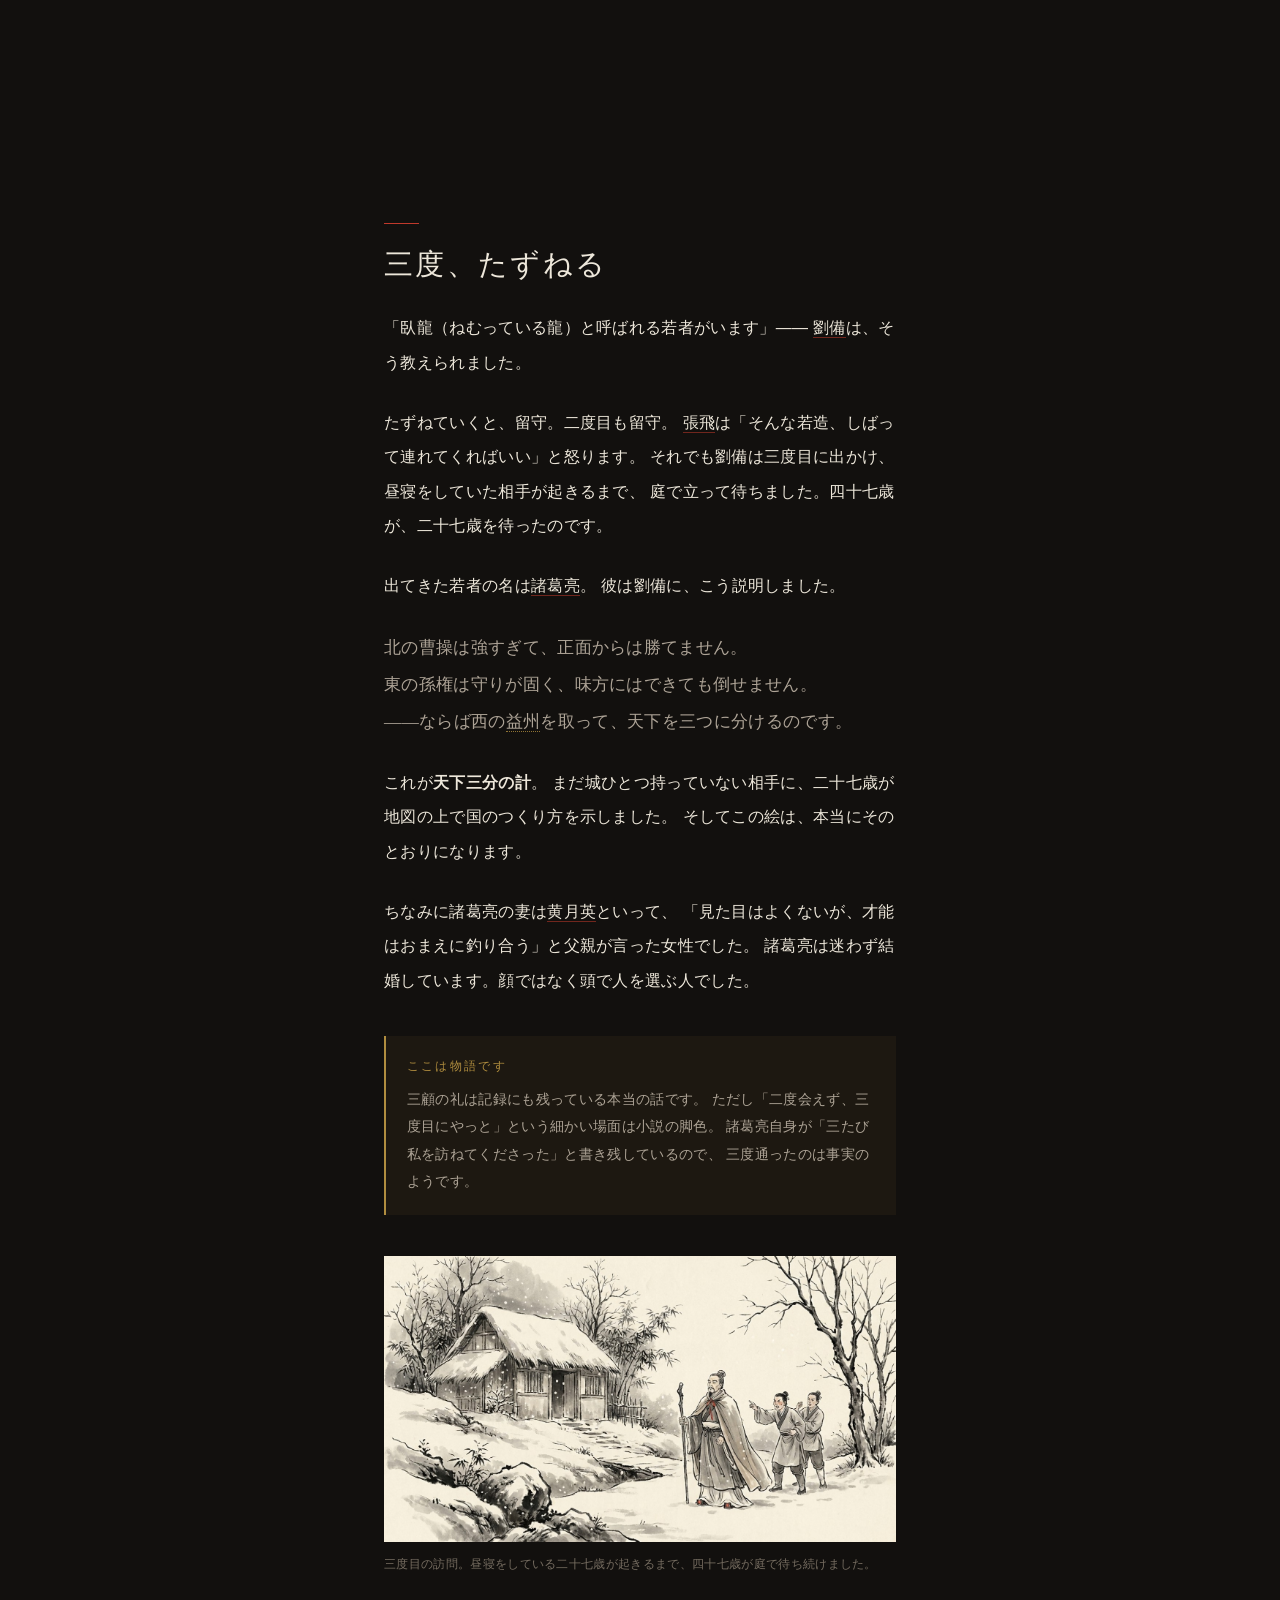
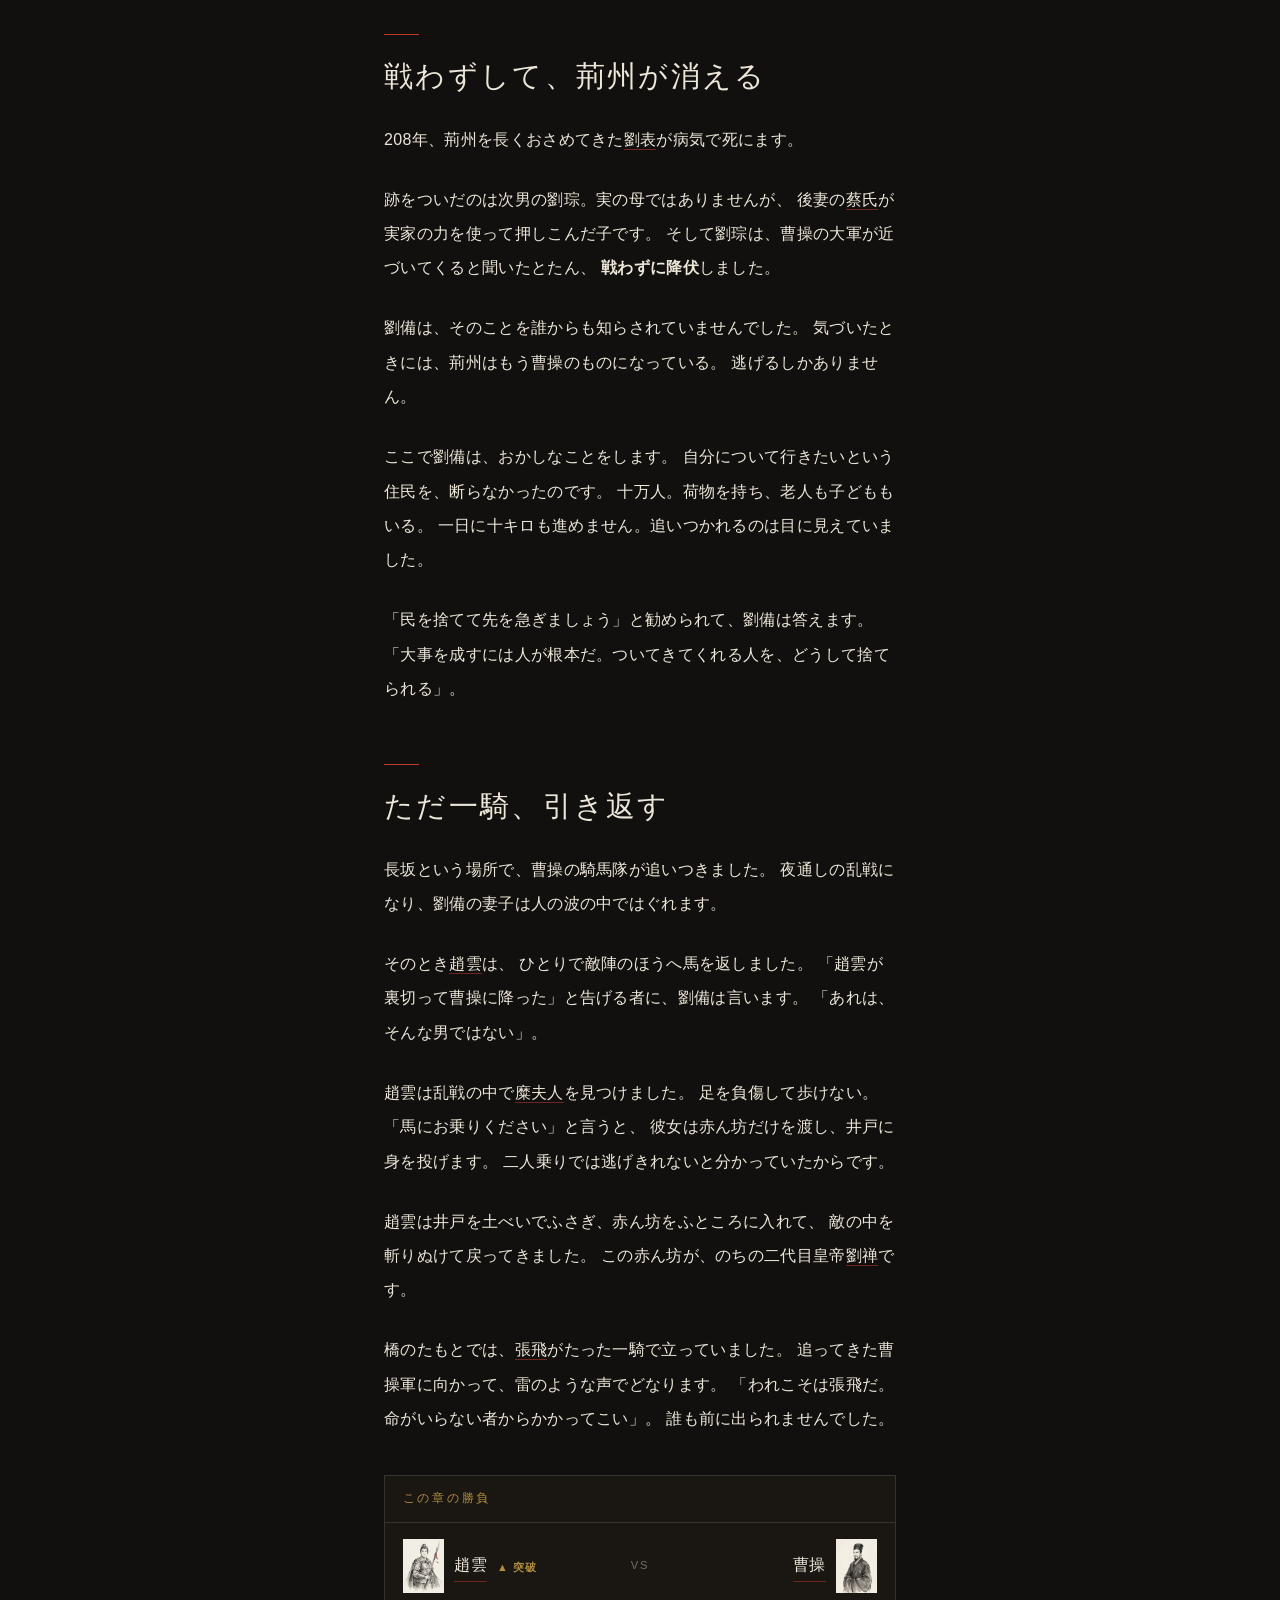
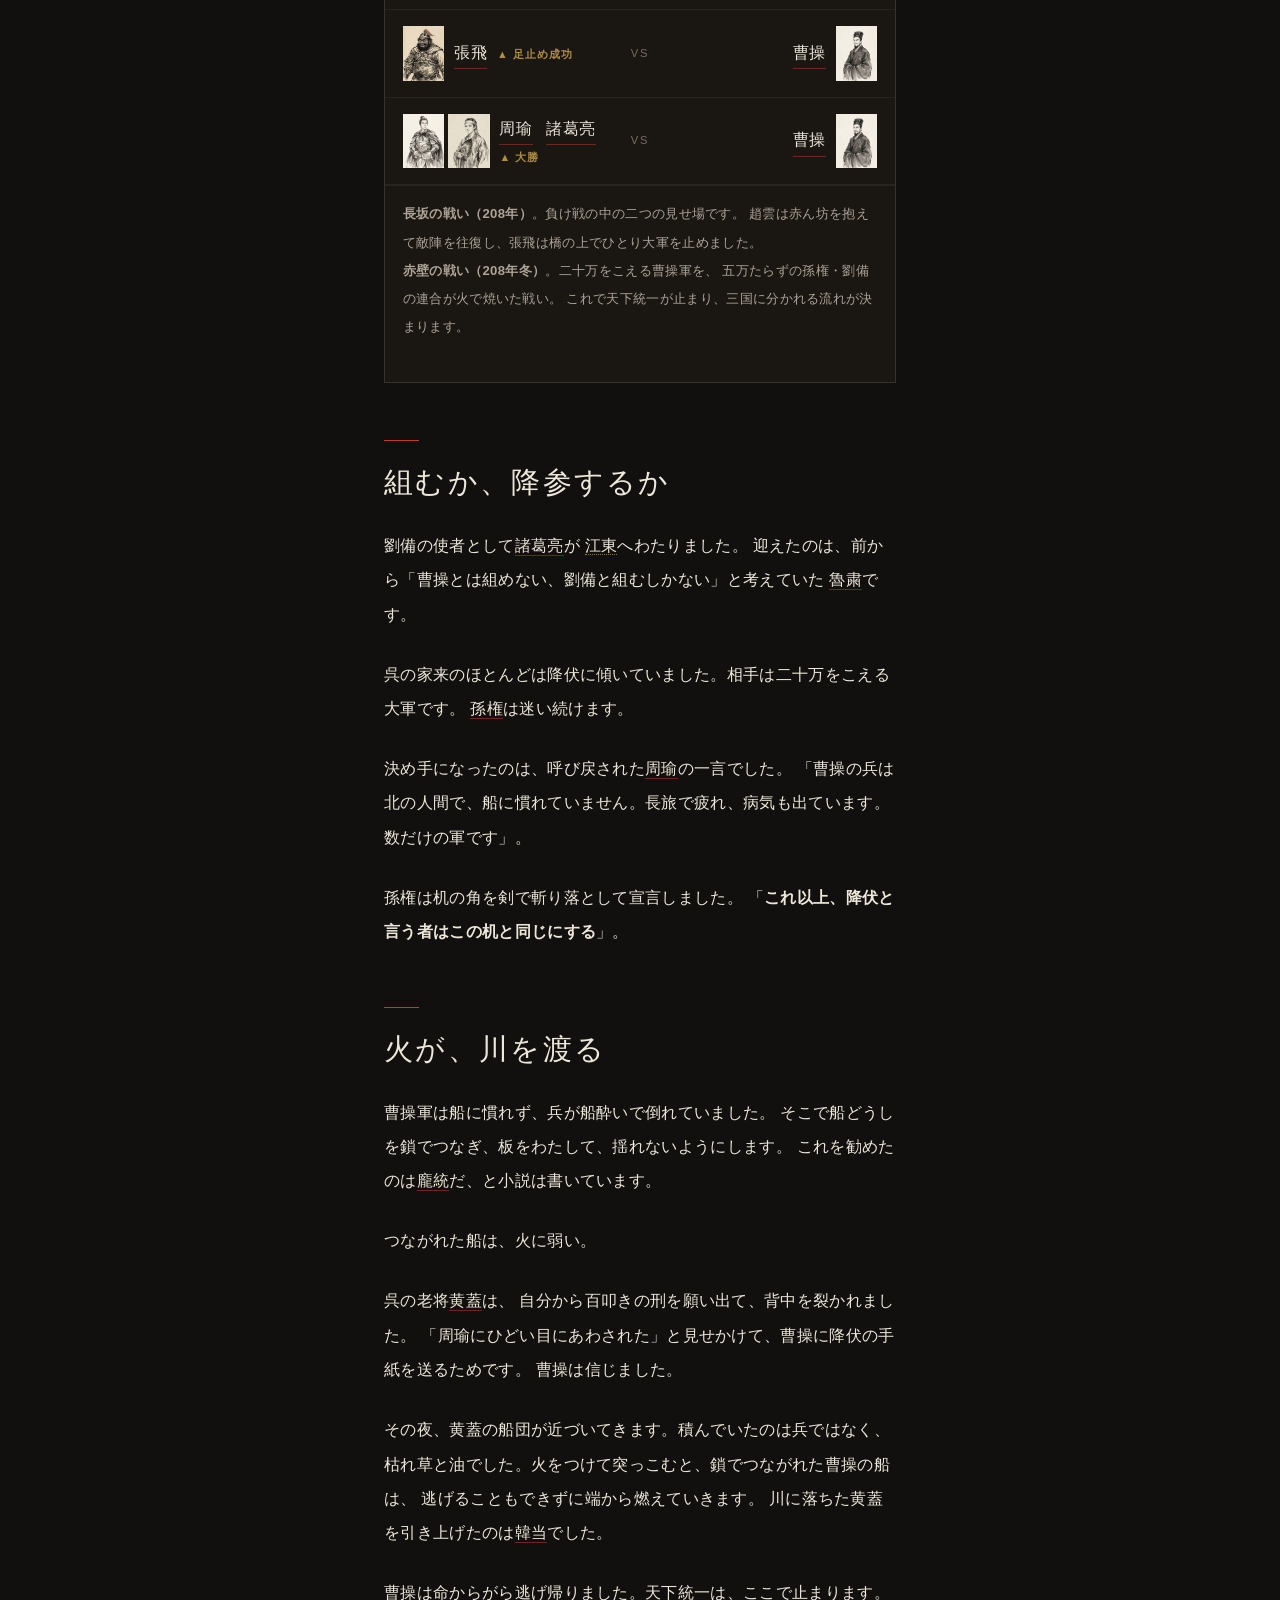
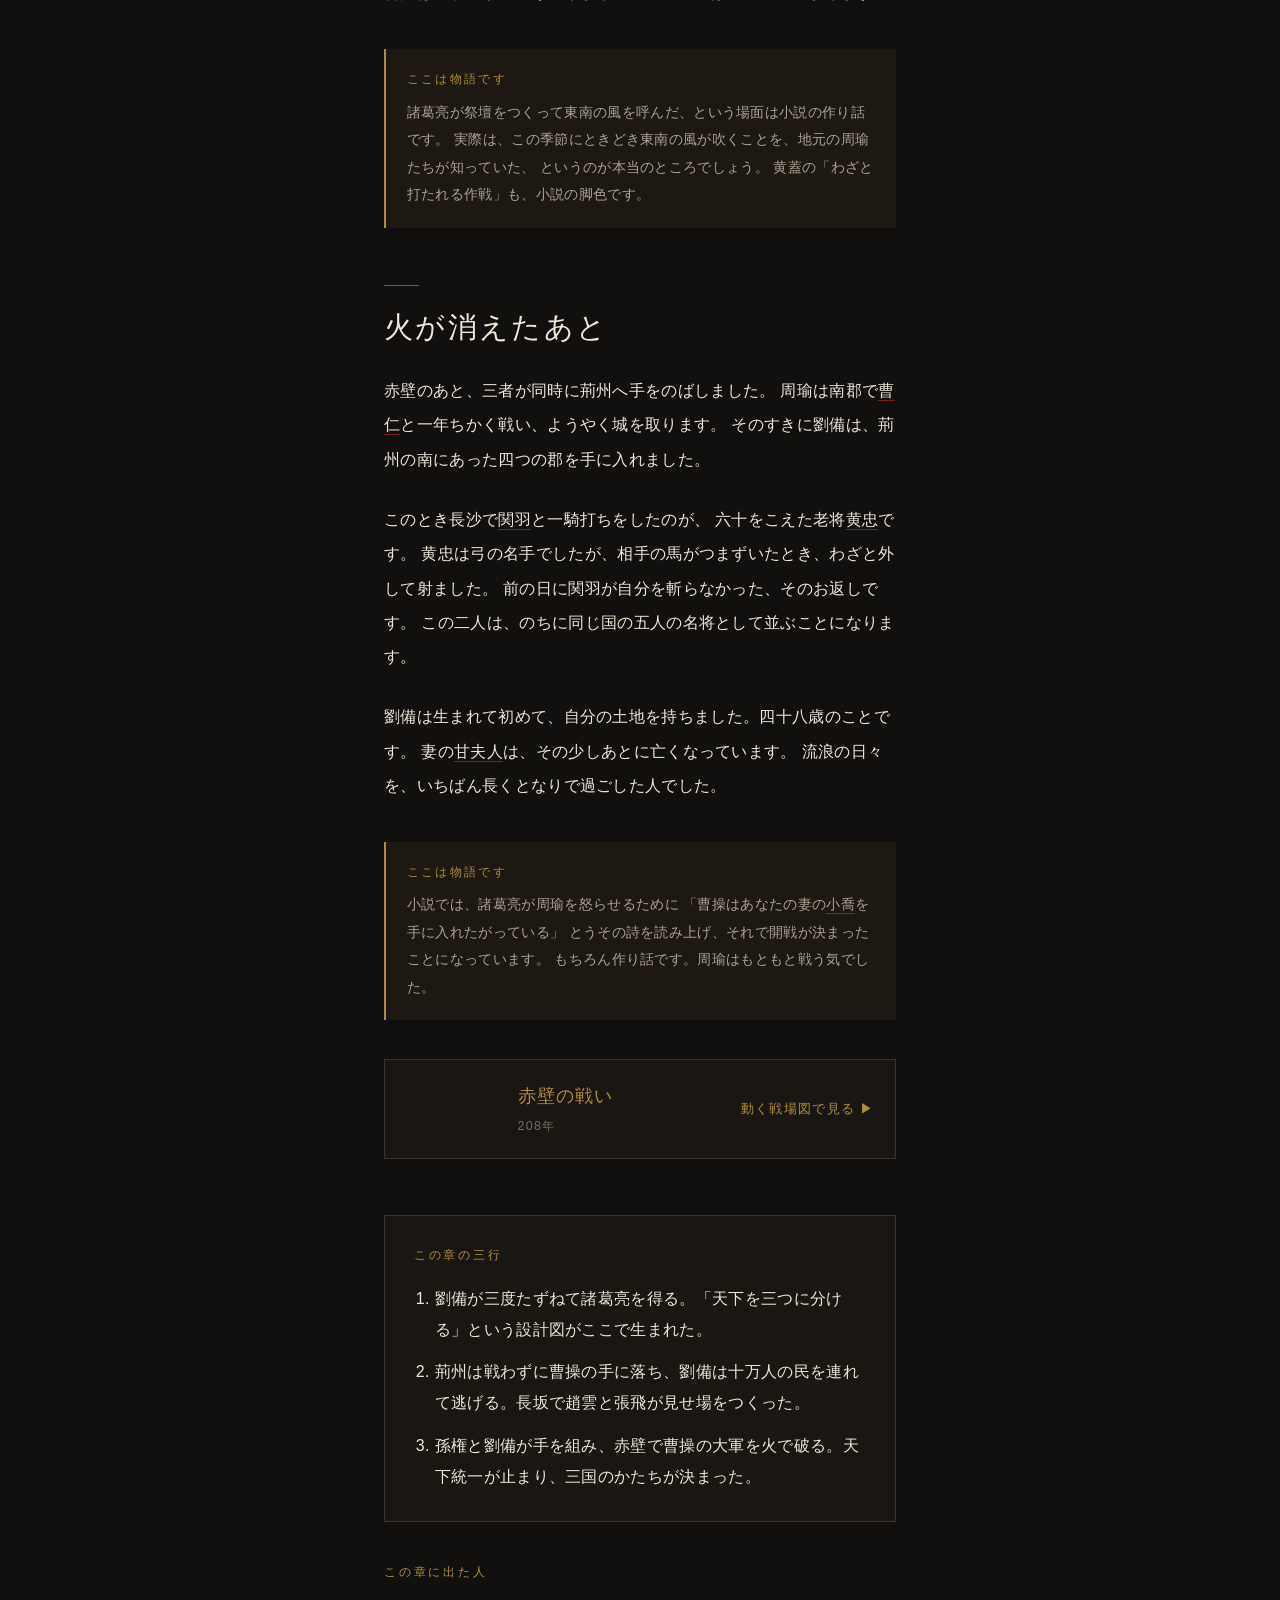
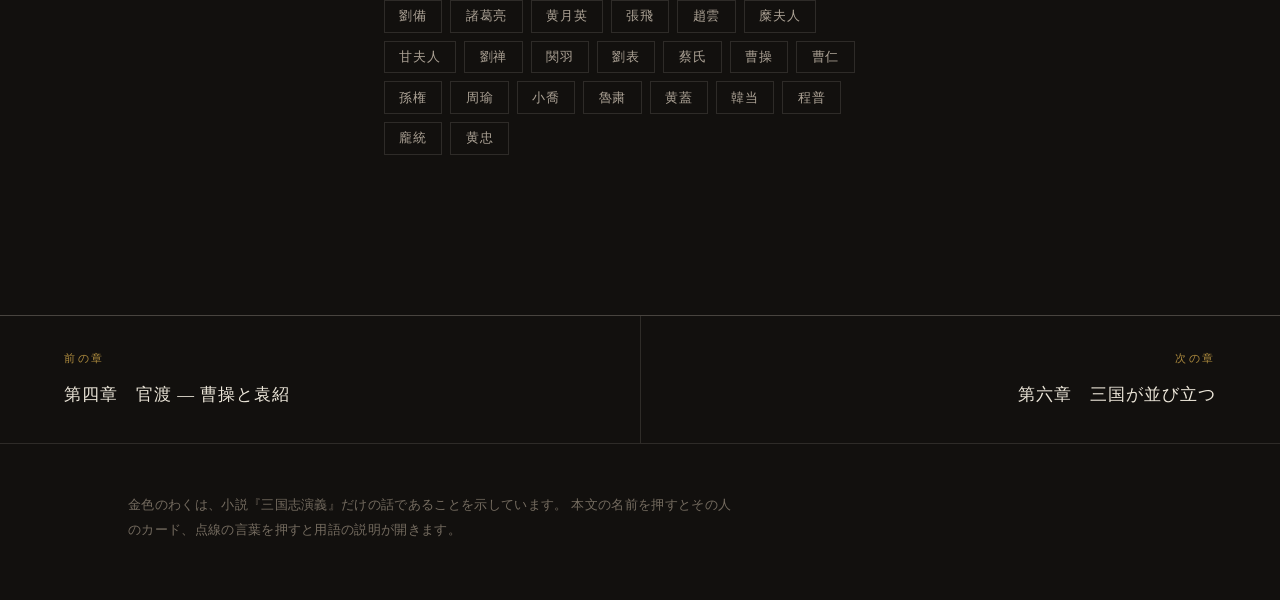
<file: story/05.html>
<!DOCTYPE html>
<html lang="ja">
<head>
<meta charset="UTF-8">
<meta name="viewport" content="width=device-width, initial-scale=1.0">
<title>第五章 三顧の礼と赤壁 ── 三国志</title>
<meta name="description" content="劉備が三度たずねて諸葛亮を得る。長坂の趙雲、孫劉同盟、そして赤壁の火攻め。">
<link rel="stylesheet" href="../assets/style.css">
</head>
<body data-base="../">

<header class="nav">
  <a class="nav__brand" href="../index.html">三<b>国</b>志</a>
  <nav class="nav__links">
    <a href="../index.html#story" aria-current="page">物語</a>
    <a href="../bushou.html">武将図鑑</a>
    <a href="../kankei.html">人物関係図</a>
    <a href="../kassen.html">動く戦場図</a>
    <a href="../yougo.html">地図と用語</a>
  </nav>
</header>

<section class="chapter-hero">
  <div class="chapter-hero__pic"><img src="../assets/scenes/sekiheki.jpg" alt="赤壁の火"></div>
  <p class="chapter-hero__no">第 五 章</p>
  <h1 class="chapter-hero__title">三顧の礼と赤壁</h1>
  <p class="chapter-hero__years">207 — 208</p>
  <p class="chapter-hero__lede">
    たった二年です。この二年で、四十七歳まで何も持っていなかった男が、
    生涯の相棒を得て、天下一の軍を火で焼きます。
    三国志でいちばん有名な二年間。
  </p>
</section>

<section class="sec" id="ch-stage">
  <div class="wrap">
    <p class="sec__label">この章の舞台</p>
    <h2 class="sec__title">荊州と、長江の中流</h2>
    <div id="seiryoku"></div>
  </div>
</section>

<article class="read">

  <h2>三度、たずねる</h2>

  <p>
    「臥龍（ねむっている龍）と呼ばれる若者がいます」——
    <a class="p" data-p="劉備">劉備</a>は、そう教えられました。
  </p>

  <p>
    たずねていくと、留守。二度目も留守。
    <a class="p" data-p="張飛">張飛</a>は「そんな若造、しばって連れてくればいい」と怒ります。
    それでも劉備は三度目に出かけ、昼寝をしていた相手が起きるまで、
    庭で立って待ちました。四十七歳が、二十七歳を待ったのです。
  </p>

  <p>
    出てきた若者の名は<a class="p" data-p="諸葛亮">諸葛亮</a>。
    彼は劉備に、こう説明しました。
  </p>

  <p class="lead">
    北の曹操は強すぎて、正面からは勝てません。<br>
    東の孫権は守りが固く、味方にはできても倒せません。<br>
    ——ならば西の<span class="t" data-t="益州">益州</span>を取って、天下を三つに分けるのです。
  </p>

  <p>
    これが<strong>天下三分の計</strong>。
    まだ城ひとつ持っていない相手に、二十七歳が地図の上で国のつくり方を示しました。
    そしてこの絵は、本当にそのとおりになります。
  </p>

  <p>
    ちなみに諸葛亮の妻は<a class="p" data-p="黄月英">黄月英</a>といって、
    「見た目はよくないが、才能はおまえに釣り合う」と父親が言った女性でした。
    諸葛亮は迷わず結婚しています。顔ではなく頭で人を選ぶ人でした。
  </p>

  <div class="note">
    <b>ここは物語です</b>
    <p>
      三顧の礼は記録にも残っている本当の話です。
      ただし「二度会えず、三度目にやっと」という細かい場面は小説の脚色。
      諸葛亮自身が「三たび私を訪ねてくださった」と書き残しているので、
      三度通ったのは事実のようです。
    </p>
  </div>

  <figure class="pic">
    <img src="../assets/scenes/sanko.jpg" alt="雪の中、草庵の前で待つ劉備">
    <figcaption>三度目の訪問。昼寝をしている二十七歳が起きるまで、四十七歳が庭で待ち続けました。</figcaption>
  </figure>

  <h2>戦わずして、荊州が消える</h2>

  <p>
    208年、荊州を長くおさめてきた<a class="p" data-p="劉表">劉表</a>が病気で死にます。
  </p>

  <p>
    跡をついだのは次男の劉琮。実の母ではありませんが、
    後妻の<a class="p" data-p="蔡氏">蔡氏</a>が実家の力を使って押しこんだ子です。
    そして劉琮は、曹操の大軍が近づいてくると聞いたとたん、
    <strong>戦わずに降伏</strong>しました。
  </p>

  <p>
    劉備は、そのことを誰からも知らされていませんでした。
    気づいたときには、荊州はもう曹操のものになっている。
    逃げるしかありません。
  </p>

  <p>
    ここで劉備は、おかしなことをします。
    自分について行きたいという住民を、断らなかったのです。
    十万人。荷物を持ち、老人も子どももいる。
    一日に十キロも進めません。追いつかれるのは目に見えていました。
  </p>

  <p>
    「民を捨てて先を急ぎましょう」と勧められて、劉備は答えます。
    「大事を成すには人が根本だ。ついてきてくれる人を、どうして捨てられる」。
  </p>

  <h2>ただ一騎、引き返す</h2>

  <p>
    長坂という場所で、曹操の騎馬隊が追いつきました。
    夜通しの乱戦になり、劉備の妻子は人の波の中ではぐれます。
  </p>

  <p>
    そのとき<a class="p" data-p="趙雲">趙雲</a>は、
    ひとりで敵陣のほうへ馬を返しました。
    「趙雲が裏切って曹操に降った」と告げる者に、劉備は言います。
    「あれは、そんな男ではない」。
  </p>

  <p>
    趙雲は乱戦の中で<a class="p" data-p="糜夫人">糜夫人</a>を見つけました。
    足を負傷して歩けない。「馬にお乗りください」と言うと、
    彼女は赤ん坊だけを渡し、井戸に身を投げます。
    二人乗りでは逃げきれないと分かっていたからです。
  </p>

  <p>
    趙雲は井戸を土べいでふさぎ、赤ん坊をふところに入れて、
    敵の中を斬りぬけて戻ってきました。
    この赤ん坊が、のちの二代目皇帝<a class="p" data-p="劉禅">劉禅</a>です。
  </p>

  <p>
    橋のたもとでは、<a class="p" data-p="張飛">張飛</a>がたった一騎で立っていました。
    追ってきた曹操軍に向かって、雷のような声でどなります。
    「われこそは張飛だ。命がいらない者からかかってこい」。
    誰も前に出られませんでした。
  </p>

  <div class="duel">
    <div class="duel__head">この章の勝負</div>

    <div class="duel__row">
      <span class="duel__side"><span class="duel__name" data-p="趙雲">趙雲</span>
        <b class="duel__win">▲ 突破</b></span>
      <span class="duel__vs">VS</span>
      <span class="duel__side duel__side--r"><span class="duel__name" data-p="曹操">曹操</span></span>
    </div>

    <div class="duel__row">
      <span class="duel__side"><span class="duel__name" data-p="張飛">張飛</span>
        <b class="duel__win">▲ 足止め成功</b></span>
      <span class="duel__vs">VS</span>
      <span class="duel__side duel__side--r"><span class="duel__name" data-p="曹操">曹操</span></span>
    </div>

    <div class="duel__row">
      <span class="duel__side"><span class="duel__names">
        <span class="duel__name" data-p="周瑜">周瑜</span>
        <span class="duel__name" data-p="諸葛亮">諸葛亮</span>
        <b class="duel__win">▲ 大勝</b>
      </span></span>
      <span class="duel__vs">VS</span>
      <span class="duel__side duel__side--r"><span class="duel__name" data-p="曹操">曹操</span></span>
    </div>

    <p class="duel__note">
      <strong>長坂の戦い（208年）</strong>。負け戦の中の二つの見せ場です。
      趙雲は赤ん坊を抱えて敵陣を往復し、張飛は橋の上でひとり大軍を止めました。<br>
      <strong>赤壁の戦い（208年冬）</strong>。二十万をこえる曹操軍を、
      五万たらずの孫権・劉備の連合が火で焼いた戦い。
      これで天下統一が止まり、三国に分かれる流れが決まります。
    </p>
  </div>

  <h2>組むか、降参するか</h2>

  <p>
    劉備の使者として<a class="p" data-p="諸葛亮">諸葛亮</a>が
    <span class="t" data-t="江東">江東</span>へわたりました。
    迎えたのは、前から「曹操とは組めない、劉備と組むしかない」と考えていた
    <a class="p" data-p="魯粛">魯粛</a>です。
  </p>

  <p>
    呉の家来のほとんどは降伏に傾いていました。相手は二十万をこえる大軍です。
    <a class="p" data-p="孫権">孫権</a>は迷い続けます。
  </p>

  <p>
    決め手になったのは、呼び戻された<a class="p" data-p="周瑜">周瑜</a>の一言でした。
    「曹操の兵は北の人間で、船に慣れていません。長旅で疲れ、病気も出ています。
    数だけの軍です」。
  </p>

  <p>
    孫権は机の角を剣で斬り落として宣言しました。
    「<strong>これ以上、降伏と言う者はこの机と同じにする</strong>」。
  </p>

  <h2>火が、川を渡る</h2>

  <p>
    曹操軍は船に慣れず、兵が船酔いで倒れていました。
    そこで船どうしを鎖でつなぎ、板をわたして、揺れないようにします。
    これを勧めたのは<a class="p" data-p="龐統">龐統</a>だ、と小説は書いています。
  </p>

  <p>
    つながれた船は、火に弱い。
  </p>

  <p>
    呉の老将<a class="p" data-p="黄蓋">黄蓋</a>は、
    自分から百叩きの刑を願い出て、背中を裂かれました。
    「周瑜にひどい目にあわされた」と見せかけて、曹操に降伏の手紙を送るためです。
    曹操は信じました。
  </p>

  <p>
    その夜、黄蓋の船団が近づいてきます。積んでいたのは兵ではなく、
    枯れ草と油でした。火をつけて突っこむと、鎖でつながれた曹操の船は、
    逃げることもできずに端から燃えていきます。
    川に落ちた黄蓋を引き上げたのは<a class="p" data-p="韓当">韓当</a>でした。
  </p>

  <p>
    曹操は命からがら逃げ帰りました。天下統一は、ここで止まります。
  </p>

  <div class="note">
    <b>ここは物語です</b>
    <p>
      諸葛亮が祭壇をつくって東南の風を呼んだ、という場面は小説の作り話です。
      実際は、この季節にときどき東南の風が吹くことを、地元の周瑜たちが知っていた、
      というのが本当のところでしょう。
      黄蓋の「わざと打たれる作戦」も、小説の脚色です。
    </p>
  </div>

  <h2>火が消えたあと</h2>

  <p>
    赤壁のあと、三者が同時に荊州へ手をのばしました。
    周瑜は南郡で<a class="p" data-p="曹仁">曹仁</a>と一年ちかく戦い、ようやく城を取ります。
    そのすきに劉備は、荊州の南にあった四つの郡を手に入れました。
  </p>

  <p>
    このとき長沙で<a class="p" data-p="関羽">関羽</a>と一騎打ちをしたのが、
    六十をこえた老将<a class="p" data-p="黄忠">黄忠</a>です。
    黄忠は弓の名手でしたが、相手の馬がつまずいたとき、わざと外して射ました。
    前の日に関羽が自分を斬らなかった、そのお返しです。
    この二人は、のちに同じ国の五人の名将として並ぶことになります。
  </p>

  <p>
    劉備は生まれて初めて、自分の土地を持ちました。四十八歳のことです。
    妻の<a class="p" data-p="甘夫人">甘夫人</a>は、その少しあとに亡くなっています。
    流浪の日々を、いちばん長くとなりで過ごした人でした。
  </p>

  <div class="note">
    <b>ここは物語です</b>
    <p>
      小説では、諸葛亮が周瑜を怒らせるために
      「曹操はあなたの妻の<a class="p" data-p="小喬">小喬</a>を手に入れたがっている」
      とうその詩を読み上げ、それで開戦が決まったことになっています。
      もちろん作り話です。周瑜はもともと戦う気でした。
    </p>
  </div>

  <a class="ks-link" href="../kassen.html#sekiheki">
    <span><b>赤壁の戦い</b><br><small>208年</small></span>
    <span>動く戦場図で見る ▶</span>
  </a>

  <div class="summary">
    <b>この章の三行</b>
    <ol>
      <li>劉備が三度たずねて諸葛亮を得る。「天下を三つに分ける」という設計図がここで生まれた。</li>
      <li>荊州は戦わずに曹操の手に落ち、劉備は十万人の民を連れて逃げる。長坂で趙雲と張飛が見せ場をつくった。</li>
      <li>孫権と劉備が手を組み、赤壁で曹操の大軍を火で破る。天下統一が止まり、三国のかたちが決まった。</li>
    </ol>
  </div>

  <div class="people-strip">
    <b>この章に出た人</b>
    <div class="people-strip__list">
      <button class="pchip" data-p="劉備">劉備</button>
      <button class="pchip" data-p="諸葛亮">諸葛亮</button>
      <button class="pchip" data-p="黄月英">黄月英</button>
      <button class="pchip" data-p="張飛">張飛</button>
      <button class="pchip" data-p="趙雲">趙雲</button>
      <button class="pchip" data-p="糜夫人">糜夫人</button>
      <button class="pchip" data-p="甘夫人">甘夫人</button>
      <button class="pchip" data-p="劉禅">劉禅</button>
      <button class="pchip" data-p="関羽">関羽</button>
      <button class="pchip" data-p="劉表">劉表</button>
      <button class="pchip" data-p="蔡氏">蔡氏</button>
      <button class="pchip" data-p="曹操">曹操</button>
      <button class="pchip" data-p="曹仁">曹仁</button>
      <button class="pchip" data-p="孫権">孫権</button>
      <button class="pchip" data-p="周瑜">周瑜</button>
      <button class="pchip" data-p="小喬">小喬</button>
      <button class="pchip" data-p="魯粛">魯粛</button>
      <button class="pchip" data-p="黄蓋">黄蓋</button>
      <button class="pchip" data-p="韓当">韓当</button>
      <button class="pchip" data-p="程普">程普</button>
      <button class="pchip" data-p="龐統">龐統</button>
      <button class="pchip" data-p="黄忠">黄忠</button>
    </div>
  </div>

</article>

<nav class="chapter-nav">
  <a href="04.html">
    <small>前の章</small>
    <span>第四章　官渡 — 曹操と袁紹</span>
  </a>
  <a href="06.html">
    <small>次の章</small>
    <span>第六章　三国が並び立つ</span>
  </a>
</nav>

<footer class="foot">
  <div class="wrap">
    <p>
      金色のわくは、小説『三国志演義』だけの話であることを示しています。
      本文の名前を押すとその人のカード、点線の言葉を押すと用語の説明が開きます。
    </p>
  </div>
</footer>

<script src="../assets/data/bushou.js"></script>
<script src="../assets/data/terms.js"></script>
<script src="../assets/data/kankei.js"></script>
<script src="../assets/data/map.js"></script>
<script src="../assets/script.js"></script>
<script>drawMap(document.getElementById("seiryoku"), "208年");</script>
</body>
</html>
</file>
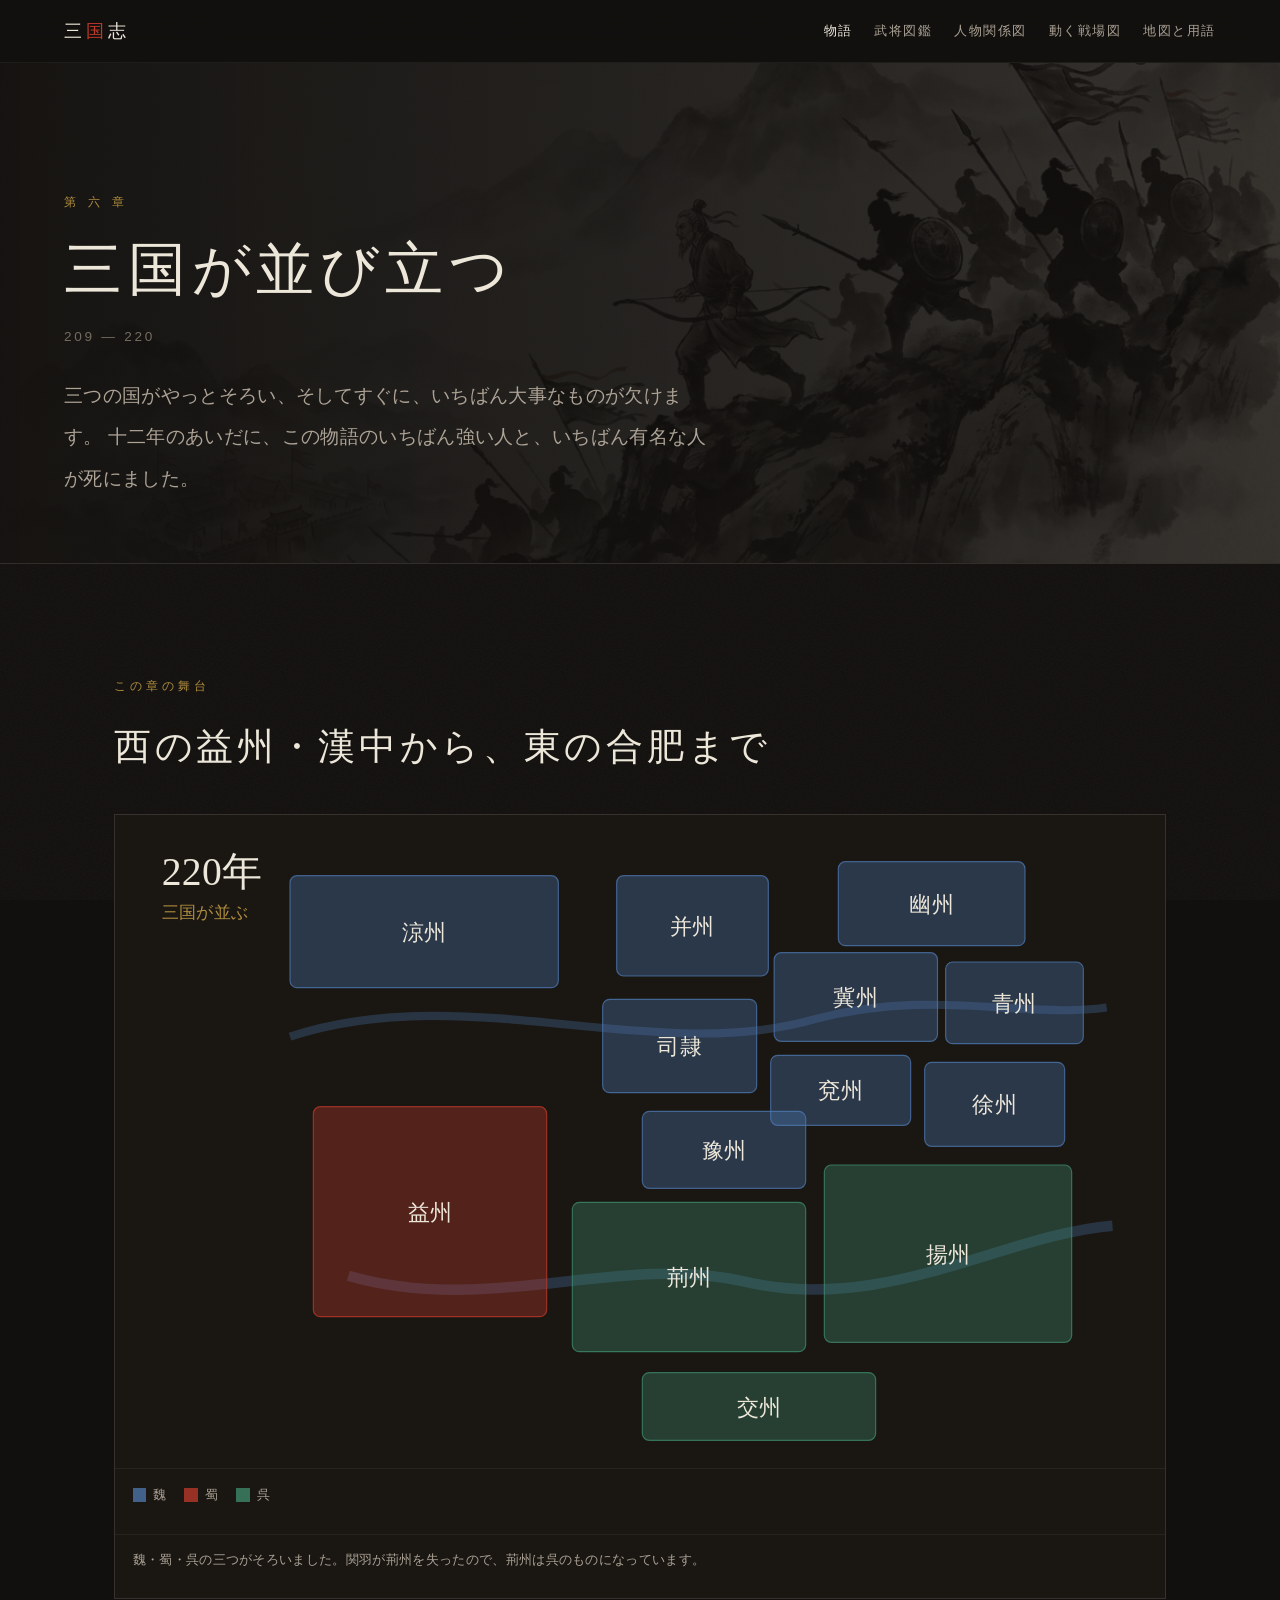
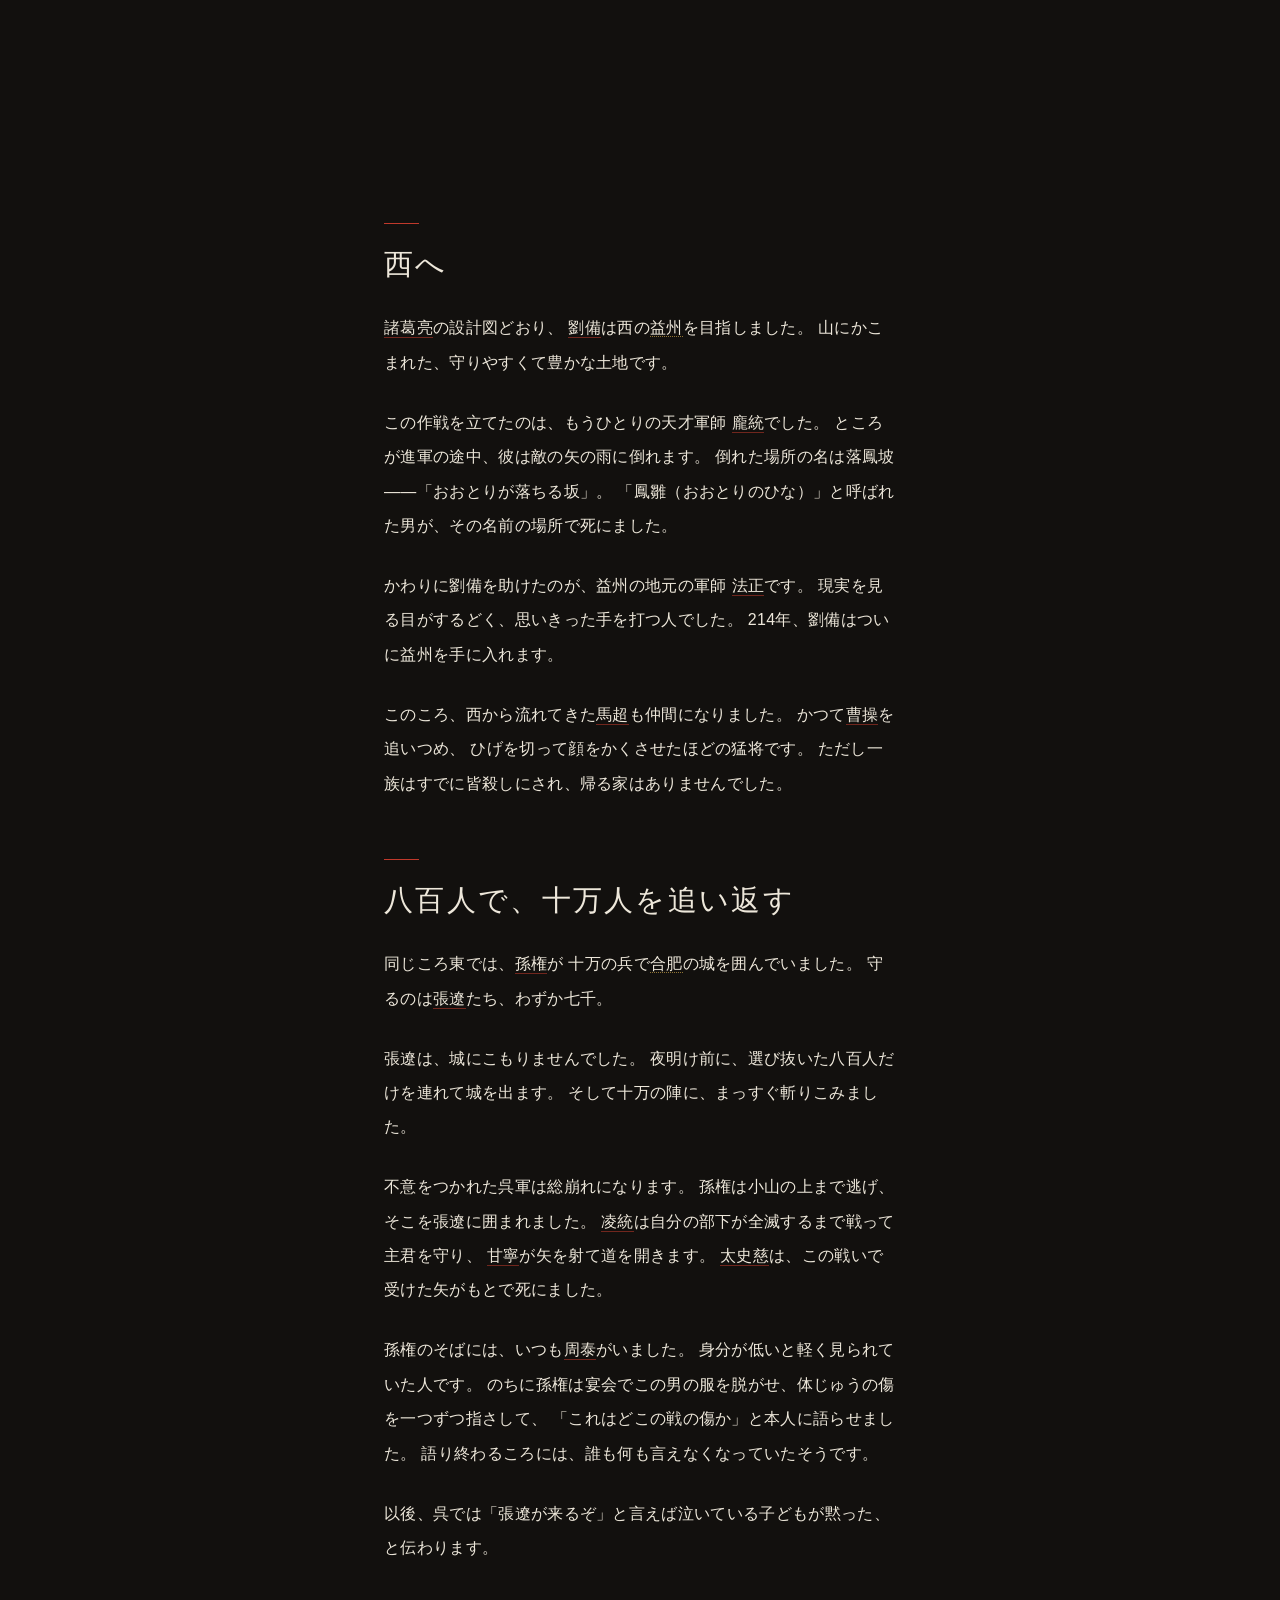
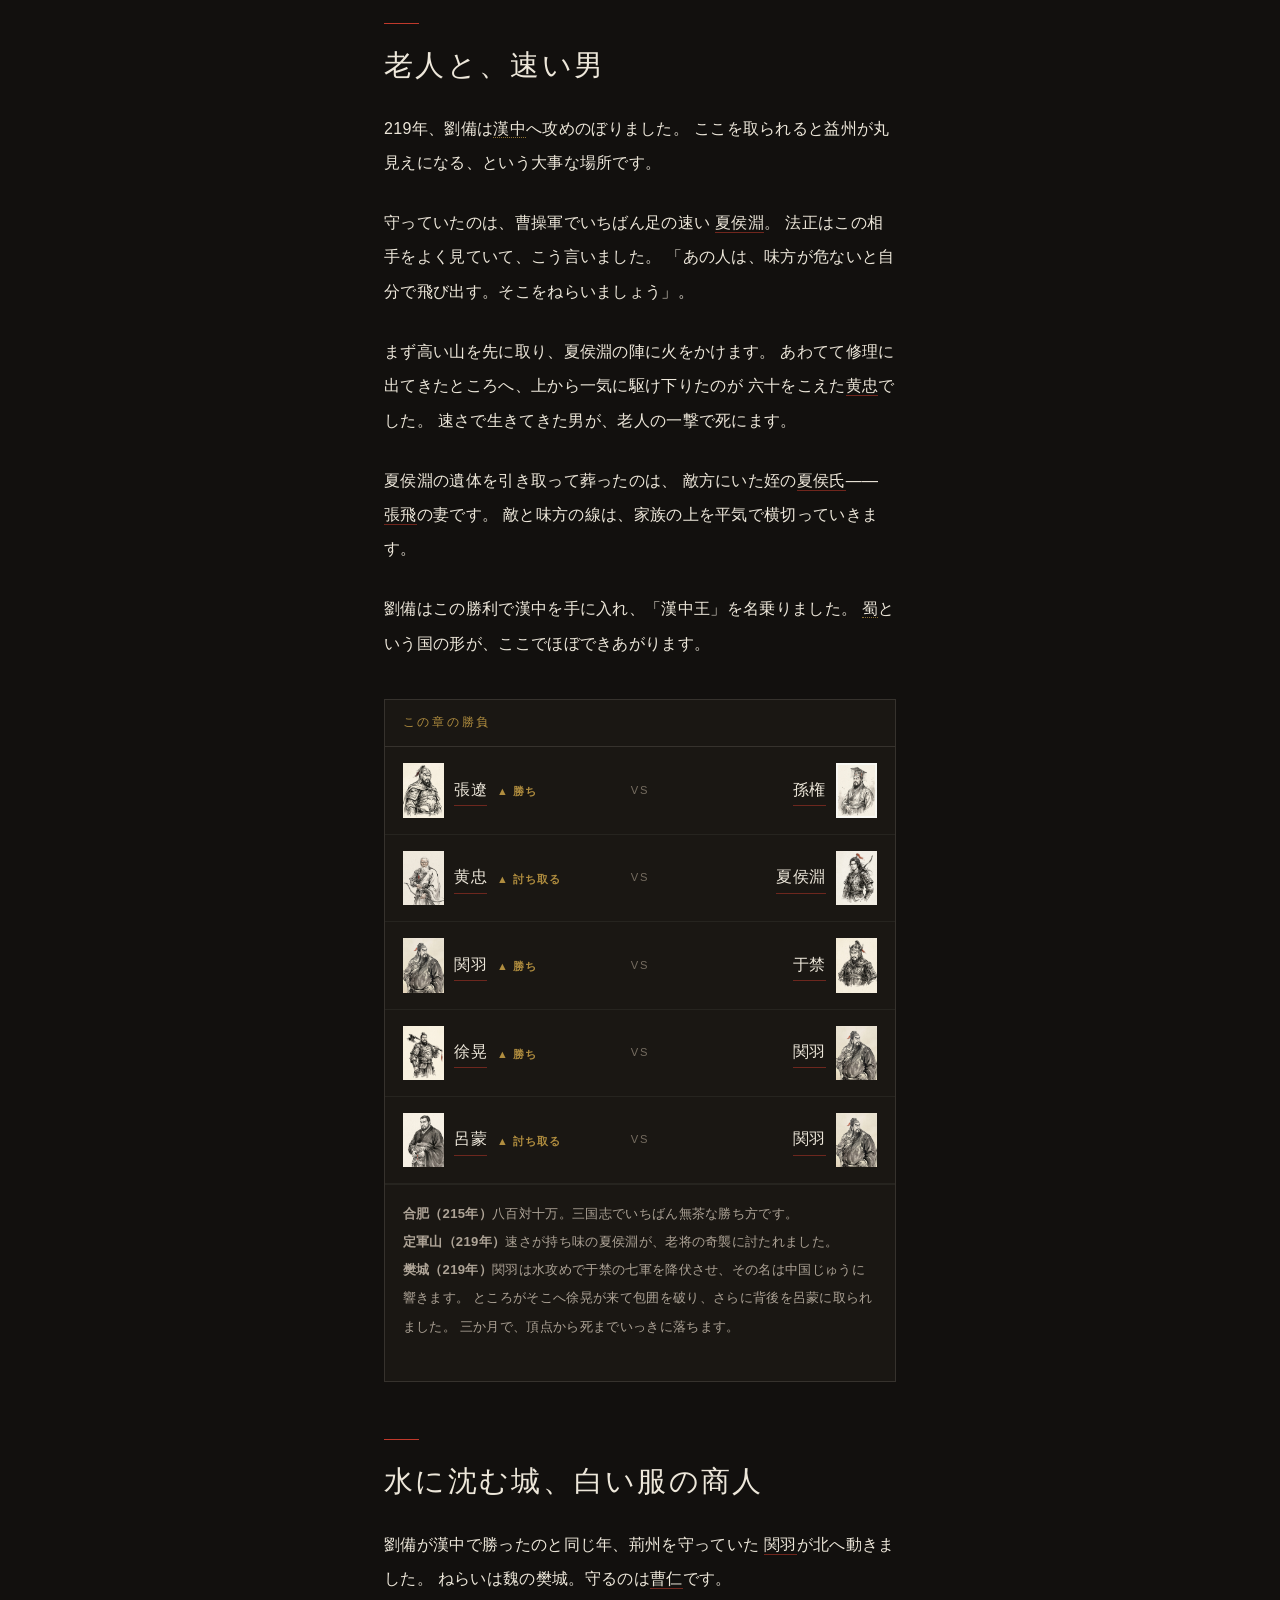
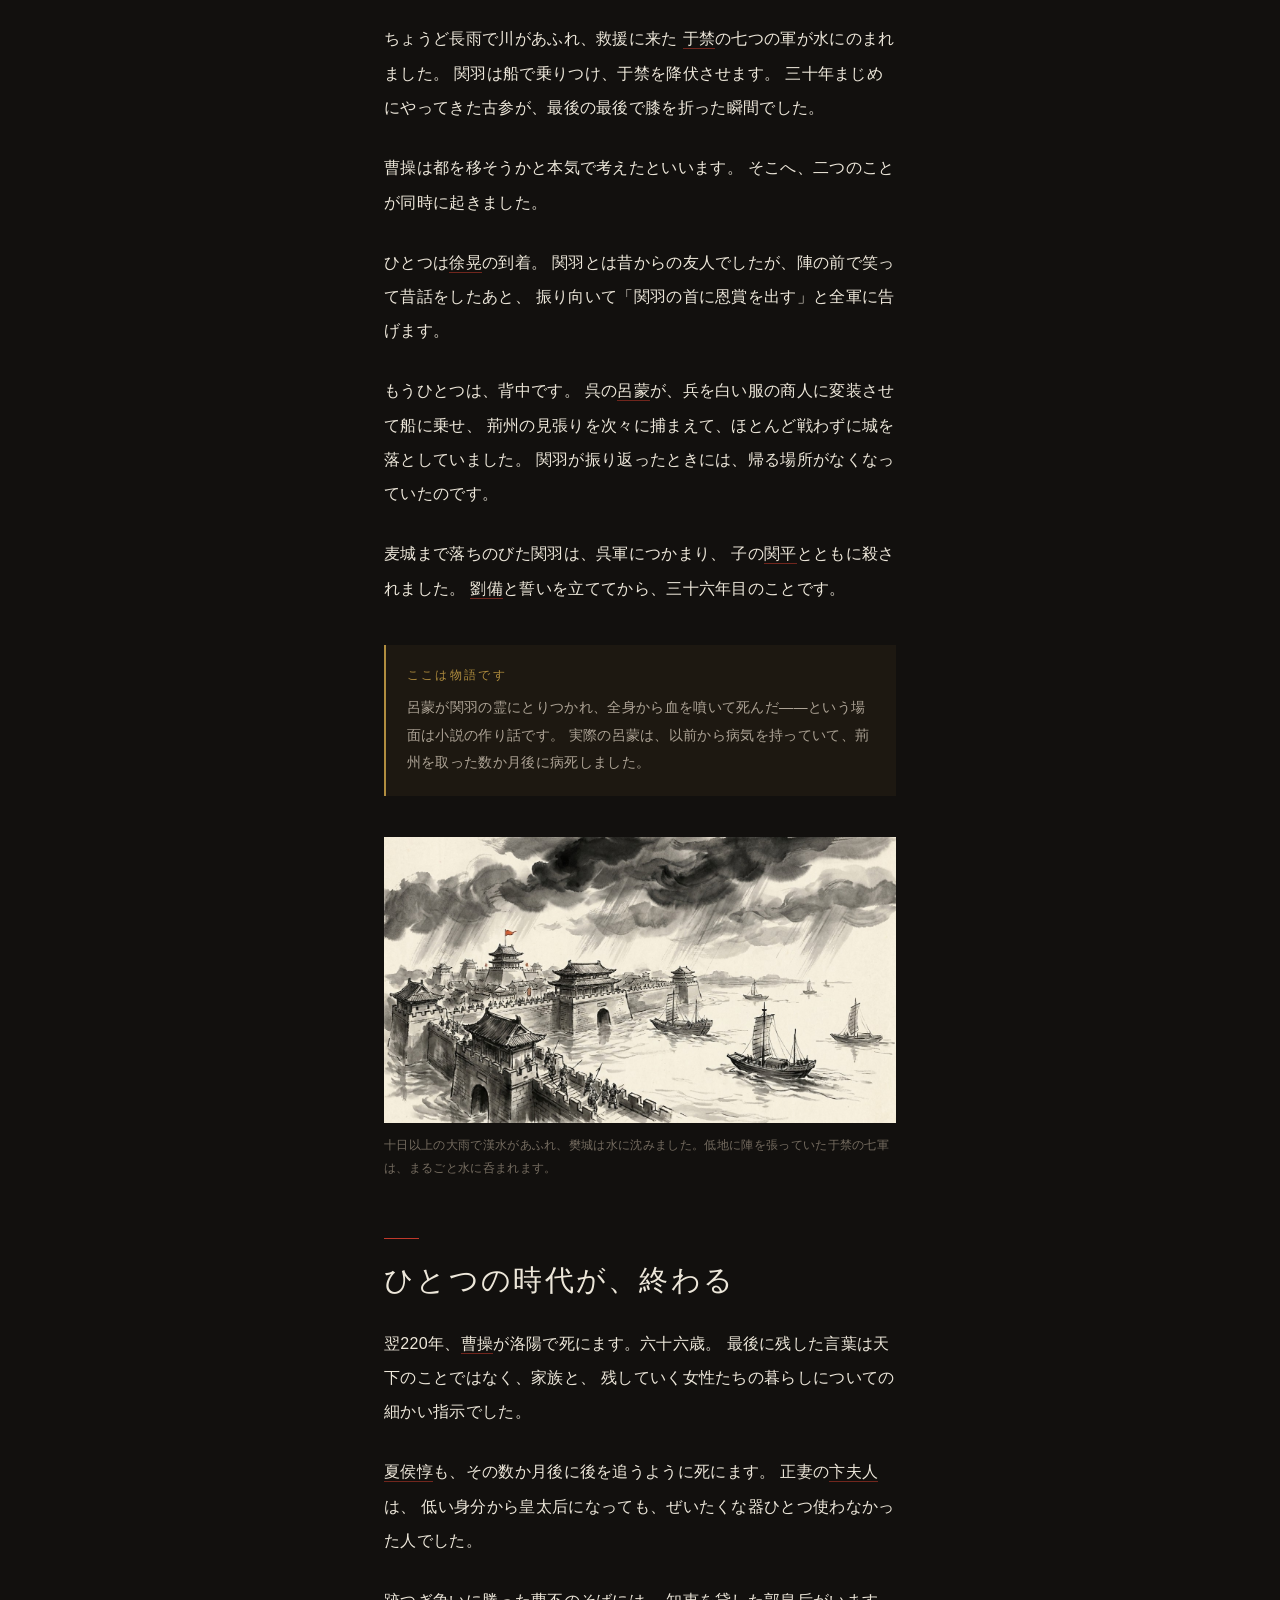
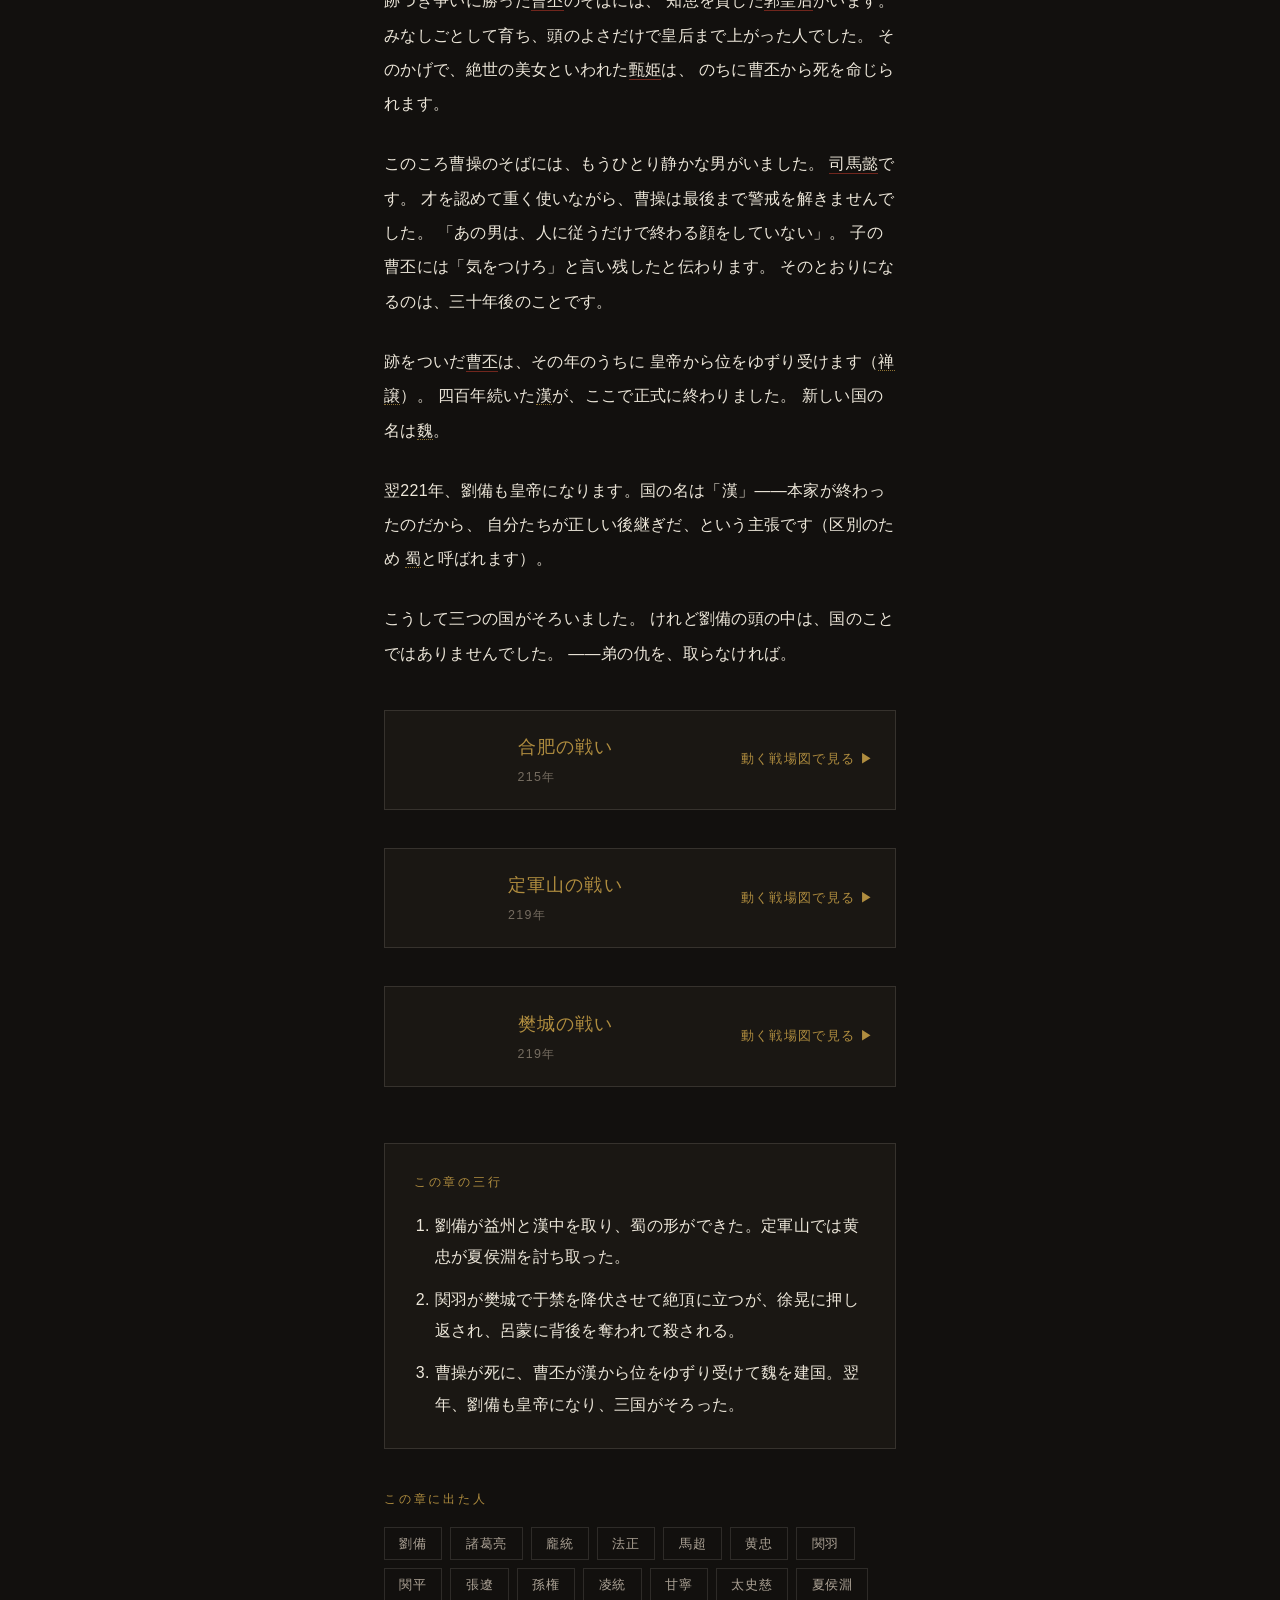
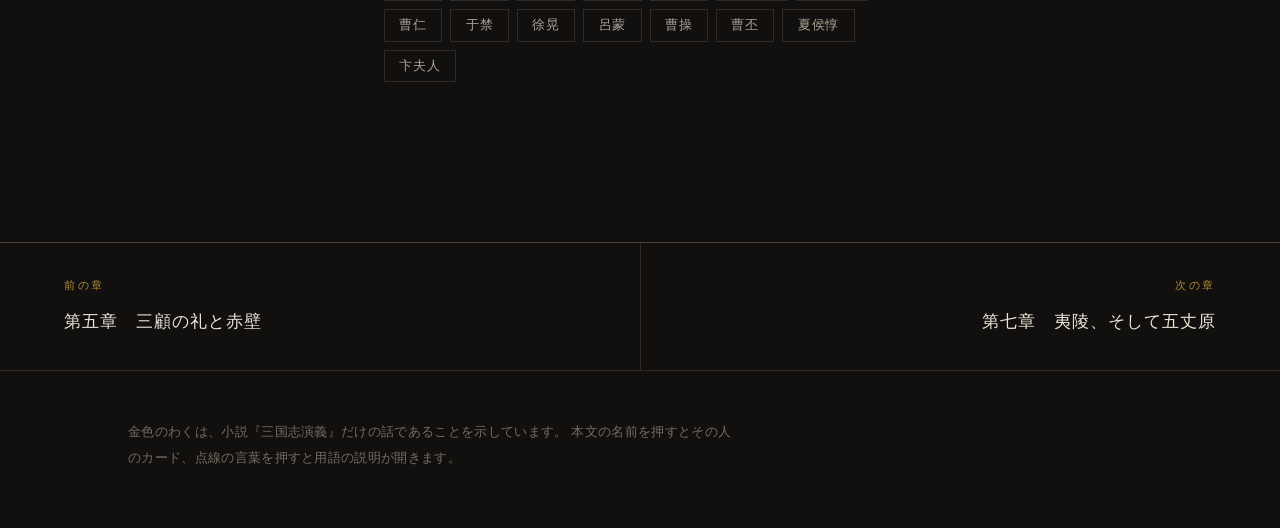
<file: story/06.html>
<!DOCTYPE html>
<html lang="ja">
<head>
<meta charset="UTF-8">
<meta name="viewport" content="width=device-width, initial-scale=1.0">
<title>第六章 三国が並び立つ ── 三国志</title>
<meta name="description" content="劉備が益州と漢中を取り、三国がそろう。合肥の張遼、定軍山の黄忠、そして関羽の死。">
<link rel="stylesheet" href="../assets/style.css">
</head>
<body data-base="../">

<header class="nav">
  <a class="nav__brand" href="../index.html">三<b>国</b>志</a>
  <nav class="nav__links">
    <a href="../index.html#story" aria-current="page">物語</a>
    <a href="../bushou.html">武将図鑑</a>
    <a href="../kankei.html">人物関係図</a>
    <a href="../kassen.html">動く戦場図</a>
    <a href="../yougo.html">地図と用語</a>
  </nav>
</header>

<section class="chapter-hero">
  <div class="chapter-hero__pic"><img src="../assets/scenes/teigunzan.jpg" alt="定軍山の朝"></div>
  <p class="chapter-hero__no">第 六 章</p>
  <h1 class="chapter-hero__title">三国が並び立つ</h1>
  <p class="chapter-hero__years">209 — 220</p>
  <p class="chapter-hero__lede">
    三つの国がやっとそろい、そしてすぐに、いちばん大事なものが欠けます。
    十二年のあいだに、この物語のいちばん強い人と、いちばん有名な人が死にました。
  </p>
</section>

<section class="sec" id="ch-stage">
  <div class="wrap">
    <p class="sec__label">この章の舞台</p>
    <h2 class="sec__title">西の益州・漢中から、東の合肥まで</h2>
    <div id="seiryoku"></div>
  </div>
</section>

<article class="read">

  <h2>西へ</h2>

  <p>
    <a class="p" data-p="諸葛亮">諸葛亮</a>の設計図どおり、
    <a class="p" data-p="劉備">劉備</a>は西の<span class="t" data-t="益州">益州</span>を目指しました。
    山にかこまれた、守りやすくて豊かな土地です。
  </p>

  <p>
    この作戦を立てたのは、もうひとりの天才軍師
    <a class="p" data-p="龐統">龐統</a>でした。
    ところが進軍の途中、彼は敵の矢の雨に倒れます。
    倒れた場所の名は落鳳坡——「おおとりが落ちる坂」。
    「鳳雛（おおとりのひな）」と呼ばれた男が、その名前の場所で死にました。
  </p>

  <p>
    かわりに劉備を助けたのが、益州の地元の軍師
    <a class="p" data-p="法正">法正</a>です。
    現実を見る目がするどく、思いきった手を打つ人でした。
    214年、劉備はついに益州を手に入れます。
  </p>

  <p>
    このころ、西から流れてきた<a class="p" data-p="馬超">馬超</a>も仲間になりました。
    かつて<a class="p" data-p="曹操">曹操</a>を追いつめ、
    ひげを切って顔をかくさせたほどの猛将です。
    ただし一族はすでに皆殺しにされ、帰る家はありませんでした。
  </p>

  <h2>八百人で、十万人を追い返す</h2>

  <p>
    同じころ東では、<a class="p" data-p="孫権">孫権</a>が
    十万の兵で<span class="t" data-t="合肥">合肥</span>の城を囲んでいました。
    守るのは<a class="p" data-p="張遼">張遼</a>たち、わずか七千。
  </p>

  <p>
    張遼は、城にこもりませんでした。
    夜明け前に、選び抜いた八百人だけを連れて城を出ます。
    そして十万の陣に、まっすぐ斬りこみました。
  </p>

  <p>
    不意をつかれた呉軍は総崩れになります。
    孫権は小山の上まで逃げ、そこを張遼に囲まれました。
    <a class="p" data-p="凌統">凌統</a>は自分の部下が全滅するまで戦って主君を守り、
    <a class="p" data-p="甘寧">甘寧</a>が矢を射て道を開きます。
    <a class="p" data-p="太史慈">太史慈</a>は、この戦いで受けた矢がもとで死にました。
  </p>

  <p>
    孫権のそばには、いつも<a class="p" data-p="周泰">周泰</a>がいました。
    身分が低いと軽く見られていた人です。
    のちに孫権は宴会でこの男の服を脱がせ、体じゅうの傷を一つずつ指さして、
    「これはどこの戦の傷か」と本人に語らせました。
    語り終わるころには、誰も何も言えなくなっていたそうです。
  </p>

  <p>
    以後、呉では「張遼が来るぞ」と言えば泣いている子どもが黙った、と伝わります。
  </p>

  <h2>老人と、速い男</h2>

  <p>
    219年、劉備は<span class="t" data-t="漢中">漢中</span>へ攻めのぼりました。
    ここを取られると益州が丸見えになる、という大事な場所です。
  </p>

  <p>
    守っていたのは、曹操軍でいちばん足の速い
    <a class="p" data-p="夏侯淵">夏侯淵</a>。
    法正はこの相手をよく見ていて、こう言いました。
    「あの人は、味方が危ないと自分で飛び出す。そこをねらいましょう」。
  </p>

  <p>
    まず高い山を先に取り、夏侯淵の陣に火をかけます。
    あわてて修理に出てきたところへ、上から一気に駆け下りたのが
    六十をこえた<a class="p" data-p="黄忠">黄忠</a>でした。
    速さで生きてきた男が、老人の一撃で死にます。
  </p>

  <p>
    夏侯淵の遺体を引き取って葬ったのは、
    敵方にいた姪の<a class="p" data-p="夏侯氏">夏侯氏</a>——
    <a class="p" data-p="張飛">張飛</a>の妻です。
    敵と味方の線は、家族の上を平気で横切っていきます。
  </p>

  <p>
    劉備はこの勝利で漢中を手に入れ、「漢中王」を名乗りました。
    <span class="t" data-t="蜀">蜀</span>という国の形が、ここでほぼできあがります。
  </p>

  <div class="duel">
    <div class="duel__head">この章の勝負</div>

    <div class="duel__row">
      <span class="duel__side"><span class="duel__name" data-p="張遼">張遼</span>
        <b class="duel__win">▲ 勝ち</b></span>
      <span class="duel__vs">VS</span>
      <span class="duel__side duel__side--r"><span class="duel__name" data-p="孫権">孫権</span></span>
    </div>

    <div class="duel__row">
      <span class="duel__side"><span class="duel__name" data-p="黄忠">黄忠</span>
        <b class="duel__win">▲ 討ち取る</b></span>
      <span class="duel__vs">VS</span>
      <span class="duel__side duel__side--r"><span class="duel__name" data-p="夏侯淵">夏侯淵</span></span>
    </div>

    <div class="duel__row">
      <span class="duel__side"><span class="duel__name" data-p="関羽">関羽</span>
        <b class="duel__win">▲ 勝ち</b></span>
      <span class="duel__vs">VS</span>
      <span class="duel__side duel__side--r"><span class="duel__name" data-p="于禁">于禁</span></span>
    </div>

    <div class="duel__row">
      <span class="duel__side"><span class="duel__name" data-p="徐晃">徐晃</span>
        <b class="duel__win">▲ 勝ち</b></span>
      <span class="duel__vs">VS</span>
      <span class="duel__side duel__side--r"><span class="duel__name" data-p="関羽">関羽</span></span>
    </div>

    <div class="duel__row">
      <span class="duel__side"><span class="duel__name" data-p="呂蒙">呂蒙</span>
        <b class="duel__win">▲ 討ち取る</b></span>
      <span class="duel__vs">VS</span>
      <span class="duel__side duel__side--r"><span class="duel__name" data-p="関羽">関羽</span></span>
    </div>

    <p class="duel__note">
      <strong>合肥（215年）</strong>八百対十万。三国志でいちばん無茶な勝ち方です。<br>
      <strong>定軍山（219年）</strong>速さが持ち味の夏侯淵が、老将の奇襲に討たれました。<br>
      <strong>樊城（219年）</strong>関羽は水攻めで于禁の七軍を降伏させ、その名は中国じゅうに響きます。
      ところがそこへ徐晃が来て包囲を破り、さらに背後を呂蒙に取られました。
      三か月で、頂点から死までいっきに落ちます。
    </p>
  </div>

  <h2>水に沈む城、白い服の商人</h2>

  <p>
    劉備が漢中で勝ったのと同じ年、荊州を守っていた
    <a class="p" data-p="関羽">関羽</a>が北へ動きました。
    ねらいは魏の樊城。守るのは<a class="p" data-p="曹仁">曹仁</a>です。
  </p>

  <p>
    ちょうど長雨で川があふれ、救援に来た
    <a class="p" data-p="于禁">于禁</a>の七つの軍が水にのまれました。
    関羽は船で乗りつけ、于禁を降伏させます。
    三十年まじめにやってきた古参が、最後の最後で膝を折った瞬間でした。
  </p>

  <p>
    曹操は都を移そうかと本気で考えたといいます。
    そこへ、二つのことが同時に起きました。
  </p>

  <p>
    ひとつは<a class="p" data-p="徐晃">徐晃</a>の到着。
    関羽とは昔からの友人でしたが、陣の前で笑って昔話をしたあと、
    振り向いて「関羽の首に恩賞を出す」と全軍に告げます。
  </p>

  <p>
    もうひとつは、背中です。
    呉の<a class="p" data-p="呂蒙">呂蒙</a>が、兵を白い服の商人に変装させて船に乗せ、
    荊州の見張りを次々に捕まえて、ほとんど戦わずに城を落としていました。
    関羽が振り返ったときには、帰る場所がなくなっていたのです。
  </p>

  <p>
    麦城まで落ちのびた関羽は、呉軍につかまり、
    子の<a class="p" data-p="関平">関平</a>とともに殺されました。
    <a class="p" data-p="劉備">劉備</a>と誓いを立ててから、三十六年目のことです。
  </p>

  <div class="note">
    <b>ここは物語です</b>
    <p>
      呂蒙が関羽の霊にとりつかれ、全身から血を噴いて死んだ——という場面は小説の作り話です。
      実際の呂蒙は、以前から病気を持っていて、荊州を取った数か月後に病死しました。
    </p>
  </div>

  <figure class="pic">
    <img src="../assets/scenes/hanjo-mizu.jpg" alt="水に沈んだ樊城">
    <figcaption>十日以上の大雨で漢水があふれ、樊城は水に沈みました。低地に陣を張っていた于禁の七軍は、まるごと水に呑まれます。</figcaption>
  </figure>

  <h2>ひとつの時代が、終わる</h2>

  <p>
    翌220年、<a class="p" data-p="曹操">曹操</a>が洛陽で死にます。六十六歳。
    最後に残した言葉は天下のことではなく、家族と、
    残していく女性たちの暮らしについての細かい指示でした。
  </p>

  <p>
    <a class="p" data-p="夏侯惇">夏侯惇</a>も、その数か月後に後を追うように死にます。
    正妻の<a class="p" data-p="卞夫人">卞夫人</a>は、
    低い身分から皇太后になっても、ぜいたくな器ひとつ使わなかった人でした。
  </p>

  <p>
    跡つぎ争いに勝った<a class="p" data-p="曹丕">曹丕</a>のそばには、
    知恵を貸した<a class="p" data-p="郭皇后">郭皇后</a>がいます。
    みなしごとして育ち、頭のよさだけで皇后まで上がった人でした。
    そのかげで、絶世の美女といわれた<a class="p" data-p="甄姫">甄姫</a>は、
    のちに曹丕から死を命じられます。
  </p>

  <p>
    このころ曹操のそばには、もうひとり静かな男がいました。
    <a class="p" data-p="司馬懿">司馬懿</a>です。
    才を認めて重く使いながら、曹操は最後まで警戒を解きませんでした。
    「あの男は、人に従うだけで終わる顔をしていない」。
    子の曹丕には「気をつけろ」と言い残したと伝わります。
    そのとおりになるのは、三十年後のことです。
  </p>

  <p>
    跡をついだ<a class="p" data-p="曹丕">曹丕</a>は、その年のうちに
    皇帝から位をゆずり受けます（<span class="t" data-t="禅譲">禅譲</span>）。
    四百年続いた<span class="t" data-t="漢">漢</span>が、ここで正式に終わりました。
    新しい国の名は<span class="t" data-t="魏">魏</span>。
  </p>

  <p>
    翌221年、劉備も皇帝になります。国の名は「漢」——本家が終わったのだから、
    自分たちが正しい後継ぎだ、という主張です（区別のため
    <span class="t" data-t="蜀">蜀</span>と呼ばれます）。
  </p>

  <p>
    こうして三つの国がそろいました。
    けれど劉備の頭の中は、国のことではありませんでした。
    ——弟の仇を、取らなければ。
  </p>

  <a class="ks-link" href="../kassen.html#gappi">
    <span><b>合肥の戦い</b><br><small>215年</small></span>
    <span>動く戦場図で見る ▶</span>
  </a>
  <a class="ks-link" href="../kassen.html#teigunzan">
    <span><b>定軍山の戦い</b><br><small>219年</small></span>
    <span>動く戦場図で見る ▶</span>
  </a>
  <a class="ks-link" href="../kassen.html#hanjo">
    <span><b>樊城の戦い</b><br><small>219年</small></span>
    <span>動く戦場図で見る ▶</span>
  </a>

  <div class="summary">
    <b>この章の三行</b>
    <ol>
      <li>劉備が益州と漢中を取り、蜀の形ができた。定軍山では黄忠が夏侯淵を討ち取った。</li>
      <li>関羽が樊城で于禁を降伏させて絶頂に立つが、徐晃に押し返され、呂蒙に背後を奪われて殺される。</li>
      <li>曹操が死に、曹丕が漢から位をゆずり受けて魏を建国。翌年、劉備も皇帝になり、三国がそろった。</li>
    </ol>
  </div>

  <div class="people-strip">
    <b>この章に出た人</b>
    <div class="people-strip__list">
      <button class="pchip" data-p="劉備">劉備</button>
      <button class="pchip" data-p="諸葛亮">諸葛亮</button>
      <button class="pchip" data-p="龐統">龐統</button>
      <button class="pchip" data-p="法正">法正</button>
      <button class="pchip" data-p="馬超">馬超</button>
      <button class="pchip" data-p="黄忠">黄忠</button>
      <button class="pchip" data-p="関羽">関羽</button>
      <button class="pchip" data-p="関平">関平</button>
      <button class="pchip" data-p="張遼">張遼</button>
      <button class="pchip" data-p="孫権">孫権</button>
      <button class="pchip" data-p="凌統">凌統</button>
      <button class="pchip" data-p="甘寧">甘寧</button>
      <button class="pchip" data-p="太史慈">太史慈</button>
      <button class="pchip" data-p="夏侯淵">夏侯淵</button>
      <button class="pchip" data-p="曹仁">曹仁</button>
      <button class="pchip" data-p="于禁">于禁</button>
      <button class="pchip" data-p="徐晃">徐晃</button>
      <button class="pchip" data-p="呂蒙">呂蒙</button>
      <button class="pchip" data-p="曹操">曹操</button>
      <button class="pchip" data-p="曹丕">曹丕</button>
      <button class="pchip" data-p="夏侯惇">夏侯惇</button>
      <button class="pchip" data-p="卞夫人">卞夫人</button>
    </div>
  </div>

</article>

<nav class="chapter-nav">
  <a href="05.html">
    <small>前の章</small>
    <span>第五章　三顧の礼と赤壁</span>
  </a>
  <a href="07.html">
    <small>次の章</small>
    <span>第七章　夷陵、そして五丈原</span>
  </a>
</nav>

<footer class="foot">
  <div class="wrap">
    <p>
      金色のわくは、小説『三国志演義』だけの話であることを示しています。
      本文の名前を押すとその人のカード、点線の言葉を押すと用語の説明が開きます。
    </p>
  </div>
</footer>

<script src="../assets/data/bushou.js"></script>
<script src="../assets/data/terms.js"></script>
<script src="../assets/data/kankei.js"></script>
<script src="../assets/data/map.js"></script>
<script src="../assets/script.js"></script>
<script>drawMap(document.getElementById("seiryoku"), "220年");</script>
</body>
</html>
</file>
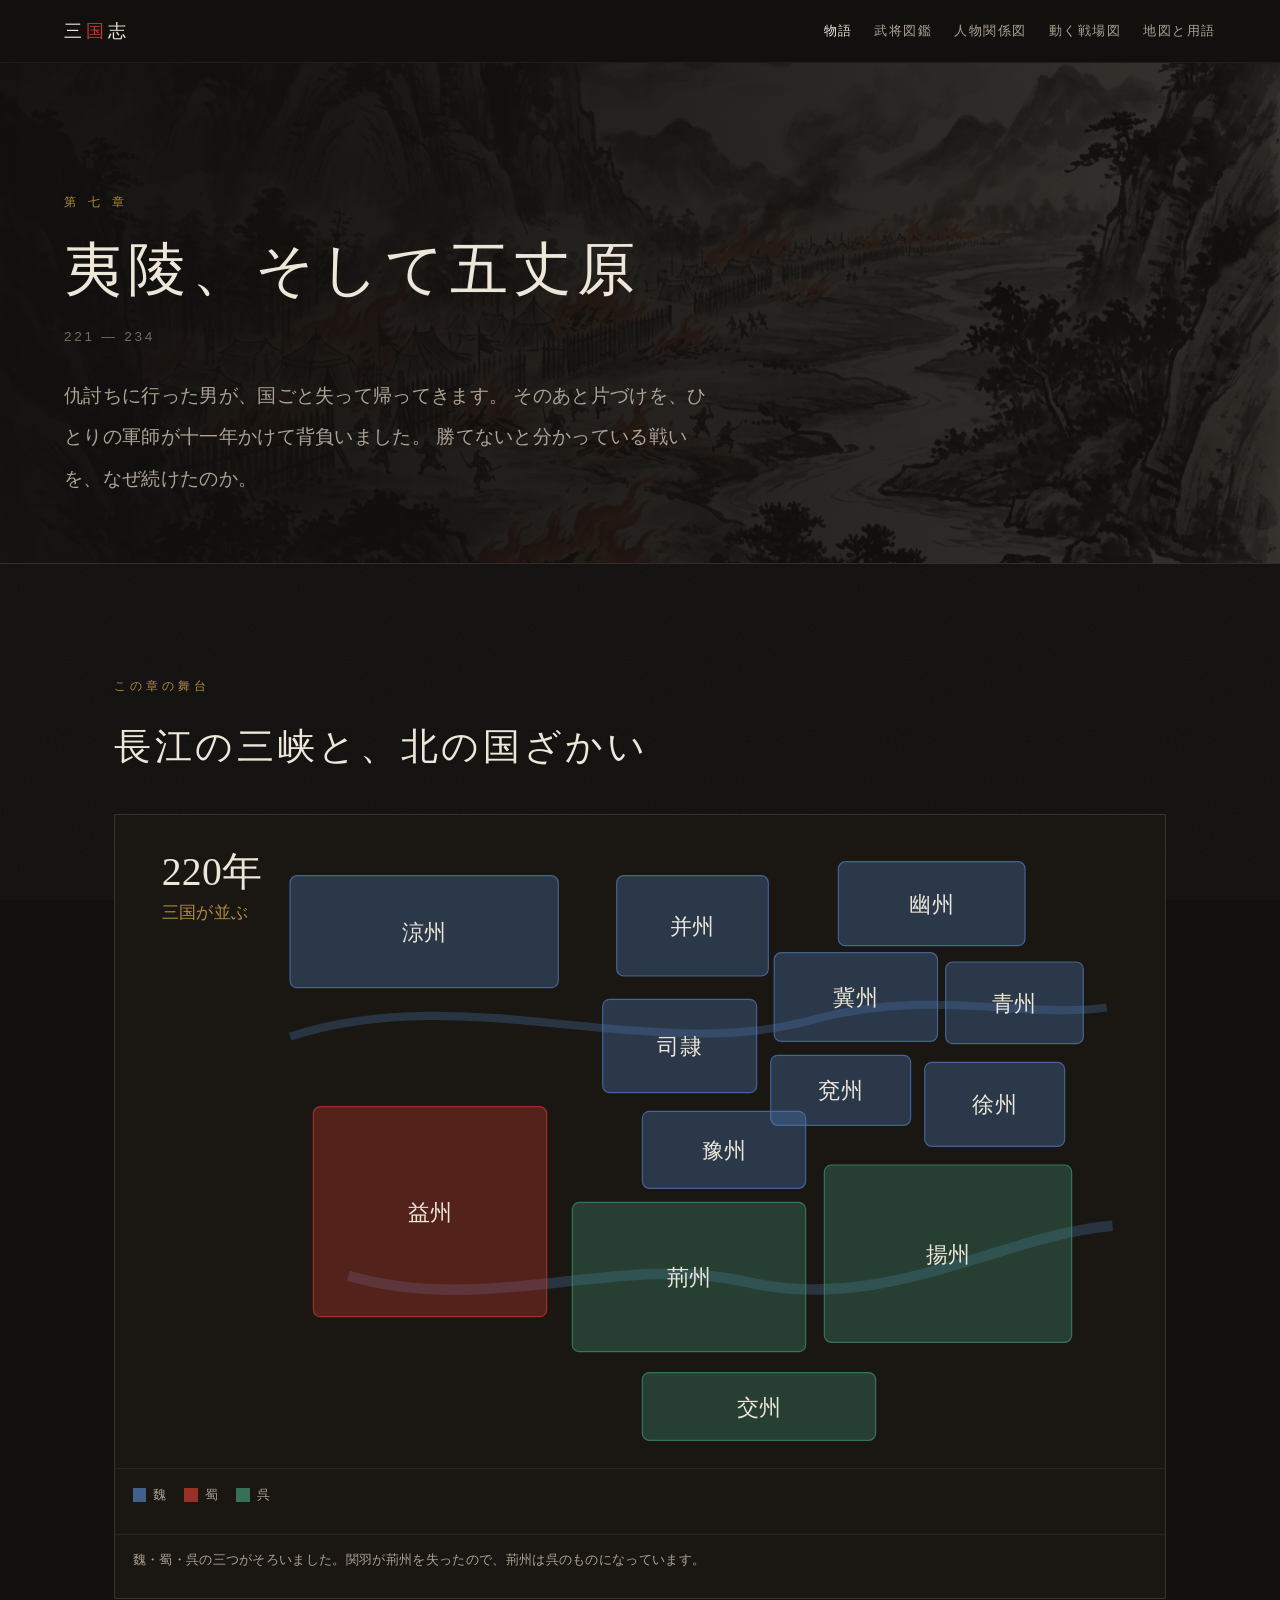
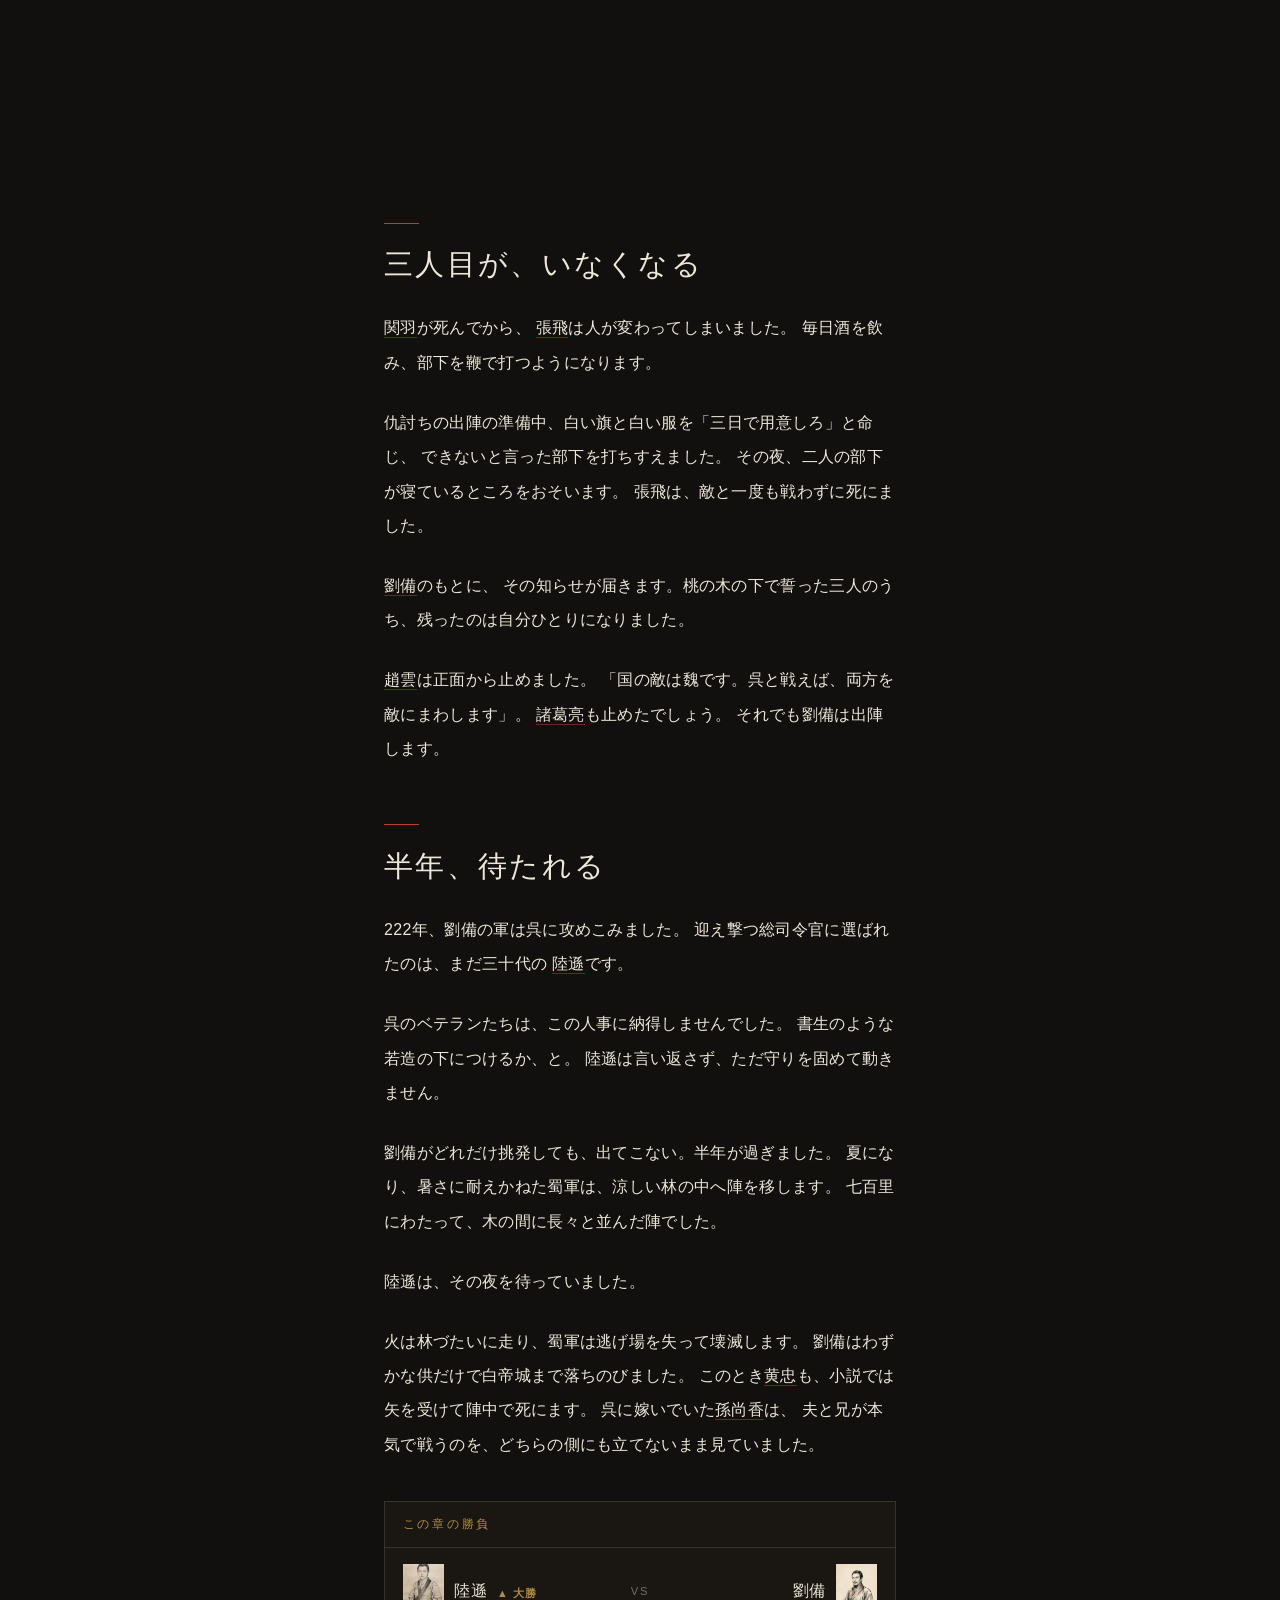
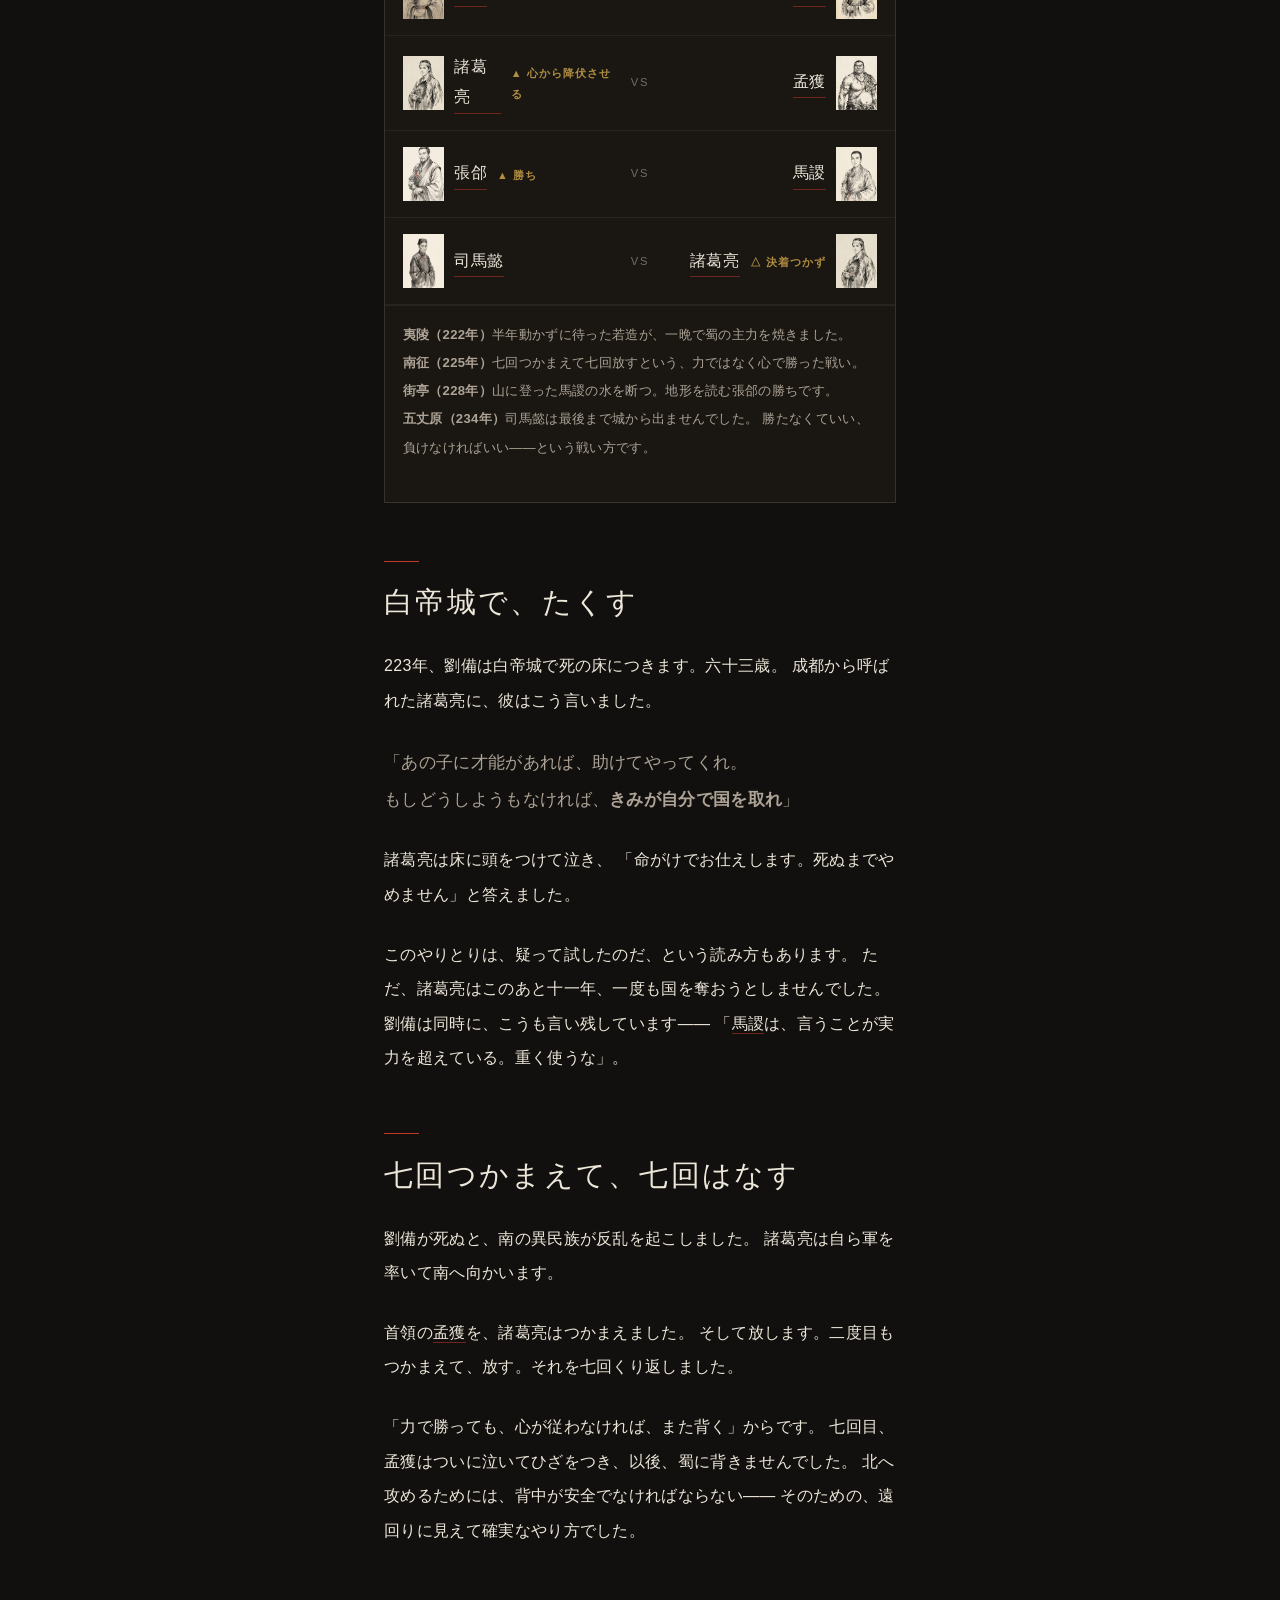
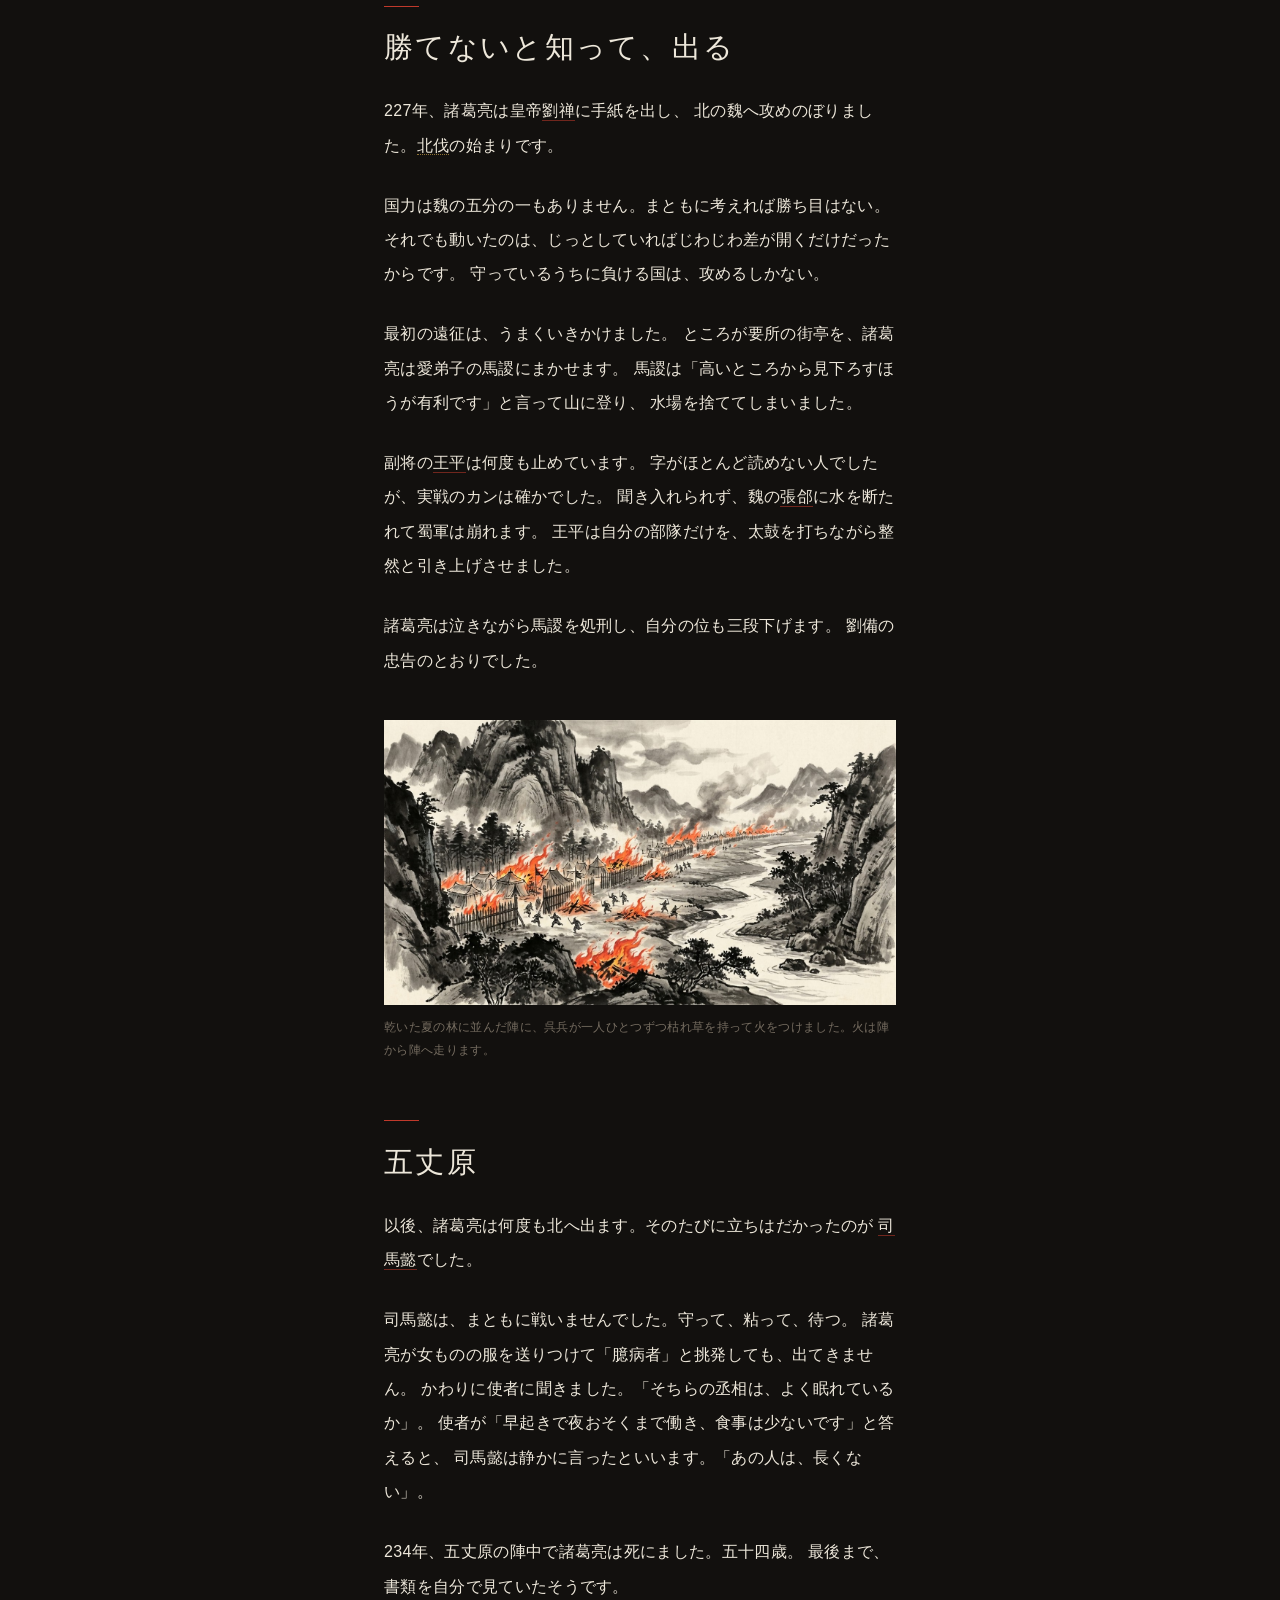
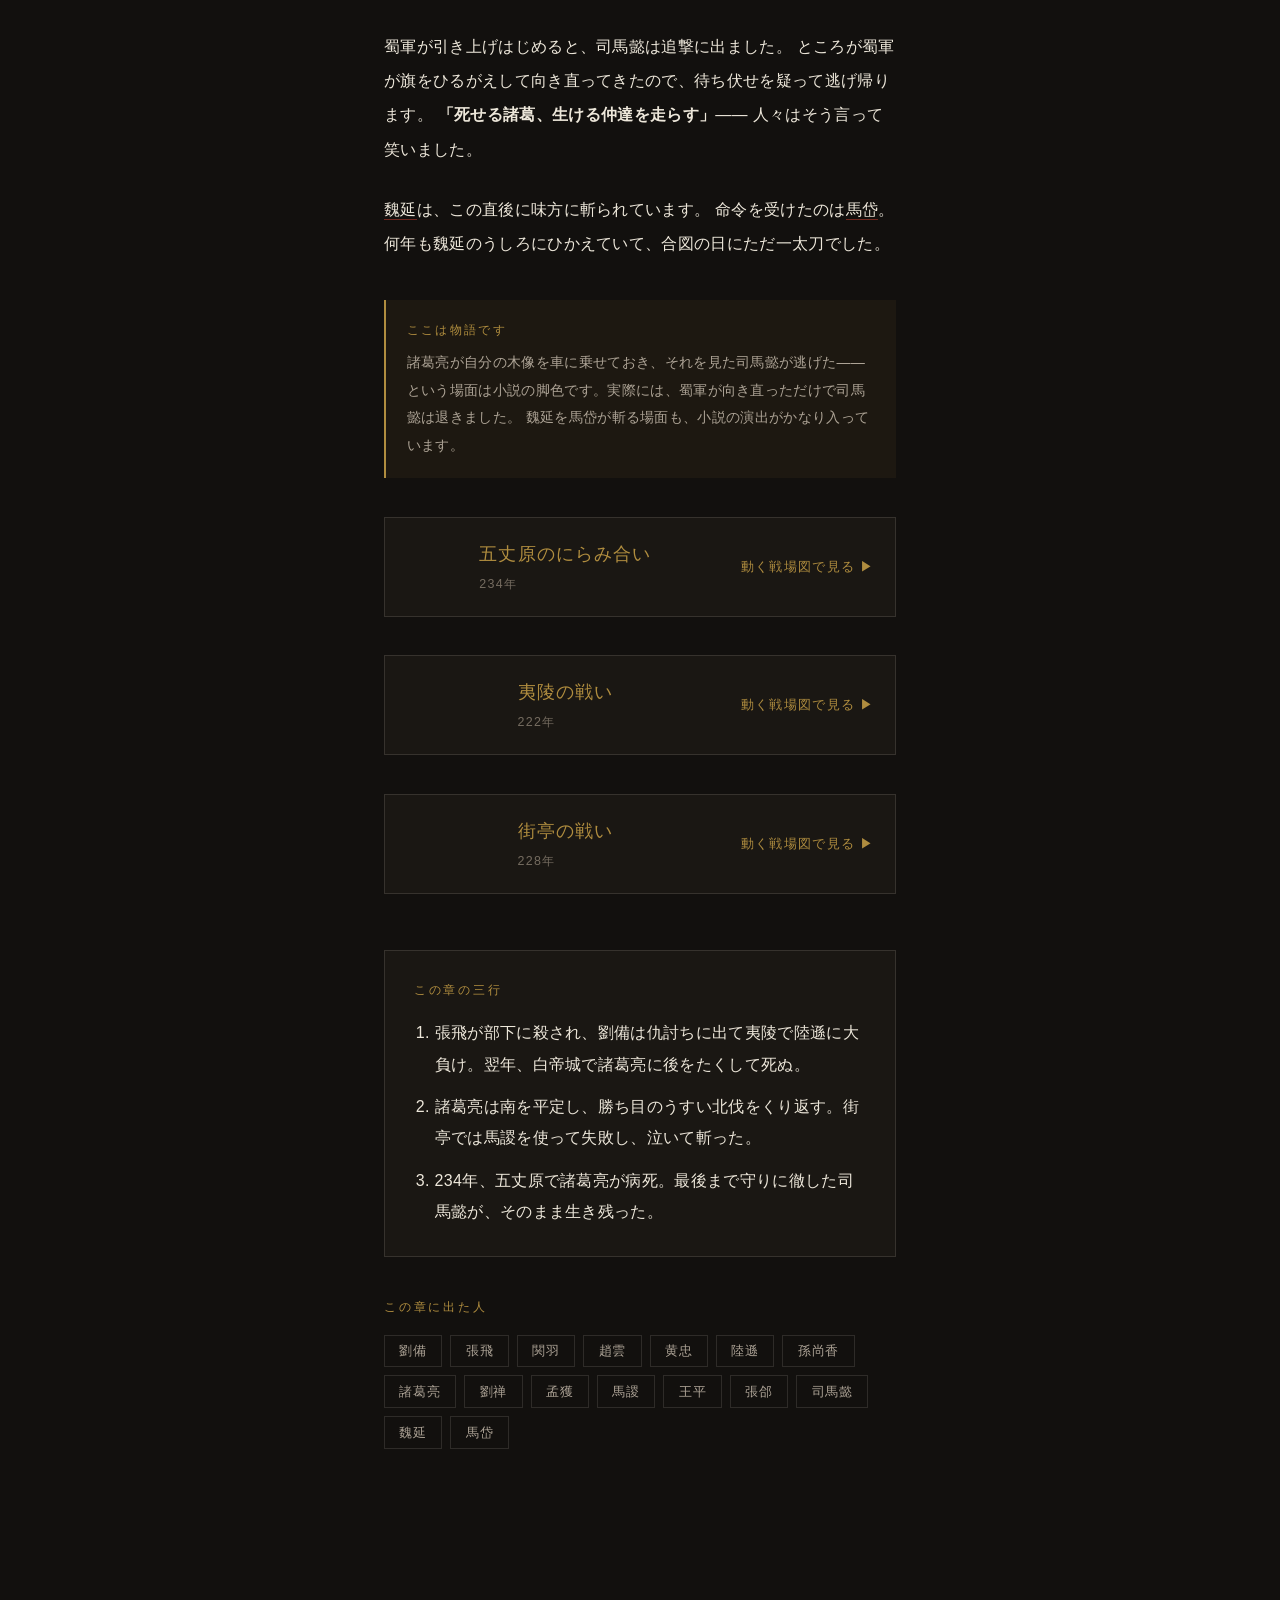
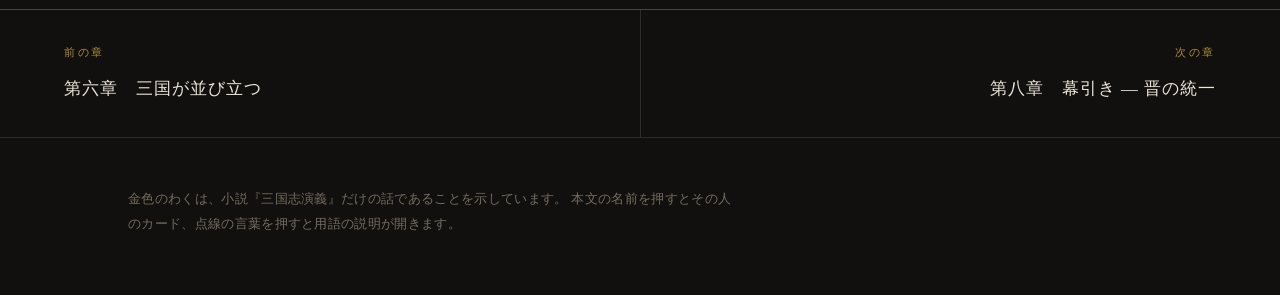
<file: story/07.html>
<!DOCTYPE html>
<html lang="ja">
<head>
<meta charset="UTF-8">
<meta name="viewport" content="width=device-width, initial-scale=1.0">
<title>第七章 夷陵、そして五丈原 ── 三国志</title>
<meta name="description" content="劉備の仇討ちは大負けに終わり、白帝城で息を引き取る。あとを託された諸葛亮の十一年。">
<link rel="stylesheet" href="../assets/style.css">
</head>
<body data-base="../">

<header class="nav">
  <a class="nav__brand" href="../index.html">三<b>国</b>志</a>
  <nav class="nav__links">
    <a href="../index.html#story" aria-current="page">物語</a>
    <a href="../bushou.html">武将図鑑</a>
    <a href="../kankei.html">人物関係図</a>
    <a href="../kassen.html">動く戦場図</a>
    <a href="../yougo.html">地図と用語</a>
  </nav>
</header>

<section class="chapter-hero">
  <div class="chapter-hero__pic"><img src="../assets/scenes/iryo-hi.jpg" alt="夷陵の火"></div>
  <p class="chapter-hero__no">第 七 章</p>
  <h1 class="chapter-hero__title">夷陵、そして五丈原</h1>
  <p class="chapter-hero__years">221 — 234</p>
  <p class="chapter-hero__lede">
    仇討ちに行った男が、国ごと失って帰ってきます。
    そのあと片づけを、ひとりの軍師が十一年かけて背負いました。
    勝てないと分かっている戦いを、なぜ続けたのか。
  </p>
</section>

<section class="sec" id="ch-stage">
  <div class="wrap">
    <p class="sec__label">この章の舞台</p>
    <h2 class="sec__title">長江の三峡と、北の国ざかい</h2>
    <div id="seiryoku"></div>
  </div>
</section>

<article class="read">

  <h2>三人目が、いなくなる</h2>

  <p>
    <a class="p" data-p="関羽">関羽</a>が死んでから、
    <a class="p" data-p="張飛">張飛</a>は人が変わってしまいました。
    毎日酒を飲み、部下を鞭で打つようになります。
  </p>

  <p>
    仇討ちの出陣の準備中、白い旗と白い服を「三日で用意しろ」と命じ、
    できないと言った部下を打ちすえました。
    その夜、二人の部下が寝ているところをおそいます。
    張飛は、敵と一度も戦わずに死にました。
  </p>

  <p>
    <a class="p" data-p="劉備">劉備</a>のもとに、
    その知らせが届きます。桃の木の下で誓った三人のうち、残ったのは自分ひとりになりました。
  </p>

  <p>
    <a class="p" data-p="趙雲">趙雲</a>は正面から止めました。
    「国の敵は魏です。呉と戦えば、両方を敵にまわします」。
    <a class="p" data-p="諸葛亮">諸葛亮</a>も止めたでしょう。
    それでも劉備は出陣します。
  </p>

  <h2>半年、待たれる</h2>

  <p>
    222年、劉備の軍は呉に攻めこみました。
    迎え撃つ総司令官に選ばれたのは、まだ三十代の
    <a class="p" data-p="陸遜">陸遜</a>です。
  </p>

  <p>
    呉のベテランたちは、この人事に納得しませんでした。
    書生のような若造の下につけるか、と。
    陸遜は言い返さず、ただ守りを固めて動きません。
  </p>

  <p>
    劉備がどれだけ挑発しても、出てこない。半年が過ぎました。
    夏になり、暑さに耐えかねた蜀軍は、涼しい林の中へ陣を移します。
    七百里にわたって、木の間に長々と並んだ陣でした。
  </p>

  <p>
    陸遜は、その夜を待っていました。
  </p>

  <p>
    火は林づたいに走り、蜀軍は逃げ場を失って壊滅します。
    劉備はわずかな供だけで白帝城まで落ちのびました。
    このとき<a class="p" data-p="黄忠">黄忠</a>も、小説では矢を受けて陣中で死にます。
    呉に嫁いでいた<a class="p" data-p="孫尚香">孫尚香</a>は、
    夫と兄が本気で戦うのを、どちらの側にも立てないまま見ていました。
  </p>

  <div class="duel">
    <div class="duel__head">この章の勝負</div>

    <div class="duel__row">
      <span class="duel__side"><span class="duel__name" data-p="陸遜">陸遜</span>
        <b class="duel__win">▲ 大勝</b></span>
      <span class="duel__vs">VS</span>
      <span class="duel__side duel__side--r"><span class="duel__name" data-p="劉備">劉備</span></span>
    </div>

    <div class="duel__row">
      <span class="duel__side"><span class="duel__name" data-p="諸葛亮">諸葛亮</span>
        <b class="duel__win">▲ 心から降伏させる</b></span>
      <span class="duel__vs">VS</span>
      <span class="duel__side duel__side--r"><span class="duel__name" data-p="孟獲">孟獲</span></span>
    </div>

    <div class="duel__row">
      <span class="duel__side"><span class="duel__name" data-p="張郃">張郃</span>
        <b class="duel__win">▲ 勝ち</b></span>
      <span class="duel__vs">VS</span>
      <span class="duel__side duel__side--r"><span class="duel__name" data-p="馬謖">馬謖</span></span>
    </div>

    <div class="duel__row">
      <span class="duel__side"><span class="duel__name" data-p="司馬懿">司馬懿</span></span>
      <span class="duel__vs">VS</span>
      <span class="duel__side duel__side--r"><span class="duel__name" data-p="諸葛亮">諸葛亮</span>
        <b class="duel__win">△ 決着つかず</b></span>
    </div>

    <p class="duel__note">
      <strong>夷陵（222年）</strong>半年動かずに待った若造が、一晩で蜀の主力を焼きました。<br>
      <strong>南征（225年）</strong>七回つかまえて七回放すという、力ではなく心で勝った戦い。<br>
      <strong>街亭（228年）</strong>山に登った馬謖の水を断つ。地形を読む張郃の勝ちです。<br>
      <strong>五丈原（234年）</strong>司馬懿は最後まで城から出ませんでした。
      勝たなくていい、負けなければいい——という戦い方です。
    </p>
  </div>

  <h2>白帝城で、たくす</h2>

  <p>
    223年、劉備は白帝城で死の床につきます。六十三歳。
    成都から呼ばれた諸葛亮に、彼はこう言いました。
  </p>

  <p class="lead">
    「あの子に才能があれば、助けてやってくれ。<br>
    もしどうしようもなければ、<strong>きみが自分で国を取れ</strong>」
  </p>

  <p>
    諸葛亮は床に頭をつけて泣き、
    「命がけでお仕えします。死ぬまでやめません」と答えました。
  </p>

  <p>
    このやりとりは、疑って試したのだ、という読み方もあります。
    ただ、諸葛亮はこのあと十一年、一度も国を奪おうとしませんでした。
    劉備は同時に、こうも言い残しています——
    「<a class="p" data-p="馬謖">馬謖</a>は、言うことが実力を超えている。重く使うな」。
  </p>

  <h2>七回つかまえて、七回はなす</h2>

  <p>
    劉備が死ぬと、南の異民族が反乱を起こしました。
    諸葛亮は自ら軍を率いて南へ向かいます。
  </p>

  <p>
    首領の<a class="p" data-p="孟獲">孟獲</a>を、諸葛亮はつかまえました。
    そして放します。二度目もつかまえて、放す。それを七回くり返しました。
  </p>

  <p>
    「力で勝っても、心が従わなければ、また背く」からです。
    七回目、孟獲はついに泣いてひざをつき、以後、蜀に背きませんでした。
    北へ攻めるためには、背中が安全でなければならない——
    そのための、遠回りに見えて確実なやり方でした。
  </p>

  <h2>勝てないと知って、出る</h2>

  <p>
    227年、諸葛亮は皇帝<a class="p" data-p="劉禅">劉禅</a>に手紙を出し、
    北の魏へ攻めのぼりました。<span class="t" data-t="北伐">北伐</span>の始まりです。
  </p>

  <p>
    国力は魏の五分の一もありません。まともに考えれば勝ち目はない。
    それでも動いたのは、じっとしていればじわじわ差が開くだけだったからです。
    守っているうちに負ける国は、攻めるしかない。
  </p>

  <p>
    最初の遠征は、うまくいきかけました。
    ところが要所の街亭を、諸葛亮は愛弟子の馬謖にまかせます。
    馬謖は「高いところから見下ろすほうが有利です」と言って山に登り、
    水場を捨ててしまいました。
  </p>

  <p>
    副将の<a class="p" data-p="王平">王平</a>は何度も止めています。
    字がほとんど読めない人でしたが、実戦のカンは確かでした。
    聞き入れられず、魏の<a class="p" data-p="張郃">張郃</a>に水を断たれて蜀軍は崩れます。
    王平は自分の部隊だけを、太鼓を打ちながら整然と引き上げさせました。
  </p>

  <p>
    諸葛亮は泣きながら馬謖を処刑し、自分の位も三段下げます。
    劉備の忠告のとおりでした。
  </p>

  <figure class="pic">
    <img src="../assets/scenes/iryo-hi.jpg" alt="夏の林に燃え広がる火">
    <figcaption>乾いた夏の林に並んだ陣に、呉兵が一人ひとつずつ枯れ草を持って火をつけました。火は陣から陣へ走ります。</figcaption>
  </figure>

  <h2>五丈原</h2>

  <p>
    以後、諸葛亮は何度も北へ出ます。そのたびに立ちはだかったのが
    <a class="p" data-p="司馬懿">司馬懿</a>でした。
  </p>

  <p>
    司馬懿は、まともに戦いませんでした。守って、粘って、待つ。
    諸葛亮が女ものの服を送りつけて「臆病者」と挑発しても、出てきません。
    かわりに使者に聞きました。「そちらの丞相は、よく眠れているか」。
    使者が「早起きで夜おそくまで働き、食事は少ないです」と答えると、
    司馬懿は静かに言ったといいます。「あの人は、長くない」。
  </p>

  <p>
    234年、五丈原の陣中で諸葛亮は死にました。五十四歳。
    最後まで、書類を自分で見ていたそうです。
  </p>

  <p>
    蜀軍が引き上げはじめると、司馬懿は追撃に出ました。
    ところが蜀軍が旗をひるがえして向き直ってきたので、待ち伏せを疑って逃げ帰ります。
    <strong>「死せる諸葛、生ける仲達を走らす」</strong>——
    人々はそう言って笑いました。
  </p>

  <p>
    <a class="p" data-p="魏延">魏延</a>は、この直後に味方に斬られています。
    命令を受けたのは<a class="p" data-p="馬岱">馬岱</a>。
    何年も魏延のうしろにひかえていて、合図の日にただ一太刀でした。
  </p>

  <div class="note">
    <b>ここは物語です</b>
    <p>
      諸葛亮が自分の木像を車に乗せておき、それを見た司馬懿が逃げた——
      という場面は小説の脚色です。実際には、蜀軍が向き直っただけで司馬懿は退きました。
      魏延を馬岱が斬る場面も、小説の演出がかなり入っています。
    </p>
  </div>

  <a class="ks-link" href="../kassen.html#gojogen">
    <span><b>五丈原のにらみ合い</b><br><small>234年</small></span>
    <span>動く戦場図で見る ▶</span>
  </a>

  <a class="ks-link" href="../kassen.html#iryo">
    <span><b>夷陵の戦い</b><br><small>222年</small></span>
    <span>動く戦場図で見る ▶</span>
  </a>
  <a class="ks-link" href="../kassen.html#gaitei">
    <span><b>街亭の戦い</b><br><small>228年</small></span>
    <span>動く戦場図で見る ▶</span>
  </a>

  <div class="summary">
    <b>この章の三行</b>
    <ol>
      <li>張飛が部下に殺され、劉備は仇討ちに出て夷陵で陸遜に大負け。翌年、白帝城で諸葛亮に後をたくして死ぬ。</li>
      <li>諸葛亮は南を平定し、勝ち目のうすい北伐をくり返す。街亭では馬謖を使って失敗し、泣いて斬った。</li>
      <li>234年、五丈原で諸葛亮が病死。最後まで守りに徹した司馬懿が、そのまま生き残った。</li>
    </ol>
  </div>

  <div class="people-strip">
    <b>この章に出た人</b>
    <div class="people-strip__list">
      <button class="pchip" data-p="劉備">劉備</button>
      <button class="pchip" data-p="張飛">張飛</button>
      <button class="pchip" data-p="関羽">関羽</button>
      <button class="pchip" data-p="趙雲">趙雲</button>
      <button class="pchip" data-p="黄忠">黄忠</button>
      <button class="pchip" data-p="陸遜">陸遜</button>
      <button class="pchip" data-p="孫尚香">孫尚香</button>
      <button class="pchip" data-p="諸葛亮">諸葛亮</button>
      <button class="pchip" data-p="劉禅">劉禅</button>
      <button class="pchip" data-p="孟獲">孟獲</button>
      <button class="pchip" data-p="馬謖">馬謖</button>
      <button class="pchip" data-p="王平">王平</button>
      <button class="pchip" data-p="張郃">張郃</button>
      <button class="pchip" data-p="司馬懿">司馬懿</button>
      <button class="pchip" data-p="魏延">魏延</button>
      <button class="pchip" data-p="馬岱">馬岱</button>
    </div>
  </div>

</article>

<nav class="chapter-nav">
  <a href="06.html">
    <small>前の章</small>
    <span>第六章　三国が並び立つ</span>
  </a>
  <a href="08.html">
    <small>次の章</small>
    <span>第八章　幕引き — 晋の統一</span>
  </a>
</nav>

<footer class="foot">
  <div class="wrap">
    <p>
      金色のわくは、小説『三国志演義』だけの話であることを示しています。
      本文の名前を押すとその人のカード、点線の言葉を押すと用語の説明が開きます。
    </p>
  </div>
</footer>

<script src="../assets/data/bushou.js"></script>
<script src="../assets/data/terms.js"></script>
<script src="../assets/data/kankei.js"></script>
<script src="../assets/data/map.js"></script>
<script src="../assets/script.js"></script>
<script>drawMap(document.getElementById("seiryoku"), "220年");</script>
</body>
</html>
</file>
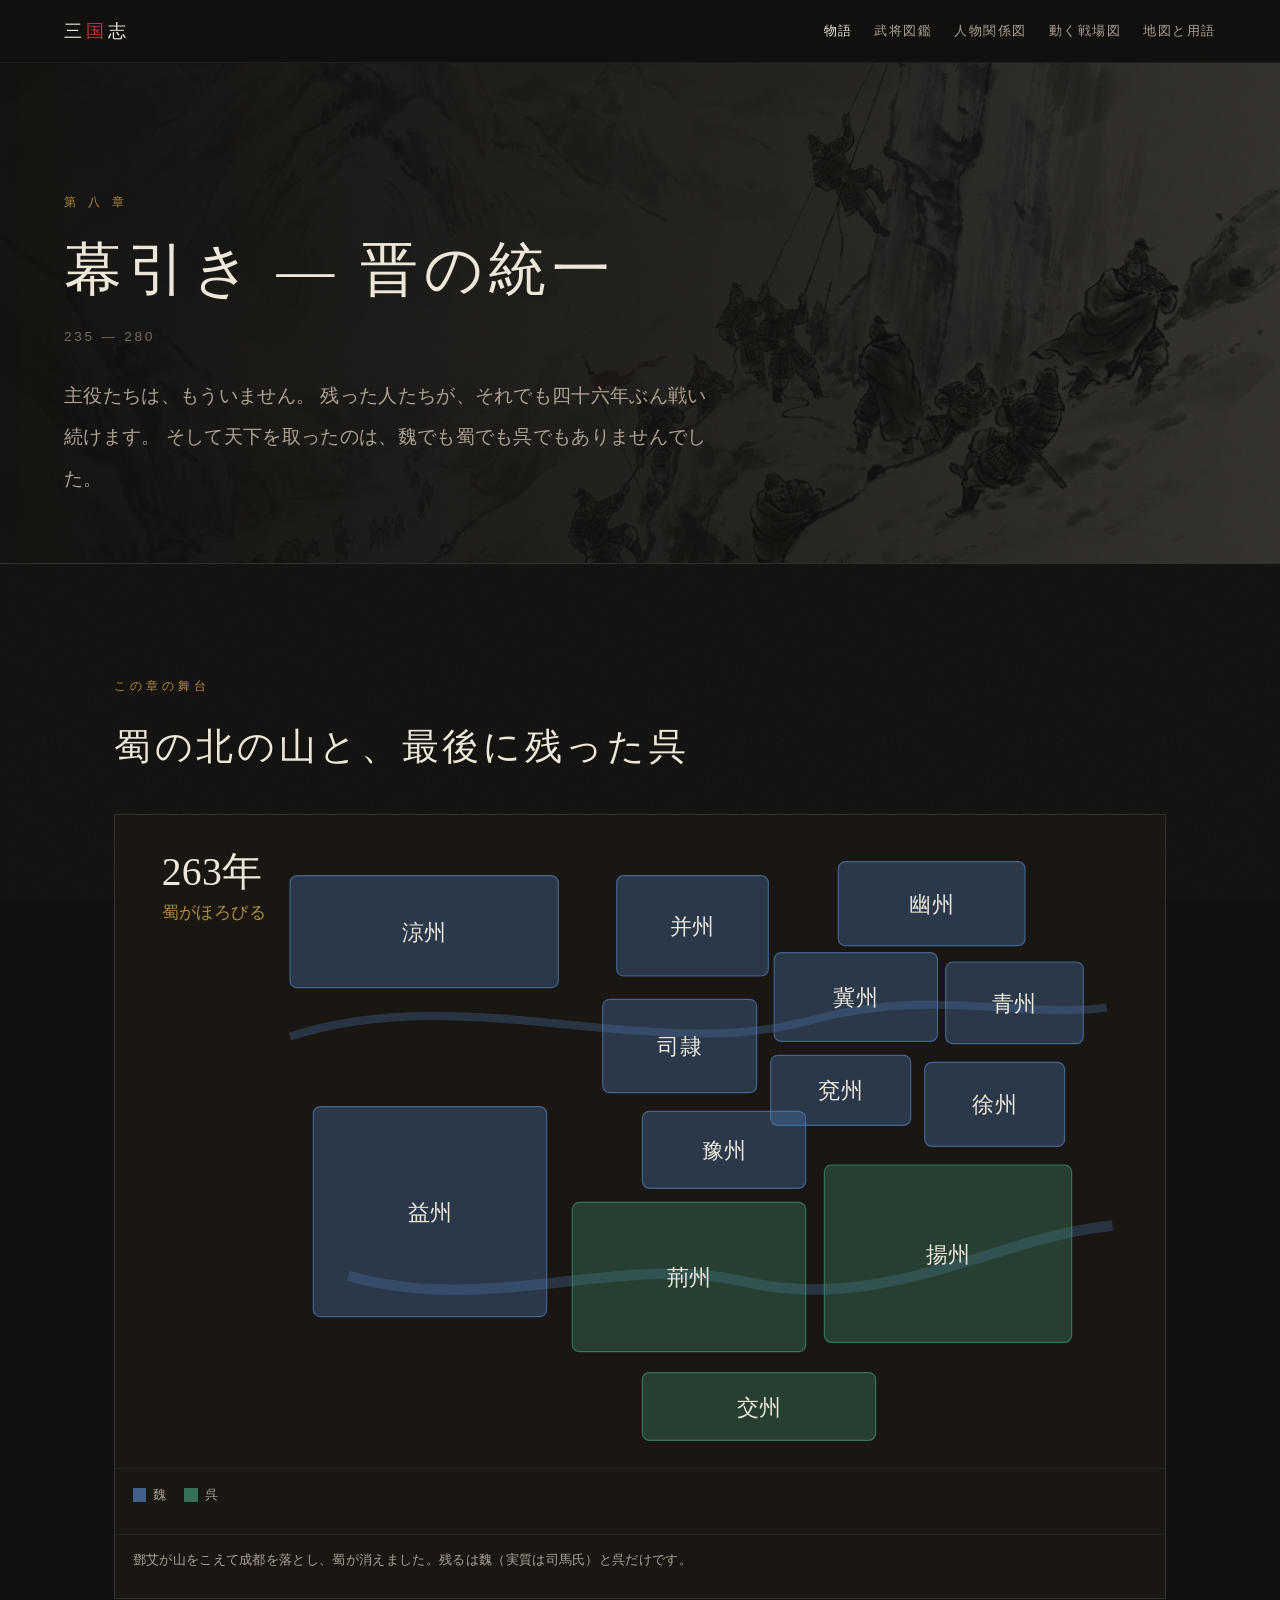
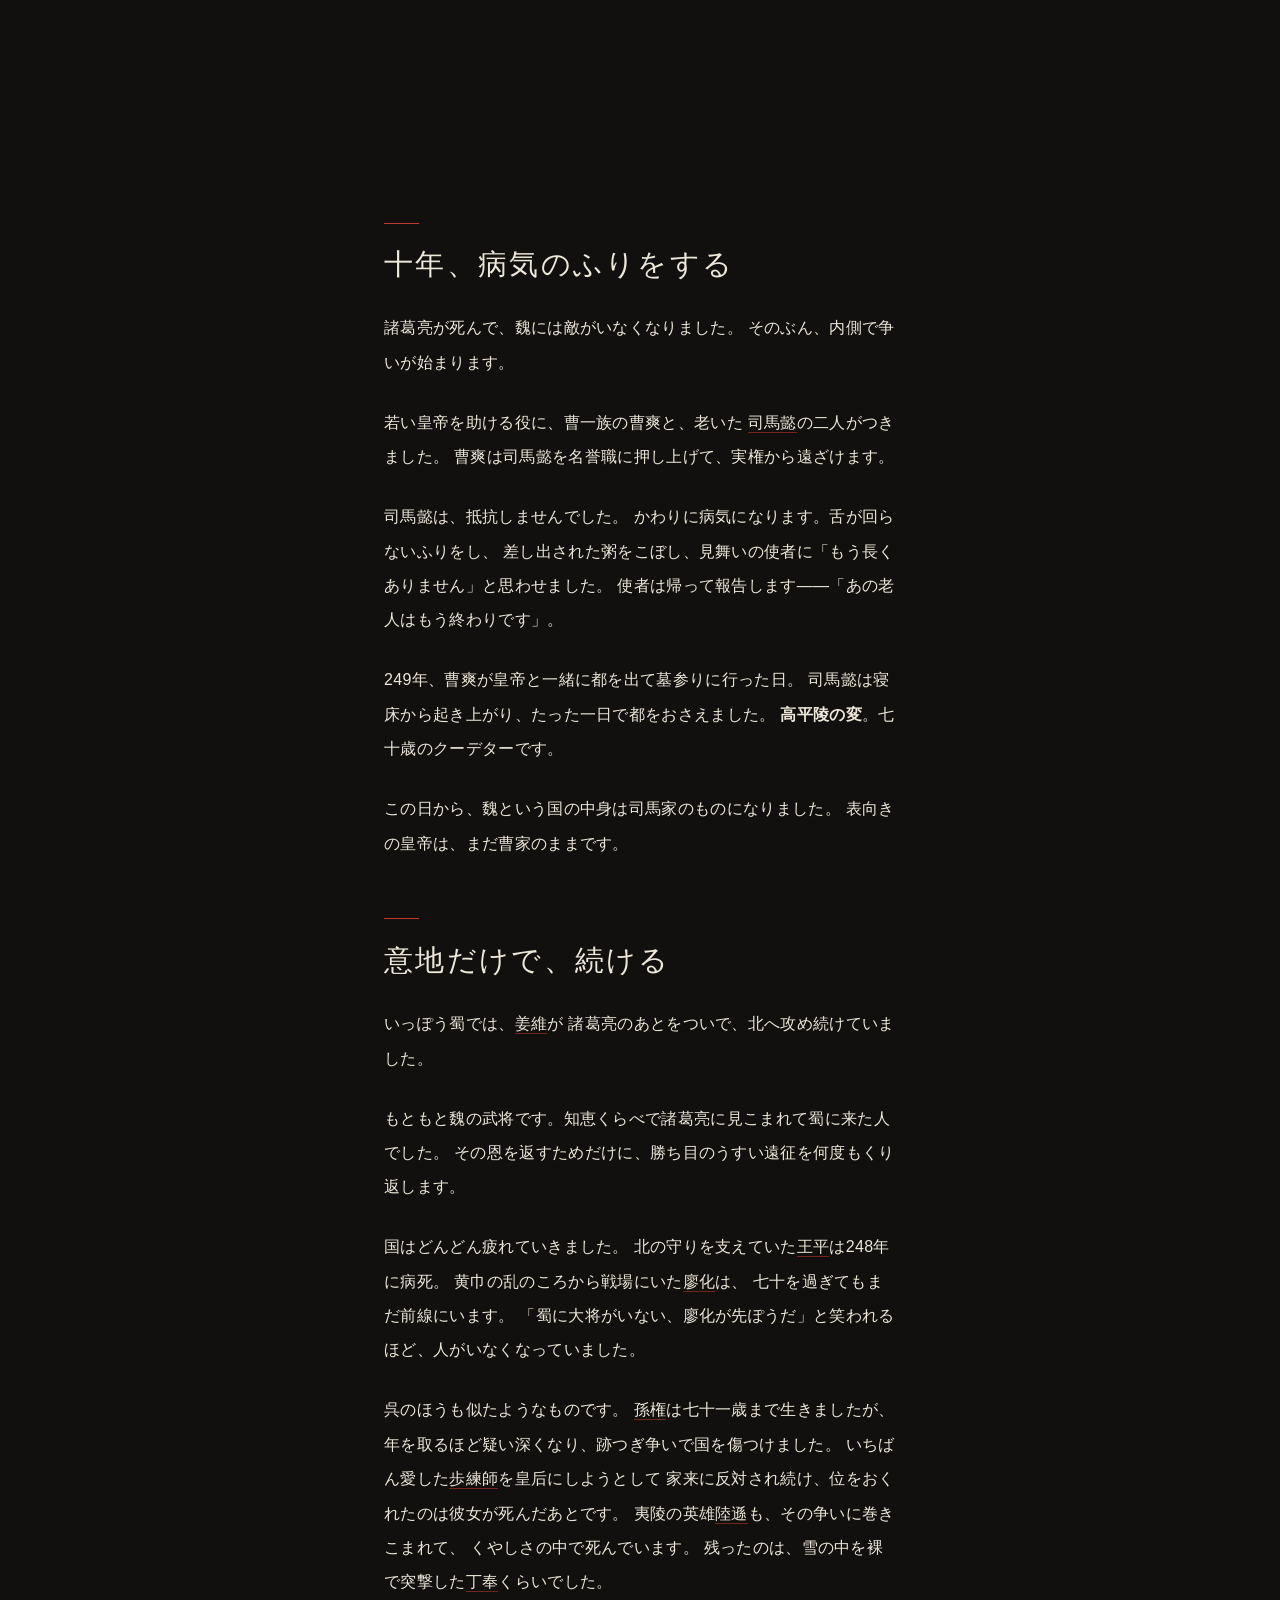
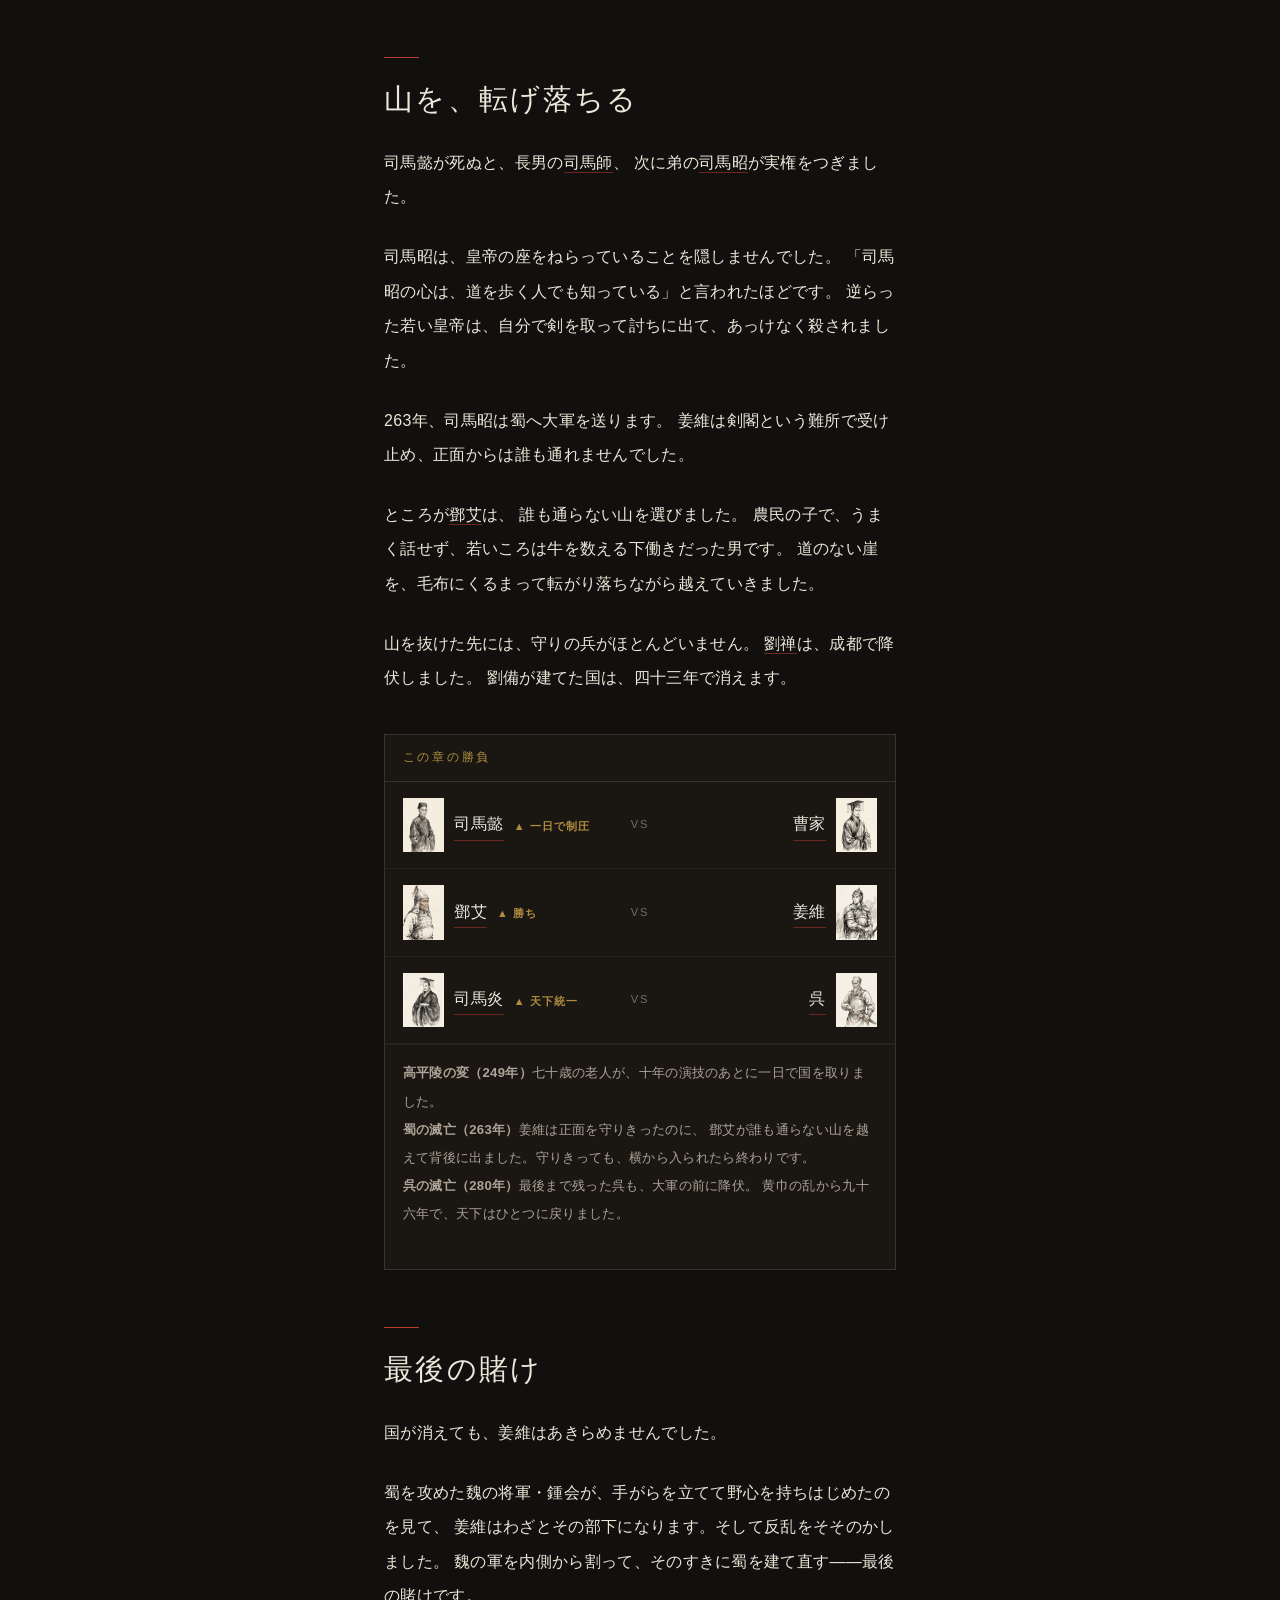
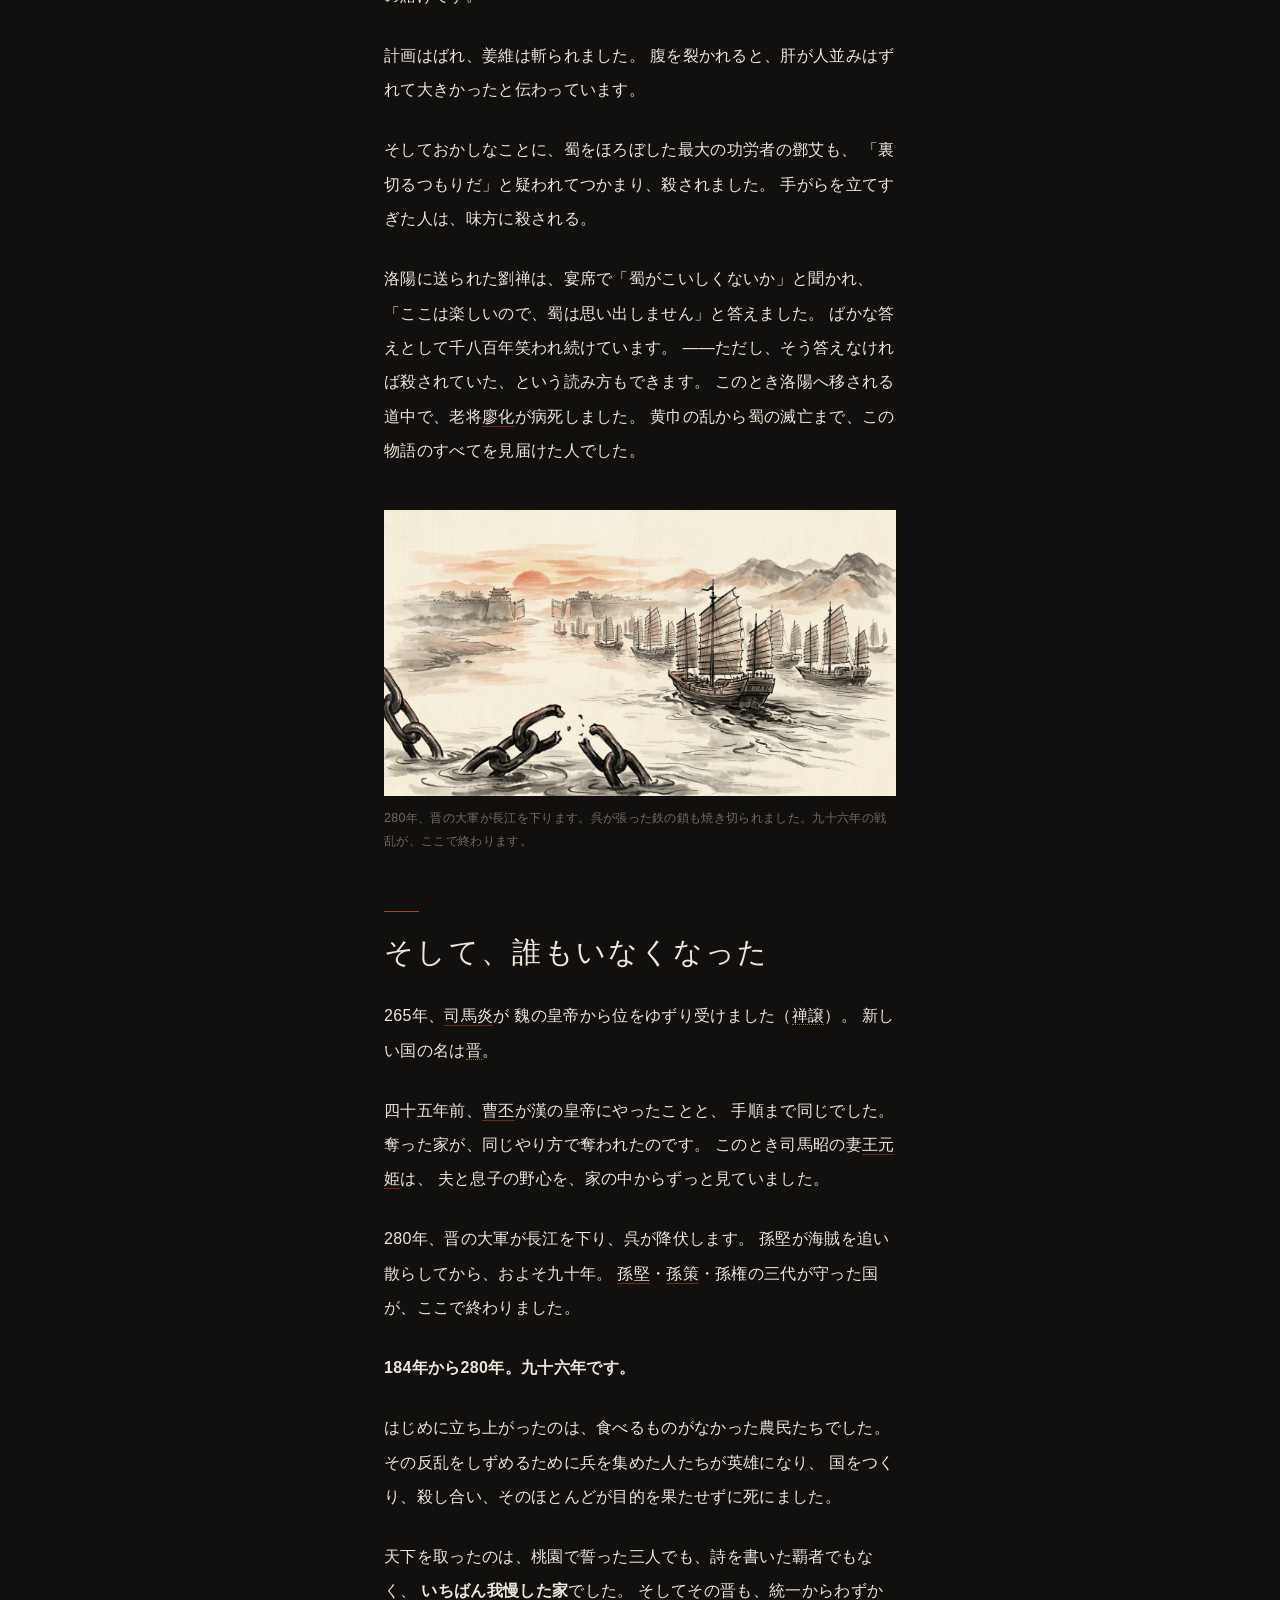
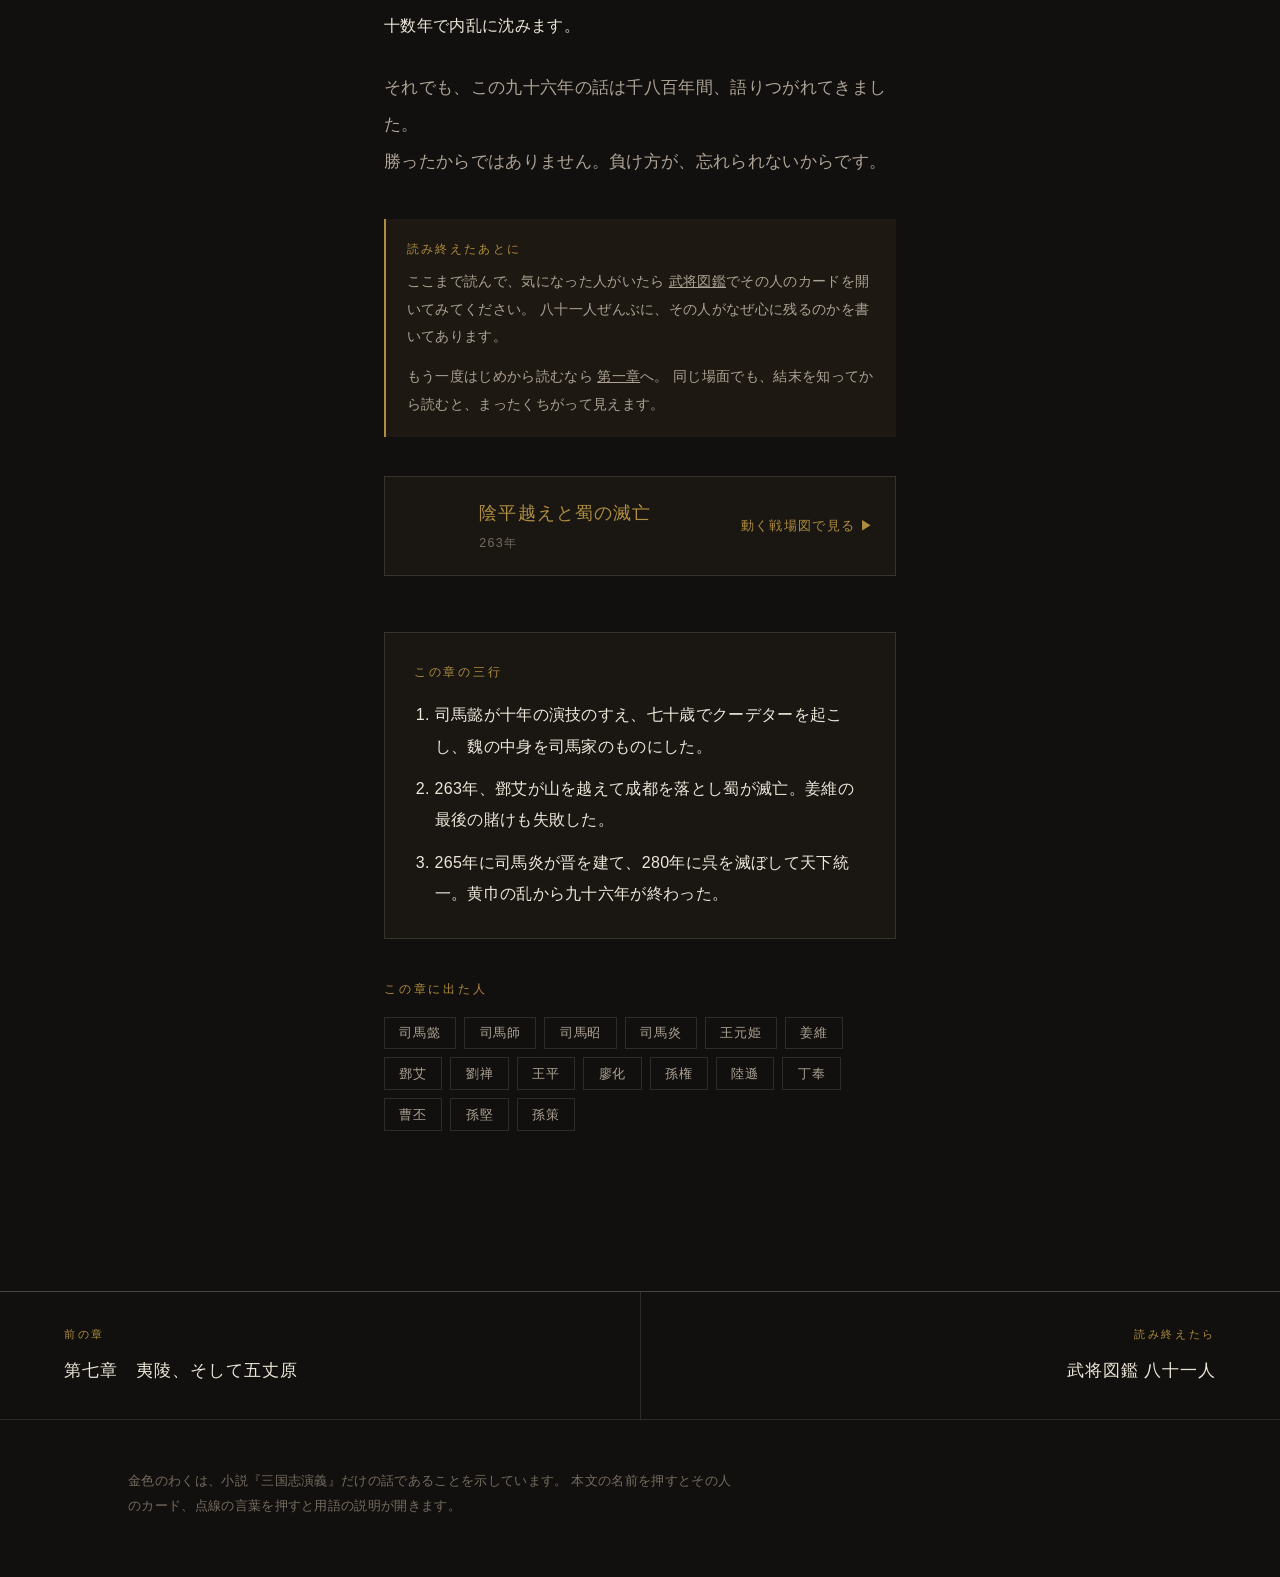
<file: story/08.html>
<!DOCTYPE html>
<html lang="ja">
<head>
<meta charset="UTF-8">
<meta name="viewport" content="width=device-width, initial-scale=1.0">
<title>第八章 幕引き — 晋の統一 ── 三国志</title>
<meta name="description" content="司馬懿のクーデター、姜維の意地、鄧艾の山越え。そして280年、天下がひとつに戻る。">
<link rel="stylesheet" href="../assets/style.css">
</head>
<body data-base="../">

<header class="nav">
  <a class="nav__brand" href="../index.html">三<b>国</b>志</a>
  <nav class="nav__links">
    <a href="../index.html#story" aria-current="page">物語</a>
    <a href="../bushou.html">武将図鑑</a>
    <a href="../kankei.html">人物関係図</a>
    <a href="../kassen.html">動く戦場図</a>
    <a href="../yougo.html">地図と用語</a>
  </nav>
</header>

<section class="chapter-hero">
  <div class="chapter-hero__pic"><img src="../assets/scenes/inpei.jpg" alt="陰平の山越え"></div>
  <p class="chapter-hero__no">第 八 章</p>
  <h1 class="chapter-hero__title">幕引き — 晋の統一</h1>
  <p class="chapter-hero__years">235 — 280</p>
  <p class="chapter-hero__lede">
    主役たちは、もういません。
    残った人たちが、それでも四十六年ぶん戦い続けます。
    そして天下を取ったのは、魏でも蜀でも呉でもありませんでした。
  </p>
</section>

<section class="sec" id="ch-stage">
  <div class="wrap">
    <p class="sec__label">この章の舞台</p>
    <h2 class="sec__title">蜀の北の山と、最後に残った呉</h2>
    <div id="seiryoku"></div>
  </div>
</section>

<article class="read">

  <h2>十年、病気のふりをする</h2>

  <p>
    諸葛亮が死んで、魏には敵がいなくなりました。
    そのぶん、内側で争いが始まります。
  </p>

  <p>
    若い皇帝を助ける役に、曹一族の曹爽と、老いた
    <a class="p" data-p="司馬懿">司馬懿</a>の二人がつきました。
    曹爽は司馬懿を名誉職に押し上げて、実権から遠ざけます。
  </p>

  <p>
    司馬懿は、抵抗しませんでした。
    かわりに病気になります。舌が回らないふりをし、
    差し出された粥をこぼし、見舞いの使者に「もう長くありません」と思わせました。
    使者は帰って報告します——「あの老人はもう終わりです」。
  </p>

  <p>
    249年、曹爽が皇帝と一緒に都を出て墓参りに行った日。
    司馬懿は寝床から起き上がり、たった一日で都をおさえました。
    <strong>高平陵の変</strong>。七十歳のクーデターです。
  </p>

  <p>
    この日から、魏という国の中身は司馬家のものになりました。
    表向きの皇帝は、まだ曹家のままです。
  </p>

  <h2>意地だけで、続ける</h2>

  <p>
    いっぽう蜀では、<a class="p" data-p="姜維">姜維</a>が
    諸葛亮のあとをついで、北へ攻め続けていました。
  </p>

  <p>
    もともと魏の武将です。知恵くらべで諸葛亮に見こまれて蜀に来た人でした。
    その恩を返すためだけに、勝ち目のうすい遠征を何度もくり返します。
  </p>

  <p>
    国はどんどん疲れていきました。
    北の守りを支えていた<a class="p" data-p="王平">王平</a>は248年に病死。
    黄巾の乱のころから戦場にいた<a class="p" data-p="廖化">廖化</a>は、
    七十を過ぎてもまだ前線にいます。
    「蜀に大将がいない、廖化が先ぽうだ」と笑われるほど、人がいなくなっていました。
  </p>

  <p>
    呉のほうも似たようなものです。
    <a class="p" data-p="孫権">孫権</a>は七十一歳まで生きましたが、
    年を取るほど疑い深くなり、跡つぎ争いで国を傷つけました。
    いちばん愛した<a class="p" data-p="歩練師">歩練師</a>を皇后にしようとして
    家来に反対され続け、位をおくれたのは彼女が死んだあとです。
    夷陵の英雄<a class="p" data-p="陸遜">陸遜</a>も、その争いに巻きこまれて、
    くやしさの中で死んでいます。
    残ったのは、雪の中を裸で突撃した<a class="p" data-p="丁奉">丁奉</a>くらいでした。
  </p>

  <h2>山を、転げ落ちる</h2>

  <p>
    司馬懿が死ぬと、長男の<a class="p" data-p="司馬師">司馬師</a>、
    次に弟の<a class="p" data-p="司馬昭">司馬昭</a>が実権をつぎました。
  </p>

  <p>
    司馬昭は、皇帝の座をねらっていることを隠しませんでした。
    「司馬昭の心は、道を歩く人でも知っている」と言われたほどです。
    逆らった若い皇帝は、自分で剣を取って討ちに出て、あっけなく殺されました。
  </p>

  <p>
    263年、司馬昭は蜀へ大軍を送ります。
    姜維は剣閣という難所で受け止め、正面からは誰も通れませんでした。
  </p>

  <p>
    ところが<a class="p" data-p="鄧艾">鄧艾</a>は、
    誰も通らない山を選びました。
    農民の子で、うまく話せず、若いころは牛を数える下働きだった男です。
    道のない崖を、毛布にくるまって転がり落ちながら越えていきました。
  </p>

  <p>
    山を抜けた先には、守りの兵がほとんどいません。
    <a class="p" data-p="劉禅">劉禅</a>は、成都で降伏しました。
    劉備が建てた国は、四十三年で消えます。
  </p>

  <div class="duel">
    <div class="duel__head">この章の勝負</div>

    <div class="duel__row">
      <span class="duel__side"><span class="duel__name" data-p="司馬懿">司馬懿</span>
        <b class="duel__win">▲ 一日で制圧</b></span>
      <span class="duel__vs">VS</span>
      <span class="duel__side duel__side--r"><span class="duel__name" data-p="曹丕">曹家</span></span>
    </div>

    <div class="duel__row">
      <span class="duel__side"><span class="duel__name" data-p="鄧艾">鄧艾</span>
        <b class="duel__win">▲ 勝ち</b></span>
      <span class="duel__vs">VS</span>
      <span class="duel__side duel__side--r"><span class="duel__name" data-p="姜維">姜維</span></span>
    </div>

    <div class="duel__row">
      <span class="duel__side"><span class="duel__name" data-p="司馬炎">司馬炎</span>
        <b class="duel__win">▲ 天下統一</b></span>
      <span class="duel__vs">VS</span>
      <span class="duel__side duel__side--r"><span class="duel__name" data-p="丁奉">呉</span></span>
    </div>

    <p class="duel__note">
      <strong>高平陵の変（249年）</strong>七十歳の老人が、十年の演技のあとに一日で国を取りました。<br>
      <strong>蜀の滅亡（263年）</strong>姜維は正面を守りきったのに、
      鄧艾が誰も通らない山を越えて背後に出ました。守りきっても、横から入られたら終わりです。<br>
      <strong>呉の滅亡（280年）</strong>最後まで残った呉も、大軍の前に降伏。
      黄巾の乱から九十六年で、天下はひとつに戻りました。
    </p>
  </div>

  <h2>最後の賭け</h2>

  <p>
    国が消えても、姜維はあきらめませんでした。
  </p>

  <p>
    蜀を攻めた魏の将軍・鍾会が、手がらを立てて野心を持ちはじめたのを見て、
    姜維はわざとその部下になります。そして反乱をそそのかしました。
    魏の軍を内側から割って、そのすきに蜀を建て直す——最後の賭けです。
  </p>

  <p>
    計画はばれ、姜維は斬られました。
    腹を裂かれると、肝が人並みはずれて大きかったと伝わっています。
  </p>

  <p>
    そしておかしなことに、蜀をほろぼした最大の功労者の鄧艾も、
    「裏切るつもりだ」と疑われてつかまり、殺されました。
    手がらを立てすぎた人は、味方に殺される。
  </p>

  <p>
    洛陽に送られた劉禅は、宴席で「蜀がこいしくないか」と聞かれ、
    「ここは楽しいので、蜀は思い出しません」と答えました。
    ばかな答えとして千八百年笑われ続けています。
    ——ただし、そう答えなければ殺されていた、という読み方もできます。
    このとき洛陽へ移される道中で、老将<a class="p" data-p="廖化">廖化</a>が病死しました。
    黄巾の乱から蜀の滅亡まで、この物語のすべてを見届けた人でした。
  </p>

  <figure class="pic">
    <img src="../assets/scenes/touitsu.jpg" alt="長江を下る晋の大船団">
    <figcaption>280年、晋の大軍が長江を下ります。呉が張った鉄の鎖も焼き切られました。九十六年の戦乱が、ここで終わります。</figcaption>
  </figure>

  <h2>そして、誰もいなくなった</h2>

  <p>
    265年、<a class="p" data-p="司馬炎">司馬炎</a>が
    魏の皇帝から位をゆずり受けました（<span class="t" data-t="禅譲">禅譲</span>）。
    新しい国の名は<span class="t" data-t="晋">晋</span>。
  </p>

  <p>
    四十五年前、<a class="p" data-p="曹丕">曹丕</a>が漢の皇帝にやったことと、
    手順まで同じでした。奪った家が、同じやり方で奪われたのです。
    このとき司馬昭の妻<a class="p" data-p="王元姫">王元姫</a>は、
    夫と息子の野心を、家の中からずっと見ていました。
  </p>

  <p>
    280年、晋の大軍が長江を下り、呉が降伏します。
    孫堅が海賊を追い散らしてから、およそ九十年。
    <a class="p" data-p="孫堅">孫堅</a>・<a class="p" data-p="孫策">孫策</a>・孫権の三代が守った国が、ここで終わりました。
  </p>

  <p>
    <strong>184年から280年。九十六年です。</strong>
  </p>

  <p>
    はじめに立ち上がったのは、食べるものがなかった農民たちでした。
    その反乱をしずめるために兵を集めた人たちが英雄になり、
    国をつくり、殺し合い、そのほとんどが目的を果たせずに死にました。
  </p>

  <p>
    天下を取ったのは、桃園で誓った三人でも、詩を書いた覇者でもなく、
    <strong>いちばん我慢した家</strong>でした。
    そしてその晋も、統一からわずか十数年で内乱に沈みます。
  </p>

  <p class="lead">
    それでも、この九十六年の話は千八百年間、語りつがれてきました。<br>
    勝ったからではありません。負け方が、忘れられないからです。
  </p>

  <div class="note">
    <b>読み終えたあとに</b>
    <p>
      ここまで読んで、気になった人がいたら
      <a href="../bushou.html">武将図鑑</a>でその人のカードを開いてみてください。
      八十一人ぜんぶに、その人がなぜ心に残るのかを書いてあります。
    </p>
    <p>
      もう一度はじめから読むなら <a href="01.html">第一章</a>へ。
      同じ場面でも、結末を知ってから読むと、まったくちがって見えます。
    </p>
  </div>

  <a class="ks-link" href="../kassen.html#inpei">
    <span><b>陰平越えと蜀の滅亡</b><br><small>263年</small></span>
    <span>動く戦場図で見る ▶</span>
  </a>

  <div class="summary">
    <b>この章の三行</b>
    <ol>
      <li>司馬懿が十年の演技のすえ、七十歳でクーデターを起こし、魏の中身を司馬家のものにした。</li>
      <li>263年、鄧艾が山を越えて成都を落とし蜀が滅亡。姜維の最後の賭けも失敗した。</li>
      <li>265年に司馬炎が晋を建て、280年に呉を滅ぼして天下統一。黄巾の乱から九十六年が終わった。</li>
    </ol>
  </div>

  <div class="people-strip">
    <b>この章に出た人</b>
    <div class="people-strip__list">
      <button class="pchip" data-p="司馬懿">司馬懿</button>
      <button class="pchip" data-p="司馬師">司馬師</button>
      <button class="pchip" data-p="司馬昭">司馬昭</button>
      <button class="pchip" data-p="司馬炎">司馬炎</button>
      <button class="pchip" data-p="王元姫">王元姫</button>
      <button class="pchip" data-p="姜維">姜維</button>
      <button class="pchip" data-p="鄧艾">鄧艾</button>
      <button class="pchip" data-p="劉禅">劉禅</button>
      <button class="pchip" data-p="王平">王平</button>
      <button class="pchip" data-p="廖化">廖化</button>
      <button class="pchip" data-p="孫権">孫権</button>
      <button class="pchip" data-p="陸遜">陸遜</button>
      <button class="pchip" data-p="丁奉">丁奉</button>
      <button class="pchip" data-p="曹丕">曹丕</button>
      <button class="pchip" data-p="孫堅">孫堅</button>
      <button class="pchip" data-p="孫策">孫策</button>
    </div>
  </div>

</article>

<nav class="chapter-nav">
  <a href="07.html">
    <small>前の章</small>
    <span>第七章　夷陵、そして五丈原</span>
  </a>
  <a href="../bushou.html">
    <small>読み終えたら</small>
    <span>武将図鑑 八十一人</span>
  </a>
</nav>

<footer class="foot">
  <div class="wrap">
    <p>
      金色のわくは、小説『三国志演義』だけの話であることを示しています。
      本文の名前を押すとその人のカード、点線の言葉を押すと用語の説明が開きます。
    </p>
  </div>
</footer>

<script src="../assets/data/bushou.js"></script>
<script src="../assets/data/terms.js"></script>
<script src="../assets/data/kankei.js"></script>
<script src="../assets/data/map.js"></script>
<script src="../assets/script.js"></script>
<script>drawMap(document.getElementById("seiryoku"), "263年");</script>
</body>
</html>
</file>
<file: assets/style.css>
/* ═══════════════════════════════════════════
   三国志 ── 武将で読む、黄巾の乱から晋の統一まで
   ═══════════════════════════════════════════ */

:root{
  --bg:       #12100E;
  --bg-2:     #1A1713;
  --bg-3:     #221E19;
  --ink:      #EDE7DA;
  --ink-2:    #ADA396;
  --ink-3:    #756C60;
  --line:     rgba(237,231,218,.13);
  --line-soft:rgba(237,231,218,.06);

  --shu:      #C0392B;   /* 朱 */
  --kin:      #B08D3F;   /* 金 */

  --gi:       #5B85BE;
  --shoku:    #CB4A3C;
  --go:       #4A9C79;
  --gunyu:    #C09A48;
  --josei:    #B27CA0;

  --mincho: "Hiragino Mincho ProN","Yu Mincho","YuMincho","Noto Serif JP",serif;
  --gothic: "Hiragino Sans","Hiragino Kaku Gothic ProN","Yu Gothic","Noto Sans JP",
            -apple-system,BlinkMacSystemFont,"Segoe UI",sans-serif;

  --pad:  clamp(1.25rem, 5vw, 5rem);
  --ease: cubic-bezier(.22,.61,.36,1);
}

*,*::before,*::after{ box-sizing:border-box; }

html{ scroll-behavior:smooth; -webkit-text-size-adjust:100%; }

body{
  margin:0;
  background:var(--bg);
  color:var(--ink);
  font-family:var(--gothic);
  font-size:16px;
  line-height:1.9;
  letter-spacing:.02em;
  -webkit-font-smoothing:antialiased;
}

img{ max-width:100%; display:block; }
a{ color:inherit; }

/* 紙のざらつき */
body::before{
  content:"";
  position:fixed; inset:0; z-index:0; pointer-events:none;
  opacity:.045;
  background-image:url("data:image/svg+xml,%3Csvg xmlns='http://www.w3.org/2000/svg' width='140' height='140'%3E%3Cfilter id='n'%3E%3CfeTurbulence type='fractalNoise' baseFrequency='.85' numOctaves='3'/%3E%3C/filter%3E%3Crect width='140' height='140' filter='url(%23n)'/%3E%3C/svg%3E");
}

/* ───────── ヘッダー ───────── */
.nav{
  position:sticky; top:0; z-index:80;
  display:flex; align-items:center; gap:1.5rem;
  padding:.85rem var(--pad);
  background:rgba(18,16,14,.82);
  backdrop-filter:blur(14px);
  border-bottom:1px solid var(--line-soft);
}
.nav__brand{
  font-family:var(--mincho);
  font-size:1.15rem; letter-spacing:.22em;
  text-decoration:none; white-space:nowrap;
}
.nav__brand b{ color:var(--shu); font-weight:400; }
.nav__links{ display:flex; gap:1.35rem; margin-left:auto; flex-wrap:wrap; }
.nav__links a{
  font-size:.82rem; color:var(--ink-2); text-decoration:none;
  letter-spacing:.12em; transition:color .3s var(--ease);
}
.nav__links a:hover,.nav__links a[aria-current]{ color:var(--ink); }

/* ───────── 共通のかたち ───────── */
.wrap{ max-width:1180px; margin:0 auto; padding-inline:var(--pad); position:relative; z-index:1; }
.wrap--narrow{ max-width:720px; }

.sec{ padding-block:clamp(3.5rem,9vw,7rem); position:relative; z-index:1; }
.sec--alt{ background:var(--bg-2); }

.sec__label{
  font-size:.72rem; letter-spacing:.34em; color:var(--kin);
  margin:0 0 .9rem; text-transform:uppercase;
}
.sec__title{
  font-family:var(--mincho);
  font-size:clamp(1.5rem,3.6vw,2.3rem);
  font-weight:400; letter-spacing:.1em; margin:0 0 1rem;
}
.sec__lead{ color:var(--ink-2); max-width:44em; margin:0 0 2.5rem; }

.rule{ height:1px; background:var(--line); border:0; margin:0; }

/* ふわっと出る */
.rise{ opacity:0; transform:translateY(22px); transition:opacity .9s var(--ease), transform .9s var(--ease); }
.rise.is-in{ opacity:1; transform:none; }
@media (prefers-reduced-motion:reduce){
  .rise{ opacity:1; transform:none; transition:none; }
  html{ scroll-behavior:auto; }
}

/* ───────── ヒーロー ───────── */
.hero{
  position:relative; z-index:1;
  min-height:clamp(30rem,86vh,46rem);
  display:flex; flex-direction:column; justify-content:center;
  padding:4rem var(--pad) 3rem;
  overflow:hidden;
}
.hero::after{
  content:""; position:absolute; inset:0; z-index:-1;
  background:
    radial-gradient(70% 55% at 22% 30%, rgba(192,57,43,.20), transparent 62%),
    radial-gradient(60% 50% at 82% 72%, rgba(176,141,63,.16), transparent 64%),
    linear-gradient(180deg,#15120F,#0E0C0A);
}
.hero__kanji{
  position:absolute; z-index:-1; right:-.1em; bottom:-.22em;
  font-family:var(--mincho); font-size:min(46vw,30rem); line-height:.8;
  color:rgba(237,231,218,.045); pointer-events:none; user-select:none;
}
.hero__eyebrow{
  font-size:.74rem; letter-spacing:.36em; color:var(--kin); margin:0 0 1.6rem;
}
.hero__title{
  font-family:var(--mincho); font-weight:400;
  font-size:clamp(2.6rem,9vw,5.6rem); line-height:1.15; letter-spacing:.12em;
  margin:0 0 1.4rem;
}
.hero__title i{ font-style:normal; color:var(--shu); }
.hero__lede{
  font-family:var(--mincho);
  font-size:clamp(1rem,2.2vw,1.3rem); line-height:2.1;
  color:var(--ink-2); max-width:32em; margin:0 0 2.4rem;
}
.hero__cta{ display:flex; gap:.9rem; flex-wrap:wrap; }

.btn{
  display:inline-flex; align-items:center; gap:.6rem;
  padding:.85rem 1.7rem; border:1px solid var(--line);
  font-size:.86rem; letter-spacing:.14em; text-decoration:none;
  color:var(--ink); background:transparent; cursor:pointer;
  transition:background .35s var(--ease), border-color .35s var(--ease), color .35s var(--ease);
}
.btn:hover{ background:rgba(237,231,218,.06); border-color:rgba(237,231,218,.3); }
.btn--fill{ background:var(--shu); border-color:var(--shu); }
.btn--fill:hover{ background:#a83226; border-color:#a83226; }

/* ───────── 年表 ───────── */
.timeline{ position:relative; }
.timeline__track{
  display:flex; gap:0; overflow-x:auto; padding-bottom:1.6rem;
  scroll-snap-type:x proximity;
  scrollbar-width:thin; scrollbar-color:var(--ink-3) transparent;
}
.timeline__track::-webkit-scrollbar{ height:5px; }
.timeline__track::-webkit-scrollbar-thumb{ background:var(--ink-3); }
.tl{
  flex:0 0 clamp(15rem,26vw,19rem);
  scroll-snap-align:start;
  padding:1.6rem 1.6rem 1.9rem;
  border-left:1px solid var(--line);
  text-decoration:none; position:relative;
  transition:background .35s var(--ease);
}
.tl:hover{ background:rgba(237,231,218,.035); }
.tl::before{
  content:""; position:absolute; left:-4.5px; top:1.9rem;
  width:8px; height:8px; background:var(--kin); border-radius:50%;
}
.tl:hover::before{ background:var(--shu); }
.tl__no{ font-size:.7rem; letter-spacing:.3em; color:var(--kin); }
.tl__title{
  font-family:var(--mincho); font-size:1.15rem; letter-spacing:.06em;
  margin:.5rem 0 .55rem; line-height:1.5;
}
.tl__years{ font-size:.78rem; color:var(--ink-3); letter-spacing:.1em; }
.tl__who{ font-size:.82rem; color:var(--ink-2); margin-top:.7rem; line-height:1.8; }

/* ───────── 勢力の紹介 ───────── */
.sides{ display:grid; gap:1px; background:var(--line); grid-template-columns:repeat(auto-fit,minmax(15rem,1fr)); }
.side{ background:var(--bg); padding:2rem 1.6rem; }
.side__mark{
  font-family:var(--mincho); font-size:2.4rem; line-height:1;
  margin:0 0 .7rem; color:var(--c);
}
.side__name{ font-size:.78rem; letter-spacing:.24em; color:var(--ink-3); margin:0 0 .8rem; }
.side__text{ font-size:.9rem; color:var(--ink-2); margin:0; }

/* ───────── 武将カードの並び ───────── */
.filters{
  display:flex; gap:.5rem; flex-wrap:wrap; align-items:center;
  margin-bottom:1.6rem;
}
.chip{
  padding:.5rem 1.1rem; border:1px solid var(--line); background:transparent;
  color:var(--ink-2); font-family:inherit; font-size:.84rem; letter-spacing:.12em;
  cursor:pointer; transition:all .3s var(--ease);
}
.chip:hover{ color:var(--ink); border-color:rgba(237,231,218,.3); }
.chip[aria-pressed="true"]{ background:var(--ink); color:var(--bg); border-color:var(--ink); }
.search{
  margin-left:auto; flex:0 1 15rem;
  padding:.55rem .9rem; background:var(--bg-3); color:var(--ink);
  border:1px solid var(--line); font-family:inherit; font-size:.88rem;
}
.search::placeholder{ color:var(--ink-3); }
.search:focus{ outline:none; border-color:var(--kin); }

.count{ font-size:.8rem; color:var(--ink-3); margin:0 0 1.2rem; letter-spacing:.08em; }

.cards{
  display:grid; gap:1px; background:var(--line);
  grid-template-columns:repeat(auto-fill,minmax(13rem,1fr));
  border:1px solid var(--line);
}
.card{
  background:var(--bg); border:0; padding:0; margin:0;
  text-align:left; font-family:inherit; color:inherit; cursor:pointer;
  display:flex; flex-direction:column;
  transition:background .35s var(--ease);
}
.card:hover{ background:var(--bg-3); }
.card__figure{
  position:relative; aspect-ratio:3/4; overflow:hidden;
  background:linear-gradient(160deg,#221E19,#171410);
}
.card__figure img{
  width:100%; height:100%; object-fit:cover;
  filter:saturate(.85) contrast(1.05);
  transition:transform .8s var(--ease);
}
.card:hover .card__figure img{ transform:scale(1.045); }
.card__wait{
  position:absolute; inset:0; display:flex; align-items:center; justify-content:center;
  flex-direction:column; gap:.5rem; color:var(--ink-3);
}
.card__wait span{
  font-family:var(--mincho); font-size:1.35rem; letter-spacing:.1em;
  color:rgba(237,231,218,.22); text-align:center; padding-inline:.5rem;
}
.card__wait small{ font-size:.66rem; letter-spacing:.2em; }
.card__side{
  position:absolute; left:0; top:0; padding:.3rem .7rem;
  font-size:.7rem; letter-spacing:.16em; color:#fff; background:var(--c);
}
.card__body{ padding:.95rem 1rem 1.2rem; }
.card__name{
  font-family:var(--mincho); font-size:1.25rem; letter-spacing:.08em;
  margin:0; line-height:1.4;
}
.card__yomi{ font-size:.7rem; color:var(--ink-3); letter-spacing:.14em; margin:.25rem 0 .5rem; }
.card__lead{ font-size:.82rem; color:var(--ink-2); margin:0; line-height:1.7; }

.empty{ padding:3rem 0; color:var(--ink-3); text-align:center; }

/* ───────── 人物の詳細（開くやつ） ───────── */
.sheet{
  position:fixed; inset:0; z-index:120;
  display:none; align-items:flex-end; justify-content:center;
  background:rgba(8,7,6,.72); backdrop-filter:blur(6px);
}
.sheet.is-open{ display:flex; }
.sheet__panel{
  background:var(--bg-2); border-top:2px solid var(--c,var(--kin));
  width:min(46rem,100%); max-height:88vh; overflow-y:auto;
  padding:2.2rem clamp(1.25rem,4vw,2.6rem) 2.6rem;
  animation:sheetUp .45s var(--ease);
}
@keyframes sheetUp{ from{ transform:translateY(28px); opacity:0 } to{ transform:none; opacity:1 } }
@media (min-width:800px){
  .sheet{ align-items:center; }
  .sheet__panel{ border:1px solid var(--line); border-top:2px solid var(--c,var(--kin)); }
}
.sheet__close{
  position:sticky; top:0; float:right;
  background:none; border:0; color:var(--ink-2); font-size:1.6rem;
  cursor:pointer; line-height:1; padding:0 0 .5rem .5rem;
}
.sheet__close:hover{ color:var(--ink); }
.sheet__head{ display:flex; gap:1.4rem; align-items:flex-start; margin-bottom:1.6rem; flex-wrap:wrap; }
.sheet__portrait{
  flex:0 0 8.5rem; aspect-ratio:3/4; overflow:hidden;
  background:linear-gradient(160deg,#242019,#17130F);
  display:flex; align-items:center; justify-content:center;
}
.sheet__portrait img{ width:100%; height:100%; object-fit:cover; }
.sheet__portrait span{
  font-family:var(--mincho); font-size:1.2rem; letter-spacing:.1em;
  color:rgba(237,231,218,.2); text-align:center; padding-inline:.4rem;
}
.sheet__id{ flex:1 1 14rem; }
.sheet__tag{
  display:inline-block; padding:.22rem .7rem; font-size:.7rem; letter-spacing:.18em;
  background:var(--c); color:#fff; margin-bottom:.7rem;
}
.sheet__name{ font-family:var(--mincho); font-size:2.1rem; letter-spacing:.1em; margin:0; font-weight:400; }
.sheet__yomi{ font-size:.76rem; color:var(--ink-3); letter-spacing:.18em; margin:.35rem 0 .8rem; }
.sheet__lead{ color:var(--ink-2); margin:0; font-size:.95rem; }

.sheet__drama{
  font-family:var(--mincho); font-size:1.02rem; line-height:2.15;
  border-left:2px solid var(--shu); padding:.2rem 0 .2rem 1.2rem;
  margin:0 0 1.9rem;
}
.facts{ margin:0 0 1.7rem; }
.facts div{ display:flex; gap:1rem; padding:.85rem 0; border-top:1px solid var(--line-soft); }
.facts dt{
  flex:0 0 4.2rem; font-size:.76rem; letter-spacing:.16em; color:var(--kin);
  padding-top:.25rem;
}
.facts dd{ margin:0; font-size:.9rem; color:var(--ink-2); }

.sheet__chaps{ display:flex; gap:.5rem; flex-wrap:wrap; align-items:center; }
.sheet__chaps b{ font-size:.74rem; letter-spacing:.16em; color:var(--ink-3); font-weight:400; margin-right:.3rem; }
.chaplink{
  padding:.35rem .8rem; border:1px solid var(--line); font-size:.78rem;
  text-decoration:none; color:var(--ink-2); transition:all .3s var(--ease);
}
.chaplink:hover{ color:var(--ink); border-color:var(--kin); }

.engi-note{
  margin:1.4rem 0 0; padding:.75rem .95rem;
  background:rgba(176,141,63,.08); border:1px solid rgba(176,141,63,.2);
  font-size:.78rem; color:var(--ink-2); line-height:1.8;
}

/* ───────── 能力の数値 ───────── */
.stats{ margin:0 0 1.8rem; }
.stat{ display:flex; align-items:center; gap:.9rem; margin-bottom:.6rem; }
.stat__label{ flex:0 0 4rem; font-size:.78rem; letter-spacing:.14em; color:var(--ink-2); }
.stat__bar{
  position:relative; flex:1 1 auto; height:9px;
  background:rgba(237,231,218,.08); overflow:hidden;
}
.stat__bar i{ display:block; height:100%; background:var(--c,var(--kin)); }
.stat__bar b{
  position:absolute; left:50%; top:-3px; width:1px; height:15px;
  background:rgba(237,231,218,.45);
}
.stat__num{ flex:0 0 2.4rem; text-align:right; font-size:.95rem; font-family:var(--mincho); }
.stats__note{ font-size:.72rem; color:var(--ink-3); margin:.7rem 0 0; line-height:1.7; }

.card__stats{
  display:flex; align-items:center; gap:.35rem; margin-top:.7rem;
  font-size:.8rem; color:var(--ink-2); font-family:var(--mincho);
}
.card__stats i{
  font-style:normal; font-size:.62rem; letter-spacing:.1em; color:var(--ink-3);
  border:1px solid var(--line); padding:.05rem .25rem; margin-left:.35rem;
}
.card__stats i:first-child{ margin-left:0; }

/* ───────── 用語リンク ───────── */
.t{
  color:inherit; cursor:pointer;
  border-bottom:1px dotted rgba(176,141,63,.8);
  transition:background .3s var(--ease);
}
.t:hover{ background:rgba(176,141,63,.15); }

/* ───────── 対戦カード ───────── */
.duel{
  margin:2.4rem 0; border:1px solid var(--line); background:var(--bg-2);
}
.duel__head{
  padding:.75rem 1.1rem; border-bottom:1px solid var(--line);
  font-size:.72rem; letter-spacing:.24em; color:var(--kin);
}
.duel__row{
  display:grid; grid-template-columns:1fr auto 1fr; align-items:center;
  gap:.6rem; padding:1rem 1.1rem; border-bottom:1px solid var(--line-soft);
}
.duel__row:last-child{ border-bottom:0; }
.duel__side{ display:flex; align-items:center; gap:.6rem; min-width:0; }
.duel__side--r{ justify-content:flex-end; text-align:right; }
.duel__faces{ display:flex; gap:.25rem; flex:0 0 auto; }
.duel__face{
  width:2.6rem; height:3.4rem; object-fit:cover;
  background:var(--bg-3);
}
.duel__names{ min-width:0; }
.duel__names .duel__name{ display:inline-block; margin-right:.5rem; }
.duel__name{
  font-family:var(--mincho); font-size:1rem; letter-spacing:.05em;
  cursor:pointer; border-bottom:1px solid rgba(192,57,43,.5);
}
.duel__vs{ font-size:.7rem; letter-spacing:.16em; color:var(--ink-3); padding-inline:.3rem; }
.duel__win{ color:var(--kin); font-size:.68rem; display:block; letter-spacing:.1em; margin-top:.15rem; }
.duel__note{ padding:.9rem 1.1rem; font-size:.82rem; color:var(--ink-2); line-height:1.85; border-top:1px solid var(--line-soft); }
@media (max-width:560px){
  .duel__row{ grid-template-columns:1fr; }
  .duel__side--r{
    justify-content:flex-end; text-align:left; flex-direction:row-reverse;
  }
  .duel__vs{ padding-left:3.1rem; }
}

/* ───────── 図・表（用語ページ） ───────── */
.figbox{
  margin:2rem 0; border:1px solid var(--line); background:var(--bg-2);
  overflow-x:auto;
}
.figbox svg{ display:block; min-width:34rem; width:100%; height:auto; }
.figcap{
  padding:.85rem 1.1rem; font-size:.8rem; color:var(--ink-2);
  border-top:1px solid var(--line-soft); line-height:1.8;
}

.tbl{ width:100%; border-collapse:collapse; font-size:.88rem; }
.tbl th,.tbl td{
  text-align:left; padding:.85rem .9rem; border-bottom:1px solid var(--line-soft);
  vertical-align:top;
}
.tbl th{ color:var(--kin); font-weight:400; font-size:.76rem; letter-spacing:.14em; white-space:nowrap; }
.tbl td:first-child{ font-family:var(--mincho); font-size:1rem; white-space:nowrap; }
.tbl td small{ display:block; color:var(--ink-3); font-size:.7rem; letter-spacing:.1em; margin-top:.2rem; }
.tbl td:nth-child(2){ color:var(--ink-2); }
.tblwrap{ overflow-x:auto; border:1px solid var(--line); }

.legend{
  display:flex; gap:1.1rem; flex-wrap:wrap;
  padding:.85rem 1.1rem; border-top:1px solid var(--line-soft);
}
.legend__item{ display:flex; align-items:center; gap:.45rem; font-size:.8rem; color:var(--ink-2); }
.legend__item i{ width:.85rem; height:.85rem; display:block; opacity:.75; }

/* 図の中の、押せる名前 */
.tn{ cursor:pointer; text-decoration:underline; text-decoration-color:rgba(192,57,43,.6);
     text-underline-offset:3px; }
.tn:hover{ fill:#fff; }

/* ───────── 物語ページ ───────── */
.chapter-hero{
  padding:clamp(4rem,12vw,8rem) var(--pad) clamp(2.5rem,6vw,4rem);
  border-bottom:1px solid var(--line);
  position:relative; z-index:1; overflow:hidden;
}
.chapter-hero__no{ font-size:.74rem; letter-spacing:.36em; color:var(--kin); margin:0 0 1.2rem; }
.chapter-hero__title{
  font-family:var(--mincho); font-weight:400;
  font-size:clamp(2rem,6.5vw,3.6rem); letter-spacing:.1em; margin:0 0 1rem; line-height:1.3;
}
.chapter-hero__years{ font-size:.85rem; letter-spacing:.2em; color:var(--ink-3); margin:0 0 1.6rem; }
.chapter-hero__lede{
  font-family:var(--mincho); font-size:clamp(1rem,2.2vw,1.2rem);
  line-height:2.15; color:var(--ink-2); max-width:34em; margin:0;
}

.read{ max-width:40rem; margin:0 auto; padding:clamp(3rem,7vw,5rem) var(--pad); position:relative; z-index:1; }
.read h2{
  font-family:var(--mincho); font-weight:400;
  font-size:clamp(1.35rem,3.4vw,1.8rem); letter-spacing:.08em;
  margin:3.6rem 0 1.5rem; line-height:1.6;
}
.read h2:first-child{ margin-top:0; }
.read h2::before{
  content:""; display:block; width:2.2rem; height:1px; background:var(--shu); margin-bottom:1.1rem;
}
.read p{ margin:0 0 1.6rem; line-height:2.15; }
.read p.lead{ font-family:var(--mincho); font-size:1.08rem; color:var(--ink-2); }

/* 本文中の人物リンク */
.p{
  color:inherit; text-decoration:none;
  border-bottom:1px solid rgba(192,57,43,.55);
  cursor:pointer; padding-bottom:1px;
  transition:background .3s var(--ease), border-color .3s var(--ease);
}
.p:hover{ background:rgba(192,57,43,.14); border-color:var(--shu); }

.note{
  margin:2.4rem 0; padding:1.2rem 1.3rem;
  background:rgba(176,141,63,.07); border-left:2px solid var(--kin);
  font-size:.88rem; line-height:1.95; color:var(--ink-2);
}
.note b{ display:block; font-size:.72rem; letter-spacing:.2em; color:var(--kin); margin-bottom:.5rem; font-weight:400; }
.note p{ margin:0 0 .8rem; font-size:inherit; line-height:inherit; }
.note p:last-child{ margin:0; }

.summary{
  margin:3.5rem 0 0; padding:1.8rem; border:1px solid var(--line); background:var(--bg-2);
}
.summary b{ display:block; font-size:.72rem; letter-spacing:.24em; color:var(--kin); margin-bottom:1rem; font-weight:400; }
.summary ol{ margin:0; padding-left:1.3rem; }
.summary li{ margin-bottom:.7rem; line-height:1.95; }
.summary li:last-child{ margin:0; }

.people-strip{ margin:2.5rem 0 0; }
.people-strip b{ display:block; font-size:.72rem; letter-spacing:.24em; color:var(--kin); margin-bottom:1rem; font-weight:400; }
.people-strip__list{ display:flex; gap:.5rem; flex-wrap:wrap; }
.pchip{
  padding:.4rem .9rem; border:1px solid var(--line); font-size:.84rem;
  background:transparent; color:var(--ink-2); font-family:var(--mincho);
  letter-spacing:.06em; cursor:pointer; transition:all .3s var(--ease);
}
.pchip:hover{ color:var(--ink); border-color:var(--c); }

.chapter-nav{
  display:flex; gap:1px; background:var(--line);
  border-top:1px solid var(--line); margin-top:clamp(3rem,7vw,5rem);
}
.chapter-nav a{
  flex:1; background:var(--bg); padding:2rem var(--pad); text-decoration:none;
  transition:background .35s var(--ease);
}
.chapter-nav a:hover{ background:var(--bg-3); }
.chapter-nav small{ display:block; font-size:.7rem; letter-spacing:.24em; color:var(--kin); margin-bottom:.6rem; }
.chapter-nav span{ font-family:var(--mincho); font-size:1.05rem; letter-spacing:.06em; }
.chapter-nav a:last-child{ text-align:right; }

/* ───────── 動く戦場図 ───────── */
.ks{ border:1px solid var(--line); background:var(--bg-2); }
.ks__stage{ position:relative; }
.ks__svg{ display:block; width:100%; height:auto; background:#12141c; }
.ks__badge{
  position:absolute; left:1rem; top:1rem; display:flex; gap:.5rem;
  background:rgba(10,10,12,.62); backdrop-filter:blur(6px);
  border:1px solid rgba(237,231,218,.18); padding:.4rem .85rem;
}
.ks__badge span{ font-family:var(--mincho); font-size:1rem; letter-spacing:.14em; }
.ks__season::after{ content:"・"; color:var(--ink-3); margin-left:.5rem; }

.kunit{ transition:transform 1.5s cubic-bezier(.4,.02,.2,1), opacity .7s ease; }

.fx-arrow{
  stroke-dasharray:900; stroke-dashoffset:900;
  animation:fxDraw 1.1s cubic-bezier(.3,.1,.2,1) forwards;
}
@keyframes fxDraw{ to{ stroke-dashoffset:0 } }
.fx-head{ opacity:0; animation:fxIn .4s ease forwards; }
@keyframes fxIn{ to{ opacity:1 } }
.fx-fire{ transform-box:fill-box; transform-origin:center; animation:fxFire 1.5s ease-in-out infinite alternate; }
@keyframes fxFire{ from{ opacity:.55; } to{ opacity:1; } }
.fx-wind{ stroke-dasharray:14 12; animation:fxWind 1.6s linear infinite; }
@keyframes fxWind{ to{ stroke-dashoffset:-52 } }
.fx-flood{ animation:fxFlood 3.2s ease-in-out infinite alternate; }
@keyframes fxFlood{ from{ opacity:.55 } to{ opacity:.95 } }

.wx-rain{ animation:wxRain 1.1s linear infinite; }
@keyframes wxRain{ from{ transform:translate(30px,-60px) } to{ transform:translate(-30px,120px) } }
.wx-snow{ animation:wxSnow 10s linear infinite; }
@keyframes wxSnow{ from{ transform:translate(14px,-70px) } to{ transform:translate(-14px,620px) } }
.wx-leaf{ animation:wxLeaf 11s linear infinite; }
@keyframes wxLeaf{ from{ transform:translate(30px,-70px) rotate(0) } to{ transform:translate(-40px,620px) rotate(220deg) } }

.ks__panel{ padding:1.6rem clamp(1.1rem,3vw,2rem) 1.4rem; border-top:1px solid var(--line); }
.ks__step{ font-size:.72rem; letter-spacing:.22em; color:var(--kin); margin:0 0 .6rem; }
.ks__title{
  font-family:var(--mincho); font-weight:400; font-size:clamp(1.2rem,3vw,1.55rem);
  letter-spacing:.08em; margin:0 0 .9rem;
}
.ks__text{ margin:0; color:var(--ink-2); line-height:2.05; font-size:.95rem; }

.ks__bar{
  display:flex; align-items:center; gap:.6rem; flex-wrap:wrap;
  padding:.9rem clamp(1.1rem,3vw,2rem); border-top:1px solid var(--line-soft);
}
.ks__btn{
  background:transparent; border:1px solid var(--line); color:var(--ink-2);
  font-family:inherit; font-size:.82rem; letter-spacing:.1em; padding:.5rem 1rem;
  cursor:pointer; transition:all .3s var(--ease);
}
.ks__btn:hover{ color:var(--ink); border-color:rgba(237,231,218,.32); }
.ks__btn--play{ background:var(--shu); border-color:var(--shu); color:#fff; }
.ks__btn--play:hover{ background:#a83226; border-color:#a83226; }
.ks__btn--play.is-playing{ background:transparent; color:var(--ink-2); border-color:var(--line); }
.ks__dots{ display:flex; gap:.4rem; margin-left:auto; }
.ks__dot{
  width:.65rem; height:.65rem; padding:0; border:1px solid var(--ink-3);
  background:transparent; cursor:pointer; border-radius:50%;
}
.ks__dot.is-on{ background:var(--kin); border-color:var(--kin); }

/* 合戦の見出しカード */
.ks-head{ margin-bottom:1.4rem; }
.ks-head__meta{ display:flex; gap:.6rem; flex-wrap:wrap; margin-bottom:.8rem; }
.ks-head__meta span{
  font-size:.74rem; letter-spacing:.14em; color:var(--ink-2);
  border:1px solid var(--line); padding:.25rem .7rem;
}
.ks-head__lead{ color:var(--ink-2); margin:0 0 1.2rem; max-width:44em; line-height:2; }
.ks-forces{ display:grid; gap:1px; background:var(--line); grid-template-columns:repeat(auto-fit,minmax(15rem,1fr)); border:1px solid var(--line); margin-bottom:1.6rem; }
.ks-force{ background:var(--bg); padding:1.1rem 1.2rem; }
.ks-force__name{ font-family:var(--mincho); font-size:1.1rem; margin:0 0 .2rem; }
.ks-force__name i{ display:inline-block; width:.8rem; height:.8rem; margin-right:.5rem; background:var(--c); }
.ks-force__num{ font-size:.78rem; color:var(--ink-3); margin:0 0 .7rem; letter-spacing:.1em; }
.ks-force__people{ display:flex; gap:.4rem; flex-wrap:wrap; }

/* 合戦の一覧カード */
.ks-list{ display:grid; gap:1px; background:var(--line); grid-template-columns:repeat(auto-fill,minmax(17rem,1fr)); border:1px solid var(--line); }
.ks-card{
  background:var(--bg); border:0; padding:1.5rem 1.4rem; text-align:left;
  font-family:inherit; color:inherit; cursor:pointer; transition:background .35s var(--ease);
}
.ks-card:hover{ background:var(--bg-3); }
.ks-card__year{ font-size:.72rem; letter-spacing:.22em; color:var(--kin); }
.ks-card__name{ font-family:var(--mincho); font-size:1.35rem; letter-spacing:.06em; margin:.5rem 0 .3rem; }
.ks-card__place{ font-size:.76rem; color:var(--ink-3); margin:0 0 .8rem; }
.ks-card__lead{ font-size:.85rem; color:var(--ink-2); margin:0; line-height:1.8; }
.ks-card.is-on{ background:var(--bg-3); box-shadow:inset 3px 0 0 var(--shu); }

/* 章の中に置く、合戦への入口 */
.ks-link{
  display:flex; align-items:center; gap:1rem; flex-wrap:wrap;
  margin:2.4rem 0; padding:1.2rem 1.3rem;
  border:1px solid var(--line); background:var(--bg-2);
  text-decoration:none; transition:background .35s var(--ease);
}
.ks-link:hover{ background:var(--bg-3); }
.ks-link b{ font-family:var(--mincho); font-size:1.15rem; font-weight:400; letter-spacing:.06em; }
.ks-link small{ font-size:.78rem; color:var(--ink-3); }
.ks-link span{ margin-left:auto; font-size:.8rem; color:var(--kin); letter-spacing:.1em; }

@media (prefers-reduced-motion:reduce){
  .kunit{ transition:none; }
  .fx-arrow,.fx-head,.fx-fire,.fx-wind,.fx-flood,.wx-rain,.wx-snow,.wx-leaf{ animation:none; }
  .fx-arrow{ stroke-dashoffset:0 } .fx-head{ opacity:1 }
}

/* ───────── 人物関係図 ───────── */
.kk-legend{ display:flex; gap:.9rem; flex-wrap:wrap; margin-bottom:1.2rem; }
.kk-legend__item{ display:flex; align-items:center; gap:.4rem; font-size:.78rem; color:var(--ink-2); }
.kk-legend__item i{ width:1.1rem; height:2px; display:block; }

.kk-node{ cursor:pointer; }
.kk-node:hover circle{ stroke-width:4; }
.kk-node:hover text{ fill:#fff; }
.kk-node:focus{ outline:none; }
.kk-node:focus circle{ stroke:#fff; }

.kk-list{ margin-top:1.6rem; border:1px solid var(--line); }
.kk-list__head{
  margin:0; padding:.9rem 1.1rem; border-bottom:1px solid var(--line);
  font-size:.82rem; letter-spacing:.12em; color:var(--ink-3);
}
.kk-list__head b{ font-family:var(--mincho); font-size:1.15rem; color:var(--ink); font-weight:400; }
.kk-row{
  display:grid; grid-template-columns:7rem 5.5rem 1fr auto; gap:.9rem; align-items:center;
  padding:.8rem 1.1rem; border-bottom:1px solid var(--line-soft);
  box-shadow:inset 3px 0 0 var(--c);
}
.kk-row:last-child{ border-bottom:0; }
.kk-row__go{
  background:none; border:0; color:var(--ink); font-family:var(--mincho);
  font-size:1.05rem; letter-spacing:.05em; cursor:pointer; text-align:left; padding:0;
  border-bottom:1px solid rgba(192,57,43,.5);
}
.kk-row__go:hover{ color:#fff; }
.kk-row__type{ font-size:.78rem; color:var(--c); letter-spacing:.1em; }
.kk-row__note{ font-size:.85rem; color:var(--ink-2); line-height:1.7; }
.kk-row__card{ font-size:.72rem; padding:.25rem .6rem; }
@media (max-width:700px){
  .kk-row{ grid-template-columns:1fr auto; }
  .kk-row__note{ grid-column:1/-1; }
  .kk-row__type{ text-align:right; }
}

/* 武将カードの中の関係 */
.sheet__kankei{ margin:1.6rem 0 0; }
.sheet__kankei b{
  display:block; font-size:.72rem; letter-spacing:.2em; color:var(--kin);
  margin-bottom:.7rem; font-weight:400;
}
.kchip{
  display:inline-flex; align-items:center; gap:.4rem;
  padding:.3rem .7rem; margin:0 .35rem .4rem 0; border:1px solid var(--line);
  background:transparent; color:var(--ink-2); font-family:inherit; font-size:.8rem;
  cursor:pointer; transition:all .3s var(--ease);
}
.kchip:hover{ color:var(--ink); border-color:var(--c); }
.kchip i{ font-style:normal; font-size:.66rem; color:var(--c); letter-spacing:.08em; }

/* ───────── 章の中の画像 ───────── */
.pic{ margin:2.6rem 0; }
.pic img{ width:100%; height:auto; display:block; background:var(--bg-3); }
.pic figcaption{
  margin-top:.7rem; font-size:.78rem; color:var(--ink-3); line-height:1.85;
}
.pic--wide{ margin-inline:calc(-1 * clamp(0rem, 6vw, 5rem)); }
.chapter-hero__pic{
  position:absolute; inset:0; z-index:-1; overflow:hidden;
}
.chapter-hero__pic img{
  width:100%; height:100%; object-fit:cover; opacity:.3;
  filter:grayscale(.15) contrast(1.05);
}
.chapter-hero__pic::after{
  content:""; position:absolute; inset:0;
  background:linear-gradient(90deg,rgba(18,16,14,.94) 0%,rgba(18,16,14,.72) 55%,rgba(18,16,14,.5) 100%);
}
.chapter-hero{ position:relative; }

/* ───────── 足元 ───────── */
.foot{
  border-top:1px solid var(--line); padding:3rem var(--pad);
  font-size:.8rem; color:var(--ink-3); line-height:2;
  position:relative; z-index:1;
}
.foot a{ color:var(--ink-2); }
.foot p{ margin:0 0 .6rem; max-width:48em; }

/* ───────── 細い画面 ───────── */
@media (max-width:640px){
  body{ font-size:15px; }
  .nav{ gap:.9rem; padding-inline:1.1rem; }
  .nav__links{ gap:.9rem; }
  .nav__links a{ font-size:.76rem; }
  .cards{ grid-template-columns:repeat(auto-fill,minmax(9.5rem,1fr)); }
  .card__name{ font-size:1.1rem; }
  .chapter-nav{ flex-direction:column; }
  .chapter-nav a:last-child{ text-align:left; }
  .sheet__portrait{ flex:0 0 6.5rem; }
}
</file>
